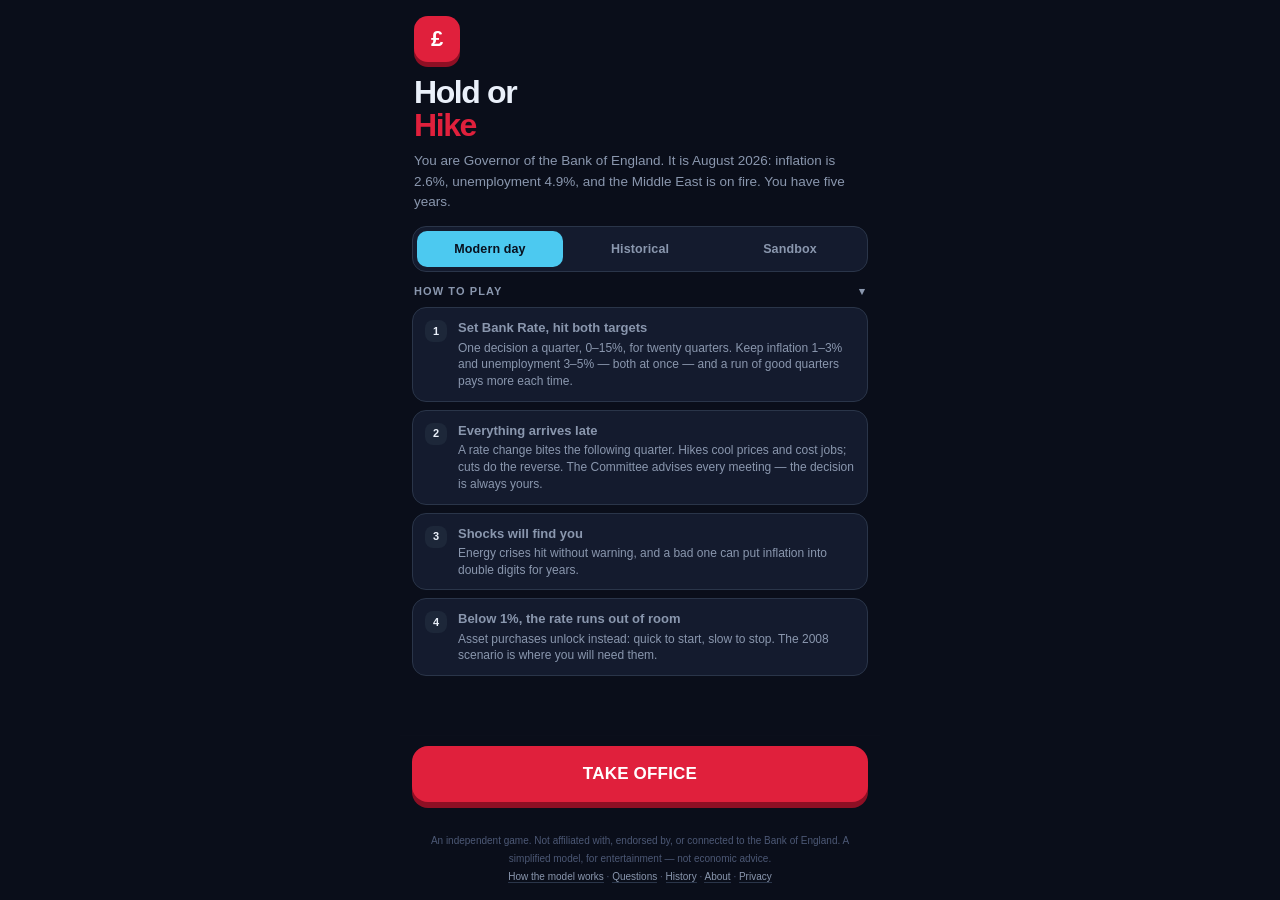
<file: index.html>
<!DOCTYPE html>
<html lang="en-GB">
<head>
<meta charset="utf-8">
<meta name="viewport" content="width=device-width, initial-scale=1, viewport-fit=cover">
<title>Hold or Hike — a UK interest rate game</title>
<meta name="description" content="Twenty quarters. Two targets. Set UK Bank Rate, survive the shocks, keep your job.">
<meta name="theme-color" content="#0A0E1A">
<script async src="https://pagead2.googlesyndication.com/pagead/js/adsbygoogle.js?client=ca-pub-8246785320309196" crossorigin="anonymous"></script>
<link rel="canonical" href="https://holdorhike.com/">
<link rel="icon" href="data:image/svg+xml,%3Csvg xmlns='http://www.w3.org/2000/svg' viewBox='0 0 64 64'%3E%3Crect width='64' height='64' rx='14' fill='%23E0203C'/%3E%3Ctext x='32' y='45' font-family='Georgia,serif' font-size='40' font-weight='bold' text-anchor='middle' fill='white'%3E%C2%A3%3C/text%3E%3C/svg%3E">
<link rel="apple-touch-icon" href="https://holdorhike.com/apple-touch-icon.png">
<meta property="og:type" content="website">
<meta property="og:site_name" content="Hold or Hike">
<meta property="og:title" content="Hold or Hike — a UK interest rate game">
<meta property="og:description" content="Twenty quarters. Two targets. Set UK Bank Rate, survive the shocks, keep your job.">
<meta property="og:url" content="https://holdorhike.com/">
<meta property="og:image" content="https://holdorhike.com/share.png">
<meta property="og:image:width" content="1200">
<meta property="og:image:height" content="630">
<meta name="twitter:card" content="summary_large_image">
<meta name="twitter:title" content="Hold or Hike — a UK interest rate game">
<meta name="twitter:description" content="Can you keep inflation and unemployment on target for five years?">
<meta name="twitter:image" content="https://holdorhike.com/share.png">
<!--
  Advertising: fill in the ADS object near the top of the script below with your
  AdSense publisher ID and the three slot IDs. Nothing external loads until you do.
-->
<style>
  /* Single-theme arcade screen: painted explicitly so it holds on any host. */
  :root{
    --bg:#0A0E1A; --panel:#141B2E; --raised:#1D2739; --line:#2A3549;
    --ink:#EAF0FA; --muted:#8A97AE;
    --good:#3DDC97; --warn:#FFC145; --bad:#FF5D5D;
    --infl:#4CC9F0; --unemp:#FFA45B;
    --cta:#E0203C;
    --r:18px;
  }
  *{box-sizing:border-box}
  html,body{margin:0;padding:0;height:100%}
  body{
    background:var(--bg); color:var(--ink);
    font:16px/1.4 -apple-system,BlinkMacSystemFont,"Segoe UI",Roboto,Helvetica,Arial,sans-serif;
    -webkit-text-size-adjust:100%; -webkit-tap-highlight-color:transparent;
    overflow-x:hidden;
  }
  .app{max-width:480px;margin:0 auto;min-height:100%;display:flex;flex-direction:column;
    padding:calc(env(safe-area-inset-top) + 10px) 12px 0;gap:10px}

  /* ---- HUD ---- */
  .hud{display:flex;align-items:center;gap:10px}
  .term{flex:1 1 auto;min-width:0}
  .term .q{font-size:15px;font-weight:800;letter-spacing:-.2px}
  .term .sub{font-size:11px;color:var(--muted);text-transform:uppercase;letter-spacing:1px}
  .score{position:relative;background:var(--panel);border:1px solid var(--line);border-radius:999px;
    padding:6px 14px;display:flex;align-items:baseline;gap:4px;flex:0 0 auto}
  .score b{font-size:20px;font-weight:900;font-variant-numeric:tabular-nums;line-height:1}
  .score i{font-style:normal;font-size:10px;color:var(--muted);text-transform:uppercase;letter-spacing:1px}
  .pop{position:absolute;left:50%;top:-2px;transform:translateX(-50%);font-weight:900;font-size:15px;
    pointer-events:none;animation:rise 1s ease-out forwards}
  .pop.up{color:var(--good)} .pop.dn{color:var(--bad)}
  @keyframes rise{to{transform:translate(-50%,-26px);opacity:0}}
  .icon-btn{flex:0 0 auto;width:40px;height:40px;border-radius:12px;background:var(--panel);
    border:1px solid var(--line);color:var(--muted);font-size:15px;display:grid;place-items:center;
    cursor:pointer;padding:0}
  .icon-btn.confirm{color:var(--bad);border-color:var(--bad)}

  .dots{display:flex;gap:3px}
  .dot{flex:1 1 0;height:4px;border-radius:2px;background:var(--line)}
  .dot.hit{background:var(--good)} .dot.miss{background:var(--bad)} .dot.now{background:var(--ink)}

  /* ---- Stat tiles ---- */
  .tiles{display:grid;grid-template-columns:1fr 1fr;gap:10px}
  .tile{background:var(--panel);border:1px solid var(--line);border-radius:var(--r);
    padding:12px 12px 10px;position:relative;overflow:hidden;
    transition:border-color .3s,background .3s}
  .tile.out{border-color:var(--bad);background:linear-gradient(180deg,rgba(255,93,93,.14),var(--panel) 60%)}
  .tile .lbl{font-size:10px;font-weight:700;text-transform:uppercase;letter-spacing:1.1px;color:var(--muted);
    display:flex;align-items:center;gap:5px}
  .swatch{width:8px;height:8px;border-radius:50%;display:inline-block}
  .big{font-size:38px;font-weight:900;line-height:1;letter-spacing:-1.5px;font-variant-numeric:tabular-nums;
    margin:6px 0 2px;display:flex;align-items:baseline;gap:2px}
  .big em{font-style:normal;font-size:17px;font-weight:800;color:var(--muted)}
  .big .arrow{font-size:15px;margin-left:auto;font-weight:800}
  .up{color:var(--bad)} .down{color:var(--good)} .flat{color:var(--muted)}
  .spark{width:100%;height:42px;display:block;margin:4px 0 7px}
  .strip{position:relative;height:7px;border-radius:4px;background:var(--raised);overflow:hidden}
  .strip .zone{position:absolute;top:0;bottom:0;background:rgba(61,220,151,.35)}
  .strip .mk{position:absolute;top:-2px;bottom:-2px;width:3px;border-radius:2px;background:var(--ink);
    transition:left .45s cubic-bezier(.3,.7,.3,1)}
  .strip .mk.bad{background:var(--bad)}
  .tgt{font-size:10px;color:var(--muted);margin-top:5px;letter-spacing:.3px}

  /* ---- Event card ---- */
  .event{background:var(--panel);border:1px solid var(--line);border-radius:var(--r);
    padding:12px;display:flex;flex-wrap:wrap;gap:11px;align-items:center;min-height:74px}
  .event .em{font-size:28px;line-height:1;flex:0 0 auto}
  .event .h{display:block;font-weight:800;font-size:14px;margin-bottom:3px}
  .event .p{display:block;font-size:12px;color:var(--muted);line-height:1.35}
  .event.warn{border-color:var(--warn);background:linear-gradient(180deg,rgba(255,193,69,.14),var(--panel) 70%)}
  .event.warn .h{color:var(--warn)}
  .event.bad{border-color:var(--bad);background:linear-gradient(180deg,rgba(255,93,93,.18),var(--panel) 70%);
    animation:pulse .7s ease-out}
  .event.bad .h{color:var(--bad)}
  @keyframes pulse{0%{box-shadow:0 0 0 0 rgba(255,93,93,.6)}100%{box-shadow:0 0 0 16px rgba(255,93,93,0)}}
  @keyframes shake{10%,90%{transform:translateX(-2px)}30%,70%{transform:translateX(3px)}50%{transform:translateX(-3px)}}
  .shake{animation:shake .4s ease-in-out}
  @keyframes goodflash{0%{box-shadow:0 0 0 0 rgba(61,220,151,.55);border-color:var(--good)}
    100%{box-shadow:0 0 0 14px rgba(61,220,151,0);border-color:var(--line)}}
  .tile.flash-good{animation:goodflash .7s ease-out}

  /* ---- Committee ---- */
  .vote{flex:1 0 100%;display:flex;align-items:center;gap:9px;font-size:12px;color:var(--muted);
    border-top:1px solid var(--line);padding-top:9px}
  .vote .tally{font-weight:900;font-size:12px;font-variant-numeric:tabular-nums;color:var(--ink);
    background:var(--line);border-radius:7px;padding:3px 8px;flex:0 0 auto}
  .vote.won .tally{background:rgba(61,220,151,.22);color:var(--good)}
  .vote.lost{color:var(--warn)}
  .vote.lost .tally{background:rgba(255,193,69,.22);color:var(--warn)}

  /* ---- Dock ---- */
  .dock{position:sticky;bottom:0;margin:auto -12px 0;padding:10px 12px calc(10px + env(safe-area-inset-bottom));
    background:var(--bg);z-index:5}
  .dock::before{content:"";position:absolute;left:0;right:0;top:-20px;height:20px;
    background:linear-gradient(180deg,rgba(10,14,26,0),var(--bg));pointer-events:none}
  .rateline{display:flex;align-items:baseline;margin-bottom:4px}
  .rateline .l{font-size:11px;font-weight:700;text-transform:uppercase;letter-spacing:1.1px;color:var(--muted)}
  .rateline .v{margin-left:auto;font-size:30px;font-weight:900;line-height:1;letter-spacing:-1px;
    font-variant-numeric:tabular-nums}
  .row{display:flex;align-items:center;gap:9px}
  .step{flex:0 0 auto;width:52px;height:52px;border-radius:16px;background:var(--raised);
    border:1px solid var(--line);color:var(--ink);font-size:26px;font-weight:800;line-height:1;
    display:grid;place-items:center;cursor:pointer;padding:0;touch-action:manipulation;
    -webkit-user-select:none;user-select:none}
  .step:disabled{opacity:.3}
  .step:active{transform:scale(.94)}
  input[type=range]{flex:1 1 auto;min-width:0;height:52px;margin:0;background:transparent;
    -webkit-appearance:none;appearance:none;touch-action:pan-y}
  input[type=range]:focus-visible{outline:2px solid var(--infl);outline-offset:4px;border-radius:8px}
  input[type=range]::-webkit-slider-runnable-track{height:10px;border-radius:6px;
    background:linear-gradient(90deg,var(--infl),var(--warn),var(--bad))}
  input[type=range]::-moz-range-track{height:10px;border-radius:6px;
    background:linear-gradient(90deg,var(--infl),var(--warn),var(--bad))}
  input[type=range]::-webkit-slider-thumb{-webkit-appearance:none;width:32px;height:32px;border-radius:50%;
    background:#fff;border:4px solid var(--cta);margin-top:-11px;cursor:pointer;
    box-shadow:0 2px 10px rgba(0,0,0,.5)}
  input[type=range]::-moz-range-thumb{width:28px;height:28px;border-radius:50%;
    background:#fff;border:4px solid var(--cta);cursor:pointer}
  .hint{font-size:11px;color:var(--muted);min-height:16px;margin:3px 2px 7px}
  .hint.coach{color:var(--infl)}
  .go{width:100%;min-height:56px;border:0;border-radius:16px;background:var(--cta);color:#fff;
    font:inherit;font-size:17px;font-weight:900;letter-spacing:.2px;cursor:pointer;
    touch-action:manipulation;box-shadow:0 6px 0 #8E0F24}
  .go:active{transform:translateY(3px);box-shadow:0 3px 0 #8E0F24}

  /* ---- Crisis takeover ---- */
  .alert{position:fixed;inset:0;z-index:50;display:grid;place-items:center;padding:24px;
    background:radial-gradient(120% 90% at 50% 40%,rgba(224,32,60,.42),rgba(10,14,26,.94) 70%);
    backdrop-filter:blur(3px);-webkit-backdrop-filter:blur(3px);cursor:pointer;
    animation:wash .18s ease-out}
  @keyframes wash{from{opacity:0}to{opacity:1}}
  .alertbox{max-width:420px;text-align:center;animation:slam .22s cubic-bezier(.2,1.4,.4,1)}
  @keyframes slam{from{transform:scale(1.45);opacity:0}to{transform:scale(1);opacity:1}}
  .ribbon{display:inline-block;background:var(--bad);color:#25060A;font-size:11px;font-weight:900;
    letter-spacing:2.5px;padding:5px 12px;border-radius:6px;margin-bottom:16px}
  .ae{font-size:72px;line-height:1;margin-bottom:12px}
  .alert h2{margin:0 0 10px;font-size:30px;line-height:1.05;font-weight:900;letter-spacing:-1px;
    color:#fff;text-wrap:balance}
  .alert p{margin:0;font-size:14px;line-height:1.5;color:#FFC9C2}
  .tapon{margin-top:22px;font-size:10px;letter-spacing:2px;text-transform:uppercase;color:#8A97AE}
  /* The letter asks you to choose, so this variant must not dismiss on tap */
  .alert.choose{cursor:default}
  .choices{display:flex;flex-direction:column;gap:8px;margin-top:20px;text-align:left}
  .choices button{padding:12px 14px;border-radius:14px;border:1px solid rgba(255,255,255,.22);
    background:rgba(255,255,255,.06);color:#fff;font-family:inherit;font-size:13.5px;
    font-weight:800;cursor:pointer;text-align:left;line-height:1.35}
  .choices button:active{transform:scale(.985)}
  .choices button span{display:block;font-size:11.5px;font-weight:600;color:#FFC9C2;margin-top:3px}

  /* ---- Asset purchases and guidance ---- */
  .qe{margin-top:10px;padding-top:10px;border-top:1px solid var(--line)}
  .qe .v{color:var(--good)}
  /* Locked, not hidden: you should always know the second lever is there, and
     what has to happen before you can reach it. */
  .qe.locked{opacity:.55}
  .qe.locked .row,.qe.locked .hint{display:none}
  .qe.locked .rateline{margin-bottom:0}
  .qe.locked .v{color:var(--muted);font-size:12px;font-weight:700;letter-spacing:0}
  .qe input[type=range]:disabled,.qe .step:disabled{cursor:default}

  .app.quake{animation:quake .45s cubic-bezier(.36,.07,.19,.97)}
  @keyframes quake{10%,90%{transform:translate(-2px,1px)}20%,80%{transform:translate(4px,-2px)}
    30%,50%,70%{transform:translate(-6px,2px)}40%,60%{transform:translate(6px,-1px)}}
  .vignette{position:fixed;inset:0;z-index:40;pointer-events:none;
    box-shadow:inset 0 0 90px 20px rgba(255,93,93,.55);animation:vig .55s ease-out forwards}
  @keyframes vig{to{opacity:0}}
  @media (prefers-reduced-motion:reduce){
    .alertbox,.alert{animation:none}
    .app.quake{animation:none}
  }

  /* ---- Streak meter ---- */
  .streak{display:flex;align-items:baseline;gap:4px;flex:0 0 auto;border-radius:999px;
    padding:6px 12px;background:rgba(61,220,151,.14);border:1px solid rgba(61,220,151,.45);
    transition:box-shadow .3s,background .3s}
  .streak b{font-size:15px;font-weight:900;color:var(--good);font-variant-numeric:tabular-nums;line-height:1}
  .streak i{font-style:normal;font-size:10px;font-weight:800;color:var(--good);opacity:.8}
  .streak.hot{background:rgba(61,220,151,.22);box-shadow:0 0 14px rgba(61,220,151,.45)}
  .streak.blaze{background:rgba(255,193,69,.22);border-color:var(--warn);
    box-shadow:0 0 20px rgba(255,193,69,.55)}
  .streak.blaze b,.streak.blaze i{color:var(--warn)}
  .streak.broken{background:rgba(255,93,93,.2);border-color:var(--bad);animation:shake .4s ease-in-out}
  .streak.broken b,.streak.broken i{color:var(--bad)}

  /* ---- Career + medals ---- */
  .career{background:var(--panel);border:1px solid var(--line);border-radius:14px;padding:10px 12px;
    margin-bottom:12px}
  .cstats{font-size:10.5px;font-weight:800;text-transform:uppercase;letter-spacing:1.1px;
    color:var(--muted)}
  .cstats b{color:var(--ink)}
  .diag{background:var(--raised);border-left:3px solid var(--infl);border-radius:0 12px 12px 0;
    padding:11px 13px;margin-bottom:10px}
  .diag b{display:block;font-size:14px;margin-bottom:3px}
  .diag span{font-size:12.5px;color:var(--muted);line-height:1.45}
  .nm.quiet{background:var(--raised);border-color:var(--line);animation:none}
  .nm.quiet .tag{display:none}
  #best{margin-bottom:10px}
  .newmedals{display:flex;flex-direction:column;gap:7px;margin-bottom:12px}
  .nm{display:flex;align-items:center;gap:10px;background:rgba(61,220,151,.12);
    border:1px solid rgba(61,220,151,.5);border-radius:13px;padding:9px 11px;animation:pulse .8s ease-out}
  .nm .e{font-size:22px;line-height:1}
  .nm b{display:block;font-size:13.5px}
  .nm span span{font-size:11px;color:var(--muted)}
  .nm .tag{margin-left:auto;font-size:9px;font-weight:900;letter-spacing:1px;color:var(--good);
    border:1px solid rgba(61,220,151,.5);border-radius:6px;padding:2px 6px}

  /* ---- Term story chart ---- */
  .story{width:100%;height:196px;display:block;margin-bottom:6px}
  .storykey{display:flex;gap:12px;flex-wrap:wrap;font-size:10.5px;color:var(--muted);margin-bottom:14px}
  .storykey .sw{width:8px;height:8px;border-radius:50%;display:inline-block;margin-right:5px}
  .storykey .bandkey::before{content:"";display:inline-block;width:10px;height:8px;margin-right:5px;
    border-radius:2px;background:rgba(61,220,151,.35)}

  /* ---- Share ---- */
  .sharecard{background:var(--bg);border:1px solid var(--line);border-radius:14px;
    padding:11px 12px;margin:0 0 10px;font-size:13px;line-height:1.55;
    font-variant-numeric:tabular-nums;white-space:pre-wrap;word-break:break-word;color:var(--muted)}
  .sharecard b{display:block;color:var(--ink);font-weight:800;font-size:13.5px}
  .sharecard .grid{display:block;font-size:17px;letter-spacing:2px;line-height:1.35;margin:6px 0 4px}
  .go.share{background:var(--good);color:#06281A;box-shadow:0 6px 0 #1E9C68}
  .go.share:active{box-shadow:0 3px 0 #1E9C68}
  .go.share.done{background:var(--raised);color:var(--good);box-shadow:0 6px 0 var(--line)}
  #shareFallback{width:100%;height:118px;margin-top:9px;border-radius:12px;border:1px solid var(--line);
    background:var(--bg);color:var(--ink);font:13px/1.5 inherit;padding:10px;resize:none}

  /* ---- Intro ---- */
  #intro.screen{flex:1 1 auto;display:flex;flex-direction:column}
  .titleblock{padding:6px 2px 14px}
  .crest{width:46px;height:46px;border-radius:14px;background:var(--cta);display:grid;place-items:center;
    font-size:22px;font-weight:900;color:#fff;margin-bottom:14px;box-shadow:0 5px 0 #8E0F24}
  #intro h1{margin:0;font-size:32px;line-height:1.02;font-weight:900;letter-spacing:-1.4px;text-wrap:balance}
  #intro h1 span{color:var(--cta)}
  .standfirst{margin:10px 0 0;font-size:13.5px;line-height:1.5;color:var(--muted);max-width:34em}
  .ghead{display:flex;align-items:center;width:100%;background:none;border:0;color:var(--muted);
    font:inherit;font-size:11px;font-weight:800;text-transform:uppercase;letter-spacing:1.1px;
    padding:2px 2px 8px;cursor:pointer}
  .ghead .chev{margin-left:auto;transition:transform .2s}
  #howto.collapsed .chev{transform:rotate(-90deg)}
  #howto.collapsed .guide{display:none}
  #howto{margin-bottom:12px}
  .guide{list-style:none;margin:0;padding:0;display:flex;flex-direction:column;gap:8px}
  .guide li{display:flex;gap:11px;align-items:flex-start;background:var(--panel);
    border:1px solid var(--line);border-radius:14px;padding:11px 12px}
  .guide .n{flex:0 0 auto;width:22px;height:22px;border-radius:8px;background:var(--raised);
    color:var(--ink);font-size:11px;font-weight:900;display:grid;place-items:center;margin-top:1px}
  .guide b{display:block;font-size:13px;margin-bottom:2px}
  .guide span span,.guide li>span:last-child{font-size:12px;color:var(--muted);line-height:1.4}

  /* ---- Growth tile ---- */
  /* Spans both columns: growth is a consequence rather than a target, so it sits
     below the two scored tiles — but it gets the same graph, at the same height,
     because a single number cannot show the shape of a slump. */
  .tile.wide{grid-column:1 / -1}
  .tile.wide .big{font-size:30px;margin-bottom:0}
  .tile.wide .big em{font-size:14px}
  .tile.wide .lbl .scar{margin-left:auto;letter-spacing:.6px;color:var(--bad);text-transform:none}
  .tile.wide .lbl .scar b{font-size:11px}
  #gVal.neg{color:var(--bad)} #gVal.pos{color:var(--good)}

  .freshlink{display:block;width:100%;margin-top:9px;padding:10px;border:0;background:none;
    color:var(--muted);font-family:inherit;font-size:12.5px;font-weight:700;cursor:pointer;
    text-decoration:underline}

  /* ---- Mode picker ---- */
  .modes{display:flex;gap:4px;margin:0 0 10px;padding:4px;background:var(--panel);
    border:1px solid var(--line);border-radius:14px}
  .modes button{flex:1 1 0;min-width:0;padding:11px 4px;border:0;border-radius:10px;
    background:transparent;color:var(--muted);font-family:inherit;font-size:12.5px;
    font-weight:800;letter-spacing:.01em;cursor:pointer}
  .modes button[aria-selected=true]{background:var(--infl);color:#08111F}
  .scens{display:flex;flex-direction:column;gap:8px;margin:0 0 12px}
  .scens .sc{background:var(--panel);border:1px solid var(--line);border-radius:14px;
    padding:11px 12px;cursor:pointer}
  .scens .sc[aria-pressed=true]{border-color:var(--infl);background:var(--raised)}
  .scens .sc .yr{font-size:14px;font-weight:900;color:var(--ink)}
  .scens .sc .nm2{font-size:12.5px;font-weight:700;color:var(--ink);opacity:.85}
  .scens .sc .bl{display:block;font-size:11.5px;color:var(--muted);margin-top:3px;
    font-variant-numeric:tabular-nums}
  .scens .sc .more{display:none;font-size:12px;color:var(--muted);line-height:1.45;margin-top:8px}
  .scens .sc[aria-pressed=true] .more{display:block}
  .scens .sc .more a{color:var(--infl);font-weight:700;text-decoration:none;
    display:inline-block;margin-top:6px}

  /* ---- Sandbox setup ---- */
  .sbox{display:flex;flex-direction:column;gap:6px;margin:0 0 12px}
  .sbox label{display:block;background:var(--panel);border:1px solid var(--line);
    border-radius:14px;padding:9px 12px 0;font-size:13px;font-weight:700}
  .sbox label b{float:right;font-variant-numeric:tabular-nums;color:var(--infl)}
  .sbox input[type=range]{display:block;width:100%;height:44px}
  .sbox .chk{padding:12px;font-weight:600;color:var(--muted);display:flex;gap:10px;align-items:center}
  .sbox .chk input{width:20px;height:20px;accent-color:var(--infl);flex:0 0 auto}
  .sbox .note{margin:2px 2px 0;font-size:11.5px;line-height:1.45;color:var(--muted)}

  /* ---- Tip jar ---- */
  .tipbtn{display:block;margin-top:9px;padding:13px 12px;border-radius:14px;
    border:1px solid var(--line);background:var(--raised);color:var(--muted);
    font-size:14px;font-weight:700;text-align:center;text-decoration:none}
  .tipbtn:active{background:var(--line)}

  /* ---- Ads ---- */
  .adwrap{margin-bottom:28px}
  .adlabel{font-size:9px;letter-spacing:1.6px;text-transform:uppercase;color:#4C5875;
    margin-bottom:5px;text-align:center}
  .dock{border-top:1px solid var(--line)}
  .ad-slot.live{border:0;padding:0;display:block}
  .ad-slot{min-height:64px;border:1px dashed var(--line);border-radius:14px;display:grid;place-items:center;
    color:#4C5875;font-size:10px;letter-spacing:1.6px;text-transform:uppercase;padding:8px}

  /* ---- Results ---- */
  .sheet{background:var(--panel);border:1px solid var(--line);border-radius:var(--r);padding:16px}
  .sheet .medal{font-size:40px;line-height:1}
  .sheet h2{margin:6px 0 4px;font-size:21px;letter-spacing:-.4px}
  .sheet .say{font-size:13px;color:var(--muted);margin-bottom:14px;line-height:1.45}
  .ln{display:flex;justify-content:space-between;gap:10px;font-size:13px;padding:7px 0;
    border-bottom:1px solid var(--line)}
  .ln .v{font-variant-numeric:tabular-nums;font-weight:700;flex:0 0 auto}
  .ln.total{border-bottom:0;font-size:16px;font-weight:900;padding-top:10px}
  .pos{color:var(--good)} .neg{color:var(--bad)}
  #game.screen{flex:1 1 auto;display:flex;flex-direction:column}
  .hide{display:none !important}
  footer{font-size:10px;color:#4C5875;text-align:center;padding:10px 0 14px;line-height:1.8}
  footer a{color:#8A97AE;text-decoration:none;border-bottom:1px solid var(--line)}
  footer a:hover{color:var(--ink)}
  @media (prefers-reduced-motion:reduce){*{animation:none !important;transition:none !important}}

  @media (max-height:680px){
    .big{font-size:32px} .spark{height:30px} .event{min-height:64px;padding:10px}
    .ad-slot{min-height:52px} .app{gap:8px}
  }
  @media (max-width:340px){
    .big{font-size:30px} .step{width:46px;height:46px}
  }
</style>
</head>
<body>
<div class="app">

  <div id="intro" class="screen">
    <div class="titleblock">
      <div class="crest">£</div>
      <h1>Hold or<br><span>Hike</span></h1>
      <p class="standfirst">You are Governor of the Bank of England. It is August 2026:
        inflation is 2.6%, unemployment 4.9%, and the Middle East is on fire.
        You have five years.</p>
    </div>

    <div class="career hide" id="career">
      <div class="cstats" id="cstats"></div>
    </div>

    <div class="modes" id="modes" role="tablist">
      <button role="tab" data-mode="modern" id="mModern">Modern day</button>
      <button role="tab" data-mode="hist"   id="mHist">Historical</button>
      <button role="tab" data-mode="sandbox" id="mSand">Sandbox</button>
    </div>

    <!-- Scenario list, shown when the Historical tab is active -->
    <div class="scens hide" id="scens"></div>

    <div id="howto">
      <button class="ghead" id="ghead" aria-expanded="true" aria-controls="ghowto">How to play<span class="chev">▾</span></button>
      <ol class="guide" id="ghowto">
      <li><span class="n">1</span><span><b>Set Bank Rate, hit both targets</b>
        One decision a quarter, 0–15%, for twenty quarters. Keep inflation 1–3% and
        unemployment 3–5% — both at once — and a run of good quarters pays more each time.</span></li>
      <li><span class="n">2</span><span><b>Everything arrives late</b>
        A rate change bites the following quarter. Hikes cool prices and cost jobs; cuts do
        the reverse. The Committee advises every meeting — the decision is always yours.</span></li>
      <li><span class="n">3</span><span><b>Shocks will find you</b>
        Energy crises hit without warning, and a bad one can put inflation into
        double digits for years.</span></li>
      <li><span class="n">4</span><span><b>Below 1%, the rate runs out of room</b>
        Asset purchases unlock instead: quick to start, slow to stop. The 2008 scenario
        is where you will need them.</span></li>
      </ol>
    </div>

    <!-- Sandbox setup, shown in place of the guide when ?sandbox is set -->
    <div class="sbox hide" id="sbox">
      <label>Starting inflation <b id="sbIv">12.0%</b>
        <input type="range" id="sbI" min="-2" max="25" step="0.5" value="12"></label>
      <label>Starting unemployment <b id="sbUv">4.9%</b>
        <input type="range" id="sbU" min="2" max="18" step="0.1" value="4.9"></label>
      <label>Starting Bank Rate <b id="sbRv">5.00%</b>
        <input type="range" id="sbR" min="0" max="20" step="0.25" value="5"></label>
      <label class="chk"><input type="checkbox" id="sbNo"> No energy shocks — just your policy</label>
      <p class="note">Sandbox terms are unranked: no medals, no career record, no
        personal best. The neutral rate stays hidden, as it always is.</p>
    </div>

    <!-- ===== AD SLOT (pre-game) ===== -->
    <div class="ad-slot" id="adIntro" data-ad="intro">Advertisement</div>

    <div class="dock"><button class="go" id="start">TAKE OFFICE</button></div>
    <button class="freshlink hide" id="freshLink">Start a fresh career instead</button>
  </div>

  <div class="hud hide" id="hud">
    <div class="term">
      <div class="q" id="qName">Q3 2026</div>
      <div class="sub" id="qNum">Quarter 1 of 20</div>
    </div>
    <div class="streak hide" id="streak" aria-live="polite"><b id="streakN">×2</b><i id="streakP">+2</i></div>
    <div class="score"><b id="score">0</b><i>pts</i></div>
    <button class="icon-btn" id="mute" title="Sound on/off" aria-label="Sound on/off">🔊</button>
    <button class="icon-btn" id="restart" title="Restart" aria-label="Restart">↻</button>
  </div>

  <div class="dots hide" id="dots" aria-hidden="true"></div>

  <div id="game" class="screen hide">
    <div class="tiles" style="margin-bottom:10px">
      <div class="tile" id="tileI">
        <div class="lbl"><span class="swatch" style="background:var(--infl)"></span> Inflation</div>
        <div class="big"><span id="iVal">2.6</span><em>%</em><span class="arrow flat" id="iArr">→</span></div>
        <canvas class="spark" id="sparkI"></canvas>
        <div class="strip"><span class="zone" id="iZone"></span><span class="mk" id="iMk"></span></div>
        <div class="tgt">Target 1–3%</div>
      </div>
      <div class="tile" id="tileU">
        <div class="lbl"><span class="swatch" style="background:var(--unemp)"></span> Jobless</div>
        <div class="big"><span id="uVal">4.9</span><em>%</em><span class="arrow flat" id="uArr">→</span></div>
        <canvas class="spark" id="sparkU"></canvas>
        <div class="strip"><span class="zone" id="uZone"></span><span class="mk" id="uMk"></span></div>
        <div class="tgt">Goal 3–5%</div>
      </div>
      <div class="tile wide" id="tileG">
        <div class="lbl"><span class="swatch" id="gSwatch" style="background:var(--good)"></span> Growth
          <span class="scar hide" id="scarBox">Lasting damage <b id="scarVal">0.0</b>pp</span></div>
        <div class="big"><span id="gVal">+1.5</span><em>% a year</em></div>
        <canvas class="spark" id="sparkG"></canvas>
        <div class="tgt">Not scored — but it drives the other two</div>
      </div>
    </div>

    <div class="event" id="event" aria-live="polite" style="margin-bottom:10px">
      <span class="em" id="evEmoji">🏦</span>
      <span><span class="h" id="evTitle">Your first meeting</span>
      <span class="p" id="evText">Inflation is 2.6% and drifting. Set Bank Rate — the Committee advises, you decide.</span></span>
      <div class="vote" id="vote" aria-live="polite">
        <span class="tally" id="voteTally">MPC</span>
        <span id="voteText">Eight other members advise. The decision is yours.</span>
      </div>
    </div>

    <!-- ===== AD SLOT (banner) =====
         Kept well clear of the dock button: an advert adjacent to the primary
         action invites accidental clicks and breaches AdSense placement policy. -->
    <div class="adwrap">
      <div class="adlabel">Advertisement</div>
      <div class="ad-slot" id="adTop" data-ad="banner"></div>
    </div>

    <div class="dock">
      <div class="rateline"><span class="l">Bank Rate</span><span class="v" id="rateVal">3.75%</span></div>
      <div class="row">
        <button class="step" id="down" aria-label="Cut by 0.25">−</button>
        <input type="range" id="rate" min="0" max="15" step="0.25" value="3.75" aria-label="Bank Rate">
        <button class="step" id="up" aria-label="Raise by 0.25">+</button>
      </div>
      <div class="hint" id="hint">Holding at 3.75%</div>

      <!-- Asset purchases: only appears once Bank Rate has run out of room -->
      <div class="qe locked" id="qeRow">
        <div class="rateline"><span class="l">Asset purchases</span><span class="v" id="qeVal">£0bn</span></div>
        <div class="row">
          <button class="step" id="qeDown" aria-label="Buy less, or sell">−</button>
          <input type="range" id="qeBuy" min="-25" max="75" step="25" value="0" aria-label="Asset purchases this quarter">
          <button class="step" id="qeUp" aria-label="Buy more">+</button>
        </div>
        <div class="hint" id="qeHint">Effective rate 0.50%</div>
      </div>

      <button class="go" id="go">SET RATE &amp; ADVANCE</button>
    </div>
  </div>

  <div id="end" class="hide">
    <div class="sheet">
      <canvas id="story" class="story" aria-label="Inflation and unemployment across your term"></canvas>
      <div class="storykey"><span><i class="sw" style="background:var(--infl)"></i>Inflation</span>
        <span><i class="sw" style="background:var(--unemp)"></i>Unemployment</span>
        <span class="bandkey">Target band</span></div>
      <div class="diag hide" id="versus" style="border-left-color:var(--unemp)"></div>
      <div class="diag" id="diag"></div>
      <div class="nm hide" id="best"></div>
      <div class="newmedals hide" id="newMedals"></div>
      <div class="medal" id="medal">🎖️</div>
      <h2 id="rating">—</h2>
      <div class="say" id="say"></div>
      <div id="lines"></div>
      <!-- ===== AD SLOT (results) ===== -->
      <div class="ad-slot" id="adResults" data-ad="results" style="margin:14px 0 12px">Advertisement</div>
      <div class="sharecard" id="shareCard" aria-hidden="true"></div>
      <button class="go share" id="share">SHARE RESULT</button>
      <button class="go" id="again" style="margin-top:9px">PLAY AGAIN</button>
      <a class="tipbtn hide" id="tip" target="_blank" rel="noopener">☕ Buy me a coffee</a>
      <textarea id="shareFallback" class="hide" readonly aria-label="Your result, ready to copy"></textarea>
    </div>
  </div>

  <div class="alert hide" id="alert" role="alertdialog" aria-live="assertive" aria-label="Breaking news">
    <div class="alertbox">
      <div class="ribbon" id="alertRibbon">BREAKING</div>
      <div class="ae" id="alertEmoji">💥</div>
      <h2 id="alertTitle">WAR IN THE GULF</h2>
      <p id="alertText"></p>
      <div class="choices hide" id="alertChoices"></div>
      <div class="tapon" id="alertTap">Tap to continue</div>
    </div>
  </div>

  <footer>An independent game. Not affiliated with, endorsed by, or connected to the
    Bank of England. A simplified model, for entertainment — not economic advice.<br>
    <a href="how-it-works.html">How the model works</a> · <a href="faq.html">Questions</a> ·
    <a href="history.html">History</a> · <a href="about.html">About</a> ·
    <a href="privacy.html">Privacy</a></footer>
</div>

<script>
(function(){
  "use strict";

  // ---------- Advertising ----------
  // Leave `client` empty and the slots stay inert placeholders — no external
  // requests. Fill it in with your ca-pub-XXXX id plus the three slot ids and
  // the same containers become live AdSense units. Their heights are already
  // reserved in CSS, so filling them in causes no layout shift.
  var ADS = { client: "ca-pub-8246785320309196", slots: { intro: "", banner: "", results: "" } };

  // Google Analytics 4. Empty id = nothing loads and no cookies are set.
  // Filling it in also obliges the consent banner and the privacy policy text.
  var GA = { id: "" };

  // Tip jar. Empty url = the button and footer link stay hidden.
  var TIP = { url: "https://buymeacoffee.com/holdorhike" };
  function initGA(){
    if (!GA.id) return;
    var sc = document.createElement("script");
    sc.async = true;
    sc.src = "https://www.googletagmanager.com/gtag/js?id=" + GA.id;
    document.head.appendChild(sc);
    window.dataLayer = window.dataLayer || [];
    window.gtag = function(){ window.dataLayer.push(arguments); };
    window.gtag("js", new Date());
    window.gtag("config", GA.id);
  }
  function track(name, params){
    if (!GA.id || !window.gtag) return;
    try { window.gtag("event", name, params || {}); } catch(e){}
  }

  // The loader itself is a static tag in <head>, not injected here: Google's
  // verification crawler reads the served HTML and does not run our JavaScript,
  // so a script appended at runtime is invisible to it. This only fills the
  // reserved boxes with ad units, and only once real slot ids exist.
  function initAds(){
    var boxes = document.querySelectorAll("[data-ad]");
    for (var i=0;i<boxes.length;i++){
      var box = boxes[i], slot = ADS.slots[box.getAttribute("data-ad")];
      // No slot yet — hide the reserved space rather than show visitors an
      // empty dashed box labelled "Advertisement".
      if (!slot || !ADS.client){
        var wrap = box.closest(".adwrap") || box;
        wrap.style.display = "none";
        continue;
      }
      box.textContent = "";
      box.classList.add("live");
      var ins = document.createElement("ins");
      ins.className = "adsbygoogle";
      ins.style.display = "block";
      ins.setAttribute("data-ad-client", ADS.client);
      ins.setAttribute("data-ad-slot", slot);
      ins.setAttribute("data-ad-format", "auto");
      ins.setAttribute("data-full-width-responsive", "true");
      box.appendChild(ins);
      try { (window.adsbygoogle = window.adsbygoogle || []).push({}); } catch(e){}
    }
  }

  // ---------- Calibration (August 2026) ----------
  var START = { rate:3.75, inflation:2.6, unemployment:4.9 };
  var INFL_BAND = { lo:1.0, hi:3.0 };     // 2% +/- 1
  var UNEMP_BAND = { lo:3.0, hi:5.0 };    // 4% +/- 1
  var QUARTERS = 20;
  var CRISIS_CPI = 3.5;
  var START_EXP = 2.3;
  var GLOBAL_RATE = 3.25;                 // hidden: world policy rate at the start
  var NEUTRAL_LEAD = -0.25;               // hidden: UK neutral sits below the world rate
  // Bounds on the hidden rates. These are era-specific — 4.5% is a sensible
  // ceiling for neutral today and nonsense for 1974 — so a scenario overrides them.
  var GLOBAL_BAND = [1.5, 4.75];
  var NEUTRAL_BAND = [0.75, 4.5];
  // How hard the hidden sterling channel can push: sit away from world rates and
  // imported prices move. A currency under real pressure needs a wider bound.
  var IMPORT_CLAMP = 0.5;
  // Normally the rate sterling is judged against *is* the world rate. Under a
  // currency peg the two come apart: what the domestic economy needs and what
  // the peg demands are different numbers, which is the whole 1992 problem.
  // null means "use the world rate", which is every case but that one.
  var PEG_RATE = null;
  // Where unemployment settles with output at potential. Era-specific: the UK's
  // was far higher in the early 1990s than it is today.
  var NATURAL_BASE = 4.4;
  // Scarring. Below a gap of this size nothing permanent happens; beyond it,
  // potential is lost at this rate per quarter and never recovered.
  var SCAR_THRESHOLD = 2.0, SCAR_RATE = 0.02;
  var TREND_GROWTH = 1.5;                 // potential growth, % a year
  // Asset purchases. QE is expressed as a shadow rate: a stock of gilts is
  // worth so many points off the effective policy stance, with diminishing
  // returns, which is how economists actually describe it. £50bn is worth
  // about 0.6pp, £200bn about 1.6pp — in the region of published estimates.
  var QE_UNLOCK = 1.0;                    // Bank Rate at or below this and buying is available
  var QE_BUY_MAX = 75, QE_SELL_MAX = 25;  // £bn a quarter. Buying is fast, unwinding is not.
  var QE_SCALE = 0.75, QE_HALF = 120;      // £200bn ~ 0.74pp, £400bn ~ 1.1pp
  // QE is not simply a rate cut by another name. It works mainly through
  // portfolio balance — supporting asset prices and lending, so output and jobs
  // — and the evidence for its effect on prices is weaker and far less certain.
  // So the inflation side of the model sees only a fraction of the stance the
  // output side does. That asymmetry is the whole reason to have a second lever
  // rather than a differently-labelled first one.
  var QE_INFL_WEIGHT = 0.35;
  var MPC_BIAS = [-0.75,-0.5,-0.25,0,0,0.25,0.5,0.75];
  var RATE_MAX = 15;                      // the Governor may go full Volcker
  var INFL_FLOOR = -5, INFL_CEIL = 25;    // UK CPI peaked at 24.2% in 1975
  var UNEMP_FLOOR = 2, UNEMP_CEIL = 18;   // UK unemployment peaked near 11.9% in 1984
  var MAX_QUARTER_PENALTY = 6;            // a crisis quarter hurts, but never ends the game outright
  // Above the cap the penalty can carry a compressed tail, so a term spent
  // entirely out of band still distinguishes 2pp adrift from 9pp adrift. Zero by
  // default: in the modern game a quarter that bad is rare and the flat cap is
  // the kinder, more legible rule. Scenarios that start in a crisis set it.
  var PENALTY_TAIL = 0;

  // ---------- Career storage ----------
  // Loaded before applyMode() runs: a modern term may inherit from it.
  var STORE = "boeGov.v1";
  function freshCareer(){ return { games:0, bestScore:null, bestStreak:0, crisesSurvived:0, medals:[], sound:true }; }
  function loadCareer(){
    try {
      var raw = localStorage.getItem(STORE);
      if (!raw) return freshCareer();
      var c = JSON.parse(raw);
      if (!c || typeof c !== "object") return freshCareer();
      if (!Array.isArray(c.medals)) c.medals = [];
      return c;
    } catch(e){ return freshCareer(); }
  }
  function saveCareer(){ try { localStorage.setItem(STORE, JSON.stringify(career)); } catch(e){} }
  var career = loadCareer();

  // ---------- Scenarios ----------
  // A scenario replaces the starting conditions and swaps the random shock rolls
  // for a scripted schedule, so everyone plays the same history and results are
  // comparable. Reached with ?scenario=1974; without one the modern game runs
  // exactly as before.
  var SCENARIOS = {
    "1974": {
      key: "1974",
      name: "1974 · The oil embargo",
      heading: "1974<br><span>The oil embargo</span>",
      blurb: "Inflation 12% · Unemployment 2.6% · Bank Rate 12.5%",
      standfirst: "You are Governor of the Bank of England in January 1974. Inflation is 12% and "
        + "climbing, unemployment is 2.6%, Bank Rate is 12.5% and the oil price has just "
        + "quadrupled. This is what actually happened. See if you can do better.",
      startYear: 1974, startQ: 1,
      start: { rate:12.5, inflation:12.0, unemployment:2.6 },
      // Nominal neutral sat around 13% with inflation where it was, so 12.5%
      // was roughly neutral — not the fierce squeeze the modern numbers imply.
      exp: 11.0, global: 13.0,
      // Nominal rates lived an era higher, so the modern bounds have to move with
      // them or a 12.5% Bank Rate reads as an eight-point squeeze from quarter one.
      globalBand: [9, 16], neutralBand: [8, 15],
      natural: 2.9,       // post-war full employment; the NAIRU really was this low
      penaltyTail: 4,
      rateMax: 20,   // Minimum Lending Rate actually reached 15% in October 1976
      // quarter index (1-based, the quarter the shock lands) -> tier
      script: { 1:3, 2:2, 4:2, 6:1, 9:2, 13:1 },
      // what actually happened, for the comparison on the results screen
      // Measured: doing nothing spirals past 19% and scores about −352; steady
      // early tightening lands −240 and firm −237. Par sits in the gap between
      // riding it out and actually breaking the spiral.
      par: -270,
      real: { peak: 24.2, endInfl: 8.4, endUnemp: 5.7,
              line: "Inflation peaked at 24.2% in August 1975. It took until 1978 to get back to 8.4%, "
                  + "unemployment had more than doubled to 5.7%, and by 1980 inflation was above 20% again." }
    },

    "1992": {
      key: "1992",
      name: "1992 · Black Wednesday",
      heading: "1992<br><span>Black Wednesday</span>",
      blurb: "Inflation 3.7% · Unemployment 9.7% · Bank Rate 10%",
      standfirst: "You are Governor in the summer of 1992. Inflation is beaten but the recession "
        + "is not: unemployment is near 10% and rising. Bank Rate is 10%, and it is high to hold "
        + "sterling inside the European Exchange Rate Mechanism, not because the economy wants it.",
      startYear: 1992, startQ: 3,
      start: { rate:10.0, inflation:3.7, unemployment:9.7 },
      // What the UK economy itself needed was far below 10% — that is why there
      // was a recession. The 10% was the peg's price, not the economy's.
      exp: 4.2, global: 5.60,
      globalBand: [4.0, 7.5], neutralBand: [3.5, 7.0],
      natural: 7.5,       // the NAIRU after the 1980s was nothing like today's
      // World rates rose through the mid-90s — the 1994 Fed tightening cycle —
      // so neutral climbs from around 5% to around 6.5% across the term. A
      // constant neutral cannot fit both the 5.25% of 1993 and the 6.75% of
      // 1995, and both of those years ran inflation near target.
      globalBias: 0.02,
      // The peg: sterling is judged against German rates, not UK ones, so every
      // cut towards what the economy needs costs you imported inflation.
      pegRate: 9.0, importClamp: 1.0,
      penaltyTail: 4,
      // Sterling leaves the ERM in the second quarter, as it did, and the
      // constraint simply stops applying. That is the whole lesson of 1992: the
      // devaluation everyone feared turned out to be the way out.
      // The exit devalued sterling by about 15%, which pushed import prices up
      // and fed through over the following year — the thing that stopped the
      // recession's disinflation turning into outright deflation.
      events: { 2: { pegRate: null, importClamp: 0.35, shock: 1.15, carry: 0.40,
                     card: ["💷","STERLING LEAVES THE ERM",
                            "Out of the mechanism after a day of 12% and an announced 15%. "
                            + "Rates are yours again — the pound will take the strain instead."] } },
      script: { 5:1, 9:1, 14:1 },     // a quiet term by design: the drama is the start
      // Measured: holding 10% throughout scores −332, pins unemployment at 18%
      // and scars 4pp permanently. Steady manages −284, firm −263. The rate path
      // the MPC actually ran scores −250 and tracks the history closely: CPI
      // troughing at 1.4% in 1993 and ending at 2.7%, unemployment peaking at
      // 10.1% and still 8.0% in 1997 (really 10.7% and 7.2%).
      par: -270,
      real: { peak: 3.7, endInfl: 2.6, endUnemp: 7.2,
              line: "Sterling left the ERM on 16 September 1992 after a day in which Bank Rate was "
                  + "raised to 12% and a 15% rate was announced but never implemented. Freed of the "
                  + "peg, rates fell to 6% within months, inflation stayed near target and "
                  + "unemployment fell for the rest of the decade." }
    },

    "2008": {
      key: "2008",
      name: "2008 · The crash",
      heading: "2008<br><span>The crash</span>",
      blurb: "Inflation 5.2% · Unemployment 5.7% · Bank Rate 5%",
      standfirst: "You are Governor in September 2008. Inflation is 5.2% and the Committee has been "
        + "worrying about it all year. What is actually coming is the opposite problem, and it is "
        + "about to arrive all at once.",
      startYear: 2008, startQ: 3,
      start: { rate:5.0, inflation:5.2, unemployment:5.7 },
      exp: 3.4, global: 4.0,
      globalBand: [0.25, 5.0], neutralBand: [0.1, 4.5],
      natural: 5.2,
      globalBias: -0.16,             // the whole world cut, and stayed cut
      penaltyTail: 4,
      // The demand collapse, then the 2011 energy and VAT overshoot back above 5%.
      script: { 2:5, 3:4, 4:4, 11:2, 12:2, 14:1 },
      // Measured: never cutting scores −329, pins unemployment at 18% and scars
      // 5pp permanently. Steady manages −283, firm −232. The real path — 5% to
      // 0.5% in six months, then hold — scores −177 and is the best of anything
      // tried, which is the lesson.
      par: -250,
      real: { peak: 5.2, endInfl: 2.9, endUnemp: 7.8,
              line: "Bank Rate went from 5% to 0.5% in six months and stayed there for seven years. "
                  + "Inflation fell to 1.1% by September 2009, then climbed back to 5.2% in 2011 on "
                  + "energy and VAT. Unemployment peaked at 8.4% and was still 7.8% in 2013." }
    },
    "2022": {
      key: "2022",
      name: "2022 · The energy shock",
      heading: "2022<br><span>The energy shock</span>",
      blurb: "Inflation 5.5% · Unemployment 3.9% · Bank Rate 0.25%",
      standfirst: "You are Governor in January 2022. Inflation is 5.5% and the Bank has just "
        + "begun raising rates from the pandemic floor — and Russia is massing troops on the "
        + "Ukrainian border. The balance sheet still holds the asset purchases that fought the "
        + "last two crises. Every lever you own is about to be pulled in both directions.",
      startYear: 2022, startQ: 1,
      start: { rate:0.25, inflation:5.5, unemployment:3.9 },
      // Expectations were already slipping: households' year-ahead expectations
      // ran above 4% before the invasion.
      // Holding the pandemic floor while inflation ran at 5.5% was already
      // stimulative, and the anchor climbs fast from here.
      exp: 3.6, global: 1.0,
      // The whole rich world hiked together — the Fed went from 0.25% to over
      // 5% in eighteen months — so neutral climbs hard through the term.
      globalBias: 0.10,
      globalBand: [0.5, 4.75], neutralBand: [0.25, 4.25],
      natural: 4.3,
      penaltyTail: 4,
      // The signature dilemma: the term opens with the pandemic-era balance
      // sheet still loaded, so the effective stance is looser than the headline
      // rate says, and unwinding it is capped while inflation runs away.
      qe: 300,
      // The invasion lands in the first quarter, as it did; a second energy
      // spike into the winter; sticky food and core inflation through 2023.
      script: { 1:3, 2:2, 4:2, 10:1 },
      // A fiscal event, not a monetary one: the game cannot model gilt-market
      // dysfunction, but the mini-Budget's inflationary push and the hit to
      // credibility arrive as a shock with a long tail.
      events: { // The opening crisis is scripted as tier 3; this names it.
                1: { card: ["⚔️","RUSSIA INVADES UKRAINE",
                            "European wholesale gas prices go vertical. Britain buys little "
                            + "Russian gas — and it makes no difference, because gas is priced "
                            + "on a continental market that has just lost its biggest supplier."] },
                3: { shock: 0.55,
                     card: ["📉","A FISCAL EVENT",
                            "Unfunded tax cuts send gilt yields vertical and sterling to an "
                            + "all-time low against the dollar. The market is repricing "
                            + "everything British — including how much your word is worth."] },
                // The unwind: wholesale energy prices fell back through 2023
                // as sharply as they rose, and the base effects that put
                // inflation up took it down again. Disinflation you did not
                // earn — as real as the shock that preceded it.
                6: { shock: -1.55, carry: -0.55,
                     card: ["🛢️","ENERGY PRICES FALL BACK",
                            "Wholesale gas is down by two-thirds from the peak. The same "
                            + "arithmetic that drove inflation up now starts pulling it down "
                            + "— whatever you do with the rate."] },
                8: { shock: -1.25, carry: -0.45,
                     card: ["🛒","BASE EFFECTS BITE",
                            "Last year's price surge drops out of the annual comparison. "
                            + "Headline inflation falls fast; the food and services beneath "
                            + "it are stickier."] } },
      // Measured: doing nothing spirals to 24% and scores about −330; steady
      // half-point hikes land −196 and hard tightening to 6% lands −181, losing
      // on jobs what it wins on prices. Hiking briskly to restrictive, holding,
      // and unwinding the balance sheet scores −134; the path the MPC actually
      // ran scores −124 and is the best of anything tried. Par rewards
      // decisiveness without the overshoot.
      par: -170,
      real: { peak: 11.1, endInfl: 2.6, endUnemp: 4.9,
              line: "Inflation peaked at 11.1% in October 2022, the highest in forty-one years. "
                  + "Bank Rate rose from 0.25% to 5.25% by August 2023 and held there a full year. "
                  + "By late 2026 inflation was 2.6% and unemployment 4.9% — the exact economy the "
                  + "modern game hands you." }
    }
  };
  var SCEN = null, SANDBOX = false, NO_SHOCKS = false;
  var SCEN_ORDER = ["1974", "1992", "2008", "2022"];

  // Every era-specific tunable in one place, so switching mode can restore the
  // modern game exactly rather than leaving a previous scenario's numbers behind.
  var MODERN = {
    start: { rate:3.75, inflation:2.6, unemployment:4.9 },
    exp: 2.3, global: 3.25,
    globalBand: [1.5, 4.75], neutralBand: [0.75, 4.5],
    penaltyTail: 0, rateMax: 15, importClamp: 0.5,
    natural: 4.4,
    startYear: 2026, startQ: 3
  };

  var QNAMES = [];
  function rebuildQNames(y, q){
    QNAMES = [];
    for (var i=0;i<QUARTERS;i++){ QNAMES.push("Q"+q+" "+y); if(++q>4){q=1;y++;} }
  }

  // Reset every tunable to the modern default, then overlay the chosen mode.
  // Called at load and again whenever the picker changes mode, so no scenario
  // can leave its rate ceiling or its penalty tail behind.
  // A modern term inherits the economy the previous Governor left, when there
  // was one. Scenarios and sandbox never do — a second 1974 term would be
  // 1979-83, which is a different history this scenario does not model.
  var LEGACY = null;
  function applyMode(){
    var m = SCEN || MODERN;
    LEGACY = (!SCEN && !SANDBOX && career.legacy) ? career.legacy : null;
    if (LEGACY) m = {
      start: { rate: LEGACY.rate, inflation: LEGACY.infl, unemployment: LEGACY.unemp },
      exp: LEGACY.exp, global: LEGACY.global,
      startYear: MODERN.startYear + 5 * (LEGACY.term - 1), startQ: MODERN.startQ
    };
    START        = m.start;
    START_EXP    = m.exp;
    GLOBAL_RATE  = m.global;
    GLOBAL_BAND  = m.globalBand  || MODERN.globalBand;
    NEUTRAL_BAND = m.neutralBand || MODERN.neutralBand;
    PENALTY_TAIL = m.penaltyTail || 0;
    RATE_MAX     = m.rateMax     || MODERN.rateMax;
    IMPORT_CLAMP = m.importClamp || MODERN.importClamp;
    PEG_RATE     = (m.pegRate === undefined) ? null : m.pegRate;
    NATURAL_BASE = m.natural || MODERN.natural;
    NO_SHOCKS    = false;
    rebuildQNames(m.startYear || MODERN.startYear, m.startQ || MODERN.startQ);
  }

  // A sandbox is a scenario assembled from three sliders rather than read from
  // the map above, so it reuses every bit of the same plumbing. Applied when the
  // player presses TAKE OFFICE, because reset() reads these live.
  function applySandbox(infl, unemp, rate, noShocks){
    applyMode();                       // modern baseline, then override
    START = { rate:rate, inflation:infl, unemployment:unemp };
    // Expectations start part-way between the target and what people can see:
    // fully anchored at 2% would make any starting inflation melt away.
    START_EXP = 2 + 0.7 * (infl - 2);
    // Put neutral at the chosen Bank Rate, so the run starts from a genuine
    // standing start and whatever happens next is the player's doing. Neutral
    // stays hidden, as always — that is the game.
    GLOBAL_RATE  = rate - NEUTRAL_LEAD;
    // Same standing-start logic for jobs: the economy you chose is the economy at
    // potential, so it opens with no output gap and nothing scarring. Any gap
    // from here is yours.
    NATURAL_BASE = unemp;
    GLOBAL_BAND  = [Math.max(0, GLOBAL_RATE - 4), GLOBAL_RATE + 4];
    NEUTRAL_BAND = [Math.max(0, GLOBAL_RATE + NEUTRAL_LEAD - 4), GLOBAL_RATE + NEUTRAL_LEAD + 4];
    RATE_MAX = 20;
    // Start far enough out of band and the flat penalty cap saturates, so the
    // scoring needs the same compressed tail the 1974 scenario uses.
    PENALTY_TAIL = (infl > 6 || infl < 0 || unemp > 7) ? 4 : 0;
    NO_SHOCKS = !!noShocks;
  }

  (function(){
    try {
      var qs = new URLSearchParams(location.search);
      var k = qs.get("scenario");
      if (k && SCENARIOS[k]) SCEN = SCENARIOS[k];
      else if (qs.has("sandbox")) SANDBOX = true;
    } catch(e){}
  })();
  applyMode();

  // Three tiers. The top tier is a 2022-scale energy crisis: enough on its own
  // to put CPI into double digits and keep it there for over a year.
  var MINOR = [
    ["🛢️","OPEC+ trims output","Brent up $9. Forecourt prices will follow within weeks."],
    ["🚢","Red Sea reroutes","Freight rates climb; imported goods inflation ticks up."],
    ["⚡","Interconnector curtailed","European demand bids up UK winter gas contracts."],
    ["🌡️","Cold snap","Heating demand spikes and the gas storage buffer thins."]
  ];
  var MAJOR = [
    ["🔥","Gulf refinery ablaze","Diesel cracks blow out. Pass-through is already underway."],
    ["⚓","Hormuz transits suspended","Tanker insurance triples. Wholesale gas follows crude up hard."],
    ["💷","Energy price cap raised","Ofgem passes wholesale costs to 28 million households."]
  ];
  var CRISIS = [
    ["💥","WAR IN THE GULF","Brent above $200. Wholesale gas has quadrupled — this is a 1974-scale energy shock and it will not clear for years."],
    ["☢️","Major exporter embargoed","A quarter of global supply is off the market overnight. Every forecast is being torn up."],
    ["🛑","Pipeline network severed","Europe scrambles for cargoes at any price. The cap will have to rise again, and again."]
  ];
  // Demand shocks, the mirror image of the three tiers above. A supply shock
  // raises prices and costs jobs at once; a demand collapse takes prices *down*
  // and costs jobs anyway, which is the 2008 problem and the one case where
  // cutting hard is unambiguously right. Tier 4 = slump, tier 5 = deep slump.
  var SLUMP = [
    ["📉","Credit conditions tighten","Lending standards jump and firms shelve investment. Demand is coming out of the economy."],
    ["🏚️","Housing market stalls","Transactions collapse and construction lays off. Prices are softening across the board."]
  ];
  var DEEP = [
    ["🏦","A MAJOR BANK HAS FAILED","Interbank lending has stopped. This is a demand collapse: output, jobs and prices are all about to fall together."],
    ["🌍","Global trade seizes","Export orders have fallen off a cliff and the whole world is cutting at once."]
  ];
  var CALM = [
    ["📊","Quiet quarter","Brent steady. Gilt markets calm and sterling little changed."],
    ["🗞️","No fresh shock","Wage settlements broadly in line with the staff forecast."],
    ["🏦","Orderly meeting","Nothing new on the desk. The Committee awaits your proposal."]
  ];

  // ---------- Sound ----------
  // Everything is synthesised through the Web Audio API: no files, no download
  // cost, and nothing starts until the player's first tap unlocks the context.
  var AC = null, master = null, soundOn = true;
  function audio(){
    if (AC) return AC;
    var Ctor = window.AudioContext || window.webkitAudioContext;
    if (!Ctor) return null;
    AC = new Ctor();
    master = AC.createGain();
    master.gain.value = 0.22;
    master.connect(AC.destination);
    return AC;
  }
  function unlockAudio(){
    var c = audio();
    if (c && c.state === "suspended") c.resume();
  }
  // A single shaped voice: pitch may glide, and the envelope always fades out
  // so nothing clicks.
  function tone(o){
    if (!soundOn) return;
    var c = audio(); if (!c) return;
    var t = c.currentTime + (o.delay || 0);
    var osc = c.createOscillator(), g = c.createGain();
    osc.type = o.type || "sine";
    osc.frequency.setValueAtTime(o.from, t);
    if (o.to) osc.frequency.exponentialRampToValueAtTime(Math.max(o.to, 1), t + o.dur);
    var peak = (o.gain === undefined ? 0.5 : o.gain);
    g.gain.setValueAtTime(0.0001, t);
    g.gain.exponentialRampToValueAtTime(peak, t + 0.012);
    g.gain.exponentialRampToValueAtTime(0.0001, t + o.dur);
    osc.connect(g); g.connect(master);
    osc.start(t); osc.stop(t + o.dur + 0.02);
  }
  function noise(o){
    if (!soundOn) return;
    var c = audio(); if (!c) return;
    var t = c.currentTime + (o.delay || 0), len = Math.floor(c.sampleRate * o.dur);
    var buf = c.createBuffer(1, len, c.sampleRate), d = buf.getChannelData(0);
    for (var i=0;i<len;i++) d[i] = (Math.random()*2 - 1) * (1 - i/len);
    var src = c.createBufferSource(); src.buffer = buf;
    var f = c.createBiquadFilter(); f.type = o.type || "lowpass"; f.frequency.value = o.freq || 700;
    var g = c.createGain(); g.gain.value = (o.gain === undefined ? 0.35 : o.gain);
    src.connect(f); f.connect(g); g.connect(master);
    src.start(t);
  }
  function buzz(pattern){ if (navigator.vibrate) { try { navigator.vibrate(pattern); } catch(e){} } }

  var SFX = {
    tick:    function(){ tone({from:520, dur:0.05, type:"square", gain:0.12}); buzz(6); },
    commit:  function(){ tone({from:180, to:120, dur:0.12, type:"triangle", gain:0.35}); buzz(12); },
    // The on-target chime climbs with the streak — the core dopamine hit.
    onTarget:function(streak){
      var step = Math.min(streak, 8);
      var base = 523.25 * Math.pow(1.0595, step * 2);   // up two semitones a quarter
      tone({from:base, dur:0.10, type:"sine", gain:0.4});
      tone({from:base*1.5, dur:0.16, type:"sine", gain:0.3, delay:0.07});
      buzz(streak >= 4 ? [10,40,14] : 10);
    },
    miss:    function(){ tone({from:190, to:96, dur:0.26, type:"sawtooth", gain:0.22}); buzz([18,50,18]); },
    streakUp:function(){
      [0,0.07,0.14].forEach(function(d,i){
        tone({from:659.25*Math.pow(1.26,i), dur:0.13, type:"triangle", gain:0.32, delay:d});
      });
      buzz([12,30,12,30,18]);
    },
    minor:   function(){ noise({dur:0.30, freq:900, gain:0.20}); buzz(20); },
    major:   function(){
      noise({dur:0.45, freq:600, gain:0.30});
      tone({from:330, to:180, dur:0.42, type:"square", gain:0.30});
      buzz([25,45,25]);
    },
    crisis:  function(){
      // Klaxon: two falling blasts over a rumble.
      tone({from:440, to:180, dur:0.55, type:"sawtooth", gain:0.45});
      tone({from:440, to:180, dur:0.55, type:"sawtooth", gain:0.45, delay:0.45});
      tone({from:70,  to:40,  dur:1.10, type:"sine",     gain:0.50});
      noise({dur:0.9, freq:340, gain:0.35});
      buzz([60,60,60,60,140]);
    },
    letter:  function(){ tone({from:300, to:110, dur:0.7, type:"triangle", gain:0.4}); buzz([40,70,40]); },
    medal:   function(){
      [523.25,659.25,783.99,1046.5].forEach(function(f,i){
        tone({from:f, dur:0.22, type:"triangle", gain:0.34, delay:i*0.085});
      });
      buzz([14,50,14,50,28]);
    },
    finish:  function(good){
      var notes = good ? [523.25,659.25,783.99,1046.5] : [392,349.23,311.13,261.63];
      notes.forEach(function(f,i){ tone({from:f, dur:0.34, type:"sine", gain:0.32, delay:i*0.13}); });
      buzz(good ? [20,60,20,60,40] : [70,80,120]);
    },
    pop:     function(){ tone({from:880, to:1320, dur:0.10, type:"sine", gain:0.3}); buzz(8); }
  };

  // ---------- Career (persisted) ----------
  // Everything here is best-effort: Safari private mode throws on setItem, and
  // the game has to stay fully playable when storage is unavailable.

  var MEDALS = [
    { id:"soft",   emoji:"🎯", name:"Soft Landing",         hint:"End on target with unemployment under 4.5%",
      test:function(S){ return inBand(S.infl,INFL_BAND) && inBand(S.unemp,UNEMP_BAND) && S.unemp < 4.5; } },
    { id:"iron",   emoji:"🛡️", name:"Iron Governor",        hint:"Ten quarters running inside both bands",
      test:function(S){ return S.bestStreak >= 10; } },
    { id:"volcker",emoji:"🗜️", name:"The Volcker",          hint:"Go to 10%+ and still land inflation on target",
      test:function(S){ return S.maxRate >= 10 && inBand(S.infl,INFL_BAND); } },
    { id:"war",    emoji:"🔥", name:"War Economy",          hint:"Beat par in a term with an energy crisis",
      test:function(S,par){ return S.crisisHits > 0 && S.score >= par; } },
    { id:"steady", emoji:"🕊️", name:"Steady Hand",          hint:"Keep CPI between 0% and 3.5% all term",
      test:function(S){ return !S.crisisFired && S.peakInfl < CRISIS_CPI && S.minInfl >= 0; } },
    { id:"perfect",emoji:"💯", name:"Perfect Term",         hint:"All twenty quarters inside both bands",
      test:function(S){ return S.bandHits === QUARTERS; } },
    { id:"japan",  emoji:"❄️", name:"Japanese Lesson",      hint:"Let inflation fall below zero",
      test:function(S){ return S.minInfl < 0; } },
    { id:"oldlady",emoji:"🏛️", name:"Old Lady's Favourite", hint:"Serve five full terms",
      test:function(){ return career.games >= 5; } }
  ];

  // ---------- State ----------
  var S;
  function reset(){
    S = {
      q:0,
      rate:START.rate, lagged:START.rate,
      infl:START.inflation, unemp:START.unemployment,
      prevInfl:START.inflation, prevUnemp:START.unemployment,
      exp:START_EXP,
      // Output gap and accumulated scarring. The gap is seeded from the starting
      // unemployment so the two agree from quarter one.
      // With an inherited economy the gap and the scar come straight across, so
      // the opening unemployment reproduces exactly what the last term left.
      ogap: LEGACY ? LEGACY.ogap : 2*(NATURAL_BASE - START.unemployment),
      scar: LEGACY ? LEGACY.scar : 0,
      global:GLOBAL_RATE, globalDrift:0,
      // A scenario plays the same history for everyone, so it does not roll a
      // hidden drift direction — but it may state one, where world rates
      // demonstrably moved one way through the term.
      globalBias: SCEN ? (SCEN.globalBias || 0)
                       : [-0.075,-0.04,0,0.04,0.075][(Math.random()*5)|0],
      // Credibility: how readily the public believes the target when you are
      // hitting it. Moved only by the letter to the Chancellor. At 1.0 it scales
      // nothing, which is where a player who never breaches stays.
      cred: LEGACY ? LEGACY.cred : 1.0,
      // Asset purchases, in £bn, lagged a quarter like the rate. 2022 is the
      // one scenario that opens with the last crisis still on the books.
      qe: LEGACY ? LEGACY.qe : (SCEN && SCEN.qe || 0),
      qeLagged: LEGACY ? LEGACY.qe : (SCEN && SCEN.qe || 0),
      qePeak: SCEN && SCEN.qe || 0,
      pledgeUntil: 0, pledgeFailed: false, letterChoice: null,
      score:0, bandPoints:0, missPoints:0, fightPoints:0, streak:0, bestStreak:0,
      crisisFired:false, crisisPenalty:0,
      shocksHit:0, majorHits:0, crisisHits:0,
      shockCarry:0, dissents:0, peakInfl:START.inflation, crisisName:"",
      minInfl:START.inflation, maxRate:START.rate, bandHits:0,
      hist:[{i:START.inflation,u:START.unemployment,tier:0,emoji:"",rate:START.rate,
             neutral:GLOBAL_RATE+NEUTRAL_LEAD,o:2*(NATURAL_BASE-START.unemployment)}],
      dots:[], over:false
    };
  }

  // ---------- Helpers ----------
  var $ = function(id){ return document.getElementById(id); };
  function clamp(v,a,b){ return v<a?a:(v>b?b:v); }
  function inBand(v,b){ return v>=b.lo && v<=b.hi; }
  function outBy(v,b){ return v<b.lo ? b.lo-v : (v>b.hi ? v-b.hi : 0); }
  function pct(v){ return v.toFixed(2).replace(/\.?0+$/,'') + "%"; }
  function f1(v){ return v.toFixed(1)+"%"; }
  function neutralRate(){ return clamp(S.global + NEUTRAL_LEAD, NEUTRAL_BAND[0], NEUTRAL_BAND[1]); }
  // What a stock of asset purchases is worth in rate terms. The stance the
  // economy actually responds to is Bank Rate minus this.
  function qeCut(stock){ return stock > 0 ? QE_SCALE * Math.log(1 + stock/QE_HALF) : 0; }
  function effectiveRate(rate, stock){ return rate - qeCut(stock); }

  // The rate of unemployment the economy settles at when output is at potential.
  // It rises with accumulated scarring and never comes back down.
  function natural(){ return NATURAL_BASE + S.scar; }

  // ---------- The Committee ----------
  // Hidden from the player, the committee prices off the true neutral rate, so
  // losing votes is the tell that your rate has drifted away from it.
  function mpcVote(proposal){
    var forV = 1, higher = 0, lower = 0, prefs = [];
    for (var i=0;i<MPC_BIAS.length;i++){
      var pref = clamp(neutralRate() + 1.3*(S.infl - 2.0) - 0.7*(S.unemp - 4.4) + MPC_BIAS[i], 0, RATE_MAX);
      pref = Math.round(pref*4)/4;
      prefs.push(pref);
      if (Math.abs(pref - proposal) <= 0.5) forV++;
      else if (pref > proposal) higher++;
      else lower++;
    }
    prefs.sort(function(a,b){ return a-b; });
    // How far off the committee thinks you are — the player's only read on where
    // neutral has drifted to, so it has to be proportional, not just directional.
    var miss = Math.abs(prefs[4] - proposal);
    return { forV:forV, against:9-forV, higher:higher, lower:lower,
             far: miss > 2.0 ? 2 : (miss > 0.9 ? 1 : 0) };
  }

  // ---------- Economy ----------
  function step(decided){
    // Policy transmits through the effective stance, not the headline rate:
    // at the zero bound the headline stops moving and the balance sheet is
    // the only lever left. Output feels the whole of it; prices feel only part.
    var qeStance = qeCut(S.qeLagged);
    var gap  = (S.lagged - qeStance) - neutralRate();
    var gapI = (S.lagged - QE_INFL_WEIGHT * qeStance) - neutralRate();
    S.prevInfl = S.infl; S.prevUnemp = S.unemp;

    // World rates wander, dragging the UK neutral rate with them (hidden).
    // In the modern game the hidden neutral rate wanders, and that uncertainty is
    // the point. A scenario is supposed to be the same history for everyone, and
    // a random walk compounded over twenty quarters is not — it moved a quiet
    // term's final inflation by several points run to run. Scenarios keep only
    // the drift they state.
    var driftNoise = SCEN ? 0.05 : 0.26;
    S.globalDrift = clamp(S.globalDrift*0.72 + S.globalBias + (Math.random()-0.5)*driftNoise, -0.35, 0.35);
    S.global = clamp(S.global + S.globalDrift, GLOBAL_BAND[0], GLOBAL_BAND[1]);

    // A scripted regime change: something that alters the world the player is
    // operating in, rather than just hitting it with a shock. Leaving a currency
    // peg is the case it exists for — the constraint simply stops applying.
    var regime = SCEN && SCEN.events && SCEN.events[S.q + 1];
    if (regime){
      if (regime.global !== undefined)      S.global = regime.global;
      if (regime.importClamp !== undefined) IMPORT_CLAMP = regime.importClamp;
      if (regime.globalBias !== undefined)  S.globalBias = regime.globalBias;
      if (regime.pegRate !== undefined)     PEG_RATE = regime.pegRate;
    }

    var shock = 0, ev, tier = 0;
    if (SCEN){
      tier = SCEN.script[S.q + 1] || 0;          // history, not dice
    } else if (NO_SHOCKS){
      tier = 0;                                  // sandbox: your policy, nothing else
    } else {
      var roll = Math.random();
      if (roll < 0.018)      tier = 3;
      else if (roll < 0.065) tier = 2;
      else if (roll < 0.175) tier = 1;
    }
    // dU is the shock's own hit to employment. Supply shocks leave it at zero and
    // damage jobs through the carry term below; a demand collapse has to move
    // unemployment directly, because its inflation effect points the other way.
    var dU = 0;
    if (tier === 3){ ev = CRISIS[(Math.random()*CRISIS.length)|0]; shock = 3.60; S.crisisHits++; S.crisisName = ev[1]; }
    else if (tier === 2){ ev = MAJOR[(Math.random()*MAJOR.length)|0]; shock = 0.75; S.majorHits++; }
    else if (tier === 1){ ev = MINOR[(Math.random()*MINOR.length)|0]; shock = 0.32; }
    else if (tier === 5){ ev = DEEP[(Math.random()*DEEP.length)|0]; shock = -2.05; dU = 1.05; S.crisisHits++; S.crisisName = ev[1]; }
    else if (tier === 4){ ev = SLUMP[(Math.random()*SLUMP.length)|0]; shock = -0.70; dU = 0.40; S.majorHits++; }
    else ev = CALM[(Math.random()*CALM.length)|0];
    if (tier) S.shocksHit++;
    if (regime && regime.card){ ev = regime.card;  // the regime change is the news
      if (tier === 3) S.crisisName = ev[1]; }
    if (regime && regime.shock) shock += regime.shock;

    var carry = S.shockCarry;
    var noise = (Math.random()-0.5)*0.10;

    // Hidden sterling channel: sit away from world rates and imported prices move.
    var anchor = (PEG_RATE === null) ? S.global : PEG_RATE;
    var importPush = clamp(-0.22 * (S.lagged - anchor), -IMPORT_CLAMP, IMPORT_CLAMP);

    // Policy bites with diminishing returns: a punitive rate is powerful but
    // cannot collapse prices in a single quarter, so a spiral takes years to
    // break rather than one heroic meeting.
    var squeeze = Math.tanh(gap / 4);          // what output responds to
    var squeezeI = Math.tanh(gapI / 4);        // what prices respond to
    S.infl  = S.infl  + (-2.00*squeezeI) - 0.30*(S.infl - S.exp) + shock + carry + importPush + noise;

    // Policy acts on *output* first, and unemployment follows it by Okun's law —
    // which is what was really going on before, with the output gap collapsed
    // into the jobs coefficient. Jobs are hurt by the size of a shock's tail,
    // not its direction: a demand collapse carries a negative inflation tail but
    // still destroys output.
    S.ogap = 0.84*S.ogap - 1.24*squeeze - 0.32*Math.abs(carry) - 2.0*dU;

    // Deflation trap: falling prices raise real debts and postpone spending, so
    // demand and jobs deteriorate and the fall feeds on itself.
    if (S.infl < 0){
      var d = -S.infl;
      S.ogap -= 0.44 * d;
      S.infl -= 0.06 * d;
    }

    // Scarring: a deep, sustained slump does permanent damage. Skills go stale,
    // people leave the workforce, firms that would have invested do not, and the
    // economy never gets that capacity back. This is the cost of over-tightening
    // that the current quarter's numbers do not show you.
    if (-S.ogap > SCAR_THRESHOLD) S.scar += SCAR_RATE * (-S.ogap - SCAR_THRESHOLD);

    S.infl  = clamp(S.infl,  INFL_FLOOR, INFL_CEIL);
    // Clamp the gap at the bounds that keep unemployment inside its own floor and
    // ceiling, so the limits behave exactly as they did when unemployment was the
    // state variable.
    S.ogap  = clamp(S.ogap, 2*(natural() - UNEMP_CEIL), 2*(natural() - UNEMP_FLOOR));
    S.unemp = natural() - 0.5*S.ogap;
    if (S.infl > S.peakInfl) S.peakInfl = S.infl;
    if (S.infl < S.minInfl) S.minInfl = S.infl;
    if (decided > S.maxRate) S.maxRate = decided;

    // Wage-price spiral: the higher inflation runs, the faster the public stops
    // believing the target and starts pricing off what they actually see.
    var chase = 0.10 + 0.16 * clamp((S.infl - 5) / 10, 0, 1);
    S.exp += chase * (S.infl - S.exp);
    // Credibility scales how fast the target re-anchors expectations. A Governor
    // who owned the last overshoot is believed sooner than one who blamed it on
    // the weather.
    if (inBand(S.infl, INFL_BAND)) S.exp += 0.20 * S.cred * (2.0 - S.exp);
    S.exp = clamp(S.exp, -2, 18);

    // A crisis leaves a tail measured in years, not quarters.
    S.shockCarry = tier === 3 ? 1.55 : (tier === 2 ? 0.22 : (tier === 1 ? 0.10
                 : (tier === 5 ? -0.80 : (tier === 4 ? -0.22 : carry * 0.72))));
    if (regime && regime.carry !== undefined) S.shockCarry = regime.carry;
    if (Math.abs(S.shockCarry) < 0.03) S.shockCarry = 0;

    S.lagged = decided;
    S.qeLagged = S.qe;
    S.q++;

    var before = S.score;
    var ok = inBand(S.infl, INFL_BAND) && inBand(S.unemp, UNEMP_BAND);
    if (ok) {
      // Streak: sustained control is worth more than a lucky quarter.
      S.streak++;
      var pts = 2 + (S.streak > 2 ? Math.min(S.streak - 2, 3) : 0);
      S.bandPoints += pts; S.score += pts;
      if (S.streak > S.bestStreak) S.bestStreak = S.streak;
      S.bandHits++;
    } else S.streak = 0;
    var raw = (outBy(S.infl, INFL_BAND) + outBy(S.unemp, UNEMP_BAND)) * 10;
    // Linear to the cap, then a logarithmic tail. Log rather than a second cap:
    // it never saturates, so 20% inflation always costs more than 6%, but it
    // grows slowly enough that one disastrous quarter cannot end the term.
    var miss = raw <= MAX_QUARTER_PENALTY ? raw
             : MAX_QUARTER_PENALTY + PENALTY_TAIL * Math.log(raw / MAX_QUARTER_PENALTY);
    if (miss > 0) { S.missPoints += miss; S.score -= miss; }
    // Credit for visibly winning the fight: inflation above the band but falling.
    if (S.infl > INFL_BAND.hi && S.infl < S.prevInfl - 0.15) { S.fightPoints += 3; S.score += 3; }
    if (!S.crisisFired && S.infl >= CRISIS_CPI) { S.crisisFired = true; S.crisisPenalty = 8; S.score -= 8; }

    S.dots.push(ok ? "hit" : "miss");
    S.hist.push({i:S.infl, u:S.unemp, tier:tier, emoji:tier?ev[0]:"", rate:S.lagged, neutral:neutralRate(), o:S.ogap});
    return { ev:ev, tier:tier, ok:ok, delta:Math.round(S.score - before) };
  }

  // Charts hold a comfortable default range and stretch only when the economy
  // escapes it, so a crisis visibly zooms the axes out.
  function scaleFor(key, baseLo, baseHi){
    var lo = baseLo, hi = baseHi;
    for (var i=0;i<S.hist.length;i++){
      var v = S.hist[i][key];
      if (v < lo) lo = Math.floor(v) - 1;
      if (v > hi) hi = Math.ceil(v) + 1;
    }
    return { lo:lo, hi:hi };
  }

  // ---------- Canvas helpers ----------
  var REDUCED = window.matchMedia && window.matchMedia("(prefers-reduced-motion: reduce)").matches;
  function fit(cv){
    var ctx = cv.getContext("2d");
    var dpr = window.devicePixelRatio || 1, w = cv.clientWidth, h = cv.clientHeight;
    if (!w) return null;
    cv.width = Math.round(w*dpr); cv.height = Math.round(h*dpr);
    ctx.setTransform(dpr,0,0,dpr,0,0);
    ctx.clearRect(0,0,w,h);
    return { ctx:ctx, w:w, h:h };
  }

  // ---------- Sparklines ----------
  function spark(id, key, colour, lo, hi, band){
    var d = fit($(id)); if (!d) return;
    var ctx = d.ctx, w = d.w, h = d.h;
    var Y = function(v){ return h - ((clamp(v,lo,hi)-lo)/(hi-lo))*h; };
    var X = function(i){ return (i/QUARTERS) * w; };

    // target band behind everything
    ctx.fillStyle = "rgba(61,220,151,.16)";
    ctx.fillRect(0, Y(band.hi), w, Y(band.lo)-Y(band.hi));

    var pts = S.hist.map(function(p,i){ return { x:X(i), y:Y(p[key]), v:p[key] }; });
    var last = pts[pts.length-1];

    // area fill under the line, fading out
    if (pts.length > 1){
      var g = ctx.createLinearGradient(0,0,0,h);
      g.addColorStop(0, colour + "44"); g.addColorStop(1, colour + "00");
      ctx.beginPath(); ctx.moveTo(pts[0].x, h);
      pts.forEach(function(p){ ctx.lineTo(p.x, p.y); });
      ctx.lineTo(last.x, h); ctx.closePath();
      ctx.fillStyle = g; ctx.fill();
    }

    // the breach: anything outside the band shaded red against the band edge
    ctx.save();
    ctx.beginPath(); ctx.rect(0, 0, w, Y(band.hi)); ctx.rect(0, Y(band.lo), w, h - Y(band.lo));
    ctx.clip();
    ctx.beginPath(); ctx.moveTo(pts[0].x, Y(clamp(pts[0].v, band.lo, band.hi)));
    pts.forEach(function(p){ ctx.lineTo(p.x, p.y); });
    for (var i=pts.length-1;i>=0;i--) ctx.lineTo(pts[i].x, Y(clamp(pts[i].v, band.lo, band.hi)));
    ctx.closePath(); ctx.fillStyle = "rgba(255,93,93,.28)"; ctx.fill();
    ctx.restore();

    ctx.beginPath();
    pts.forEach(function(p,i){ i ? ctx.lineTo(p.x,p.y) : ctx.moveTo(p.x,p.y); });
    ctx.strokeStyle = colour; ctx.lineWidth = 2; ctx.lineJoin = "round"; ctx.lineCap = "round";
    ctx.stroke();

    // newest print gets a halo so the eye lands on it
    ctx.beginPath(); ctx.arc(last.x, last.y, 6, 0, Math.PI*2);
    ctx.fillStyle = colour + "33"; ctx.fill();
    ctx.beginPath(); ctx.arc(last.x, last.y, 3, 0, Math.PI*2);
    ctx.fillStyle = colour; ctx.fill();
  }

  // Growth per quarter, year on year: trend potential growth plus however much
  // the output gap has closed or opened over the last four quarters. Quarterly
  // would be too noisy to read anything into.
  function growthAt(t){
    var k = Math.min(t, 4);
    return TREND_GROWTH + (k ? (S.hist[t].o - S.hist[t-k].o) * (4/k) : 0);
  }

  // Sibling to spark(). It cannot share that function: spark() is built around a
  // target band, and growth has no band — it has a zero line, with everything
  // above it good and everything below it bad.
  function sparkGrowth(id){
    var d = fit($(id)); if (!d) return;
    var ctx = d.ctx, w = d.w, h = d.h;
    var GOOD = "#3DDC97", BAD = "#FF5D5D";

    var vals = S.hist.map(function(_,i){ return growthAt(i); });
    var hi = 4, lo = -4;                       // comfortable default, stretched by a real slump
    vals.forEach(function(v){ if (v > hi) hi = Math.ceil(v)+1; if (v < lo) lo = Math.floor(v)-1; });
    var Y = function(v){ return h - ((clamp(v,lo,hi)-lo)/(hi-lo))*h; };
    var X = function(i){ return (i/QUARTERS) * w; };
    var zero = Y(0);

    var pts = vals.map(function(v,i){ return { x:X(i), y:Y(v), v:v }; });
    var last = pts[pts.length-1];

    // Fill and stroke drawn twice, clipped above and below the zero line, so the
    // colour switches exactly where growth turns negative rather than per point.
    [[0, zero, GOOD], [zero, h, BAD]].forEach(function(part){
      var top = part[0], bot = part[1], col = part[2];
      if (bot - top < 0.5) return;
      ctx.save();
      ctx.beginPath(); ctx.rect(0, top, w, bot - top); ctx.clip();

      if (pts.length > 1){
        var g = ctx.createLinearGradient(0, col === GOOD ? 0 : zero, 0, col === GOOD ? zero : h);
        g.addColorStop(0, col + "44"); g.addColorStop(1, col + "00");
        ctx.beginPath(); ctx.moveTo(pts[0].x, zero);
        pts.forEach(function(p){ ctx.lineTo(p.x, p.y); });
        ctx.lineTo(last.x, zero); ctx.closePath();
        ctx.fillStyle = g; ctx.fill();
      }

      ctx.beginPath();
      pts.forEach(function(p,i){ i ? ctx.lineTo(p.x,p.y) : ctx.moveTo(p.x,p.y); });
      ctx.strokeStyle = col; ctx.lineWidth = 2; ctx.lineJoin = "round"; ctx.lineCap = "round";
      ctx.stroke();
      ctx.restore();
    });

    // the zero line last, so it reads on top of the fill
    ctx.beginPath(); ctx.moveTo(0, zero); ctx.lineTo(w, zero);
    ctx.strokeStyle = "rgba(255,255,255,.20)"; ctx.lineWidth = 1; ctx.stroke();

    var lc = last.v < 0 ? BAD : GOOD;
    ctx.beginPath(); ctx.arc(last.x, last.y, 6, 0, Math.PI*2);
    ctx.fillStyle = lc + "33"; ctx.fill();
    ctx.beginPath(); ctx.arc(last.x, last.y, 3, 0, Math.PI*2);
    ctx.fillStyle = lc; ctx.fill();
  }

  // ---------- Term story chart (results) ----------
  var storyAnim = null;
  function drawStory(upto){
    var d = fit($("story")); if (!d) return;
    var ctx = d.ctx, w = d.w, h = d.h;
    var padL = 24, padB = 16, padT = 20;
    var ri = scaleFor("i", 0, 12), ru = scaleFor("u", 0, 12);
    var lo = Math.min(ri.lo, ru.lo, 0), hi = Math.max(ri.hi, ru.hi, 12);
    var Y = function(v){ return padT + (1 - (clamp(v,lo,hi)-lo)/(hi-lo)) * (h-padT-padB); };
    var X = function(i){ return padL + (i/QUARTERS) * (w-padL-6); };

    // both target bands
    ctx.fillStyle = "rgba(61,220,151,.16)";
    ctx.fillRect(padL, Y(INFL_BAND.hi), w-padL-6, Y(INFL_BAND.lo)-Y(INFL_BAND.hi));
    ctx.fillStyle = "rgba(255,164,91,.10)";
    ctx.fillRect(padL, Y(UNEMP_BAND.hi), w-padL-6, Y(UNEMP_BAND.lo)-Y(UNEMP_BAND.hi));

    ctx.strokeStyle = "rgba(42,53,73,.9)"; ctx.lineWidth = 1;
    ctx.fillStyle = "#8A97AE"; ctx.font = "9px -apple-system,system-ui,sans-serif";
    ctx.textAlign = "right"; ctx.textBaseline = "middle";
    var stepY = (hi - lo) > 22 ? 10 : 5;
    var ticks = [];
    for (var tv = Math.ceil(lo/stepY)*stepY; tv <= hi; tv += stepY) ticks.push(tv);
    ticks.forEach(function(v){
      var y = Math.round(Y(v))+0.5;
      ctx.beginPath(); ctx.moveTo(padL,y); ctx.lineTo(w-6,y); ctx.stroke();
      ctx.fillText(v+"%", padL-5, y);
    });

    var n = Math.max(1, Math.min(upto, S.hist.length));
    function series(key, colour, fill){
      ctx.beginPath();
      for (var i=0;i<n;i++){ var x=X(i), y=Y(S.hist[i][key]); i?ctx.lineTo(x,y):ctx.moveTo(x,y); }
      if (fill){
        ctx.save(); ctx.lineTo(X(n-1), Y(lo)); ctx.lineTo(X(0), Y(lo)); ctx.closePath();
        var g = ctx.createLinearGradient(0,padT,0,h-padB);
        g.addColorStop(0, colour+"3A"); g.addColorStop(1, colour+"00");
        ctx.fillStyle = g; ctx.fill(); ctx.restore();
        ctx.beginPath();
        for (var j=0;j<n;j++){ var x2=X(j), y2=Y(S.hist[j][key]); j?ctx.lineTo(x2,y2):ctx.moveTo(x2,y2); }
      }
      ctx.strokeStyle = colour; ctx.lineWidth = 2.5; ctx.lineJoin = "round"; ctx.lineCap = "round";
      ctx.stroke();
    }
    series("i", "#4CC9F0", true);
    series("u", "#FFA45B", false);

    // shock pins, sized by severity
    ctx.textAlign = "center"; ctx.textBaseline = "alphabetic";
    for (var k=1;k<n;k++){
      var p = S.hist[k]; if (!p.tier) continue;
      var x = X(k), y = Y(p.i);
      if (p.tier === 3){
        ctx.strokeStyle = "rgba(255,93,93,.55)"; ctx.lineWidth = 1.5;
        ctx.beginPath(); ctx.moveTo(x, y-8); ctx.lineTo(x, h-padB); ctx.stroke();
      }
      ctx.font = (p.tier === 3 ? "16px" : "11px") + " -apple-system,system-ui,sans-serif";
      ctx.fillText(p.emoji, x, Math.max(y-9, padT-2));
    }
  }
  function playStory(){
    if (storyAnim) cancelAnimationFrame(storyAnim);
    if (REDUCED){ drawStory(S.hist.length); return; }
    var t0 = null, dur = 1800;
    (function frame(t){
      if (t0 === null) t0 = t;
      var k = Math.min(1, (t - t0) / dur);
      drawStory(Math.max(1, Math.round(k * S.hist.length)));
      if (k < 1) storyAnim = requestAnimationFrame(frame); else storyAnim = null;
    })(performance.now());
  }

  // ---------- Render ----------
  function arrow(el, now, before){
    var d = now - before, e = $(el);
    e.textContent = Math.abs(d) < 0.05 ? "→" : (d > 0 ? "↑" : "↓");
    e.className = "arrow " + (Math.abs(d) < 0.05 ? "flat" : (d > 0 ? "up" : "down"));
  }
  function strip(zoneId, mkId, v, band, lo, hi){
    var span = hi-lo;
    $(zoneId).style.left  = clamp((band.lo-lo)/span,0,1)*100 + "%";
    $(zoneId).style.width = (clamp((band.hi-lo)/span,0,1) - clamp((band.lo-lo)/span,0,1))*100 + "%";
    var mk = $(mkId);
    mk.style.left = clamp((v-lo)/span,0,1)*100 + "%";
    mk.className = "mk" + (inBand(v,band) ? "" : " bad");
  }
  var shownScore = 0, scoreAnim = null;
  function rollScore(to){
    if (scoreAnim) cancelAnimationFrame(scoreAnim);
    var from = shownScore, target = Math.round(to);
    if (REDUCED || from === target){ shownScore = target; $("score").textContent = target; return; }
    var t0 = null, dur = 450;
    (function frame(t){
      if (t0 === null) t0 = t;
      var k = Math.min(1, (t - t0)/dur), e = 1 - Math.pow(1-k, 3);
      shownScore = Math.round(from + (target-from)*e);
      $("score").textContent = shownScore;
      if (k < 1) scoreAnim = requestAnimationFrame(frame);
      else { shownScore = target; $("score").textContent = target; scoreAnim = null; }
    })(performance.now());
  }

  var lastStreak = 0;
  function renderStreak(broke){
    var el = $("streak");
    var hadRun = lastStreak >= 2;
    lastStreak = S.streak;
    if (S.streak < 2){
      // "LOST" belongs to the moment a live run breaks, not to every later miss.
      if (broke && hadRun){
        el.className = "streak broken";
        $("streakN").textContent = "×0"; $("streakP").textContent = "LOST";
        setTimeout(function(){ el.className = "streak hide"; }, 900);
      } else el.className = "streak hide";
      return;
    }
    el.className = "streak" + (S.streak >= 8 ? " blaze" : (S.streak >= 4 ? " hot" : ""));
    $("streakN").textContent = "×" + S.streak;
    $("streakP").textContent = "+" + (2 + Math.min(Math.max(S.streak-2,0), 3));
  }

  function flashTile(id, wasOut, isOut){
    // Quarter 0 is a fresh term: the tiles still carry the last term's state.
    if (S.q > 0 && wasOut && !isOut){
      var el = $(id);
      el.classList.add("flash-good");
      setTimeout(function(){ el.classList.remove("flash-good"); }, 700);
    }
  }

  function render(){
    rollScore(S.score);
    $("qName").textContent = S.over ? "Term complete" : QNAMES[S.q];
    $("qNum").textContent = (S.over ? QUARTERS + " quarters served" : "Quarter " + (S.q+1) + " of " + QUARTERS)
      + (SCEN ? " · " + SCEN.key : SANDBOX ? " · SANDBOX" : "");

    $("iVal").textContent = S.infl.toFixed(1);
    $("uVal").textContent = S.unemp.toFixed(1);

    var g = growthAt(S.hist.length - 1);
    $("gVal").textContent = (g >= 0 ? "+" : "") + g.toFixed(1);
    $("gVal").className = g < 0 ? "neg" : "pos";
    $("gSwatch").style.background = g < 0 ? "var(--bad)" : "var(--good)";
    $("scarVal").textContent = S.scar.toFixed(1);
    $("scarBox").classList.toggle("hide", S.scar < 0.05);
    paintQE();
    arrow("iArr", S.infl, S.prevInfl);
    arrow("uArr", S.unemp, S.prevUnemp);
    var iWasOut = $("tileI").classList.contains("out"), uWasOut = $("tileU").classList.contains("out");
    var iOut = !inBand(S.infl, INFL_BAND), uOut = !inBand(S.unemp, UNEMP_BAND);
    $("tileI").className = "tile" + (iOut ? " out" : "");
    $("tileU").className = "tile" + (uOut ? " out" : "");
    flashTile("tileI", iWasOut, iOut);
    flashTile("tileU", uWasOut, uOut);
    var si = scaleFor("i", -2, 8), su = scaleFor("u", 2, 10);
    strip("iZone","iMk", S.infl, INFL_BAND, si.lo, si.hi);
    strip("uZone","uMk", S.unemp, UNEMP_BAND, su.lo, su.hi);
    spark("sparkI","i","#4CC9F0",si.lo,si.hi,INFL_BAND);
    spark("sparkU","u","#FFA45B",su.lo,su.hi,UNEMP_BAND);
    sparkGrowth("sparkG");

    var h = "";
    for (var i=0;i<QUARTERS;i++) h += '<span class="dot '+(S.dots[i] || (i===S.q?"now":""))+'"></span>';
    $("dots").innerHTML = h;

    $("go").textContent = (S.q === QUARTERS-1) ? "FINAL QUARTER" : "SET RATE & ADVANCE";
  }
  // Three prompts, first term only, teaching the loop without softening it.
  var COACH = [
    "Whatever you set now takes a quarter to bite. Decide early.",
    "Watch the Committee line — it hints where rates should be.",
    "You need inflation AND unemployment in band in the same quarter."
  ];
  function updateRate(){
    $("rateVal").textContent = pct(S.rate);
    $("down").disabled = S.rate <= 0;
    $("up").disabled = S.rate >= RATE_MAX;
    var d = S.rate - S.lagged;
    var coaching = career.games === 0 && S.q < COACH.length;
    if (coaching && Math.abs(d) < 0.001){
      $("hint").textContent = COACH[S.q];
      $("hint").className = "hint coach";
      return;
    }
    $("hint").className = "hint";
    $("hint").textContent = Math.abs(d) < 0.001 ? "Holding at " + pct(S.rate)
      : (d > 0 ? "Hike of " + d.toFixed(2) + "pp — bites next quarter"
               : "Cut of " + Math.abs(d).toFixed(2) + "pp — bites next quarter");
  }
  function popScore(delta){
    if (!delta) return;
    var el = document.createElement("span");
    el.className = "pop " + (delta > 0 ? "up" : "dn");
    el.textContent = (delta > 0 ? "+" : "") + delta;
    $("score").parentNode.appendChild(el);
    setTimeout(function(){ el.remove(); }, 1000);
  }

  // The coaching list earns its space exactly once. Returning players get a
  // one-line header they can reopen; first-timers see it expanded.
  $("ghead").addEventListener("click", function(){
    var c = $("howto").classList.toggle("collapsed");
    $("ghead").setAttribute("aria-expanded", String(!c));
  });
  if (career.games){ $("howto").classList.add("collapsed"); $("ghead").setAttribute("aria-expanded","false"); }

  // ---------- Career strip (intro) ----------
  function renderCareer(){
    if (!career.games){ $("career").classList.add("hide"); return; }
    $("career").classList.remove("hide");
    $("cstats").innerHTML = "Terms served <b>" + career.games + "</b> · Best <b>"
      + (career.bestScore === null ? "—" : career.bestScore) + "</b> · Medals <b>"
      + career.medals.length + "/" + MEDALS.length + "</b>"
      + (career.bestScore === null ? "" : ' · <b style="color:var(--good)">beat it</b>');
  }

  // ---------- Diagnosis ----------
  // A score tells a player they lost. This tells them why, which is what makes
  // them press Play Again.
  function diagnose(){
    var h = S.hist.slice(1), n = h.length;
    var hotSlow = 0, coldTight = 0, deflation = 0, breaches = 0;
    for (var i=0;i<n;i++){
      var p = h[i];
      if (p.i > INFL_BAND.hi){ breaches++; if (p.rate <= p.neutral + 0.5) hotSlow++; }
      if (p.u > UNEMP_BAND.hi){ breaches++; if (p.rate >= p.neutral + 1.0) coldTight++; }
      if (p.i < 0) deflation++;
    }
    if (S.scar >= 0.5) return ["You left scars",
      "The slump ran so deep and so long that " + S.scar.toFixed(1) + "pp of it never came back — "
      + "skills go stale, people leave the workforce, and the jobless floor rises permanently. "
      + "Output lost this way is not recovered by easing later."];
    if (deflation >= 3) return ["Fell into deflation",
      "Below zero, prices dragged demand and jobs down with them. Cut earlier and harder when inflation heads under 1%."];
    if (hotSlow >= 5) return ["Too slow to react",
      "Inflation ran hot for " + hotSlow + " quarters while Bank Rate sat near neutral. Rate changes take a quarter to bite — move before the data forces you to."];
    if (coldTight >= 5) return ["Over-tightened",
      "You held rates well above neutral for " + coldTight + " quarters and unemployment paid for it. Once inflation is falling, start easing back."];
    if (breaches <= 3) return ["A steady hand",
      "You kept both targets in sight for almost the whole term. Now try it against a worse hand."];
    if (S.crisisHits && !inBand(S.infl, INFL_BAND)) return ["Caught by the crisis",
      "An energy shock of that size takes years to clear. Tighten hard and early, and accept the jobs cost while you do."];
    if (S.dissents >= 12) return ["You ignored the Committee",
      "The MPC split with you " + S.dissents + " times. They price off the neutral rate you cannot see — when eight members want it higher, they usually have a point."];
    return ["A term of two halves",
      "Neither target ran away from you, but neither settled either. Smaller, earlier moves tend to beat large corrections."];
  }

  // ---------- Results ----------
  function finish(){
    S.over = true;
    var prevBest = career.bestScore;    // captured before this term is banked
    var bonus = (S.unemp < START.unemployment) ? 5 : 0;
    S.score += bonus;

    // Graded against a par that moves with the hand you were dealt: a term with
    // a 1974-scale energy crisis in it cannot be judged against a calm one.
    var par = SCEN ? SCEN.par : Math.max(12 - 45*S.crisisHits - 4*S.majorHits, -95);

    // Decided before the results lines are built, because one of them reports it.
    var reappointed = !SCEN && !SANDBOX && S.score >= par;

    var lines = [
      ["Quarters on target", "+" + S.bandPoints, true],
      ["Longest run in both bands", S.bestStreak + (S.bestStreak===1?" quarter":" quarters"), S.bestStreak >= 5 ? true : null],
      ["Time outside the bands", S.missPoints < 0.5 ? "0" : "−" + Math.round(S.missPoints), S.missPoints < 0.5 ? null : false],
      ["Peak inflation", f1(S.peakInfl), S.peakInfl < CRISIS_CPI],
      ["Getting inflation back down", S.fightPoints ? "+" + S.fightPoints : "0", S.fightPoints ? true : null],
      ["Shocks weathered", S.shocksHit + (S.crisisHits ? " · " + S.crisisHits + " crisis" : ""), null]
    ];
    if (S.scar >= 0.05)
      lines.push(["Lasting damage to the jobless floor", "+" + S.scar.toFixed(1) + "pp", false]);
    if (S.qePeak > 0)
      lines.push(["Peak balance sheet", "£" + Math.round(S.qePeak) + "bn", null]);
    if (!SCEN && !SANDBOX)
      lines.push([reappointed ? "Reappointed for another term" : "Not reappointed",
                  reappointed ? "yes" : "—", reappointed]);
    if (S.letterChoice === "pledged")
      lines.push(["Pledge to the Chancellor", S.pledgeFailed ? "broken" : "honoured", !S.pledgeFailed]);
    if (S.dissents) lines.push(["Meetings with the Committee split", String(S.dissents) + "×", null]);
    lines.push([S.crisisHits ? "Par for a term this rough" : "Par for the term", String(Math.round(par)), null]);
    if (S.crisisPenalty) lines.push(["Credibility crisis", "−8", false]);
    lines.push([bonus ? "Unemployment improving" : "Unemployment not improved", bonus ? "+5" : "0", !!bonus]);

    $("lines").innerHTML = lines.map(function(l){
      var c = l[2]===null ? "" : (l[2] ? "pos" : "neg");
      return '<div class="ln"><span>'+l[0]+'</span><span class="v '+c+'">'+l[1]+'</span></div>';
    }).join("") + '<div class="ln total"><span>Final score</span><span class="v">'+Math.round(S.score)+'</span></div>';

    var s = S.score;
    var medal, rating, say;
    // The top grade is absolute in the modern game — 34 points means genuine
    // control. A term that opens at 12% inflation can never reach it, so a
    // scenario grades its best tier against its own par instead.
    var greatAt = SCEN ? par + 25 : 34;
    if (s >= greatAt){ medal="🎖️"; rating="A great Governor"; say="They will name a wing after you. CPI "+f1(S.infl)+", unemployment "+f1(S.unemp)+"."; }
    else if (s >= par){ medal="🏅"; rating="Second term secured";
      say="You beat par for a term like this ("+Math.round(par)+"). CPI "+f1(S.infl)+", unemployment "+f1(S.unemp)+"."; }
    else if (s >= par - 22){ medal="🤝"; rating="Term served"; say="Credibility intact, if not burnished. CPI "+f1(S.infl)+", unemployment "+f1(S.unemp)+"."; }
    else if (s >= par - 55){ medal="📉"; rating="Called before the Committee"; say="The Treasury Select Committee has questions. CPI "+f1(S.infl)+", unemployment "+f1(S.unemp)+"."; }
    else { medal="💥"; rating="Resign in disgrace"; say="The letters to the Chancellor piled up. CPI "+f1(S.infl)+", unemployment "+f1(S.unemp)+"."; }
    $("medal").textContent = medal; $("rating").textContent = rating; $("say").textContent = say;

    var dg = diagnose();
    $("diag").innerHTML = '<b>' + dg[0] + '</b><span>' + dg[1] + '</span>';

    // Only the modern game has a comparable personal best; a scenario or sandbox
    // score sits on its own scale, so "142 short of your best" would be nonsense.
    if (SCEN) prevBest = null;
    var beat = prevBest !== null && S.score > prevBest;
    if (beat) $("best").innerHTML = '<span class="e">🏆</span><span><b>New personal best</b>'
      + '<span>' + Math.round(S.score) + ' points, beating ' + prevBest + '.</span></span>';
    else if (prevBest !== null) $("best").innerHTML = '<span class="e">🎯</span><span><b>Your best is '
      + prevBest + '</b><span>' + (Math.round(S.score) === prevBest ? "You matched it."
        : "This term: " + Math.round(S.score) + ". " + (prevBest - Math.round(S.score)) + " short.") + '</span></span>';
    $("best").classList.toggle("hide", prevBest === null);
    $("best").className = "nm" + (prevBest === null ? " hide" : (beat ? "" : " quiet"));

    $("qName").textContent = "Term complete";
    $("qNum").textContent = QUARTERS + " quarters served"
      + (SCEN ? " · " + SCEN.key : SANDBOX ? " · SANDBOX" : "");
    // Career: a term is only banked once, at the end.
    //
    // A sandbox is unranked outright — you chose the starting position, so
    // nothing it produces is comparable with a real term. A scenario is a fixed
    // challenge everyone plays identically, so it counts as a term served and
    // can win medals, but its score sits on a different scale entirely (1974
    // pars around −185) and would be meaningless as a personal best.
    var ranked = !SANDBOX;
    if (ranked){
      career.games++;
      if (!SCEN && (career.bestScore === null || S.score > career.bestScore))
        career.bestScore = Math.round(S.score);
      if (S.bestStreak > career.bestStreak) career.bestStreak = S.bestStreak;
      career.crisesSurvived += S.crisisHits;
    }

    // Reappointment. Leave the modern economy in reasonable shape — par or
    // better — and you serve again, inheriting exactly what you left: the
    // inflation, the jobs, the expectations, your credibility, the balance
    // sheet, and the scar. Especially the scar. Scenarios are fixed points in
    // history and a sandbox is unranked, so neither carries forward.
    if (reappointed){
      career.legacy = {
        term: (LEGACY ? LEGACY.term : 1) + 1,
        infl: S.infl, unemp: S.unemp, ogap: S.ogap, exp: S.exp,
        scar: S.scar, cred: S.cred, rate: S.lagged, qe: S.qe, global: S.global
      };
      saveCareer();
    } else if (!SCEN && !SANDBOX && career.legacy){
      // Fall short and the dynasty ends there; the next term starts clean.
      delete career.legacy;
      saveCareer();
    }

    var earned = [];
    if (ranked) MEDALS.forEach(function(m){
      if (career.medals.indexOf(m.id) === -1 && m.test(S, par)){
        career.medals.push(m.id); earned.push(m);
      }
    });
    if (ranked) saveCareer();
    renderCareer();

    $("newMedals").innerHTML = earned.map(function(m){
      return '<div class="nm"><span class="e">'+m.emoji+'</span><span><b>'+m.name+'</b>'
           + '<span>'+m.hint+'</span></span><span class="tag">NEW</span></div>';
    }).join("");
    $("newMedals").classList.toggle("hide", earned.length === 0);
    if (earned.length) setTimeout(SFX.medal, 900);

    if (ranked) lines.push(["Terms served", String(career.games), null]);
    if (!SCEN && ranked && career.bestScore !== null)
      lines.push(["Your best score", String(career.bestScore), S.score >= career.bestScore]);

    track("term_complete", { score: Math.round(S.score), rating: rating,
                             crises: S.crisisHits, quarters_on_target: S.bandHits });
    earned.forEach(function(m){ track("medal_earned", { medal: m.id }); });
    if (SCEN){
      var beatPeak = S.peakInfl < SCEN.real.peak, beatEnd = S.infl < SCEN.real.endInfl;
      $("versus").innerHTML =
        '<b>Versus what actually happened</b>'
        + '<span>Peak inflation — you ' + f1(S.peakInfl) + ', history ' + f1(SCEN.real.peak)
        + ' &nbsp;' + (beatPeak ? "✅" : "❌") + '<br>'
        + 'Inflation after five years — you ' + f1(S.infl) + ', history ' + f1(SCEN.real.endInfl)
        + ' &nbsp;' + (beatEnd ? "✅" : "❌") + '<br><br>' + SCEN.real.line + '</span>';
      $("versus").classList.remove("hide");
    }

    buildShare(medal, rating, earned);
    $("game").classList.add("hide");
    $("end").classList.remove("hide");
    playStory();                       // needs a laid-out canvas, so after unhide
    SFX.finish(S.score >= par);
    rollScore(S.score);   // the end-of-term bonus lands after the last render
    window.scrollTo({top:0, behavior:"smooth"});
  }

  // ---------- Shareable result ----------
  // The twenty quarters read as a grid of squares, four to a row so each line is
  // one calendar year of the term: the run of green, the crisis, the recovery.
  var shareText = "";
  function buildShare(medal, rating, earned){
    var sq = S.dots.map(function(d){ return d === "hit" ? "🟩" : "🟥"; });
    var rows = [];
    for (var r=0;r<sq.length;r+=4) rows.push(sq.slice(r, r+4).join(""));
    var grid = rows.join("\n");
    var lines = [
      "🏦 Hold or Hike — " + (SCEN ? SCEN.name : SANDBOX ? "Sandbox"
        : QNAMES[0] + " to " + QNAMES[QUARTERS-1]),
      medal + " " + rating + " · " + Math.round(S.score) + " pts",
      grid,
      "Peak CPI " + f1(S.peakInfl) + (S.crisisName ? " · survived: " + S.crisisName.replace(/!$/,"") : "")
    ];
    if (earned && earned.length)
      lines.push("🏅 " + earned.map(function(m){ return m.emoji + " " + m.name; }).join(", "));
    var url = (location.protocol === "http:" || location.protocol === "https:")
      // Carry the mode, so whoever taps the link plays the same term you did.
      ? location.origin + location.pathname + (SCEN ? "?scenario=" + SCEN.key : SANDBOX ? "?sandbox" : "") : "";
    if (url) lines.push(url);
    shareText = lines.join("\n");

    $("shareCard").innerHTML = lines[0] + '<b>' + lines[1] + '</b><span class="grid">' + grid
      + '</span>' + lines.slice(3).join("\n");
    var btn = $("share");
    btn.className = "go share"; btn.textContent = "SHARE RESULT";
    $("shareFallback").classList.add("hide");
  }

  function shareDone(msg){
    SFX.pop();
    track("share_result", { score: Math.round(S.score) });
    var btn = $("share");
    btn.className = "go share done"; btn.textContent = msg;
    setTimeout(function(){ btn.className = "go share"; btn.textContent = "SHARE RESULT"; }, 2200);
  }

  // Every step falls through to the next on failure. Only a genuine user
  // cancellation is silent — an earlier version treated *any* rejected share as
  // a cancellation, which made the button dead inside iframes that disallow
  // web-share, since the clipboard fallback was never reached.
  $("share").addEventListener("click", function(){
    var canShare = !!navigator.share &&
      (navigator.canShare ? safeCanShare({ text: shareText }) : true);
    if (canShare){
      try {
        navigator.share({ text: shareText })
          .then(function(){ shareDone("SHARED ✓"); })
          .catch(function(err){
            if (err && err.name === "AbortError") return;   // they backed out
            copyToClipboard();                              // blocked, not cancelled
          });
        return;
      } catch(e){ /* threw synchronously — fall through */ }
    }
    copyToClipboard();
  });

  function safeCanShare(data){
    try { return navigator.canShare(data); } catch(e){ return false; }
  }

  function copyToClipboard(){
    if (navigator.clipboard && navigator.clipboard.writeText){
      navigator.clipboard.writeText(shareText)
        .then(function(){ shareDone("COPIED ✓"); })
        .catch(function(){ showFallback(); });
      return;
    }
    showFallback();
  }

  // Last resorts: the old execCommand copy, and failing that leave the text on
  // screen selected so it can be copied by hand.
  function showFallback(){
    var t = $("shareFallback");
    t.value = shareText;
    t.classList.remove("hide");
    t.focus(); t.select();
    var copied = false;
    try { copied = document.execCommand("copy"); } catch(e){}
    if (copied){
      t.classList.add("hide");
      shareDone("COPIED ✓");
    } else {
      shareDone("SELECT & COPY");
    }
  }

  // ---------- Wiring ----------
  var slider = $("rate");
  slider.max = String(RATE_MAX);
  slider.value = String(START.rate);
  slider.addEventListener("input", function(){ S.rate = parseFloat(slider.value); updateRate(); });
  function nudge(d){
    S.rate = clamp(Math.round((S.rate + d)*4)/4, 0, RATE_MAX);
    slider.value = String(S.rate); updateRate();
    SFX.tick();
  }
  function holdable(id, d){
    var el = $(id), t = null, iv = null;
    var stop = function(){ clearTimeout(t); clearInterval(iv); t = iv = null; };
    el.addEventListener("click", function(){ nudge(d); });
    el.addEventListener("pointerdown", function(){
      stop();
      t = setTimeout(function(){ iv = setInterval(function(){ nudge(d); }, 90); }, 400);
    });
    ["pointerup","pointerleave","pointercancel"].forEach(function(e){ el.addEventListener(e, stop); });
  }
  holdable("down", -0.25);
  holdable("up", 0.25);

  function setEvent(ev, tier, crisisNow){
    var el = $("event");
    if (crisisNow){
      $("evEmoji").textContent = "🚨";
      $("evTitle").textContent = "Letter to the Chancellor";
      $("evText").textContent = "Inflation above 3.5%. An open letter to the Chancellor is required. −8 points.";
      el.className = "event bad shake";
    } else {
      $("evEmoji").textContent = ev[0];
      $("evTitle").textContent = ev[1];
      $("evText").textContent = ev[2];
      el.className = "event" + (tier === 3 ? " bad shake" : (tier === 2 ? " bad" : (tier === 1 ? " warn" : "")));
    }
    void el.offsetWidth;   // restart the animation on repeat events
  }

  // A 1974-scale event should stop the game dead for a beat.
  var alertTimer = null;
  // Set when a letter is waiting behind a news flash.
  var pendingLetter = null;
  function closeAlert(){
    if (alertTimer){ clearTimeout(alertTimer); alertTimer = null; }
    $("alert").classList.add("hide");
    $("alert").classList.remove("choose");
    $("alertChoices").classList.add("hide");
    $("alertTap").classList.remove("hide");
    if (pendingLetter !== null){
      var had = pendingLetter; pendingLetter = null;
      // Shown straight away rather than on a timer: it is a choice dialog, so it
      // ignores the background tap that dismissed the news flash.
      letterToChancellor(had);
    }
  }

  // A variant that waits for an answer instead of dismissing itself. Used for
  // the letter to the Chancellor, which is a decision rather than a news flash.
  function choiceAlert(emoji, title, text, ribbon, options){
    closeAlert();
    $("alertEmoji").textContent = emoji;
    $("alertTitle").textContent = title;
    $("alertText").textContent = text;
    $("alertRibbon").textContent = ribbon;
    var box = $("alertChoices");
    box.innerHTML = "";
    options.forEach(function(o){
      var b = document.createElement("button");
      b.innerHTML = o.label + "<span>" + o.note + "</span>";
      b.addEventListener("click", function(e){
        e.stopPropagation();
        closeAlert();
        o.pick();
        render();
      });
      box.appendChild(b);
    });
    box.classList.remove("hide");
    $("alertTap").classList.add("hide");
    $("alert").classList.add("choose");
    $("alert").classList.remove("hide");
  }
  function bigAlert(emoji, title, text, ribbon){
    closeAlert();
    $("alertEmoji").textContent = emoji;
    $("alertTitle").textContent = title;
    $("alertText").textContent = text;
    $("alertRibbon").textContent = ribbon || "BREAKING";
    $("alert").classList.remove("hide");
    if (!REDUCED){
      var app = document.querySelector(".app");
      app.classList.remove("quake"); void app.offsetWidth; app.classList.add("quake");
      setTimeout(function(){ app.classList.remove("quake"); }, 500);
    }
    alertTimer = setTimeout(closeAlert, 1600);
  }
  function vignette(){
    if (REDUCED) return;
    var v = document.createElement("div");
    v.className = "vignette";
    document.body.appendChild(v);
    setTimeout(function(){ v.remove(); }, 600);
  }
  $("alert").addEventListener("click", function(){
    if (!$("alert").classList.contains("choose")) closeAlert();
  });

  // ---------- The letter to the Chancellor ----------
  // Inflation more than a point off target and the Governor must write to the
  // Chancellor explaining why, what is being done, and how long it will take.
  // The −8 has already been charged in step(); what you choose here is what the
  // letter actually says, and each answer costs something different.
  function letterToChancellor(hadShock){
    var opts = [];
    if (hadShock) opts.push({
      label: "Point to the shock",
      note: "Half the penalty back. But a Governor who blames the weather is believed less next time.",
      pick: function(){
        S.score += 4; S.crisisPenalty = 4;
        S.cred = Math.max(0.6, S.cred - 0.15);
        S.letterChoice = "blamed";
      }
    });
    opts.push({
      label: "Pledge to bring it back to target",
      note: "Expectations settle now — but it binds you. Still above 3% in four quarters and it costs you dearly.",
      pick: function(){
        S.exp += 0.25 * (2.0 - S.exp);
        S.pledgeUntil = S.q + 4;
        S.letterChoice = "pledged";
      }
    });
    opts.push({
      label: "Own it and say nothing more",
      note: "The full −8, and no strings. Sometimes the cheapest answer is the quiet one.",
      pick: function(){ S.letterChoice = "owned"; }
    });
    choiceAlert("🚨", "LETTER TO THE CHANCELLOR",
      "Inflation is more than a point above target. You must explain, in writing, "
      + "what went wrong and what you intend to do about it.", "CREDIBILITY", opts);
  }

  // ---------- Asset purchases ----------
  var qeBuy = $("qeBuy");
  function qeUnlocked(){ return S.rate <= QE_UNLOCK || S.qe > 0; }
  function paintQE(){
    var on = qeUnlocked();
    $("qeRow").classList.toggle("locked", !on);
    qeBuy.disabled = !on;
    $("qeUp").disabled = !on;
    $("qeDown").disabled = !on;
    if (!on){
      // Collapsed to one slim line: you should still know the second lever
      // exists, and what has to happen before you can reach it.
      $("qeVal").textContent = "unlocks at Bank Rate 1%";
      return;
    }
    // You cannot sell what you do not hold, and unwinding is capped.
    qeBuy.min = String(-Math.min(QE_SELL_MAX, Math.round(S.qe/25)*25));
    var planned = clamp(+qeBuy.value, +qeBuy.min, QE_BUY_MAX);
    qeBuy.value = String(planned);
    $("qeVal").textContent = "£" + Math.round(S.qe) + "bn"
      + (planned ? (planned > 0 ? "  +" : "  ") + planned : "");
    var eff = effectiveRate(S.rate, S.qe);
    $("qeHint").textContent = "Effective rate " + eff.toFixed(2) + "%"
      + (S.qe ? " — " + qeCut(S.qe).toFixed(2) + "pp of it from the balance sheet" : "")
      + (planned < 0 ? ". Unwinding is capped at £25bn a quarter." : "");
  }
  qeBuy.addEventListener("input", function(){ paintQE(); SFX.tick && SFX.tick(); });
  $("qeUp").addEventListener("click", function(){
    qeBuy.value = String(Math.min(QE_BUY_MAX, +qeBuy.value + 25)); paintQE(); SFX.pop();
  });
  $("qeDown").addEventListener("click", function(){
    qeBuy.value = String(Math.max(+qeBuy.min, +qeBuy.value - 25)); paintQE(); SFX.pop();
  });


  $("go").addEventListener("click", function(){
    if (S.over) return;
    SFX.commit();
    var proposal = S.rate, wasCrisis = S.crisisFired;
    var v = mpcVote(proposal);
    if (v.against >= 4) S.dissents++;

    // Asset purchases are decided alongside the rate and transmit on the same lag.
    if (qeUnlocked()){
      S.qe = Math.max(0, S.qe + clamp(+qeBuy.value, -QE_SELL_MAX, QE_BUY_MAX));
      if (S.qe > S.qePeak) S.qePeak = S.qe;
      pendingLetter = null;
    qeBuy.value = "0";
    }

    var out = step(proposal);

    // A pledge made in the letter comes due four quarters later.
    if (S.pledgeUntil && S.q >= S.pledgeUntil){
      S.pledgeUntil = 0;
      if (!inBand(S.infl, INFL_BAND) && S.infl > INFL_BAND.hi){
        S.score -= 12; S.pledgeFailed = true;
        S.cred = Math.max(0.5, S.cred - 0.3);
      } else {
        S.score += 8; S.cred = Math.min(1.5, S.cred + 0.2);
      }
    }
    var vote = $("vote");
    vote.className = "vote " + (v.against === 0 ? "won" : (v.against >= 4 ? "lost" : ""));
    $("voteTally").textContent = v.forV + "–" + v.against;
    if (v.against === 0) $("voteText").textContent = "Unanimous. Bank Rate " + pct(proposal) + ".";
    else if (v.higher > v.lower)
      $("voteText").textContent = v.against + (v.against===1?" member wanted ":" members wanted ")
        + (v.far === 2 ? "it far higher." : (v.far === 1 ? "it clearly higher." : "it a little higher."));
    else if (v.lower > v.higher)
      $("voteText").textContent = v.against + (v.against===1?" member wanted ":" members wanted ")
        + (v.far === 2 ? "it far lower." : (v.far === 1 ? "it clearly lower." : "it a little lower."));
    else $("voteText").textContent = "Carried, with " + v.against + " dissenting.";
    setEvent(out.ev, out.tier, !wasCrisis && S.crisisFired);
    // A crisis and the first breach usually land in the same quarter — the shock
    // is what pushes inflation past 3.5%. Both must be shown, so the letter
    // queues behind the news flash rather than being swallowed by it.
    var letterDue = !wasCrisis && S.crisisFired;
    if (out.tier === 3){
      bigAlert(out.ev[0], out.ev[1], out.ev[2], "BREAKING");
      if (letterDue) pendingLetter = out.tier > 0;
    }
    else if (letterDue) letterToChancellor(out.tier > 0);
    else if (out.tier === 2) vignette();
    render();
    renderStreak(!out.ok);
    popScore(out.delta);
    // Sound follows the drama: the shock first, then how the quarter scored.
    if (out.tier === 3) SFX.crisis();
    else if (!wasCrisis && S.crisisFired) SFX.letter();
    else if (out.tier === 2) SFX.major();
    else if (out.tier === 1) SFX.minor();

    if (out.ok){
      if (S.streak >= 3 && S.streak % 3 === 0) SFX.streakUp();
      else SFX.onTarget(S.streak);
    } else if (out.tier === 0) SFX.miss();
    if (S.q >= QUARTERS) finish(); else updateRate();
  });

  function restart(){
    closeAlert();
    reset();
    $("end").classList.add("hide");
    if ($("intro").classList.contains("hide")) $("game").classList.remove("hide");
    slider.value = String(S.rate);
    $("vote").className = "vote";
    $("voteTally").textContent = "MPC";
    $("voteText").textContent = "Eight other members advise. The decision is yours.";
    $("evEmoji").textContent = "🏦";
    $("evTitle").textContent = "Your first meeting";
    $("evText").textContent = "Inflation is 2.6% and drifting. Set Bank Rate — the Committee advises, you decide.";
    $("event").className = "event";
    qeBuy.value = "0";
    shownScore = 0; lastStreak = 0;
    $("streak").className = "streak hide";
    $("newMedals").classList.add("hide");
    updateRate(); render(); renderCareer();
    window.scrollTo({top:0});
  }

  var armed = null, rb = $("restart");
  rb.addEventListener("click", function(){
    if (S.over || S.q === 0){ restart(); return; }
    if (armed){ clearTimeout(armed); armed = null; rb.className = "icon-btn"; rb.textContent = "↻"; restart(); return; }
    rb.className = "icon-btn confirm"; rb.textContent = "?";
    armed = setTimeout(function(){ armed = null; rb.className = "icon-btn"; rb.textContent = "↻"; }, 3000);
  });
  $("again").addEventListener("click", restart);

  // ---------- Mode picker ----------
  // One place decides what the intro screen says and which panel is showing, so
  // switching tabs cannot leave a previous mode's title or rate ceiling behind.
  var MODE_TITLE = {
    modern: ["Hold or<br><span>Hike</span>",
             "You are Governor of the Bank of England. It is August 2026: inflation is 2.6%, "
             + "unemployment 4.9%, and the Middle East is on fire. You have five years."],
    sandbox: ["Sandbox<br><span>Mode</span>",
             "Set the economy you want to inherit, then run it for twenty quarters. "
             + "Start at 20% inflation and try to break it, or at 2% and try not to ruin it."]
  };

  // Build the scenario cards once, from the map, so adding a scenario needs no
  // extra markup.
  $("scens").innerHTML = SCEN_ORDER.map(function(k){
    var s = SCENARIOS[k];
    return '<div class="sc" role="button" tabindex="0" data-key="'+k+'" aria-pressed="false">'
      + '<span class="yr">'+k+'</span> <span class="nm2">'+s.name.split("· ")[1]+'</span>'
      + '<span class="bl">'+s.blurb+'</span>'
      // The standfirst is already in the title block above, so the open card
      // only needs to offer the way through to the article.
      + '<span class="more"><a href="scenario-'+k+'.html">Read the story →</a></span></div>';
  }).join("");

  // The title the crawler sees in the served HTML. paintMode() must restore
  // exactly this in modern mode: Google renders the page on a second indexing
  // pass, and a runtime title that disagrees with the static one invites it to
  // substitute a title of its own choosing.
  var STATIC_TITLE = "Hold or Hike — a UK interest rate game";

  function paintMode(){
    var mode = SANDBOX ? "sandbox" : (SCEN ? "hist" : "modern");
    var t = SCEN ? [SCEN.heading, SCEN.standfirst] : MODE_TITLE[mode];
    // A returning Governor is told what they are walking back into.
    if (mode === "modern" && LEGACY){
      t = ["Re<br><span>appointed</span>",
           "They have asked you to stay on. You inherit the economy you left: inflation "
           + f1(LEGACY.infl) + ", unemployment " + f1(LEGACY.unemp) + ", Bank Rate "
           + pct(LEGACY.rate) + "."
           + (LEGACY.qe >= 1 ? " A balance sheet of £" + Math.round(LEGACY.qe) + "bn." : "")
           + (LEGACY.scar >= 0.05
              ? " And " + LEGACY.scar.toFixed(1) + "pp of damage that will not heal — the "
                + "jobless floor is higher than it was, and easing will not bring it back."
              : " No lasting damage. Try to keep it that way.")];
    }
    $("intro").querySelector("h1").innerHTML = t[0];
    $("intro").querySelector(".standfirst").innerHTML = t[1];
    document.title = SCEN ? SCEN.name + " — Hold or Hike"
                   : SANDBOX ? "Sandbox — Hold or Hike"
                   : STATIC_TITLE;

    $("howto").classList.toggle("hide", mode !== "modern");
    $("scens").classList.toggle("hide", mode !== "hist");
    $("sbox").classList.toggle("hide", mode !== "sandbox");

    [["mModern","modern"],["mHist","hist"],["mSand","sandbox"]].forEach(function(p){
      $(p[0]).setAttribute("aria-selected", String(p[1] === mode));
    });
    Array.prototype.forEach.call($("scens").children, function(el){
      el.setAttribute("aria-pressed", String(!!SCEN && el.dataset.key === SCEN.key));
    });

    $("start").textContent = SCEN ? "TAKE OFFICE · " + SCEN.key
                           : SANDBOX ? "RUN THE SANDBOX"
                           : LEGACY ? "SERVE AGAIN · TERM " + LEGACY.term : "TAKE OFFICE";
    $("freshLink").classList.toggle("hide", !(mode === "modern" && LEGACY));

    // Keep the address bar honest, so a copied link opens the same mode.
    try {
      var q = SCEN ? "?scenario=" + SCEN.key : SANDBOX ? "?sandbox" : location.pathname;
      history.replaceState(null, "", SCEN || SANDBOX ? q : location.pathname);
    } catch(e){}
  }

  function setMode(mode, key){
    SANDBOX = (mode === "sandbox");
    SCEN = (mode === "hist") ? SCENARIOS[key || (SCEN ? SCEN.key : SCEN_ORDER[0])] : null;
    applyMode();                 // sandbox re-applies its own numbers on start
    slider.max = String(RATE_MAX);
    paintMode();
    restart();
  }

  $("freshLink").addEventListener("click", function(){
    delete career.legacy; saveCareer();
    applyMode(); paintMode(); restart(); SFX.pop();
  });

  $("modes").addEventListener("click", function(e){
    var b = e.target.closest("button[data-mode]");
    if (b) { setMode(b.dataset.mode); SFX.pop(); }
  });
  $("scens").addEventListener("click", function(e){
    // Let the "Read the story" link through rather than swallowing the tap.
    if (e.target.closest("a")) return;
    var c = e.target.closest(".sc");
    if (c) { setMode("hist", c.dataset.key); SFX.pop(); }
  });
  $("scens").addEventListener("keydown", function(e){
    if (e.key !== "Enter" && e.key !== " ") return;
    var c = e.target.closest(".sc");
    if (c) { e.preventDefault(); setMode("hist", c.dataset.key); }
  });

  var sbI = $("sbI"), sbU = $("sbU"), sbR = $("sbR");
  function paintSandbox(){
    $("sbIv").textContent = (+sbI.value).toFixed(1) + "%";
    $("sbUv").textContent = (+sbU.value).toFixed(1) + "%";
    $("sbRv").textContent = (+sbR.value).toFixed(2) + "%";
  }
  [sbI, sbU, sbR].forEach(function(el){ el.addEventListener("input", paintSandbox); });
  paintSandbox();

  function paintMute(){ $("mute").textContent = soundOn ? "🔊" : "🔇"; }
  soundOn = career.sound !== false;
  paintMute();
  $("mute").addEventListener("click", function(){
    soundOn = !soundOn;
    career.sound = soundOn; saveCareer();
    paintMute();
    if (soundOn){ unlockAudio(); SFX.pop(); }
  });

  $("start").addEventListener("click", function(){
    unlockAudio();
    if (SANDBOX){
      applySandbox(+$("sbI").value, +$("sbU").value, +$("sbR").value, $("sbNo").checked);
      slider.max = String(RATE_MAX);
    }
    track("term_start", { term: career.games + 1, mode: SANDBOX ? "sandbox" : (SCEN ? SCEN.key : "modern") });
    $("intro").classList.add("hide");
    $("hud").classList.remove("hide");
    $("dots").classList.remove("hide");
    restart();
  });

  window.addEventListener("resize", render);
  if (TIP.url){
    var tip = $("tip");
    tip.href = TIP.url;
    tip.classList.remove("hide");
    tip.addEventListener("click", function(){ track("tip_click"); });
  }

  paintMode();
  restart();
  initAds();
  initGA();
})();
</script>
</body>
</html>
</file>
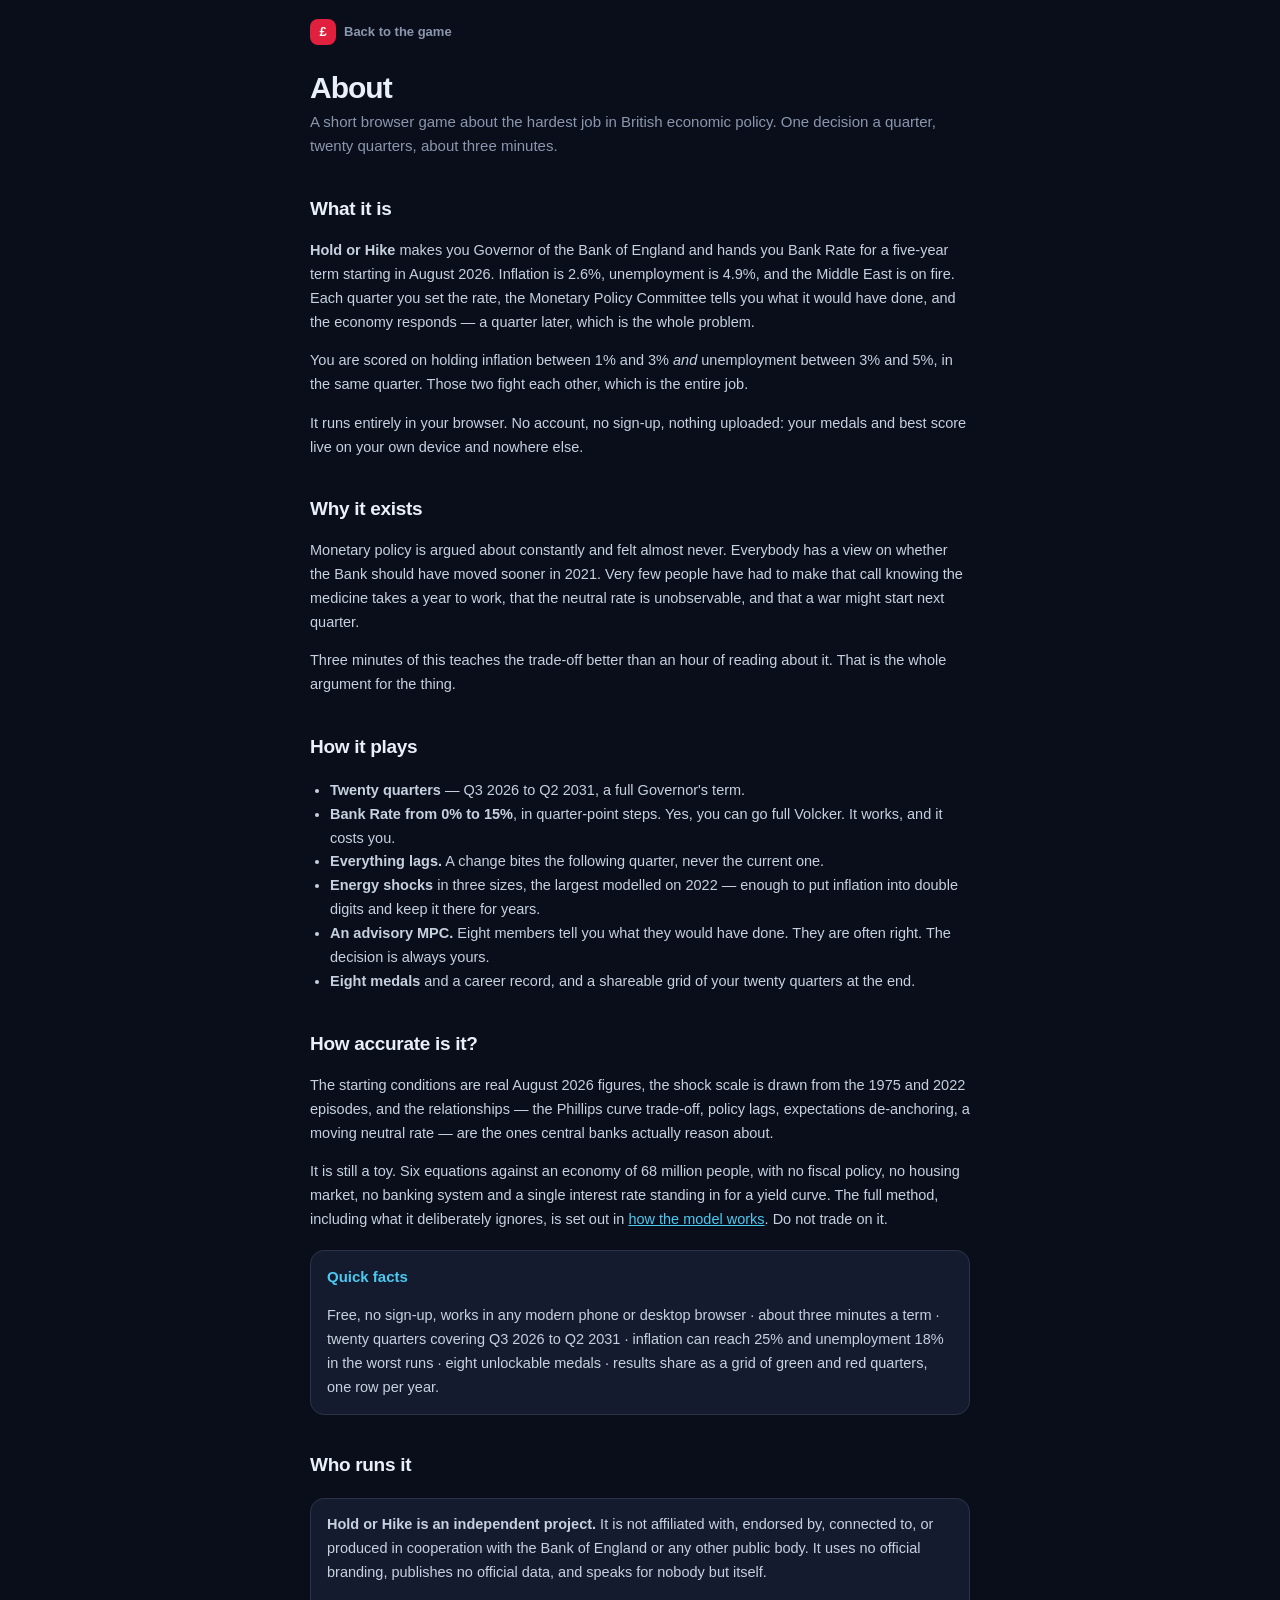
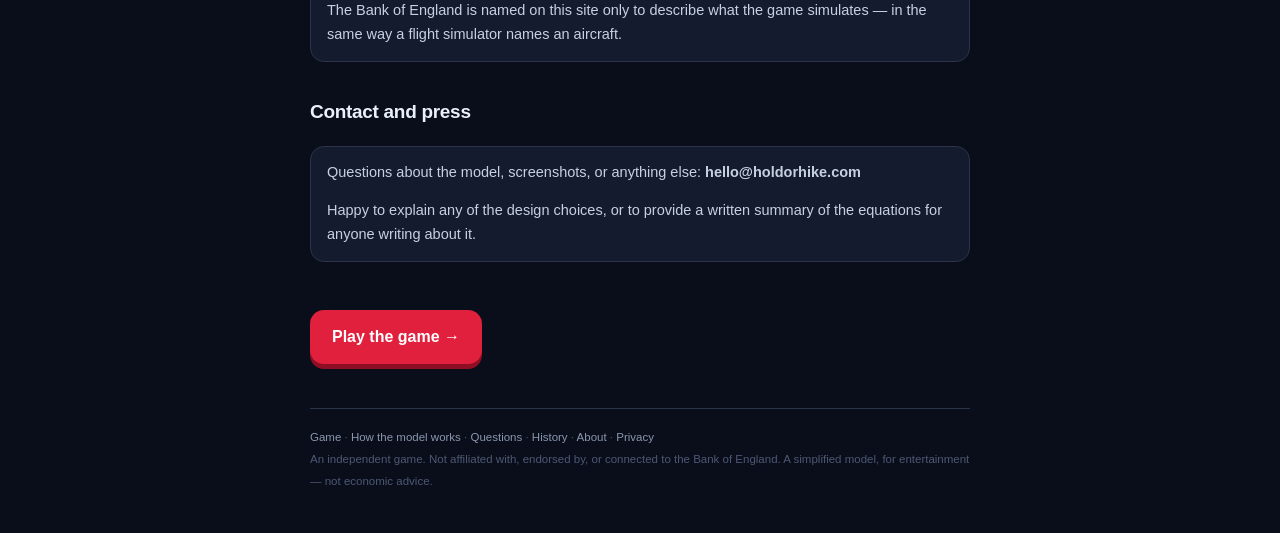
<file: about.html>
<!DOCTYPE html>
<html lang="en-GB">
<head>
<meta charset="utf-8">
<meta name="viewport" content="width=device-width, initial-scale=1, viewport-fit=cover">
<title>About — Hold or Hike</title>
<meta name="description" content="What Hold or Hike is, why it was made, how it plays, and how to get in touch.">
<meta name="theme-color" content="#0A0E1A">
<link rel="icon" href="data:image/svg+xml,%3Csvg xmlns='http://www.w3.org/2000/svg' viewBox='0 0 64 64'%3E%3Crect width='64' height='64' rx='14' fill='%23E0203C'/%3E%3Ctext x='32' y='45' font-family='Georgia,serif' font-size='40' font-weight='bold' text-anchor='middle' fill='white'%3E%C2%A3%3C/text%3E%3C/svg%3E">
<script async src="https://pagead2.googlesyndication.com/pagead/js/adsbygoogle.js?client=ca-pub-8246785320309196" crossorigin="anonymous"></script>
<link rel="stylesheet" href="page.css">
</head>
<body>
<div class="wrap">
  <a class="back" href="index.html"><span class="crest">£</span> Back to the game</a>

  <h1>About</h1>
  <p class="lede">A short browser game about the hardest job in British economic
    policy. One decision a quarter, twenty quarters, about three minutes.</p>

  <h2>What it is</h2>
  <p><strong>Hold or Hike</strong> makes you Governor of the Bank of England and hands you
    Bank Rate for a five-year term starting in August 2026. Inflation is 2.6%, unemployment is 4.9%, and the Middle East is
    on fire. Each quarter you set the rate, the Monetary Policy Committee tells you what it
    would have done, and the economy responds — a quarter later, which is the whole problem.</p>
  <p>You are scored on holding inflation between 1% and 3% <em>and</em> unemployment between
    3% and 5%, in the same quarter. Those two fight each other, which is the entire job.</p>
  <p>It runs entirely in your browser. No account, no sign-up, nothing uploaded: your medals
    and best score live on your own device and nowhere else.</p>

  <h2>Why it exists</h2>
  <p>Monetary policy is argued about constantly and felt almost never. Everybody has a view
    on whether the Bank should have moved sooner in 2021. Very few people have had to make
    that call knowing the medicine takes a year to work, that the neutral rate is
    unobservable, and that a war might start next quarter.</p>
  <p>Three minutes of this teaches the trade-off better than an hour of reading about it.
    That is the whole argument for the thing.</p>

  <h2>How it plays</h2>
  <ul>
    <li><strong>Twenty quarters</strong> — Q3 2026 to Q2 2031, a full Governor's term.</li>
    <li><strong>Bank Rate from 0% to 15%</strong>, in quarter-point steps. Yes, you can go
      full Volcker. It works, and it costs you.</li>
    <li><strong>Everything lags.</strong> A change bites the following quarter, never the
      current one.</li>
    <li><strong>Energy shocks</strong> in three sizes, the largest modelled on 2022 — enough
      to put inflation into double digits and keep it there for years.</li>
    <li><strong>An advisory MPC.</strong> Eight members tell you what they would have done.
      They are often right. The decision is always yours.</li>
    <li><strong>Eight medals</strong> and a career record, and a shareable grid of your
      twenty quarters at the end.</li>
  </ul>

  <h2>How accurate is it?</h2>
  <p>The starting conditions are real August 2026 figures, the shock scale is drawn from the
    1975 and 2022 episodes, and the relationships — the Phillips curve trade-off, policy
    lags, expectations de-anchoring, a moving neutral rate — are the ones central banks
    actually reason about.</p>
  <p>It is still a toy. Six equations against an economy of 68 million people, with no
    fiscal policy, no housing market, no banking system and a single interest rate standing
    in for a yield curve. The full method, including what it deliberately ignores, is set
    out in <a href="how-it-works.html">how the model works</a>. Do not trade on it.</p>

  <div class="box">
    <h3 style="margin-top:0">Quick facts</h3>
    <p>Free, no sign-up, works in any modern phone or desktop browser · about three minutes a
      term · twenty quarters covering Q3 2026 to Q2 2031 · inflation can reach 25% and
      unemployment 18% in the worst runs · eight unlockable medals · results share as a grid
      of green and red quarters, one row per year.</p>
  </div>

  <h2>Who runs it</h2>
  <div class="box">
    <p><strong>Hold or Hike is an independent project.</strong> It is not affiliated with,
      endorsed by, connected to, or produced in cooperation with the Bank of England or any
      other public body. It uses no official branding, publishes no official data, and
      speaks for nobody but itself.</p>
    <p>The Bank of England is named on this site only to describe what the game simulates —
      in the same way a flight simulator names an aircraft.</p>
  </div>

  <h2>Contact and press</h2>
  <div class="box">
    <p>Questions about the model, screenshots, or anything else:
      <strong>hello@holdorhike.com</strong></p>
    <p>Happy to explain any of the design choices, or to provide a written summary of the
      equations for anyone writing about it.</p>
  </div>

  <a class="play" href="index.html">Play the game →</a>

  <footer>
    <a href="index.html">Game</a> · <a href="how-it-works.html">How the model works</a> ·
    <a href="faq.html">Questions</a> · <a href="history.html">History</a> ·
    <a href="about.html">About</a> · <a href="privacy.html">Privacy</a><br>
    An independent game. Not affiliated with, endorsed by, or connected to the
    Bank of England. A simplified model, for entertainment — not economic advice.
  </footer>
</div>
</body>
</html>
</file>
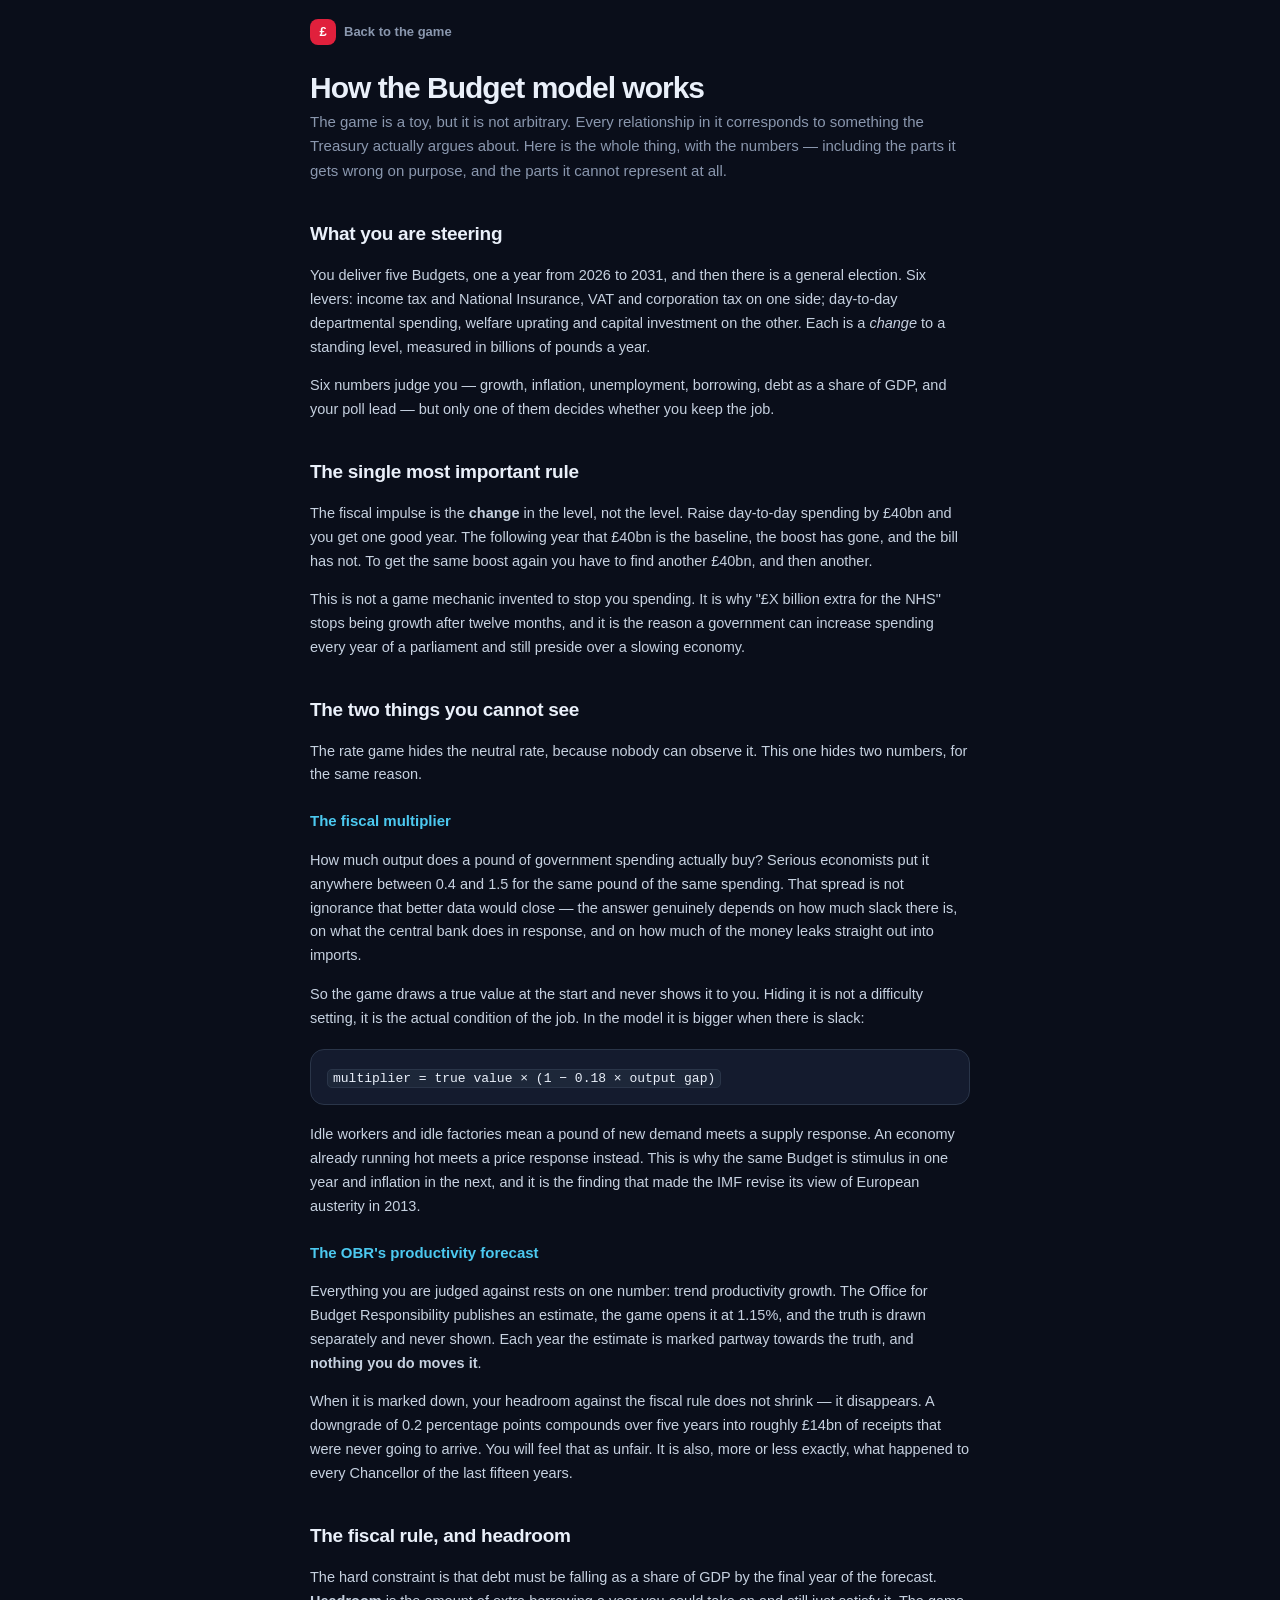
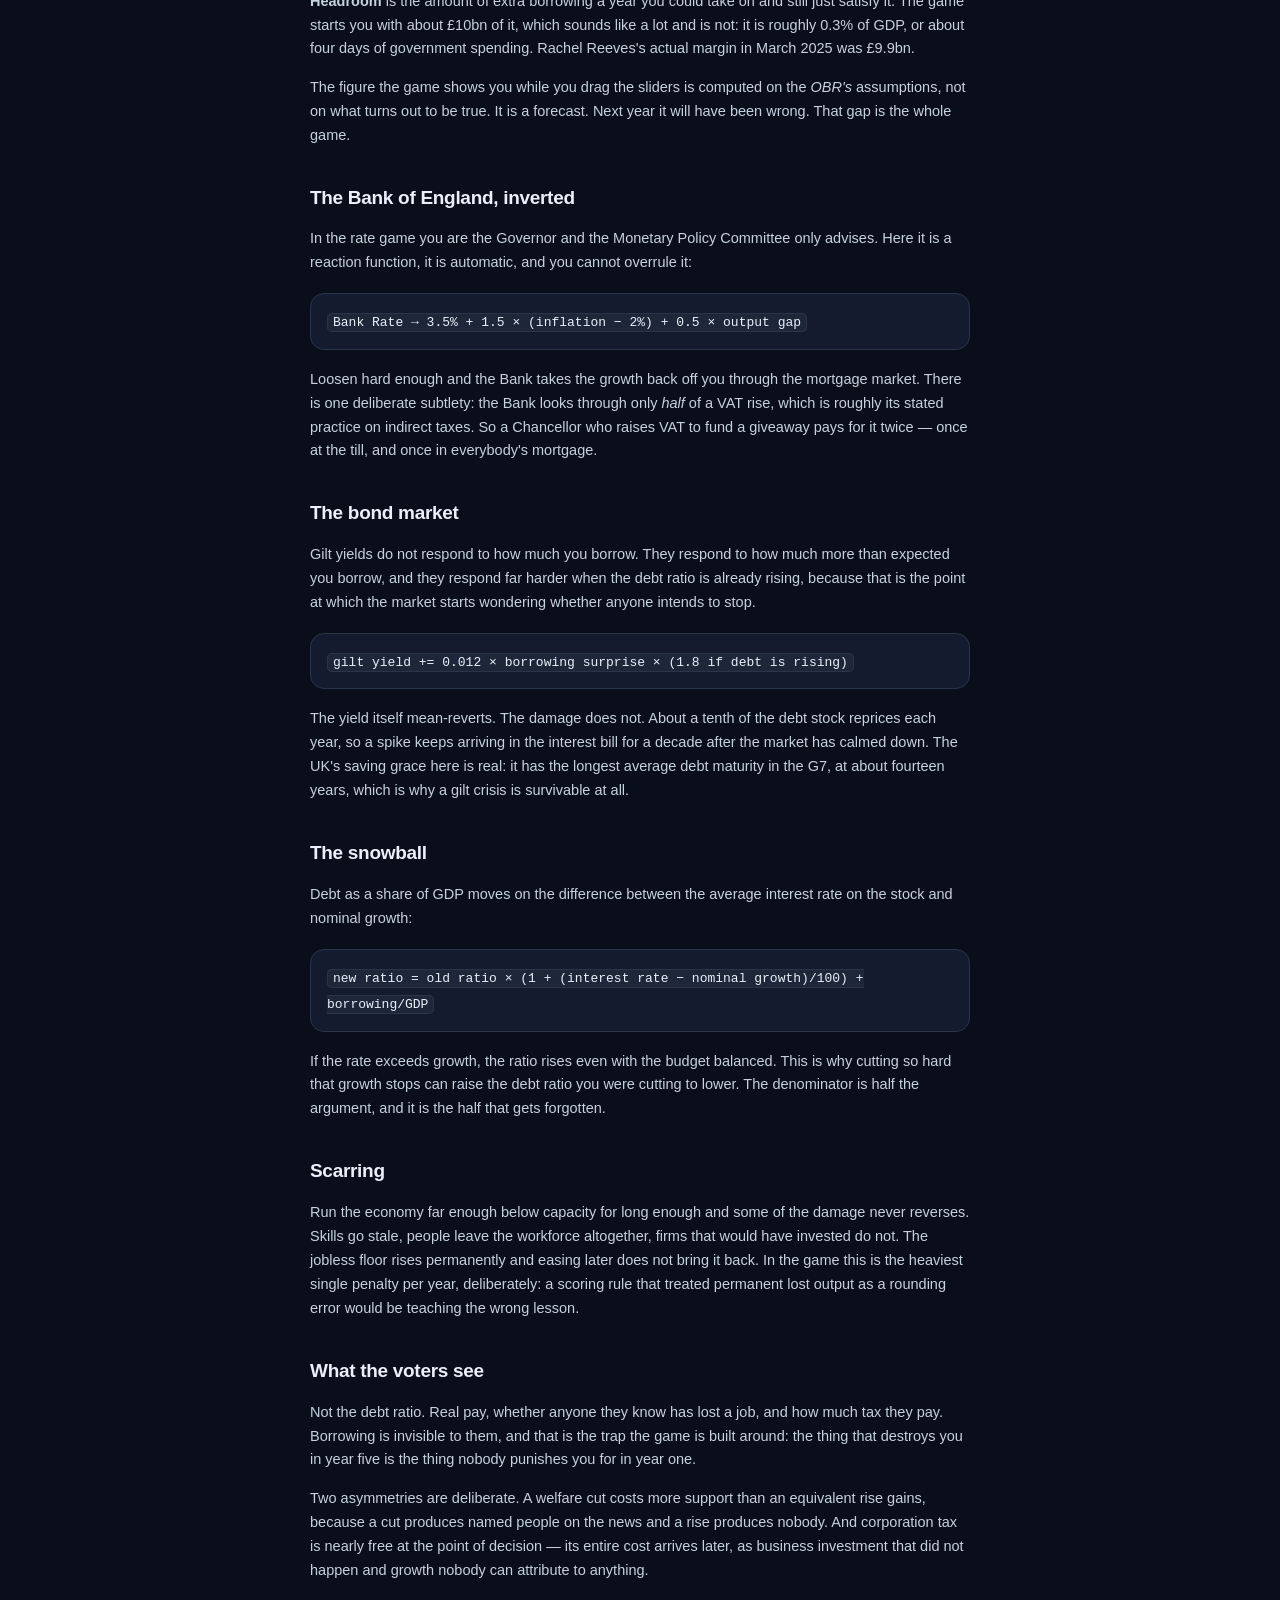
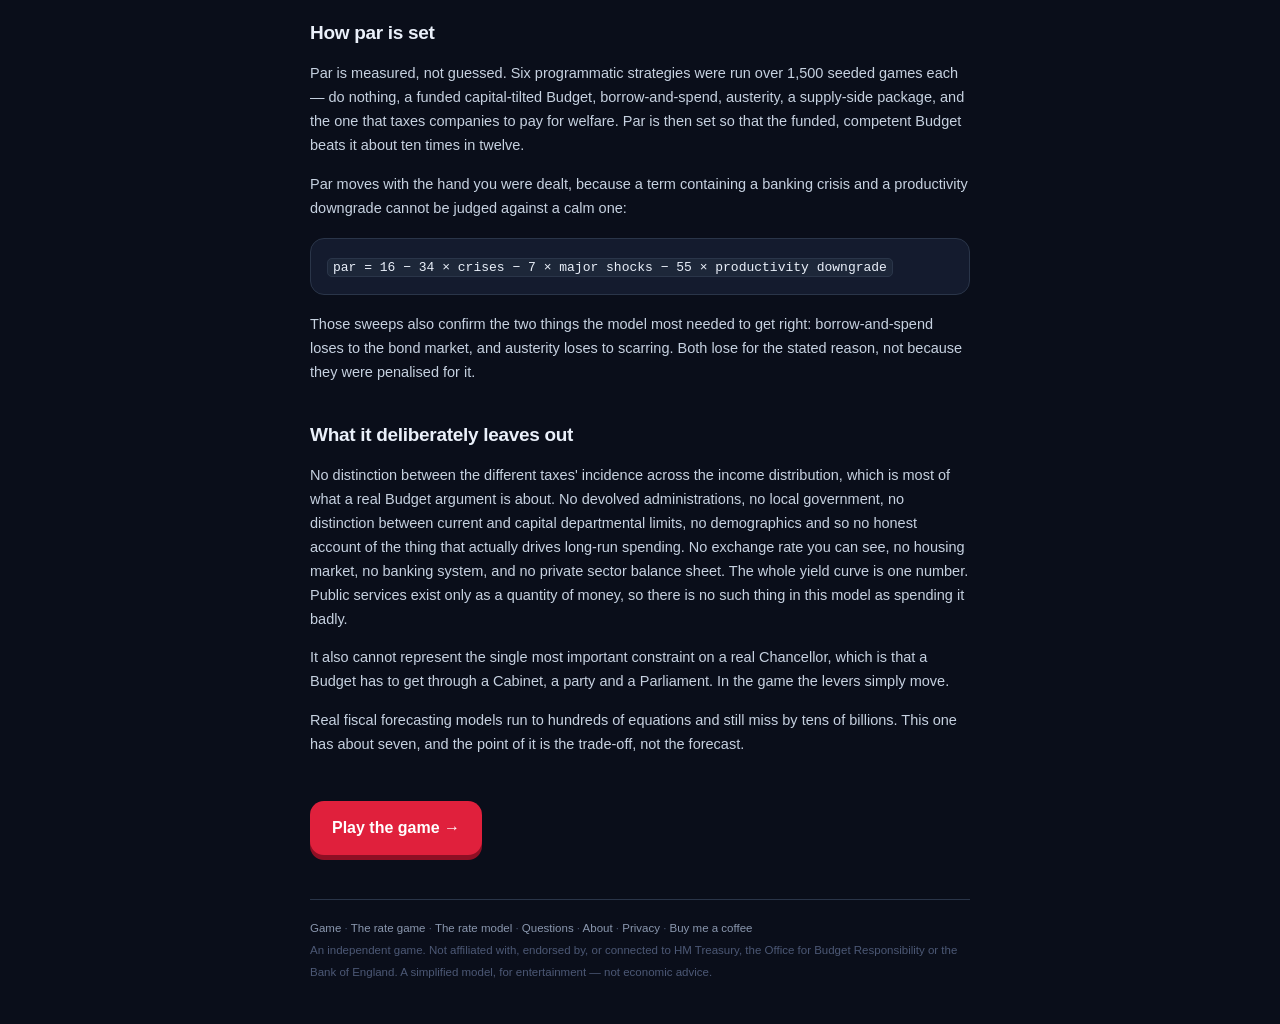
<file: chancellor-how-it-works.html>
<!DOCTYPE html>
<html lang="en-GB">
<head>
<meta charset="utf-8">
<meta name="viewport" content="width=device-width, initial-scale=1, viewport-fit=cover">
<title>How the Budget model works — Hold or Hike</title>
<meta name="description" content="The economics behind the Chancellor game: the fiscal multiplier, the OBR forecast and its revisions, the bond market, the debt snowball, and what the model cannot represent.">
<meta name="theme-color" content="#0A0E1A">
<link rel="icon" href="data:image/svg+xml,%3Csvg xmlns='http://www.w3.org/2000/svg' viewBox='0 0 64 64'%3E%3Crect width='64' height='64' rx='14' fill='%23C8102E'/%3E%3Ctext x='32' y='45' font-family='Georgia,serif' font-size='40' font-weight='bold' text-anchor='middle' fill='white'%3E%C2%A3%3C/text%3E%3C/svg%3E">
<script async src="https://pagead2.googlesyndication.com/pagead/js/adsbygoogle.js?client=ca-pub-8246785320309196" crossorigin="anonymous"></script>
<link rel="stylesheet" href="page.css">
</head>
<body>
<div class="wrap">
  <a class="back" href="chancellor.html"><span class="crest">£</span> Back to the game</a>

  <h1>How the Budget model works</h1>
  <p class="lede">The game is a toy, but it is not arbitrary. Every relationship in it
    corresponds to something the Treasury actually argues about. Here is the whole thing,
    with the numbers — including the parts it gets wrong on purpose, and the parts it
    cannot represent at all.</p>

  <h2>What you are steering</h2>
  <p>You deliver five Budgets, one a year from 2026 to 2031, and then there is a general
    election. Six levers: income tax and National Insurance, VAT and corporation tax on
    one side; day-to-day departmental spending, welfare uprating and capital investment on
    the other. Each is a <em>change</em> to a standing level, measured in billions of
    pounds a year.</p>
  <p>Six numbers judge you — growth, inflation, unemployment, borrowing, debt as a share
    of GDP, and your poll lead — but only one of them decides whether you keep the job.</p>

  <h2>The single most important rule</h2>
  <p>The fiscal impulse is the <strong>change</strong> in the level, not the level. Raise
    day-to-day spending by £40bn and you get one good year. The following year that £40bn
    is the baseline, the boost has gone, and the bill has not. To get the same boost again
    you have to find another £40bn, and then another.</p>
  <p>This is not a game mechanic invented to stop you spending. It is why "£X billion
    extra for the NHS" stops being growth after twelve months, and it is the reason a
    government can increase spending every year of a parliament and still preside over a
    slowing economy.</p>

  <h2>The two things you cannot see</h2>
  <p>The rate game hides the neutral rate, because nobody can observe it. This one hides
    two numbers, for the same reason.</p>

  <h3>The fiscal multiplier</h3>
  <p>How much output does a pound of government spending actually buy? Serious economists
    put it anywhere between 0.4 and 1.5 for the same pound of the same spending. That
    spread is not ignorance that better data would close — the answer genuinely depends on
    how much slack there is, on what the central bank does in response, and on how much of
    the money leaks straight out into imports.</p>
  <p>So the game draws a true value at the start and never shows it to you. Hiding it is
    not a difficulty setting, it is the actual condition of the job. In the model it is
    bigger when there is slack:</p>
  <div class="box"><code>multiplier = true value × (1 − 0.18 × output gap)</code></div>
  <p>Idle workers and idle factories mean a pound of new demand meets a supply response.
    An economy already running hot meets a price response instead. This is why the same
    Budget is stimulus in one year and inflation in the next, and it is the finding that
    made the IMF revise its view of European austerity in 2013.</p>

  <h3>The OBR's productivity forecast</h3>
  <p>Everything you are judged against rests on one number: trend productivity growth. The
    Office for Budget Responsibility publishes an estimate, the game opens it at 1.15%, and
    the truth is drawn separately and never shown. Each year the estimate is marked partway
    towards the truth, and <strong>nothing you do moves it</strong>.</p>
  <p>When it is marked down, your headroom against the fiscal rule does not shrink — it
    disappears. A downgrade of 0.2 percentage points compounds over five years into roughly
    £14bn of receipts that were never going to arrive. You will feel that as unfair. It is
    also, more or less exactly, what happened to every Chancellor of the last fifteen years.</p>

  <h2>The fiscal rule, and headroom</h2>
  <p>The hard constraint is that debt must be falling as a share of GDP by the final year
    of the forecast. <b>Headroom</b> is the amount of extra borrowing a year you could take
    on and still just satisfy it. The game starts you with about £10bn of it, which sounds
    like a lot and is not: it is roughly 0.3% of GDP, or about four days of government
    spending. Rachel Reeves's actual margin in March 2025 was £9.9bn.</p>
  <p>The figure the game shows you while you drag the sliders is computed on the
    <em>OBR's</em> assumptions, not on what turns out to be true. It is a forecast. Next
    year it will have been wrong. That gap is the whole game.</p>

  <h2>The Bank of England, inverted</h2>
  <p>In the rate game you are the Governor and the Monetary Policy Committee only advises.
    Here it is a reaction function, it is automatic, and you cannot overrule it:</p>
  <div class="box"><code>Bank Rate → 3.5% + 1.5 × (inflation − 2%) + 0.5 × output gap</code></div>
  <p>Loosen hard enough and the Bank takes the growth back off you through the mortgage
    market. There is one deliberate subtlety: the Bank looks through only <em>half</em> of
    a VAT rise, which is roughly its stated practice on indirect taxes. So a Chancellor who
    raises VAT to fund a giveaway pays for it twice — once at the till, and once in
    everybody's mortgage.</p>

  <h2>The bond market</h2>
  <p>Gilt yields do not respond to how much you borrow. They respond to how much more than
    expected you borrow, and they respond far harder when the debt ratio is already rising,
    because that is the point at which the market starts wondering whether anyone intends
    to stop.</p>
  <div class="box"><code>gilt yield += 0.012 × borrowing surprise × (1.8 if debt is rising)</code></div>
  <p>The yield itself mean-reverts. The damage does not. About a tenth of the debt stock
    reprices each year, so a spike keeps arriving in the interest bill for a decade after
    the market has calmed down. The UK's saving grace here is real: it has the longest
    average debt maturity in the G7, at about fourteen years, which is why a gilt crisis is
    survivable at all.</p>

  <h2>The snowball</h2>
  <p>Debt as a share of GDP moves on the difference between the average interest rate on
    the stock and nominal growth:</p>
  <div class="box"><code>new ratio = old ratio × (1 + (interest rate − nominal growth)/100) + borrowing/GDP</code></div>
  <p>If the rate exceeds growth, the ratio rises even with the budget balanced. This is why
    cutting so hard that growth stops can raise the debt ratio you were cutting to lower.
    The denominator is half the argument, and it is the half that gets forgotten.</p>

  <h2>Scarring</h2>
  <p>Run the economy far enough below capacity for long enough and some of the damage never
    reverses. Skills go stale, people leave the workforce altogether, firms that would have
    invested do not. The jobless floor rises permanently and easing later does not bring it
    back. In the game this is the heaviest single penalty per year, deliberately: a scoring
    rule that treated permanent lost output as a rounding error would be teaching the wrong
    lesson.</p>

  <h2>What the voters see</h2>
  <p>Not the debt ratio. Real pay, whether anyone they know has lost a job, and how much
    tax they pay. Borrowing is invisible to them, and that is the trap the game is built
    around: the thing that destroys you in year five is the thing nobody punishes you for
    in year one.</p>
  <p>Two asymmetries are deliberate. A welfare cut costs more support than an equivalent
    rise gains, because a cut produces named people on the news and a rise produces nobody.
    And corporation tax is nearly free at the point of decision — its entire cost arrives
    later, as business investment that did not happen and growth nobody can attribute to
    anything.</p>

  <h2>How par is set</h2>
  <p>Par is measured, not guessed. Six programmatic strategies were run over 1,500 seeded
    games each — do nothing, a funded capital-tilted Budget, borrow-and-spend, austerity, a
    supply-side package, and the one that taxes companies to pay for welfare. Par is then
    set so that the funded, competent Budget beats it about ten times in twelve.</p>
  <p>Par moves with the hand you were dealt, because a term containing a banking crisis and
    a productivity downgrade cannot be judged against a calm one:</p>
  <div class="box"><code>par = 16 − 34 × crises − 7 × major shocks − 55 × productivity downgrade</code></div>
  <p>Those sweeps also confirm the two things the model most needed to get right:
    borrow-and-spend loses to the bond market, and austerity loses to scarring. Both lose
    for the stated reason, not because they were penalised for it.</p>

  <h2>What it deliberately leaves out</h2>
  <p>No distinction between the different taxes' incidence across the income distribution,
    which is most of what a real Budget argument is about. No devolved administrations, no
    local government, no distinction between current and capital departmental limits, no
    demographics and so no honest account of the thing that actually drives long-run
    spending. No exchange rate you can see, no housing market, no banking system, and no
    private sector balance sheet. The whole yield curve is one number. Public services
    exist only as a quantity of money, so there is no such thing in this model as spending
    it badly.</p>
  <p>It also cannot represent the single most important constraint on a real Chancellor,
    which is that a Budget has to get through a Cabinet, a party and a Parliament. In the
    game the levers simply move.</p>
  <p>Real fiscal forecasting models run to hundreds of equations and still miss by tens of
    billions. This one has about seven, and the point of it is the trade-off, not the
    forecast.</p>

  <a class="play" href="chancellor.html">Play the game →</a>

  <footer>
    <a href="chancellor.html">Game</a> · <a href="index.html">The rate game</a> ·
    <a href="how-it-works.html">The rate model</a> · <a href="faq.html">Questions</a> ·
    <a href="about.html">About</a> · <a href="privacy.html">Privacy</a> ·
    <a href="https://buymeacoffee.com/holdorhike" target="_blank" rel="noopener">Buy me a coffee</a><br>
    An independent game. Not affiliated with, endorsed by, or connected to HM Treasury, the
    Office for Budget Responsibility or the Bank of England. A simplified model, for
    entertainment — not economic advice.
  </footer>
</div>
</body>
</html>
</file>
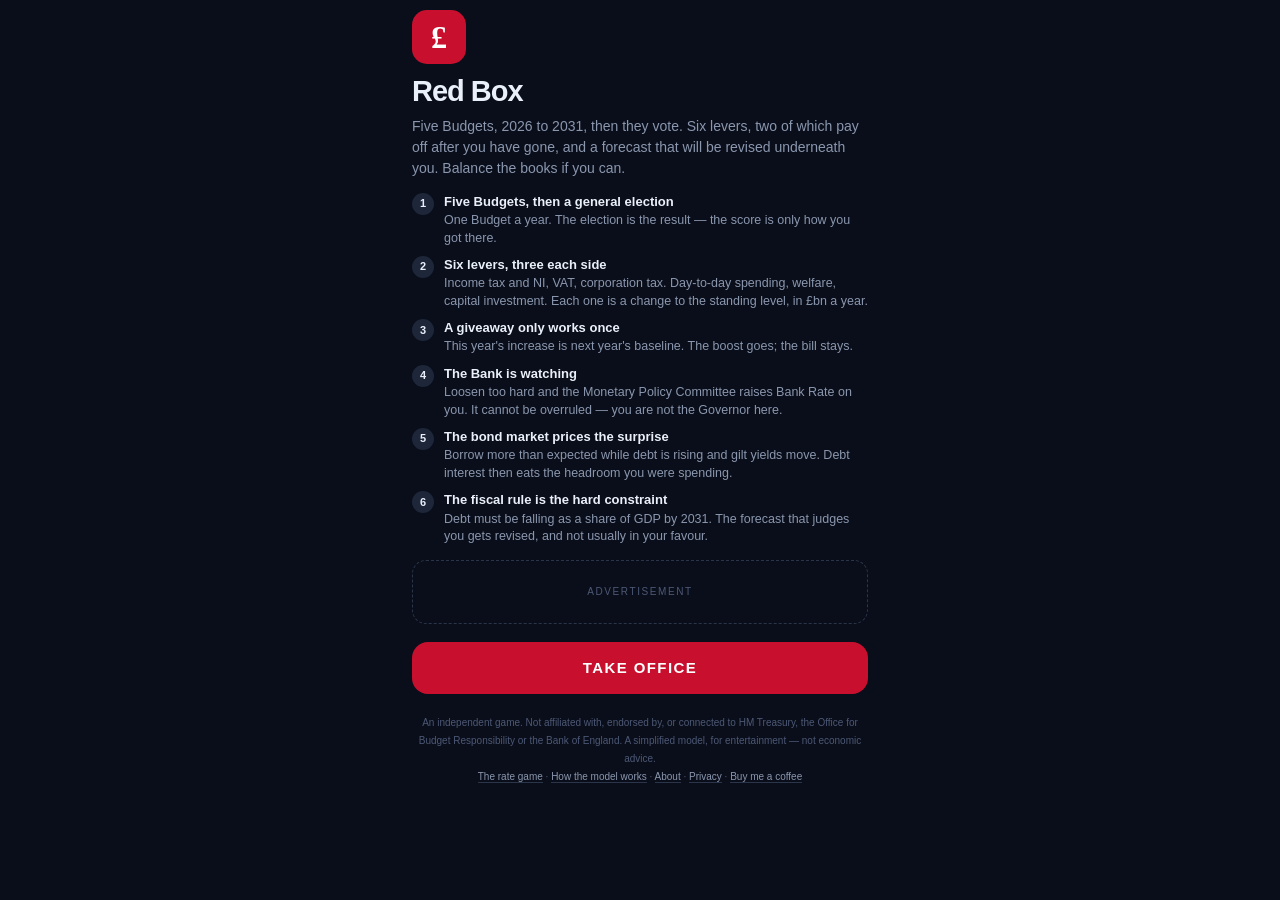
<file: chancellor.html>
<!DOCTYPE html>
<html lang="en-GB">
<head>
<meta charset="utf-8">
<meta name="viewport" content="width=device-width, initial-scale=1, viewport-fit=cover">
<title>Red Box — a UK Budget game</title>
<meta name="description" content="Five Budgets. Six levers. Balance the books, grow the economy, and win the election — if the forecast lets you.">
<meta name="theme-color" content="#0A0E1A">
<script async src="https://pagead2.googlesyndication.com/pagead/js/adsbygoogle.js?client=ca-pub-8246785320309196" crossorigin="anonymous"></script>
<link rel="canonical" href="https://holdorhike.com/chancellor.html">
<link rel="icon" href="data:image/svg+xml,%3Csvg xmlns='http://www.w3.org/2000/svg' viewBox='0 0 64 64'%3E%3Crect width='64' height='64' rx='14' fill='%23C8102E'/%3E%3Ctext x='32' y='45' font-family='Georgia,serif' font-size='40' font-weight='bold' text-anchor='middle' fill='white'%3E%C2%A3%3C/text%3E%3C/svg%3E">
<link rel="apple-touch-icon" href="https://holdorhike.com/apple-touch-icon.png">
<meta property="og:type" content="website">
<meta property="og:site_name" content="Hold or Hike">
<meta property="og:title" content="Red Box — a UK Budget game">
<meta property="og:description" content="Five Budgets. Six levers. Balance the books, grow the economy, and win the election — if the forecast lets you.">
<meta property="og:url" content="https://holdorhike.com/chancellor.html">
<meta property="og:image" content="https://holdorhike.com/share.png">
<meta property="og:image:width" content="1200">
<meta property="og:image:height" content="630">
<meta name="twitter:card" content="summary_large_image">
<meta name="twitter:title" content="Red Box — a UK Budget game">
<meta name="twitter:description" content="Five Budgets, then they vote. Can you beat the forecast?">
<meta name="twitter:image" content="https://holdorhike.com/share.png">
<style>
  /* Single-theme arcade screen, painted explicitly so it holds on any host.
     Same tokens as the rate game, with the Treasury's red in place of the
     Bank's, and two new accents for the two sides of the balance. */
  :root{
    --bg:#0A0E1A; --panel:#141B2E; --raised:#1D2739; --line:#2A3549;
    --ink:#EAF0FA; --muted:#8A97AE;
    --good:#3DDC97; --warn:#FFC145; --bad:#FF5D5D;
    --infl:#4CC9F0; --unemp:#FFA45B; --debt:#B980F0; --poll:#3DDC97;
    --tax:#FFC145; --spend:#4CC9F0;
    --cta:#C8102E;
    --r:18px;
  }
  *{box-sizing:border-box}
  html,body{margin:0;padding:0;height:100%}
  body{
    background:var(--bg); color:var(--ink);
    font:16px/1.4 -apple-system,BlinkMacSystemFont,"Segoe UI",Roboto,Helvetica,Arial,sans-serif;
    -webkit-text-size-adjust:100%; -webkit-tap-highlight-color:transparent;
    overflow-x:hidden;
  }
  .app{max-width:480px;margin:0 auto;min-height:100%;display:flex;flex-direction:column;
    padding:calc(env(safe-area-inset-top) + 10px) 12px 0;gap:10px}

  /* ---- HUD ---- */
  .hud{display:flex;align-items:center;gap:10px}
  .term{flex:1 1 auto;min-width:0}
  .term .q{font-size:15px;font-weight:800;letter-spacing:-.2px}
  .term .sub{font-size:11px;color:var(--muted);text-transform:uppercase;letter-spacing:1px}
  .score{position:relative;background:var(--panel);border:1px solid var(--line);border-radius:999px;
    padding:6px 14px;display:flex;align-items:baseline;gap:4px;flex:0 0 auto}
  .score b{font-size:20px;font-weight:900;font-variant-numeric:tabular-nums;line-height:1}
  .score i{font-style:normal;font-size:10px;color:var(--muted);text-transform:uppercase;letter-spacing:1px}
  .pop{position:absolute;left:50%;top:-2px;transform:translateX(-50%);font-weight:900;font-size:15px;
    pointer-events:none;animation:rise 1s ease-out forwards}
  .pop.up{color:var(--good)} .pop.dn{color:var(--bad)}
  @keyframes rise{to{transform:translate(-50%,-26px);opacity:0}}
  .icon-btn{flex:0 0 auto;width:40px;height:40px;border-radius:12px;background:var(--panel);
    border:1px solid var(--line);color:var(--muted);font-size:15px;display:grid;place-items:center;
    cursor:pointer;padding:0}
  .icon-btn.confirm{color:var(--bad);border-color:var(--bad)}
  .dots{display:flex;gap:3px}
  .dot{flex:1 1 0;height:4px;border-radius:2px;background:var(--line)}
  .dot.hit{background:var(--good)} .dot.miss{background:var(--bad)} .dot.now{background:var(--ink)}

  /* ---- Stat tiles ---- */
  .tiles{display:grid;grid-template-columns:1fr 1fr 1fr;gap:8px}
  .tile{background:var(--panel);border:1px solid var(--line);border-radius:14px;
    padding:9px 9px 8px;position:relative;overflow:hidden;transition:border-color .3s,background .3s}
  .tile.out{border-color:var(--bad);background:linear-gradient(180deg,rgba(255,93,93,.14),var(--panel) 60%)}
  .tile .lbl{font-size:9px;font-weight:700;text-transform:uppercase;letter-spacing:.9px;color:var(--muted);
    display:flex;align-items:center;gap:4px;white-space:nowrap}
  .swatch{width:7px;height:7px;border-radius:50%;display:inline-block;flex:0 0 auto}
  .big{font-size:25px;font-weight:900;line-height:1;letter-spacing:-1px;font-variant-numeric:tabular-nums;
    margin:5px 0 1px;display:flex;align-items:baseline;gap:1px}
  .big em{font-style:normal;font-size:12px;font-weight:800;color:var(--muted)}
  .big .arrow{font-size:12px;margin-left:auto;font-weight:800}
  .up{color:var(--bad)} .down{color:var(--good)} .flat{color:var(--muted)}
  @keyframes goodflash{0%{box-shadow:0 0 0 0 rgba(61,220,151,.55);border-color:var(--good)}
    100%{box-shadow:0 0 0 14px rgba(61,220,151,0);border-color:var(--line)}}
  .tile.flash-good{animation:goodflash .7s ease-out}

  /* ---- The one tabbed chart ----
     Three series share a single canvas, tapped to cycle. Three separate tiles
     would cost 90px of height that the extra levers need. */
  .chartbox{background:var(--panel);border:1px solid var(--line);border-radius:14px;padding:8px 10px 6px}
  .chartbox .hd{display:flex;align-items:center;gap:8px;margin-bottom:2px}
  .chartbox .hd b{font-size:11px;font-weight:800;text-transform:uppercase;letter-spacing:1px}
  .chartbox .hd .cyc{margin-left:auto;font-size:10px;color:var(--muted);border:1px solid var(--line);
    border-radius:999px;padding:2px 8px}
  .spark{width:100%;height:46px;display:block}

  /* ---- Event card ---- */
  .event{background:var(--panel);border:1px solid var(--line);border-radius:var(--r);
    padding:12px;display:flex;gap:11px;align-items:center;min-height:70px}
  .event .em{font-size:26px;line-height:1;flex:0 0 auto}
  .event .h{display:block;font-weight:800;font-size:14px;margin-bottom:3px}
  .event .p{display:block;font-size:12px;color:var(--muted);line-height:1.35}
  .event.warn{border-color:var(--warn);background:linear-gradient(180deg,rgba(255,193,69,.14),var(--panel) 70%)}
  .event.warn .h{color:var(--warn)}
  .event.bad{border-color:var(--bad);background:linear-gradient(180deg,rgba(255,93,93,.18),var(--panel) 70%);
    animation:pulse .7s ease-out}
  .event.bad .h{color:var(--bad)}
  @keyframes pulse{0%{box-shadow:0 0 0 0 rgba(255,93,93,.6)}100%{box-shadow:0 0 0 16px rgba(255,93,93,0)}}

  /* ---- The Bank's reaction, in the rate game's committee strip ---- */
  .vote{display:flex;align-items:center;gap:9px;font-size:12px;color:var(--muted);
    background:var(--raised);border-radius:12px;padding:8px 10px}
  .vote .tally{font-weight:900;font-size:12px;font-variant-numeric:tabular-nums;color:var(--ink);
    background:var(--line);border-radius:7px;padding:3px 8px;flex:0 0 auto}
  .vote.lost{color:var(--warn)}
  .vote.lost .tally{background:rgba(255,193,69,.22);color:var(--warn)}

  /* ---- Headroom bar ----
     Zero sits in the middle. Green to the left is room against the fiscal rule,
     red to the right is the hole. It moves live as the sliders move. */
  .hroom{background:var(--panel);border:1px solid var(--line);border-radius:14px;padding:9px 11px 10px}
  .hroom .top{display:flex;align-items:baseline;gap:8px;font-size:10px;font-weight:700;
    text-transform:uppercase;letter-spacing:1px;color:var(--muted)}
  .hroom .top b{margin-left:auto;font-size:17px;font-variant-numeric:tabular-nums;letter-spacing:-.4px;
    text-transform:none}
  .hbar{position:relative;height:9px;border-radius:5px;background:var(--raised);margin-top:7px;overflow:hidden}
  .hbar .fill{position:absolute;top:0;bottom:0;transition:left .25s ease,width .25s ease,background .25s}
  .hbar .zero{position:absolute;top:-3px;bottom:-3px;left:50%;width:2px;background:var(--ink);opacity:.55}

  /* ---- Budget dock ---- */
  .dock{position:sticky;bottom:0;margin:auto -12px 0;padding:10px 12px calc(10px + env(safe-area-inset-bottom));
    background:var(--bg);z-index:5;border-top:1px solid var(--line)}
  .dock::before{content:"";position:absolute;left:0;right:0;top:-20px;height:20px;
    background:linear-gradient(180deg,rgba(10,14,26,0),var(--bg));pointer-events:none}

  /* The pinned arithmetic. Sits ABOVE the tab toggle so it never moves when you
     switch sides: the consequence stays put while the cause changes. */
  .sums{display:flex;gap:6px;margin-bottom:8px}
  .sum{flex:1 1 0;background:var(--panel);border:1px solid var(--line);border-radius:12px;
    padding:6px 8px;min-width:0}
  .sum i{font-style:normal;display:block;font-size:9px;font-weight:700;text-transform:uppercase;
    letter-spacing:.8px;color:var(--muted);white-space:nowrap;overflow:hidden;text-overflow:ellipsis}
  .sum b{display:block;font-size:15px;font-weight:900;font-variant-numeric:tabular-nums;
    letter-spacing:-.4px;margin-top:2px}
  .sum.ok b{color:var(--good)} .sum.no b{color:var(--bad)}

  .tabs{display:flex;background:var(--raised);border-radius:12px;padding:3px;margin-bottom:8px;height:36px}
  .tabs button{flex:1 1 0;border:0;background:transparent;color:var(--muted);font-size:11px;font-weight:800;
    text-transform:uppercase;letter-spacing:1.2px;border-radius:9px;cursor:pointer;padding:0;
    display:flex;align-items:center;justify-content:center;gap:5px}
  .tabs button.on{background:var(--panel);color:var(--ink);box-shadow:0 1px 4px rgba(0,0,0,.4)}
  .tabs button[data-side="tax"].on{color:var(--tax)}
  .tabs button[data-side="spend"].on{color:var(--spend)}
  /* A dot on the tab you are not looking at, when you have moved something on it.
     Nobody should deliver a Budget having forgotten they moved VAT. */
  .tabs .badge{width:6px;height:6px;border-radius:50%;background:var(--cta);opacity:0;transition:opacity .2s}
  .tabs .badge.on{opacity:1}

  /* One flex line per lever: label, value, then minus/slider/plus. The rate
     game's two-line row is 100px, which six levers cannot afford. */
  .lev{display:flex;align-items:center;gap:8px;height:42px}
  .lev .nm{flex:0 0 84px;font-size:10px;font-weight:700;line-height:1.15;color:var(--muted);
    text-transform:uppercase;letter-spacing:.5px}
  .lev .amt{flex:0 0 60px;font-size:14px;font-weight:900;font-variant-numeric:tabular-nums;
    text-align:right;letter-spacing:-.3px}
  .lev .amt.z{color:var(--muted)}
  .lev.tax .amt:not(.z){color:var(--tax)}
  .lev.spend .amt:not(.z){color:var(--spend)}
  .lev .step{flex:0 0 auto;width:30px;height:34px;border-radius:10px;background:var(--raised);
    border:1px solid var(--line);color:var(--ink);font-size:19px;font-weight:800;line-height:1;
    display:grid;place-items:center;cursor:pointer;padding:0;touch-action:manipulation;
    -webkit-user-select:none;user-select:none}
  .lev .step:disabled{opacity:.3}
  .lev .step:active{transform:scale(.94)}
  .lev input[type=range]{flex:1 1 auto;min-width:0;height:34px;margin:0;background:transparent;
    -webkit-appearance:none;appearance:none;touch-action:pan-y}
  input[type=range]:focus-visible{outline:2px solid var(--infl);outline-offset:3px;border-radius:8px}
  .lev input[type=range]::-webkit-slider-runnable-track{height:6px;border-radius:4px;background:var(--line)}
  .lev input[type=range]::-moz-range-track{height:6px;border-radius:4px;background:var(--line)}
  .lev input[type=range]::-webkit-slider-thumb{-webkit-appearance:none;width:22px;height:22px;
    border-radius:50%;background:#fff;border:3px solid var(--cta);margin-top:-8px;cursor:pointer;
    box-shadow:0 2px 8px rgba(0,0,0,.5)}
  .lev input[type=range]::-moz-range-thumb{width:19px;height:19px;border-radius:50%;
    background:#fff;border:3px solid var(--cta);cursor:pointer}
  .lev.tax input[type=range]::-webkit-slider-thumb{border-color:var(--tax)}
  .lev.tax input[type=range]::-moz-range-thumb{border-color:var(--tax)}
  .lev.spend input[type=range]::-webkit-slider-thumb{border-color:var(--spend)}
  .lev.spend input[type=range]::-moz-range-thumb{border-color:var(--spend)}

  .go{width:100%;height:52px;border:0;border-radius:16px;background:var(--cta);color:#fff;
    font-size:15px;font-weight:900;letter-spacing:1.4px;text-transform:uppercase;cursor:pointer;
    margin-top:8px;touch-action:manipulation}
  .go:active{transform:scale(.99)}
  .go.share{background:var(--panel);border:1px solid var(--line);color:var(--ink)}
  .go[disabled]{opacity:.45}

  /* ---- Intro ---- */
  .crestbig{width:54px;height:54px;border-radius:15px;background:var(--cta);display:grid;place-items:center;
    font:bold 32px Georgia,serif;color:#fff;margin-bottom:12px}
  h1{font-size:29px;line-height:1.1;letter-spacing:-1px;margin:0 0 8px}
  .lede{font-size:14px;color:var(--muted);line-height:1.5;margin:0 0 14px}
  .guide{list-style:none;padding:0;margin:0 0 14px;display:flex;flex-direction:column;gap:9px}
  .guide li{display:flex;gap:10px;font-size:12.5px;line-height:1.4;color:var(--muted)}
  .guide .n{flex:0 0 22px;height:22px;border-radius:50%;background:var(--raised);color:var(--ink);
    font-size:11px;font-weight:800;display:grid;place-items:center}
  .guide b{display:block;color:var(--ink);font-size:13px;margin-bottom:1px}

  /* ---- Results ---- */
  .sheet{background:var(--panel);border:1px solid var(--line);border-radius:var(--r);padding:16px}
  .sheet .medal{font-size:40px;line-height:1}
  .sheet h2{margin:6px 0 4px;font-size:21px;letter-spacing:-.4px}
  .sheet .say{font-size:13px;color:var(--muted);margin-bottom:14px;line-height:1.45}
  .story{width:100%;height:190px;display:block;margin-bottom:6px}
  .storykey{display:flex;flex-wrap:wrap;gap:10px;font-size:10px;color:var(--muted);margin-bottom:12px}
  .storykey .sw{width:9px;height:3px;border-radius:2px;display:inline-block;margin-right:4px;vertical-align:middle}
  .storykey .dash{border-top:2px dashed var(--muted);width:11px;display:inline-block;margin-right:4px;
    vertical-align:middle}
  .ln{display:flex;justify-content:space-between;gap:10px;font-size:13px;padding:7px 0;
    border-bottom:1px solid var(--line)}
  .ln .v{font-variant-numeric:tabular-nums;font-weight:700;flex:0 0 auto}
  .ln.total{border-bottom:0;font-size:16px;font-weight:900;padding-top:10px}
  .pos{color:var(--good)} .neg{color:var(--bad)}
  .diag{background:var(--raised);border-left:3px solid var(--infl);border-radius:10px;padding:10px 12px;
    margin-bottom:12px;font-size:12px;line-height:1.45}
  .diag b{display:block;font-size:13px;margin-bottom:3px}
  .diag span{color:var(--muted)}
  .nm{display:flex;gap:10px;align-items:center;background:var(--raised);border-radius:12px;
    padding:9px 11px;margin-bottom:9px;font-size:12px}
  .nm .e{font-size:22px;flex:0 0 auto}
  .nm b{display:block;font-size:13px}
  .nm span span{color:var(--muted);display:block}
  .nm .tag{margin-left:auto;font-size:9px;font-weight:800;letter-spacing:1px;color:var(--cta)}
  .nm.quiet{opacity:.7}
  .newmedals{display:flex;flex-direction:column;gap:7px;margin-bottom:12px}
  .sharecard{white-space:pre-wrap;font:12px/1.5 ui-monospace,SFMono-Regular,Menlo,monospace;
    background:var(--raised);border-radius:12px;padding:11px;margin-bottom:10px;color:var(--muted)}
  textarea{width:100%;height:120px;background:var(--raised);color:var(--ink);border:1px solid var(--line);
    border-radius:12px;padding:10px;font:12px/1.5 ui-monospace,monospace;resize:none;margin-top:9px}
  .tipbtn{display:block;text-align:center;margin-top:9px;font-size:12px;color:var(--muted);
    text-decoration:none;padding:9px;border:1px solid var(--line);border-radius:12px}

  /* ---- Breaking news ---- */
  .alert{position:fixed;inset:0;background:rgba(5,8,16,.86);display:grid;place-items:center;z-index:50;
    padding:22px;animation:fade .25s ease-out}
  @keyframes fade{from{opacity:0}}
  .alertbox{background:var(--panel);border:1px solid var(--line);border-radius:var(--r);padding:20px;
    max-width:340px;text-align:center;position:relative}
  .ribbon{position:absolute;top:-11px;left:50%;transform:translateX(-50%);background:var(--cta);
    color:#fff;font-size:10px;font-weight:900;letter-spacing:1.6px;padding:4px 12px;border-radius:999px}
  .ae{font-size:44px;line-height:1;margin-bottom:8px}
  .alertbox h2{margin:0 0 7px;font-size:19px;letter-spacing:-.3px}
  .alertbox p{margin:0;font-size:13px;color:var(--muted);line-height:1.45}
  .tapon{margin-top:14px;font-size:10px;color:var(--muted);letter-spacing:1.4px;text-transform:uppercase}

  .adwrap{margin:2px 0}
  .adlabel{font-size:9px;color:#3D4863;letter-spacing:1.4px;text-transform:uppercase;margin-bottom:3px}
  .ad-slot.live{border:0;padding:0;display:block}
  .ad-slot{min-height:64px;border:1px dashed var(--line);border-radius:14px;display:grid;place-items:center;
    color:#4C5875;font-size:10px;letter-spacing:1.6px;text-transform:uppercase;padding:8px}

  /* The chart is given most of the space the dock does not need. Deliberately a
     fixed height rather than flex:1 — letting it grow to fill pushes the total
     past the viewport, because the page is free to scroll and nothing caps it,
     and a Budget screen that scrolls is the thing this layout exists to avoid. */
  #budget.screen{flex:1 1 auto;display:flex;flex-direction:column}
  #budget .spark{height:104px}
  /* On a short screen the chart and the headline figures give up their space
     first, so the sliders and the arithmetic keep theirs. */
  @media (max-height:720px){
    #budget .spark{height:44px}
    .tiles .big{font-size:20px;margin:3px 0 0}
    .hroom{padding:6px 11px 7px}
    .chartbox{padding:6px 10px 4px}
    .lev{height:36px}
    .lev .step{height:30px}
    .lev input[type=range]{height:30px}
    .tabs{height:32px;margin-bottom:6px}
    .sums{margin-bottom:6px}
    .sum{padding:4px 8px}
    .sum b{font-size:14px}
    .go{height:44px;margin-top:6px}
    .app{gap:7px}
  }
  .hide{display:none !important}
  footer{font-size:10px;color:#4C5875;text-align:center;padding:10px 0 14px;line-height:1.8}
  footer a{color:#8A97AE;text-decoration:none;border-bottom:1px solid var(--line)}
  footer a:hover{color:var(--ink)}
  @media (prefers-reduced-motion:reduce){*{animation:none !important;transition:none !important}}
</style>
</head>
<body>
<div class="app">

  <div id="intro">
    <div class="crestbig">£</div>
    <h1>Red Box</h1>
    <p class="lede">Five Budgets, 2026 to 2031, then they vote. Six levers, two of
      which pay off after you have gone, and a forecast that will be revised
      underneath you. Balance the books if you can.</p>

    <ol class="guide">
      <li><span class="n">1</span><span><b>Five Budgets, then a general election</b>
        One Budget a year. The election is the result — the score is only how you got there.</span></li>
      <li><span class="n">2</span><span><b>Six levers, three each side</b>
        Income tax and NI, VAT, corporation tax. Day-to-day spending, welfare, capital
        investment. Each one is a change to the standing level, in £bn a year.</span></li>
      <li><span class="n">3</span><span><b>A giveaway only works once</b>
        This year's increase is next year's baseline. The boost goes; the bill stays.</span></li>
      <li><span class="n">4</span><span><b>The Bank is watching</b>
        Loosen too hard and the Monetary Policy Committee raises Bank Rate on you.
        It cannot be overruled — you are not the Governor here.</span></li>
      <li><span class="n">5</span><span><b>The bond market prices the surprise</b>
        Borrow more than expected while debt is rising and gilt yields move. Debt
        interest then eats the headroom you were spending.</span></li>
      <li><span class="n">6</span><span><b>The fiscal rule is the hard constraint</b>
        Debt must be falling as a share of GDP by 2031. The forecast that judges you
        gets revised, and not usually in your favour.</span></li>
    </ol>

    <div class="ad-slot" id="adIntro" data-ad="intro">Advertisement</div>
    <div class="dock" style="position:static;border-top:0;margin:0;padding:10px 0 0">
      <button class="go" id="start">TAKE OFFICE</button>
    </div>
  </div>

  <div class="hud hide" id="hud">
    <div class="term">
      <div class="q" id="yName">Budget 2026</div>
      <div class="sub" id="yNum">Year 1 of 5</div>
    </div>
    <div class="score"><b id="score">0</b><i>pts</i></div>
    <button class="icon-btn" id="restart" title="Restart" aria-label="Restart">↻</button>
  </div>

  <div class="dots hide" id="dots" aria-hidden="true"></div>

  <!-- ============ SCREEN A: the forecast ============ -->
  <div id="forecast" class="hide">
    <div class="event" id="fcEvent" aria-live="polite">
      <span class="em" id="fcEmoji">📊</span>
      <span><span class="h" id="fcTitle">The forecast</span>
      <span class="p" id="fcText"></span></span>
    </div>
    <div class="hroom" style="margin-top:10px">
      <div class="top">Headroom against the fiscal rule <b id="fcRoom">£10.4bn</b></div>
      <div class="hbar"><span class="fill" id="fcFill"></span><span class="zero"></span></div>
    </div>
    <div class="adwrap" style="margin-top:10px">
      <div class="adlabel">Advertisement</div>
      <div class="ad-slot" id="adTop" data-ad="banner"></div>
    </div>
    <div class="dock" style="position:static;border-top:0;margin:0;padding:10px 0 0">
      <button class="go" id="toBudget">OPEN THE RED BOX</button>
    </div>
  </div>

  <!-- ============ SCREEN B: the Budget ============ -->
  <div id="budget" class="screen hide">
    <div class="tiles">
      <div class="tile" id="tileG">
        <div class="lbl"><span class="swatch" style="background:var(--good)"></span> Growth</div>
        <div class="big"><span id="gVal">1.3</span><em>%</em><span class="arrow flat" id="gArr">→</span></div>
      </div>
      <div class="tile" id="tileI">
        <div class="lbl"><span class="swatch" style="background:var(--infl)"></span> CPI</div>
        <div class="big"><span id="iVal">2.6</span><em>%</em><span class="arrow flat" id="iArr">→</span></div>
      </div>
      <div class="tile" id="tileD">
        <div class="lbl"><span class="swatch" style="background:var(--debt)"></span> Debt</div>
        <div class="big"><span id="dVal">95.5</span><em>%</em><span class="arrow flat" id="dArr">→</span></div>
      </div>
    </div>

    <div class="chartbox">
      <div class="hd"><span class="swatch" id="chSwatch" style="background:var(--good)"></span>
        <b id="chName">Growth</b><span class="cyc" id="chCyc">tap to change</span></div>
      <canvas class="spark" id="spark" aria-label="Your record so far"></canvas>
    </div>

    <div class="hroom">
      <div class="top">Headroom <b id="bRoom">£10.4bn</b></div>
      <div class="hbar"><span class="fill" id="bFill"></span><span class="zero"></span></div>
    </div>

    <div class="dock">
      <div class="sums">
        <div class="sum"><i>Borrowing</i><b id="sBorrow">£125bn</b></div>
        <div class="sum"><i>Debt 2031</i><b id="sDebt">—</b></div>
        <div class="sum" id="sRuleBox"><i>Fiscal rule</i><b id="sRule">—</b></div>
      </div>

      <div class="tabs" role="tablist">
        <button role="tab" data-side="tax" class="on" id="tabTax">Tax <span class="badge" id="bTax"></span></button>
        <button role="tab" data-side="spend" id="tabSpend">Spend <span class="badge" id="bSpend"></span></button>
      </div>

      <div id="levers"></div>

      <button class="go" id="deliver">DELIVER THE BUDGET</button>
    </div>
  </div>

  <!-- ============ SCREEN C: the year ============ -->
  <div id="year" class="hide">
    <div class="event" id="yrEvent" aria-live="polite">
      <span class="em" id="yrEmoji">📰</span>
      <span><span class="h" id="yrTitle"></span>
      <span class="p" id="yrText"></span></span>
    </div>
    <div class="vote" id="mpcRow" aria-live="polite" style="margin-top:10px">
      <span class="tally" id="mpcTally">MPC</span>
      <span id="mpcText"></span>
    </div>
    <div class="vote" id="giltRow" aria-live="polite" style="margin-top:8px">
      <span class="tally" id="giltTally">GILTS</span>
      <span id="giltText"></span>
    </div>
    <div class="tiles" id="deltas" style="margin-top:10px;grid-template-columns:1fr 1fr"></div>
    <div class="dock" style="position:static;border-top:0;margin:0;padding:10px 0 0">
      <button class="go" id="nextYear">CONTINUE</button>
    </div>
  </div>

  <!-- ============ END ============ -->
  <div id="end" class="hide">
    <div class="sheet">
      <canvas id="story" class="story" aria-label="Your five years"></canvas>
      <div class="storykey">
        <span><i class="sw" style="background:var(--good)"></i>Growth</span>
        <span><i class="sw" style="background:var(--debt)"></i>Debt/GDP</span>
        <span><i class="sw" style="background:var(--poll)"></i>Poll lead</span>
        <span><i class="dash"></i>What the OBR forecast at the time</span>
      </div>
      <div class="diag" id="truth" style="border-left-color:var(--warn)"></div>
      <div class="diag" id="diag"></div>
      <div class="nm hide" id="best"></div>
      <div class="newmedals hide" id="newMedals"></div>
      <div class="medal" id="medal">🎖️</div>
      <h2 id="rating">—</h2>
      <div class="say" id="say"></div>
      <div id="lines"></div>
      <div class="ad-slot" id="adResults" data-ad="results" style="margin:14px 0 12px">Advertisement</div>
      <div class="sharecard" id="shareCard" aria-hidden="true"></div>
      <button class="go share" id="share">SHARE RESULT</button>
      <button class="go" id="again" style="margin-top:9px">PLAY AGAIN</button>
      <a class="tipbtn hide" id="tip" target="_blank" rel="noopener">☕ Buy me a coffee</a>
      <textarea id="shareFallback" class="hide" readonly aria-label="Your result, ready to copy"></textarea>
    </div>
  </div>

  <div class="alert hide" id="alert" role="alertdialog" aria-live="assertive" aria-label="Breaking news">
    <div class="alertbox">
      <div class="ribbon" id="alertRibbon">BREAKING</div>
      <div class="ae" id="alertEmoji">💥</div>
      <h2 id="alertTitle"></h2>
      <p id="alertText"></p>
      <div class="tapon">Tap to continue</div>
    </div>
  </div>

  <footer>An independent game. Not affiliated with, endorsed by, or connected to
    HM Treasury, the Office for Budget Responsibility or the Bank of England. A
    simplified model, for entertainment — not economic advice.<br>
    <a href="index.html">The rate game</a> · <a href="chancellor-how-it-works.html">How the model works</a> ·
    <a href="about.html">About</a> · <a href="privacy.html">Privacy</a> ·
    <a href="https://buymeacoffee.com/holdorhike" target="_blank" rel="noopener">Buy me a coffee</a></footer>
</div>

<script>
(function(){
  "use strict";

  // ---------- Advertising ----------
  var ADS = { client: "ca-pub-8246785320309196", slots: { intro: "", banner: "", results: "" } };
  var GA = { id: "" };
  var TIP = { url: "https://buymeacoffee.com/holdorhike" };

  function initGA(){
    if (!GA.id) return;
    var s = document.createElement("script");
    s.async = true; s.src = "https://www.googletagmanager.com/gtag/js?id=" + GA.id;
    document.head.appendChild(s);
    window.dataLayer = window.dataLayer || [];
    window.gtag = function(){ window.dataLayer.push(arguments); };
    window.gtag("js", new Date());
    window.gtag("config", GA.id);
  }
  function track(name, params){
    if (window.gtag) try { window.gtag("event", name, params || {}); } catch(e){}
  }
  function initAds(){
    if (!ADS.client) return;
    document.querySelectorAll(".ad-slot").forEach(function(el){
      var slot = ADS.slots[el.getAttribute("data-ad")];
      if (!slot) return;
      el.textContent = ""; el.classList.add("live");
      var ins = document.createElement("ins");
      ins.className = "adsbygoogle";
      ins.style.display = "block";
      ins.setAttribute("data-ad-client", ADS.client);
      ins.setAttribute("data-ad-slot", slot);
      ins.setAttribute("data-ad-format", "auto");
      ins.setAttribute("data-full-width-responsive", "true");
      el.appendChild(ins);
      try { (window.adsbygoogle = window.adsbygoogle || []).push({}); } catch(e){}
    });
  }

  // ================= CALIBRATION (Budget 2026) =================
  // Every starting figure is a real 2025-26 outturn or the published trajectory
  // for 2026-27. They are not tuned for balance; the coefficients below are.
  var GDP0 = 2900;                        // £bn nominal, 2026-27
  // Ex-interest. The primary balance is set so the fiscal rule starts on a knife
  // edge — about £10bn of headroom, which was Reeves's actual margin in March
  // 2025. That number is the whole point: 0.3% of GDP, roughly four days of
  // government spending, and the entire rule turns on it.
  var RECEIPTS0 = 1150, SPEND0 = 1124;    // 1124 + 104 - 1150 = 78
  var DEBT0 = 2770;                       // £bn, PSND ex BoE = 95.5% of GDP
  var START = {
    growth:1.3, infl:2.6, unemp:4.9,      // the last two match the rate game exactly
    rate:3.75, gilt:4.45,                 // Bank Rate and the 10-year
    borrow:78, debtRatio:95.5, interest:104,
    effDebtRate:3.75,
    lead:-8                               // the government trails by eight
  };
  var YEARS = 5, START_YEAR = 2026;

  // Lever ranges, £bn a year, as CHANGES to the standing level.
  var LEVERS = [
    { k:"tax",  lo:-15, hi:25, step:2.5, side:"tax",   name:"Income tax &amp; NI" },
    { k:"vat",  lo:-10, hi:20, step:2.5, side:"tax",   name:"VAT" },
    { k:"corp", lo:-10, hi:20, step:2.5, side:"tax",   name:"Corporation tax" },
    { k:"dts",  lo:-25, hi:40, step:2.5, side:"spend", name:"Day-to-day spend" },
    { k:"welf", lo:-15, hi:25, step:2.5, side:"spend", name:"Welfare uprating" },
    { k:"cap",  lo:-10, hi:30, step:2.5, side:"spend", name:"Capital investment" }
  ];

  // Instrument weights. Welfare is highest because transfers to households
  // without a savings buffer are spent, not banked. Corporation tax is lowest:
  // business investment responds with a lag and leaks into imported capital
  // goods. Its real bite is on potential output, below. Income tax sits below
  // VAT because a tax rise falls partly on saving, where VAT falls almost
  // entirely on spending — which makes VAT the more contractionary pound.
  var W_DTS = 1.00, W_CAP = 1.15, W_WELF = 1.30, W_TAX = 0.60, W_VAT = 0.95, W_CORP = 0.30;

  // The hidden multiplier, and how much bigger it is when there is slack.
  var MULT_DRAW = [0.65,0.75,0.9,1.05,1.2,1.35];
  var MULT_SLACK = 0.18, MULT_MIN = 0.40, MULT_MAX = 1.70;

  // Output, prices, jobs
  var OGAP_PERSIST = 0.55, RATE_TO_GAP = 0.45, YIELD_TO_GAP = 0.20;
  var TREND_BASE = 1.3;
  var CAP_LAG = 3,  CAP_POT  =  0.0026;   // pp of trend per £bn of matured stock
  var CORP_LAG = 2, CORP_POT = -0.0010;   // pp per £bn-year of standing CT rise
  var PHILLIPS = 0.35, ANCHOR = 0.30, RATE_TO_INFL = 0.35;
  var VAT_CPI = 0.041;                    // 1pp VAT = £8.5bn = 0.35pp on CPI
  var WELF_CPI = 0.012;
  var INFL_BAND = { lo:1.0, hi:3.0 };
  var INFL_FLOOR = -3, INFL_CEIL = 22;
  var NATURAL_BASE = 4.4, SCAR_THRESHOLD = 2.0, SCAR_RATE = 0.08;   // annual
  var UNEMP_FLOOR = 2, UNEMP_CEIL = 16;

  // The Bank, now a reaction function rather than an opinion
  var MPC_NEUTRAL = 3.5, TAYLOR_PI = 1.5, TAYLOR_Y = 0.5;
  var MPC_SMOOTH = 0.45, MPC_VAT_LOOK = 0.5, RATE_MAX = 12;

  // The books
  var TAX_ELAST_BASE = 11, CORP_CYC = 0.09, INFL_DRAG = 6, UPRATE = 5.5;
  // How much of the debt stock reprices in a year. The UK has the longest
  // average maturity in the G7 — about fourteen years — so a yield spike arrives
  // slowly. That is the one piece of good luck in the British fiscal position,
  // and it is why a gilt crisis is survivable at all. A quarter of the stock a
  // year, which is roughly the US, makes the interest bill explode on its own.
  var REPRICE = 0.10, ILG_SHARE = 0.25;

  // The bond market
  var BOND_SURPRISE = 0.012, BOND_PANIC = 1.8, BOND_MEAN = 0.35, TERM_PREMIUM = 0.9;

  // The forecast (hidden)
  var PROD_DRAW = [0.5,0.7,0.9,1.1,1.3];
  var PROD_OBR0 = 1.15, OBR_LEARN = 0.40;
  var PROD_BAD_ODDS = 0.75;               // three games in four get a markdown

  // The electorate
  // Real pay is what actually decides British elections, and it is weighted to
  // say so. Taxes cost you, but a Chancellor who delivers rising real incomes
  // can raise taxes and survive — which is the only reason a funded programme is
  // playable at all. Get this wrong and the game collapses to "do nothing".
  var POLL_MEAN = 0.22, POLL_BASE = -4, POLL_PAY = 3.2, POLL_UNEMP = 4.0;
  var POLL_TAX = 2.4, POLL_VAT = 4.4, POLL_SPEND = 1.6;
  var POLL_WELF = 3.0, POLL_WELF_CUT = 4.6, POLL_CORP = 0.35, POLL_RATE = 1.2;
  var SWING_SD = 2.5;

  // Scoring
  // Par moves with the hand you were dealt, exactly as it does in the rate game:
  // a term with a banking crisis and a productivity downgrade in it cannot be
  // judged against a calm one. The base and the coefficients are measured, not
  // guessed — see the caveat page. The productivity term is the big one, because
  // being marked down is the single largest thing that happens to a Chancellor
  // who did nothing wrong.
  var PAR_BASE = 16, PAR_CRISIS = 34, PAR_MAJOR = 7, PAR_PROD = 55;
  function par(){
    return PAR_BASE - PAR_CRISIS*S.crisisHits - PAR_MAJOR*S.majorHits
         - PAR_PROD*Math.max(0, PROD_OBR0 - S.prodTrue);
  }
  var STORE = "chancellor.v1";

  // ---------- Helpers (from the rate game, unchanged) ----------
  var $ = function(id){ return document.getElementById(id); };
  function clamp(v,a,b){ return v<a?a:(v>b?b:v); }
  function inBand(v,b){ return v>=b.lo && v<=b.hi; }
  function outBy(v,b){ return v<b.lo ? b.lo-v : (v>b.hi ? v-b.hi : 0); }
  function f1(v){ return v.toFixed(1)+"%"; }
  function bn(v){ var r = Math.round(v); return (r<0?"−£":"£") + Math.abs(r) + "bn"; }
  function sbn(v){ var r = Math.round(v*10)/10; return (r>0?"+£":r<0?"−£":"£") + Math.abs(r) + "bn"; }

  // Seeded RNG, so a sweep is reproducible and a bug is findable. The rate game
  // could use Math.random because its par was measured against a script; par
  // here has to be measured against thousands of runs of this same code.
  var seed = 0;
  function srand(s){ seed = s >>> 0; }
  function rnd(){
    seed = (seed + 0x6D2B79F5) >>> 0;
    var t = seed;
    t = Math.imul(t ^ (t >>> 15), t | 1);
    t ^= t + Math.imul(t ^ (t >>> 7), t | 61);
    return ((t ^ (t >>> 14)) >>> 0) / 4294967296;
  }
  function pick(a){ return a[(rnd()*a.length)|0]; }

  // ---------- News ----------
  var CALM = [
    ["📰","A quiet year","Nothing much happened, which no one thanks you for."],
    ["🏗️","Cranes on the skyline","Construction orders picked up. The industry credits itself."],
    ["🛒","Shoppers holding up","Retail volumes drifted higher. Economists disagree about why."],
    ["✈️","Record summer bookings","Households spent on holidays rather than saving. Noted at the Bank."]
  ];
  var MINOR = [
    ["⛽","Fuel duty row","Pump prices jumped and the papers found a haulier to quote."],
    ["🚢","Port delays","Container backlogs pushed goods prices up for a few months."],
    ["🌾","Poor harvest","Food price inflation ticked up. Not your fault, still your problem."]
  ];
  var MAJOR = [
    ["🛢️","Oil spike","A supply disruption put crude up by a third. Prices followed."],
    ["🏭","Manufacturing slump","Export orders collapsed. The industrial heartlands noticed first."],
    ["💷","Sterling slides","The pound fell against the dollar and imported prices rose with it."]
  ];
  var CRISIS = [
    ["💥","Energy crisis","Wholesale gas multiplied. Every household bill in the country moved."],
    ["🦠","Public health emergency","Activity stopped for months. The bill arrived immediately."],
    ["🏦","Banking scare","Credit froze. The Treasury guaranteed what it had to."]
  ];

  // ================= THE MODEL =================
  var S;

  function freshState(){
    return {
      year:0,
      // Standing levels, £bn a year. Everything the player does is a CHANGE to
      // these, and the change is what buys growth — the level is what you pay for.
      taxLevel:0, vatLevel:0, corpLevel:0, dtsLevel:0, welfLevel:0, capLevel:0,
      capLast:0, corpLast:0, capHist:[], corpHist:[],
      ogap:0, scar:0,
      infl:START.infl, exp:2.3, unemp:START.unemp, growth:START.growth,
      rate:START.rate, gilt:START.gilt,
      debt:DEBT0, debtRatio:START.debtRatio, effDebtRate:START.effDebtRate,
      interest:START.interest, borrow:START.borrow, borrowExpected:START.borrow,
      gdp:GDP0, lead:START.lead,
      vatPulseLast:0, potBoost:0,
      // The two hidden variables. Neither is ever shown until the epilogue.
      multTrue: pick(MULT_DRAW),
      prodTrue: 0,
      prodOBR: PROD_OBR0,
      score:0, hist:[], dots:[], log:[],
      shocksHit:0, majorHits:0, crisisHits:0, shockCarry:0,
      peakInfl:START.infl, maxDebt:START.debtRatio, minLead:START.lead,
      giltSpikes:0, ruleMetYears:0, over:false
    };
  }

  function newGame(sd){
    srand(sd);
    S = freshState();
    // Productivity: mostly worse than the OBR thinks, because it mostly is —
    // but not always, or the player would simply assume the markdown and the
    // forecast would stop being a source of uncertainty at all.
    S.prodTrue = rnd() < PROD_BAD_ODDS ? pick([0.5,0.7,0.9]) : pick([1.1,1.3]);
    S.hist.push(snapshot());
    return S;
  }

  function snapshot(){
    return { growth:S.growth, infl:S.infl, unemp:S.unemp, debt:S.debtRatio,
             lead:S.lead, rate:S.rate, gilt:S.gilt, borrow:S.borrow,
             fcDebt:S.debtRatio, room:0 };
  }

  // The fiscal multiplier is the honest hidden variable. Serious economists put
  // it anywhere between 0.4 and 1.5 for the same pound of the same spending, and
  // the spread is not ignorance that better data would close — it depends on
  // slack, on monetary offset, on how much leaks into imports. So the game draws
  // a true value at the start and never shows it, exactly as the rate game hides
  // the neutral rate. It is bigger in a slump: idle workers and idle capacity
  // mean a pound of demand meets a supply response rather than a price response.
  function multiplier(){
    return S.multTrue * clamp(1 - MULT_SLACK * S.ogap, MULT_MIN, MULT_MAX);
  }

  // The rate of unemployment the economy settles at when output is at potential.
  // It rises with accumulated scarring and never comes back down.
  function natural(){ return NATURAL_BASE + S.scar; }

  function stockAt(hist, y){
    var t = 0;
    for (var i=0;i<hist.length && i<=y;i++) t += hist[i];
    return t;
  }

  // The Committee is no longer an opinion you can overrule. It is a reaction
  // function, and it reacts to what you just did. It looks through only half of
  // a VAT rise — the Bank's actual stated practice on indirect tax, and a
  // genuine judgement call rather than a rule — so a Chancellor who raises VAT
  // to fund a giveaway pays for it twice: once at the till, and once in the
  // mortgage market.
  function mpcRate(){
    var seen = S.infl - MPC_VAT_LOOK * S.vatPulseLast;
    var want = MPC_NEUTRAL + TAYLOR_PI*(seen - 2.0) + TAYLOR_Y*S.ogap;
    return clamp(MPC_SMOOTH*S.rate + (1-MPC_SMOOTH)*want, 0, RATE_MAX);
  }

  // A five-year projection on the OBR's assumptions: policy held flat, gilts
  // pinned at anchor, no bond panic, trend from the OBR's productivity estimate
  // rather than the truth. Deliberately naive — it is a forecast, not the world,
  // and the gap between the two is the whole game. Returns the debt ratio path.
  function project(extraBorrow){
    var debt = S.debt, ratio = S.debtRatio, gdp = S.gdp;
    var eff = S.effDebtRate, gilt = S.rate + TERM_PREMIUM;
    var infl = 2.0, path = [], borrows = [];
    var taxL = S.taxLevel, vatL = S.vatLevel, corpL = S.corpLevel;
    var dtsL = S.dtsLevel, welfL = S.welfLevel, capL = S.capLevel;
    var trend = TREND_BASE * (S.prodOBR/1.0) + S.potBoost;
    // The forecast runs to the end of the term, and never fewer than two years:
    // the rule compares the last year with the one before it, so a projection
    // made in the final Budget still needs a pair to compare.
    var last = Math.max(YEARS, S.year + 2);
    for (var y=S.year; y<last; y++){
      var nom = trend + infl;
      eff = (1-REPRICE)*eff + REPRICE*gilt;
      var interest = debt * eff / 100;
      // The welfare ratchet applies in the forecast too: it is automatic, so the
      // OBR sees it coming even when the Chancellor has not.
      welfL = welfL * (1 + infl/100);
      var receipts = RECEIPTS0*(1 + nom/100) + taxL + vatL + corpL;
      var spending = SPEND0*(1 + nom/100) + dtsL + welfL + capL + interest;
      var borrow = spending - receipts + extraBorrow;
      gdp = gdp * (1 + nom/100);
      debt = debt + borrow;
      ratio = 100 * debt / gdp;
      path.push(ratio); borrows.push(borrow);
    }
    path.borrows = borrows;
    return path;
  }

  // Headroom: the £bn of extra annual borrowing that would leave the debt ratio
  // exactly flat in the final year. Found by bisection, which is only valid
  // because the projection above is monotone in borrowing — it has the bond
  // panic switched off, which is also the honest thing, since the OBR does not
  // forecast a gilt crisis either.
  function headroom(){
    var lo = -80, hi = 80;
    for (var k=0;k<30;k++){
      var m = (lo+hi)/2;
      var p = project(m);
      if (p[p.length-1] <= p[p.length-2]) lo = m; else hi = m;
    }
    return lo;
  }
  function ruleMet(){
    var p = project(0);
    return p[p.length-1] <= p[p.length-2];
  }
  function finalDebtDelta(){
    var p = project(0);
    return p[p.length-1] - p[p.length-2];
  }

  // A Budget. `d` is six changes in £bn a year.
  //
  // The load-bearing idea in the whole model: the fiscal impulse is the CHANGE
  // in the standing level, not the level. Raise day-to-day spending by £40bn and
  // you get one good year; the next year that £40bn is baseline, the boost is
  // gone, and the bill is permanent. This is why "borrow and spend" loses
  // without any punitive fudge, and it is also just true — it is why "£X billion
  // extra for the NHS" stops being growth after twelve months.
  function budget(d){
    var prevInfl = S.infl, prevUnemp = S.unemp, prevOgap = S.ogap;
    var prevDebtRatio = S.debtRatio, prevGilt = S.gilt, prevScar = S.scar;
    var prevScore = S.score;

    // What the bond market had been told to expect for this year, taken from the
    // pre-Budget forecast. It matters that this is the FORECAST and not last
    // year's outturn: a rising interest bill that everyone could see coming is
    // not a surprise, and should not move yields. Getting this wrong makes the
    // market react to its own arithmetic and the debt path diverge on its own.
    S.borrowExpected = project(0).borrows[0];

    // Levels move first; the impulse is the change.
    S.taxLevel += d.tax; S.vatLevel += d.vat; S.corpLevel += d.corp;
    S.dtsLevel += d.dts; S.capLevel += d.cap;
    // The welfare ratchet. Uprating is already automatic and inflation-indexed,
    // so a discretionary decision sits on top of a base that has itself grown
    // with prices — and next year's automatic uprating then applies to the
    // higher base you just created. Cutting works the same way in reverse, which
    // is why a real-terms freeze is the most powerful and least visible fiscal
    // instrument in the British state.
    S.welfLevel = S.welfLevel * (1 + prevInfl/100) + d.welf;

    S.capHist.push(d.cap);
    S.corpHist.push(S.corpLevel);

    // ---- Shocks ----
    var roll = rnd(), tier = 0, ev;
    if (roll < 0.05)      tier = 3;
    else if (roll < 0.16) tier = 2;
    else if (roll < 0.36) tier = 1;
    var shock = 0;
    if (tier === 3){ ev = pick(CRISIS); shock = 2.8; S.crisisHits++; }
    else if (tier === 2){ ev = pick(MAJOR); shock = 0.9; S.majorHits++; }
    else if (tier === 1){ ev = pick(MINOR); shock = 0.35; }
    else ev = pick(CALM);
    if (tier) S.shocksHit++;
    var carry = S.shockCarry;

    // ---- Demand ----
    // Half of capital spend lands as demand this year and half next: you cannot
    // dig a tunnel in a fiscal year. Corporation tax enters demand weakly and a
    // year late — firms do not cut investment plans the week of the Budget.
    var imp = multiplier() * (
          W_DTS  * d.dts
        + W_WELF * d.welf
        + W_CAP  * (0.5*d.cap + 0.5*S.capLast)
        - W_TAX  * d.tax
        - W_VAT  * d.vat
        - W_CORP * S.corpLast
      ) / GDP0 * 100;

    // Two separate monetary channels. Bank Rate is the Bank's decision; the gilt
    // yield is the market's, and mortgages and corporate credit price off the
    // curve, not off Bank Rate. Keeping them apart is what lets the bond market
    // hurt you even in a year the Bank does nothing.
    var monDrag = RATE_TO_GAP * (S.rate - MPC_NEUTRAL)
                + YIELD_TO_GAP * (S.gilt - (S.rate + TERM_PREMIUM));
    S.ogap = OGAP_PERSIST*S.ogap + imp - monDrag - 0.35*Math.abs(carry) - (tier===3 ? 1.1 : 0);

    // ---- Potential output ----
    // Capital accumulates a stock of assets. Corporation tax accumulates a stock
    // of foregone business investment, so what matters is not the rate in any
    // one year but how long it has stood there — an integral, not a level. Both
    // mature with a lag, which on a five-year term means most of the return, in
    // either direction, lands under your successor.
    S.potBoost = CAP_POT  * stockAt(S.capHist,  S.year - CAP_LAG)
               + CORP_POT * stockAt(S.corpHist, S.year - CORP_LAG);
    var trend = TREND_BASE * (S.prodTrue/1.0) + S.potBoost;

    // ---- Prices ----
    // VAT is arithmetic: put it up and the price on the shelf moves in the same
    // month, then drops out of the twelve-month comparison a year later. Demand
    // pressure is slow, works through the labour market, and arrives a year after
    // the Budget that caused it. The Bank has to look through the first and not
    // the second, which is why VAT is the lever that most reliably provokes it.
    var vatPulse = VAT_CPI * d.vat;
    S.infl = S.infl + vatPulse - S.vatPulseLast
           + WELF_CPI * d.welf
           + PHILLIPS * prevOgap
           - ANCHOR * (S.infl - S.exp)
           - RATE_TO_INFL * (S.rate - MPC_NEUTRAL)
           + shock + carry;
    S.vatPulseLast = vatPulse;
    S.infl = clamp(S.infl, INFL_FLOOR, INFL_CEIL);

    // Expectations chase what people actually see, faster the higher it runs.
    var chase = 0.10 + 0.16 * clamp((S.infl - 5) / 10, 0, 1);
    S.exp += chase * (S.infl - S.exp);
    if (inBand(S.infl, INFL_BAND)) S.exp += 0.20 * (2.0 - S.exp);
    S.exp = clamp(S.exp, -2, 18);

    // ---- Jobs, and permanent damage ----
    if (-S.ogap > SCAR_THRESHOLD) S.scar += SCAR_RATE * (-S.ogap - SCAR_THRESHOLD);
    S.ogap = clamp(S.ogap, 2*(natural() - UNEMP_CEIL), 2*(natural() - UNEMP_FLOOR));
    S.unemp = natural() - 0.5*S.ogap;
    S.growth = trend + (S.ogap - prevOgap);

    // ---- The Bank reacts ----
    S.rate = mpcRate();

    // ---- The books ----
    var nomGrowth = S.growth + S.infl;
    S.effDebtRate = (1-REPRICE)*S.effDebtRate
                  + REPRICE*(S.gilt + ILG_SHARE*Math.max(0, S.infl-2)*0.6);
    S.interest = S.debt * S.effDebtRate / 100;

    // Receipts move with the cycle, hard: a 40% tax take with an elasticity
    // above one is a leveraged bet on growth. Corporation tax receipts are the
    // most cyclical line of the lot — profits are the residual after wages, so
    // they swing several times as hard as the wage bill. Raising CT therefore
    // does not only raise money, it raises the LEVERAGE of the whole revenue
    // base on the cycle, so the next downturn costs the Treasury more than it
    // otherwise would. Funding a giveaway out of companies is buying growth by
    // shorting your own future forecast.
    var cyc = (TAX_ELAST_BASE + CORP_CYC * S.corpLevel) * S.ogap;
    // Inflation flatters the books first, through frozen thresholds dragging
    // people into higher bands, and bills you the year after, through benefits
    // and pensions uprated in arrears.
    var receipts = RECEIPTS0*(1 + nomGrowth/100)
                 + S.taxLevel + S.vatLevel + S.corpLevel
                 + cyc + INFL_DRAG*(S.infl - 2);
    var spending = SPEND0*(1 + nomGrowth/100)
                 + S.dtsLevel + S.welfLevel + S.capLevel
                 + S.interest + UPRATE*(prevInfl - 2);
    var newBorrow = spending - receipts;

    // ---- The bond market ----
    // It does not price the level of borrowing. It prices the SURPRISE —
    // borrowing above what it had been told to expect — and it prices it far
    // harder when the debt ratio is already rising, because that is when it
    // starts wondering whether anyone intends to stop.
    var surprise = newBorrow - S.borrowExpected;
    var panic = (S.debtRatio > prevDebtRatio && surprise > 0) ? BOND_PANIC : 1;
    var anchor = S.rate + TERM_PREMIUM;
    S.gilt = clamp(S.gilt + BOND_SURPRISE*surprise*panic - BOND_MEAN*(S.gilt - anchor), 1.0, 12);
    if (S.gilt - prevGilt > 0.5) S.giltSpikes++;

    S.borrow = newBorrow;
    S.gdp = S.gdp * (1 + nomGrowth/100);
    S.debt = S.debt + S.borrow;
    S.debtRatio = 100 * S.debt / S.gdp;

    // ---- The electorate ----
    // Voters do not read the debt-to-GDP ratio. They notice whether prices are
    // rising faster than pay, whether anyone they know lost a job, and how much
    // tax they pay. Borrowing is invisible to them, which is the trap: the thing
    // that destroys you in year five is the thing nobody punishes you for in
    // year one. Welfare is asymmetric — a cut is remembered and a rise is
    // banked, because a cut produces named victims on the news and a rise
    // produces nobody.
    // The standing position: where the electorate would settle given the tax and
    // spending levels you have left in place. This is a LEVEL, so it sets what
    // the lead reverts towards — it is not added again every year. A standing
    // tax rise costs you a fixed amount of support and then stops costing more;
    // it does not grind you down for ever.
    var welfPoll = (S.welfLevel >= 0 ? POLL_WELF : POLL_WELF_CUT) * S.welfLevel;
    var standing = (POLL_SPEND*S.dtsLevel + welfPoll
                  - POLL_TAX*S.taxLevel - POLL_VAT*S.vatLevel
                  - POLL_CORP*S.corpLevel) / GDP0 * 100;
    // Flow effects, which are felt in the year they happen: real pay, jobs, and
    // the mortgage rate.
    var realPay = S.growth - Math.max(0, S.infl - 2.0);
    S.lead = S.lead + POLL_MEAN*((POLL_BASE + standing) - S.lead)
           + POLL_PAY*realPay
           - POLL_UNEMP*(S.unemp - prevUnemp)
           - POLL_RATE*Math.max(0, S.rate - START.rate);
    S.lead = clamp(S.lead, -40, 30);

    // ---- Carry, bookkeeping ----
    S.shockCarry = tier === 3 ? 1.2 : (tier === 2 ? 0.25 : (tier === 1 ? 0.1 : carry*0.5));
    if (Math.abs(S.shockCarry) < 0.03) S.shockCarry = 0;
    S.capLast = d.cap; S.corpLast = S.corpLevel;
    if (S.infl > S.peakInfl) S.peakInfl = S.infl;
    if (S.debtRatio > S.maxDebt) S.maxDebt = S.debtRatio;
    if (S.lead < S.minLead) S.minLead = S.lead;

    // ---- The forecast learns ----
    // One number does all the work, and it is marked to truth a little at a
    // time. Nothing the player does moves it.
    var prevOBR = S.prodOBR;
    S.prodOBR += OBR_LEARN * (S.prodTrue - S.prodOBR);
    S.year++;

    // ---- Score ----
    var pts = 0;
    pts += 4 * clamp(S.growth - TREND_BASE, 0, 1.5);
    if (inBand(S.infl, INFL_BAND)) pts += 3; else pts -= 4 * outBy(S.infl, INFL_BAND);
    if (S.unemp < prevUnemp) pts += 2;
    // Mass unemployment is not merely the absence of a bonus. A Chancellor who
    // runs the economy cold for five years has done something, and the score has
    // to say so, or austerity looks like prudence on the scoreboard.
    pts -= 3 * outBy(S.unemp, { lo:0, hi:5.5 });
    if (S.debtRatio < prevDebtRatio) pts += 3;
    var room = headroom();
    if (room > 5) pts += 2;
    if (S.gilt - prevGilt > 0.5) pts -= 6;
    // Scarring is permanent, so it is priced as permanent. This is the single
    // heaviest per-year term in the game, and deliberately: output lost this way
    // never comes back, and a scoring rule that treated it as a rounding error
    // would be teaching the wrong lesson.
    pts -= 45 * (S.scar - prevScar);
    if (ruleMet()) S.ruleMetYears++;
    S.score += pts;

    S.dots.push(pts >= 4 ? "hit" : "miss");
    var snap = snapshot();
    snap.room = room;
    snap.fcDebt = S.debtRatio + finalDebtDelta();
    S.hist.push(snap);
    S.log.push({ ev:ev, tier:tier, pts:pts, room:room, obrFrom:prevOBR, obrTo:S.prodOBR,
                 rateFrom:0, giltFrom:prevGilt, delta:Math.round(S.score - prevScore) });
    return S.log[S.log.length-1];
  }

  // ---- The election, and the epilogue ----
  function election(){
    var swing = (rnd() + rnd() + rnd() - 1.5) * SWING_SD;   // roughly normal
    return { lead: S.lead, result: S.lead + swing, won: (S.lead + swing) > 0, swing: swing };
  }
  // What the economy looks like in 2036 relative to doing nothing: the capital
  // that matured after you left, less the business investment the corporation
  // tax never got. The point of showing it is that neither is visible in the
  // five years you were judged on.
  // Expressed as a percentage of GDP: the annual boost to trend growth that the
  // matured stock is worth, compounded over the five years after you leave.
  function legacy(){
    return (CAP_POT*stockAt(S.capHist, YEARS) + CORP_POT*stockAt(S.corpHist, YEARS)) * 5;
  }

  function finalScore(el){
    var s = S.score;
    var rule = ruleMet();
    s += rule ? 25 : -25;
    s += el.won ? 35 : -30;
    if (el.won) s += 10 * clamp(el.result, 0, 4)/4;
    // The legacy term. Weighted heavily because it is the only part of the score
    // that reflects what you did to the economy rather than to the books, and it
    // is the only part no voter and no forecast ever sees.
    s += 18 * legacy();
    return s;
  }

  // ================= SWEEP =================
  // Par is measured, not guessed. `?sweep=1` runs the strategies headless and
  // dumps the distributions to the console and to window.SWEEP, which is how the
  // acceptance test below is checked. Nothing in here touches the DOM.
  var STRATS = {
    passive:   { tax:0,  vat:0, corp:0,  dts:0,   welf:0,   cap:0 },
    // Funded, capital-tilted, current spending held flat: the package the model
    // is meant to reward. It is not generous and it is not austere.
    steady:    { tax:10, vat:0, corp:2,  dts:0,   welf:2,   cap:6 },
    aggressive:{ tax:0,  vat:0, corp:0,  dts:40,  welf:20,  cap:20 },
    austerity: { tax:15, vat:5, corp:0,  dts:-20, welf:-10, cap:-5 },
    cheap:     { tax:0,  vat:0, corp:15, dts:0,   welf:20,  cap:0 },
    supply:    { tax:10, vat:0, corp:-8, dts:-10, welf:-8,  cap:20 }
  };
  function runStrat(d, sd){
    newGame(sd);
    var mid = 0;
    for (var y=0;y<YEARS;y++){
      budget(d);
      if (y === 2) mid = S.score;
    }
    var el = election();
    var sc = finalScore(el), p = par();
    return { score: sc, par: p, beat: sc >= p, mid: mid, won: el.won, rule: ruleMet(),
             debt: S.debtRatio, gilt: S.gilt, infl: S.infl, unemp: S.unemp,
             lead: S.lead, legacy: legacy(), scar: S.scar };
  }
  function median(a){ var b = a.slice().sort(function(x,y){return x-y;}); return b[(b.length/2)|0]; }
  function sweep(n){
    n = n || 2000;
    var out = {};
    Object.keys(STRATS).forEach(function(k){
      var rows = [];
      for (var i=0;i<n;i++) rows.push(runStrat(STRATS[k], i+1));
      out[k] = {
        n: n,
        score: median(rows.map(function(r){ return r.score; })),
        mid:   median(rows.map(function(r){ return r.mid; })),
        rule:  rows.filter(function(r){ return r.rule; }).length / n,
        won:   rows.filter(function(r){ return r.won; }).length / n,
        debt:  median(rows.map(function(r){ return r.debt; })),
        gilt:  median(rows.map(function(r){ return r.gilt; })),
        infl:  median(rows.map(function(r){ return r.infl; })),
        unemp: median(rows.map(function(r){ return r.unemp; })),
        lead:  median(rows.map(function(r){ return r.lead; })),
        legacy:median(rows.map(function(r){ return r.legacy; })),
        raw: rows
      };
    });
    return out;
  }
  // A year-by-year trace of one run, for calibration. Reports the internals the
  // player never sees, which is exactly what has to be checked.
  function trace(d, sd){
    newGame(sd);
    var rows = [{ y:START_YEAR-1, room:headroom(), rule:ruleMet(), borrow:S.borrow,
                  debt:S.debtRatio, gilt:S.gilt, rate:S.rate, infl:S.infl,
                  unemp:S.unemp, growth:S.growth, lead:S.lead, interest:S.interest,
                  ogap:S.ogap, scar:S.scar, score:0 }];
    for (var y=0;y<YEARS;y++){
      budget(d);
      rows.push({ y:START_YEAR+y, room:headroom(), rule:ruleMet(), borrow:S.borrow,
                  debt:S.debtRatio, gilt:S.gilt, rate:S.rate, infl:S.infl,
                  unemp:S.unemp, growth:S.growth, lead:S.lead, interest:S.interest,
                  ogap:S.ogap, scar:S.scar, score:S.score });
    }
    var el = election();
    return { rows:rows, final:finalScore(el), won:el.won, legacy:legacy(),
             multTrue:S.multTrue, prodTrue:S.prodTrue };
  }
  window.SWEEP = sweep;
  window.RUNSTRAT = runStrat;
  window.TRACE = trace;
  window.STRATS = STRATS;

  if (/[?&]sweep=1/.test(location.search)){
    var r = sweep(400);
    var tbl = {};
    Object.keys(r).forEach(function(k){
      tbl[k] = { score:Math.round(r[k].score), mid:Math.round(r[k].mid),
                 rule:(r[k].rule*100).toFixed(0)+"%", won:(r[k].won*100).toFixed(0)+"%",
                 debt:r[k].debt.toFixed(1), gilt:r[k].gilt.toFixed(2),
                 infl:r[k].infl.toFixed(1), unemp:r[k].unemp.toFixed(1),
                 lead:r[k].lead.toFixed(1), legacy:r[k].legacy.toFixed(2) };
    });
    window.SWEEP_RESULT = tbl;
    if (window.console) console.table(tbl);
  }

  // ================= UI =================
  var career = { games:0, best:null, medals:[] };
  try { var c = JSON.parse(localStorage.getItem(STORE)); if (c) career = c; } catch(e){}
  if (!Array.isArray(career.medals)) career.medals = [];
  function saveCareer(){ try { localStorage.setItem(STORE, JSON.stringify(career)); } catch(e){} }

  var MEDALS = [
    { id:"rule",  emoji:"📐", name:"Rule Keeper",    hint:"Meet the fiscal rule in all five years",
      test:function(S){ return S.ruleMetYears === YEARS; } },
    { id:"land",  emoji:"🎯", name:"Soft Landing",   hint:"End on target for inflation with growth above trend",
      test:function(S){ return inBand(S.infl, INFL_BAND) && S.growth > TREND_BASE; } },
    { id:"win",   emoji:"🗳️", name:"Returned",       hint:"Win the election",
      test:function(S,p,el){ return el.won; } },
    { id:"build", emoji:"🏗️", name:"The Long Game",  hint:"Leave the economy bigger in 2036 than you found it",
      test:function(S){ return legacy() > 0.4; } },
    { id:"calm",  emoji:"🕊️", name:"Steady Books",   hint:"Never let gilt yields spike",
      test:function(S){ return S.giltSpikes === 0; } },
    { id:"crisis",emoji:"🔥", name:"Crisis Budget",  hint:"Beat par in a term with a crisis in it",
      test:function(S,p){ return S.crisisHits > 0 && S.finalScore >= p; } },
    { id:"scar",  emoji:"🩹", name:"Lasting Damage", hint:"Leave the jobless floor permanently higher",
      test:function(S){ return S.scar >= 0.3; } },
    { id:"five",  emoji:"🏛️", name:"Treasury Hand",  hint:"Serve five full terms",
      test:function(){ return career.games >= 5; } }
  ];

  var pending = { tax:0, vat:0, corp:0, dts:0, welf:0, cap:0 };
  var sideNow = "tax", chartNow = 0;
  var CHARTS = [
    { key:"growth", name:"Growth",   colour:"#3DDC97", zero:true },
    { key:"debt",   name:"Debt/GDP", colour:"#B980F0", zero:false },
    { key:"lead",   name:"Poll lead",colour:"#3DDC97", zero:true }
  ];

  function show(id){
    ["intro","forecast","budget","year","end"].forEach(function(s){
      $(s).classList.toggle("hide", s !== id);
    });
  }

  // ---------- Canvas ----------
  var REDUCED = window.matchMedia && window.matchMedia("(prefers-reduced-motion: reduce)").matches;
  function fit(cv){
    var ctx = cv.getContext("2d");
    var dpr = window.devicePixelRatio || 1, w = cv.clientWidth, h = cv.clientHeight;
    if (!w) return null;
    cv.width = Math.round(w*dpr); cv.height = Math.round(h*dpr);
    ctx.setTransform(dpr,0,0,dpr,0,0);
    ctx.clearRect(0,0,w,h);
    return { ctx:ctx, w:w, h:h };
  }
  // Charts hold a comfortable default range and stretch only when the economy
  // escapes it, so a crisis visibly zooms the axes out.
  function scaleFor(vals, baseLo, baseHi){
    var lo = baseLo, hi = baseHi;
    vals.forEach(function(v){
      if (v < lo) lo = Math.floor(v) - 1;
      if (v > hi) hi = Math.ceil(v) + 1;
    });
    return { lo:lo, hi:hi };
  }
  function drawSpark(){
    var cv = $("spark"), d = fit(cv); if (!d) return;
    var ctx = d.ctx, w = d.w, h = d.h;
    var C = CHARTS[chartNow];
    var vals = S.hist.map(function(p){ return p[C.key]; });
    var base = C.key === "debt" ? [92, 100] : (C.key === "lead" ? [-20, 10] : [-1, 4]);
    var sc = scaleFor(vals, base[0], base[1]);
    var Y = function(v){ return h - ((clamp(v,sc.lo,sc.hi)-sc.lo)/(sc.hi-sc.lo))*h; };
    var X = function(i){ return (i/YEARS) * w; };

    if (C.zero && sc.lo < 0 && sc.hi > 0){
      var z = Y(0);
      ctx.beginPath(); ctx.moveTo(0,z); ctx.lineTo(w,z);
      ctx.strokeStyle = "rgba(255,255,255,.18)"; ctx.lineWidth = 1; ctx.stroke();
    }
    var pts = vals.map(function(v,i){ return { x:X(i), y:Y(v), v:v }; });
    var last = pts[pts.length-1];
    if (pts.length > 1){
      var g = ctx.createLinearGradient(0,0,0,h);
      g.addColorStop(0, C.colour + "44"); g.addColorStop(1, C.colour + "00");
      ctx.beginPath(); ctx.moveTo(pts[0].x, h);
      pts.forEach(function(p){ ctx.lineTo(p.x, p.y); });
      ctx.lineTo(last.x, h); ctx.closePath();
      ctx.fillStyle = g; ctx.fill();
      ctx.beginPath();
      pts.forEach(function(p,i){ i ? ctx.lineTo(p.x,p.y) : ctx.moveTo(p.x,p.y); });
      ctx.strokeStyle = C.colour; ctx.lineWidth = 2; ctx.lineJoin = "round"; ctx.lineCap = "round";
      ctx.stroke();
    }
    ctx.beginPath(); ctx.arc(last.x, last.y, 6, 0, Math.PI*2);
    ctx.fillStyle = C.colour + "33"; ctx.fill();
    ctx.beginPath(); ctx.arc(last.x, last.y, 3, 0, Math.PI*2);
    ctx.fillStyle = C.colour; ctx.fill();
  }

  // The results chart. Three series plus the dashed line showing what the OBR
  // was forecasting for the final debt ratio at each point — which is the joke,
  // and the argument, of the whole game.
  function drawStory(){
    var d = fit($("story")); if (!d) return;
    var ctx = d.ctx, w = d.w, h = d.h, pad = 4;
    var n = S.hist.length;
    var X = function(i){ return pad + (i/(n-1)) * (w - pad*2); };
    function series(key, colour, dash){
      var vals = S.hist.map(function(p){ return p[key]; });
      var sc = scaleFor(vals, Math.min.apply(null,vals)-1, Math.max.apply(null,vals)+1);
      var Y = function(v){ return h-pad - ((v-sc.lo)/(sc.hi-sc.lo))*(h-pad*2); };
      ctx.beginPath();
      vals.forEach(function(v,i){ i ? ctx.lineTo(X(i),Y(v)) : ctx.moveTo(X(i),Y(v)); });
      ctx.setLineDash(dash ? [4,4] : []);
      ctx.strokeStyle = colour; ctx.lineWidth = dash ? 1.5 : 2;
      ctx.lineJoin = "round"; ctx.lineCap = "round"; ctx.stroke();
      ctx.setLineDash([]);
    }
    series("growth", "#3DDC97", false);
    series("debt",   "#B980F0", false);
    series("lead",   "#4CC9F0", false);
    series("fcDebt", "#8A97AE", true);
  }

  // ---------- Painting ----------
  function paintHeadroom(room, fillEl, textEl){
    var mag = clamp(Math.abs(room)/40, 0, 1) * 50;
    textEl.textContent = bn(room);
    textEl.style.color = room >= 0 ? "var(--good)" : "var(--bad)";
    if (room >= 0){ fillEl.style.left = (50-mag)+"%"; fillEl.style.width = mag+"%";
                    fillEl.style.background = "var(--good)"; }
    else          { fillEl.style.left = "50%"; fillEl.style.width = mag+"%";
                    fillEl.style.background = "var(--bad)"; }
  }

  function arrow(el, now, before, goodIsDown){
    var up = now > before + 0.05, dn = now < before - 0.05;
    el.textContent = up ? "↑" : dn ? "↓" : "→";
    el.className = "arrow " + (up ? (goodIsDown?"up":"down") : dn ? (goodIsDown?"down":"up") : "flat");
  }

  function paintBudget(){
    var p = S.hist[S.hist.length-1], q = S.hist[S.hist.length-2] || p;
    $("gVal").textContent = p.growth.toFixed(1);
    $("iVal").textContent = p.infl.toFixed(1);
    $("dVal").textContent = p.debt.toFixed(1);
    arrow($("gArr"), p.growth, q.growth, false);
    arrow($("iArr"), p.infl, q.infl, true);
    arrow($("dArr"), p.debt, q.debt, true);
    $("tileI").classList.toggle("out", !inBand(p.infl, INFL_BAND));
    $("chName").textContent = CHARTS[chartNow].name;
    $("chSwatch").style.background = CHARTS[chartNow].colour;
    drawSpark();
    paintLevers();
    recompute();
  }

  function paintLevers(){
    var box = $("levers");
    box.innerHTML = LEVERS.filter(function(L){ return L.side === sideNow; }).map(function(L){
      return '<div class="lev '+L.side+'" data-k="'+L.k+'">'
        + '<span class="nm">'+L.name+'</span>'
        + '<button class="step" data-k="'+L.k+'" data-d="-1" aria-label="Less">−</button>'
        + '<input type="range" id="lv_'+L.k+'" min="'+L.lo+'" max="'+L.hi+'" step="'+L.step+'" '
        + 'value="'+pending[L.k]+'" aria-label="'+L.name+'">'
        + '<button class="step" data-k="'+L.k+'" data-d="1" aria-label="More">+</button>'
        + '<span class="amt'+(pending[L.k]?"":" z")+'" id="am_'+L.k+'">'+sbn(pending[L.k])+'</span>'
        + '</div>';
    }).join("");
    box.querySelectorAll("input[type=range]").forEach(function(el){
      el.addEventListener("input", function(){
        pending[el.id.slice(3)] = parseFloat(el.value);
        recompute();
      });
    });
    box.querySelectorAll(".step").forEach(function(b){
      b.addEventListener("click", function(){
        var L = LEVERS.filter(function(x){ return x.k === b.dataset.k; })[0];
        pending[L.k] = clamp(pending[L.k] + parseFloat(b.dataset.d)*L.step, L.lo, L.hi);
        $("lv_"+L.k).value = pending[L.k];
        recompute();
      });
    });
    // The badge on the tab you are not looking at, so nobody delivers a Budget
    // having forgotten they moved something on the other side.
    var taxMoved = pending.tax || pending.vat || pending.corp;
    var spMoved  = pending.dts || pending.welf || pending.cap;
    $("bTax").classList.toggle("on", !!taxMoved && sideNow !== "tax");
    $("bSpend").classList.toggle("on", !!spMoved && sideNow !== "spend");
  }

  // Live arithmetic as you drag. Computed on the OBR's assumptions, which is the
  // point: this is the forecast, not the truth, and next year it will have been
  // wrong. Rather than re-running the whole model, it applies the Budget to a
  // shadow copy of the standing levels and re-runs the projection.
  function recompute(){
    LEVERS.forEach(function(L){
      var el = $("am_"+L.k);
      if (el){ el.textContent = sbn(pending[L.k]); el.classList.toggle("z", !pending[L.k]); }
    });
    var save = { tax:S.taxLevel, vat:S.vatLevel, corp:S.corpLevel,
                 dts:S.dtsLevel, welf:S.welfLevel, cap:S.capLevel };
    S.taxLevel += pending.tax; S.vatLevel += pending.vat; S.corpLevel += pending.corp;
    S.dtsLevel += pending.dts; S.welfLevel += pending.welf; S.capLevel += pending.cap;
    var room = headroom(), met = ruleMet(), path = project(0);
    var borrow = S.borrow
      + (pending.dts + pending.welf + pending.cap)
      - (pending.tax + pending.vat + pending.corp);
    S.taxLevel = save.tax; S.vatLevel = save.vat; S.corpLevel = save.corp;
    S.dtsLevel = save.dts; S.welfLevel = save.welf; S.capLevel = save.cap;

    $("sBorrow").textContent = bn(borrow);
    $("sDebt").textContent = path.length ? path[path.length-1].toFixed(1) + "%" : "—";
    $("sRule").textContent = met ? "MET" : "MISSED";
    $("sRuleBox").className = "sum " + (met ? "ok" : "no");
    paintHeadroom(room, $("bFill"), $("bRoom"));
    var taxMoved = pending.tax || pending.vat || pending.corp;
    var spMoved  = pending.dts || pending.welf || pending.cap;
    $("bTax").classList.toggle("on", !!taxMoved && sideNow !== "tax");
    $("bSpend").classList.toggle("on", !!spMoved && sideNow !== "spend");
  }

  function paintDots(){
    $("dots").innerHTML = "";
    for (var i=0;i<YEARS;i++){
      var d = document.createElement("span");
      d.className = "dot " + (S.dots[i] || (i === S.year ? "now" : ""));
      $("dots").appendChild(d);
    }
  }

  function paintHUD(){
    $("yName").textContent = "Budget " + (START_YEAR + S.year);
    $("yNum").textContent = "Year " + Math.min(S.year+1, YEARS) + " of " + YEARS;
    $("score").textContent = Math.round(S.score);
    paintDots();
  }

  // ---------- Screen A ----------
  function showForecast(){
    paintHUD();
    var room = headroom();
    var prev = S.year === 0 ? PROD_OBR0 : S.log[S.log.length-1].obrTo;
    var prevRoom = S.year === 0 ? room : S.hist[S.hist.length-1].room;

    if (S.year === 0){
      $("fcEmoji").textContent = "📊";
      $("fcTitle").textContent = "Your first forecast";
      $("fcText").innerHTML = "The OBR puts trend productivity growth at "
        + PROD_OBR0.toFixed(2) + "%. Everything you are about to be judged against "
        + "rests on that number. It is an estimate, and estimates get revised.";
      $("fcEvent").className = "event";
    } else {
      // The revision lands BEFORE the sliders open, every year, so the player
      // makes their decision inside the new reality rather than being told
      // afterwards that the old one had moved.
      var down = S.prodOBR < prev - 0.005;
      $("fcEmoji").textContent = down ? "📉" : (S.prodOBR > prev + 0.005 ? "📈" : "📊");
      $("fcTitle").textContent = down ? "The forecast has moved" : "The forecast holds";
      $("fcText").innerHTML = down
        ? "The OBR has revised trend productivity growth down from " + prev.toFixed(2)
          + "% to " + S.prodOBR.toFixed(2) + "%. <b>Nothing you did caused this.</b> "
          + "Headroom against your fiscal rule: " + bn(prevRoom) + " → " + bn(room) + "."
        : "The OBR has left trend productivity growth at about " + S.prodOBR.toFixed(2)
          + "%. Headroom against your fiscal rule: " + bn(room) + ".";
      $("fcEvent").className = "event" + (down && room < 0 ? " bad" : down ? " warn" : "");
    }
    paintHeadroom(prevRoom, $("fcFill"), $("fcRoom"));
    show("forecast");
    // Animate to the new value, so the headroom is visibly taken away rather
    // than simply being smaller when you arrive.
    setTimeout(function(){ paintHeadroom(room, $("fcFill"), $("fcRoom")); }, REDUCED ? 0 : 420);
  }

  // ---------- Screen C ----------
  function showYear(r){
    paintHUD();
    $("yrEmoji").textContent = r.ev[0];
    $("yrTitle").textContent = r.ev[1];
    $("yrText").textContent = r.ev[2];
    $("yrEvent").className = "event" + (r.tier === 3 ? " bad" : r.tier === 2 ? " warn" : "");

    var dr = S.rate - (S.hist[S.hist.length-2] || S.hist[0]).rate;
    $("mpcTally").textContent = S.rate.toFixed(2) + "%";
    $("mpcRow").className = "vote" + (dr > 0.1 ? " lost" : "");
    $("mpcText").textContent = dr > 0.1
      ? "The Bank raised Bank Rate to " + S.rate.toFixed(2) + "%, citing the fiscal impulse."
      : dr < -0.1
        ? "The Bank cut Bank Rate to " + S.rate.toFixed(2) + "%. Slack in the economy did that, not you."
        : "The Bank held Bank Rate at " + S.rate.toFixed(2) + "%.";

    var dg = S.gilt - r.giltFrom;
    $("giltTally").textContent = S.gilt.toFixed(2) + "%";
    $("giltRow").className = "vote" + (dg > 0.5 ? " lost" : "");
    $("giltText").textContent = dg > 0.5
      ? "Gilt yields jumped. The market priced borrowing it had not been told about."
      : dg > 0.1 ? "Gilt yields drifted up." : "The gilt market barely moved.";

    var prev = S.hist[S.hist.length-2] || S.hist[0], now = S.hist[S.hist.length-1];
    var chips = [
      ["Growth", now.growth.toFixed(1)+"%", now.growth >= prev.growth],
      ["CPI", now.infl.toFixed(1)+"%", inBand(now.infl, INFL_BAND)],
      ["Jobless", now.unemp.toFixed(1)+"%", now.unemp <= prev.unemp],
      ["Poll lead", (now.lead>0?"+":"") + now.lead.toFixed(1), now.lead >= prev.lead]
    ];
    $("deltas").innerHTML = chips.map(function(c){
      return '<div class="tile"><div class="lbl">'+c[0]+'</div>'
           + '<div class="big" style="font-size:21px"><span class="'+(c[2]?"down":"up")+'">'
           + c[1] + '</span></div></div>';
    }).join("");
    show("year");
  }

  // ---------- End ----------
  function diagnose(el){
    if (S.scar >= 0.3) return ["You left scars",
      "The slump ran deep enough and long enough that " + S.scar.toFixed(1) + "pp of it never came back. "
      + "Skills go stale, people leave the workforce, and the jobless floor rises permanently. "
      + "Output lost this way is not recovered by spending later."];
    if (S.giltSpikes >= 2) return ["The market stopped believing you",
      "Gilt yields spiked in " + S.giltSpikes + " separate years. The bond market does not price how much "
      + "you borrow, it prices how much more than expected — and once the debt ratio is rising it "
      + "charges you double for the surprise."];
    if (S.maxDebt > START.debtRatio + 6) return ["The debt ran away",
      "Debt peaked at " + S.maxDebt.toFixed(1) + "% of GDP. Once the average interest rate on the stock "
      + "exceeds nominal growth, the ratio climbs even with the budget balanced. The denominator is "
      + "half the argument."];
    if (S.peakInfl > 5) return ["You fed the fire",
      "Inflation peaked at " + f1(S.peakInfl) + ". A loosening into an economy with no slack does not buy "
      + "output, it buys prices — and then the Bank takes the output back anyway."];
    if (legacy() < -0.2) return ["You taxed the future",
      "The economy is smaller in 2036 than it would have been. Corporation tax raised money without "
      + "costing a vote, and paid for it in business investment that nobody will ever attribute to you."];
    if (!el.won && S.ruleMetYears === YEARS) return ["Fiscally sound, politically finished",
      "You met the rule every single year and still lost. The books are not what people vote on — "
      + "real pay is, and there was not enough of it."];
    if (el.won && ruleMet()) return ["A good term",
      "Growth without a bond crisis, the rule met, and returned to office. Now try it with a worse "
      + "productivity draw."];
    return ["A term of two halves",
      "Nothing ran away from you, but nothing settled either. Smaller, funded, earlier moves tend to "
      + "beat large corrections."];
  }

  var shareText = "";
  function buildShare(medal, rating, el){
    var sq = S.dots.map(function(d){ return d === "hit" ? "🟩" : "🟥"; }).join("");
    var lines = [
      "🏛️ Red Box — Budget 2026–2031",
      sq,
      medal + " " + rating,
      "Debt " + S.debtRatio.toFixed(1) + "% · CPI " + f1(S.infl) + " · " + (el.won ? "Won" : "Lost") + " the election",
      "Score " + Math.round(S.finalScore) + " (par " + Math.round(S.par) + ")",
      "holdorhike.com/chancellor.html"
    ];
    shareText = lines.join("\n");
    $("shareCard").textContent = shareText;
  }

  function finish(){
    S.over = true;
    var el = election();
    var prevBest = career.best;
    S.finalScore = finalScore(el);
    var rule = ruleMet();
    var leg = legacy();
    var P = par();
    S.par = P;

    var lines = [
      ["Years the rule was met", S.ruleMetYears + " of " + YEARS, S.ruleMetYears === YEARS ? true : null],
      ["Debt in 2031", S.debtRatio.toFixed(1) + "%", S.debtRatio < START.debtRatio],
      ["Fiscal rule", rule ? "met" : "missed", rule],
      ["Inflation at the election", f1(S.infl), inBand(S.infl, INFL_BAND)],
      ["Unemployment", f1(S.unemp), S.unemp <= START.unemp],
      ["Peak gilt yield", S.gilt.toFixed(2) + "%", S.giltSpikes === 0],
      ["Shocks weathered", S.shocksHit + (S.crisisHits ? " · " + S.crisisHits + " crisis" : ""), null]
    ];
    if (S.scar >= 0.05) lines.push(["Permanent damage to the jobless floor", "+" + S.scar.toFixed(1) + "pp", false]);
    lines.push(["The economy in 2036, versus doing nothing",
                (leg>0?"+":"") + leg.toFixed(2) + "%", leg > 0]);
    lines.push(["Poll lead at the election", (S.lead>0?"+":"") + S.lead.toFixed(1), S.lead > 0]);
    lines.push(["The swing on the night", (el.swing>0?"+":"") + el.swing.toFixed(1), el.swing > 0]);
    lines.push([S.crisisHits ? "Par for a term this rough" : "Par for the term",
                String(Math.round(P)), null]);

    $("lines").innerHTML = lines.map(function(l){
      var c = l[2]===null ? "" : (l[2] ? "pos" : "neg");
      return '<div class="ln"><span>'+l[0]+'</span><span class="v '+c+'">'+l[1]+'</span></div>';
    }).join("") + '<div class="ln total"><span>Final score</span><span class="v">'
      + Math.round(S.finalScore) + '</span></div>';

    var s = S.finalScore, medal, rating, say;
    if (el.won && s >= P + 25){ medal="🎖️"; rating="A great Chancellor";
      say="Returned with a majority, the rule met, and an economy still growing in 2036."; }
    else if (el.won){ medal="🏅"; rating="Returned to office";
      say="You won. Debt " + S.debtRatio.toFixed(1) + "% of GDP, CPI " + f1(S.infl) + "."; }
    else if (s >= P){ medal="🤝"; rating="Sound money, lost the country";
      say="The books hold up. The electorate did not agree it was worth it."; }
    else if (s >= P - 45){ medal="📉"; rating="Out at the election";
      say="Debt " + S.debtRatio.toFixed(1) + "%, CPI " + f1(S.infl) + ", and a swing against you."; }
    else { medal="💥"; rating="A byword for mismanagement";
      say="Gilt yields at " + S.gilt.toFixed(2) + "% and the rule in ruins. They will teach this."; }
    $("medal").textContent = medal; $("rating").textContent = rating; $("say").textContent = say;

    // The reveal. The hidden variables are shown only now, which is the only
    // honest moment to show them.
    $("truth").innerHTML = "<b>What was actually true</b><span>Trend productivity growth was "
      + S.prodTrue.toFixed(2) + "% all along — the OBR opened at " + PROD_OBR0.toFixed(2)
      + "% and finished at " + S.prodOBR.toFixed(2) + "%. The fiscal multiplier was "
      + S.multTrue.toFixed(2) + ": every pound you spent bought " + S.multTrue.toFixed(2)
      + " pounds of output before slack was taken into account. Neither number was knowable "
      + "at the time, by you or by anyone else.</span>";

    var dg = diagnose(el);
    $("diag").innerHTML = '<b>' + dg[0] + '</b><span>' + dg[1] + '</span>';

    var beat = prevBest !== null && S.finalScore > prevBest;
    if (beat) $("best").innerHTML = '<span class="e">🏆</span><span><b>New personal best</b>'
      + '<span>' + Math.round(S.finalScore) + ' points, beating ' + prevBest + '.</span></span>';
    else if (prevBest !== null) $("best").innerHTML = '<span class="e">🎯</span><span><b>Your best is '
      + prevBest + '</b><span>This term: ' + Math.round(S.finalScore) + '.</span></span>';
    $("best").className = "nm" + (prevBest === null ? " hide" : (beat ? "" : " quiet"));

    career.games++;
    if (career.best === null || S.finalScore > career.best) career.best = Math.round(S.finalScore);
    var earned = [];
    MEDALS.forEach(function(m){
      if (career.medals.indexOf(m.id) === -1 && m.test(S, P, el)){
        career.medals.push(m.id); earned.push(m);
      }
    });
    saveCareer();
    $("newMedals").innerHTML = earned.map(function(m){
      return '<div class="nm"><span class="e">'+m.emoji+'</span><span><b>'+m.name+'</b>'
           + '<span>'+m.hint+'</span></span><span class="tag">NEW</span></div>';
    }).join("");
    $("newMedals").classList.toggle("hide", earned.length === 0);

    $("yName").textContent = "The election";
    $("yNum").textContent = el.won ? "Returned to office" : "Out of office";
    track("term_complete", { score: Math.round(S.finalScore), rating: rating,
                             won: el.won, rule: rule });
    buildShare(medal, rating, el);
    show("end");
    drawStory();
    window.scrollTo({ top:0, behavior:"smooth" });
  }

  // ---------- Wiring ----------
  $("start").addEventListener("click", function(){
    newGame((Date.now() ^ (Math.random()*1e9)) >>> 0);
    $("hud").classList.remove("hide");
    $("dots").classList.remove("hide");
    track("term_start", {});
    showForecast();
  });
  $("toBudget").addEventListener("click", function(){
    LEVERS.forEach(function(L){ pending[L.k] = 0; });
    sideNow = "tax";
    $("tabTax").classList.add("on"); $("tabSpend").classList.remove("on");
    show("budget");
    paintBudget();
  });
  $("tabTax").addEventListener("click", function(){
    sideNow = "tax"; this.classList.add("on"); $("tabSpend").classList.remove("on"); paintLevers(); recompute();
  });
  $("tabSpend").addEventListener("click", function(){
    sideNow = "spend"; this.classList.add("on"); $("tabTax").classList.remove("on"); paintLevers(); recompute();
  });
  $("spark").addEventListener("click", function(){
    chartNow = (chartNow + 1) % CHARTS.length;
    $("chName").textContent = CHARTS[chartNow].name;
    $("chSwatch").style.background = CHARTS[chartNow].colour;
    drawSpark();
  });
  $("deliver").addEventListener("click", function(){
    var r = budget({ tax:pending.tax, vat:pending.vat, corp:pending.corp,
                     dts:pending.dts, welf:pending.welf, cap:pending.cap });
    showYear(r);
  });
  $("nextYear").addEventListener("click", function(){
    if (S.year >= YEARS) finish(); else showForecast();
  });
  $("again").addEventListener("click", function(){ location.reload(); });
  $("restart").addEventListener("click", function(){
    if (this.classList.contains("confirm")) location.reload();
    else { this.classList.add("confirm"); this.textContent = "?";
           var b = this; setTimeout(function(){ b.classList.remove("confirm"); b.textContent = "↻"; }, 2500); }
  });
  $("share").addEventListener("click", function(){
    if (navigator.share) { navigator.share({ text: shareText }).catch(function(){}); return; }
    if (navigator.clipboard) {
      navigator.clipboard.writeText(shareText).then(function(){
        $("share").textContent = "COPIED";
        setTimeout(function(){ $("share").textContent = "SHARE RESULT"; }, 1600);
      }).catch(showFallback);
    } else showFallback();
  });
  function showFallback(){
    var t = $("shareFallback");
    t.classList.remove("hide"); t.value = shareText; t.select();
  }
  window.addEventListener("resize", function(){
    if (!$("budget").classList.contains("hide")) drawSpark();
    if (!$("end").classList.contains("hide")) drawStory();
  });

  if (TIP.url){ $("tip").href = TIP.url; $("tip").classList.remove("hide"); }
  initGA();
  initAds();
})();
</script>
</body>
</html>
</file>
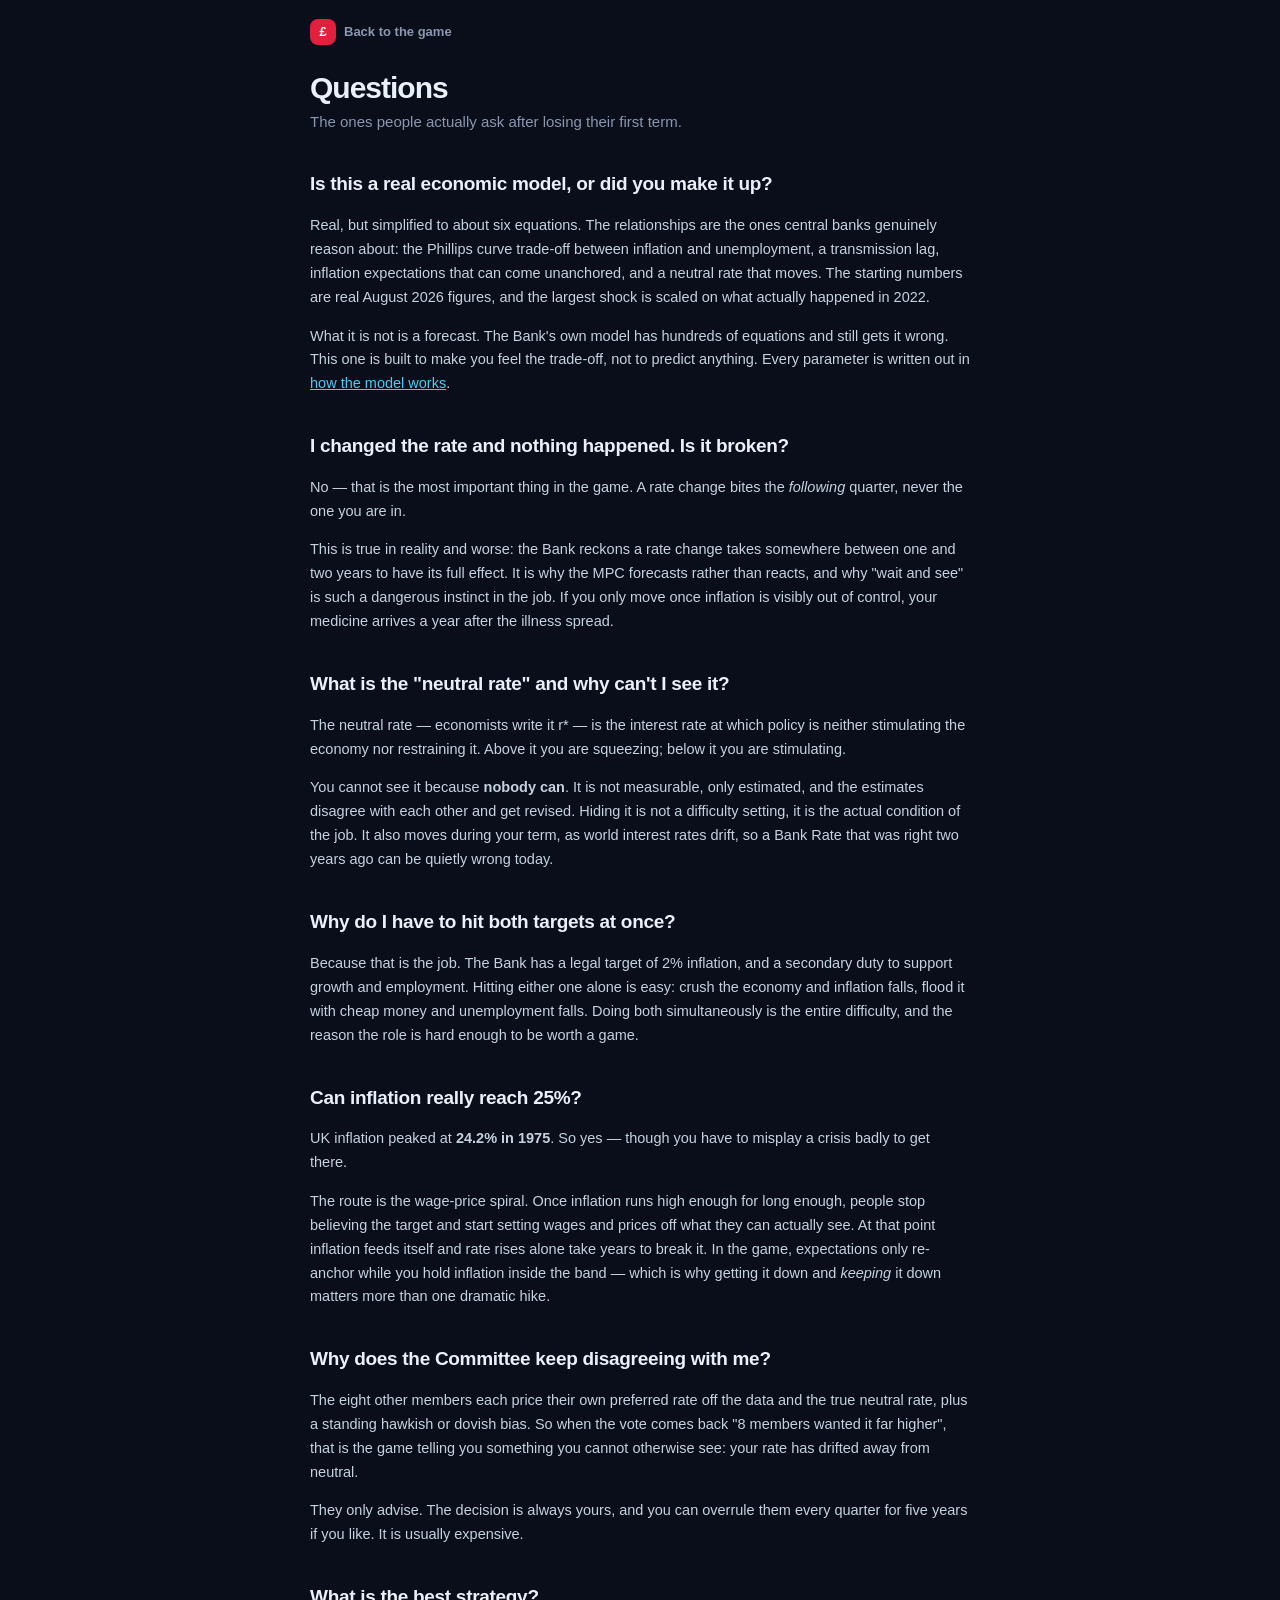
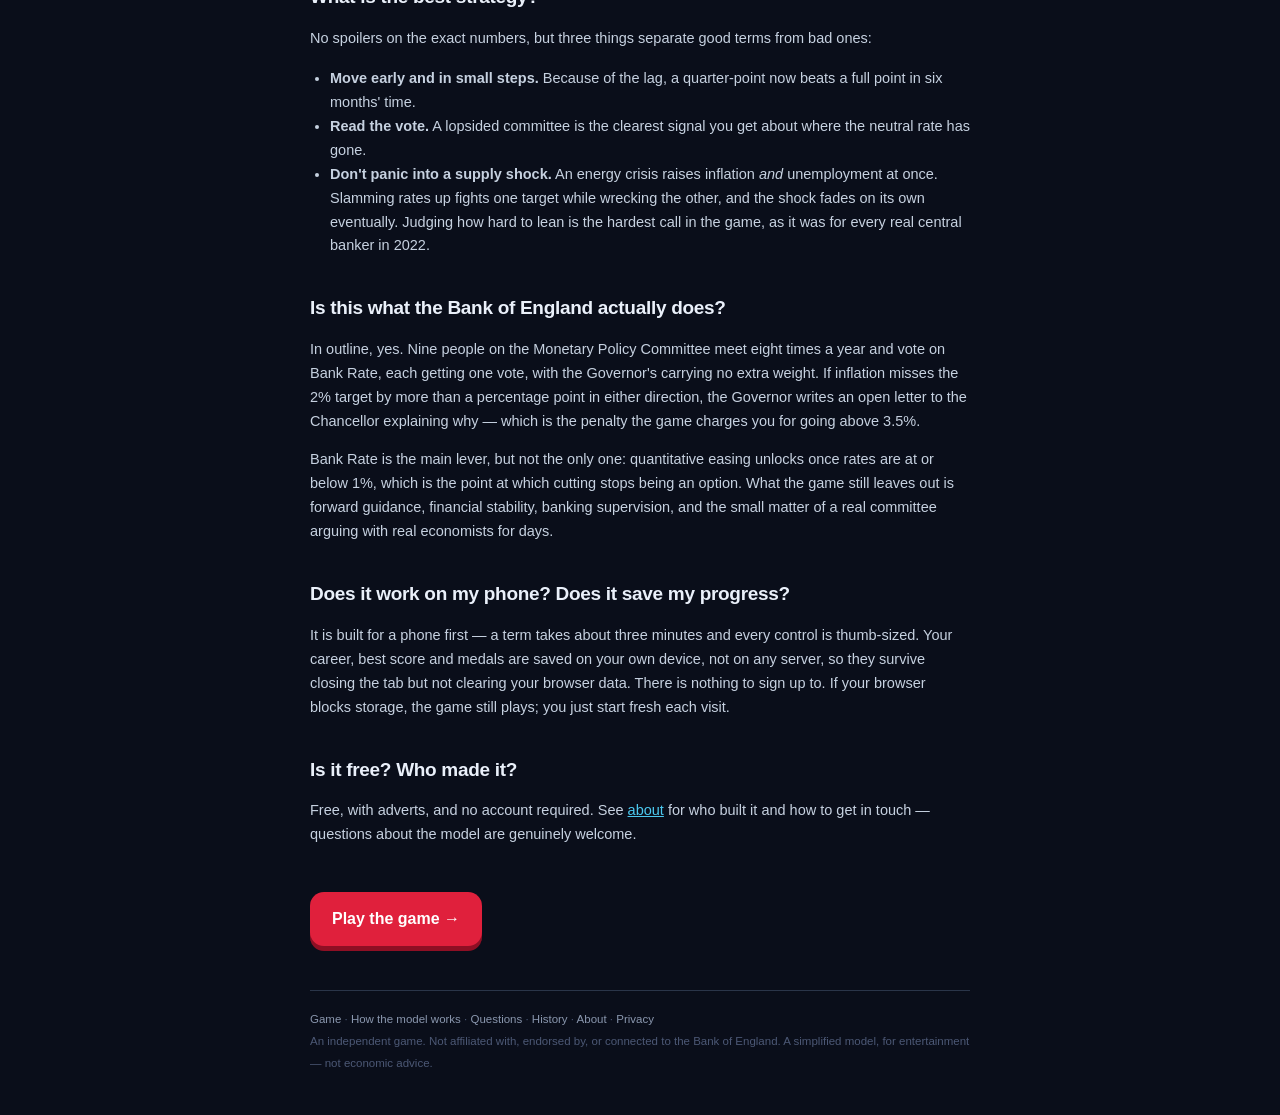
<file: faq.html>
<!DOCTYPE html>
<html lang="en-GB">
<head>
<meta charset="utf-8">
<meta name="viewport" content="width=device-width, initial-scale=1, viewport-fit=cover">
<title>Questions — Hold or Hike</title>
<meta name="description" content="Why interest rate changes take a year to work, what the neutral rate is, why the MPC votes against you, and whether inflation can really reach 25%.">
<meta name="theme-color" content="#0A0E1A">
<link rel="icon" href="data:image/svg+xml,%3Csvg xmlns='http://www.w3.org/2000/svg' viewBox='0 0 64 64'%3E%3Crect width='64' height='64' rx='14' fill='%23E0203C'/%3E%3Ctext x='32' y='45' font-family='Georgia,serif' font-size='40' font-weight='bold' text-anchor='middle' fill='white'%3E%C2%A3%3C/text%3E%3C/svg%3E">
<script async src="https://pagead2.googlesyndication.com/pagead/js/adsbygoogle.js?client=ca-pub-8246785320309196" crossorigin="anonymous"></script>
<link rel="stylesheet" href="page.css">
</head>
<body>
<div class="wrap">
  <a class="back" href="index.html"><span class="crest">£</span> Back to the game</a>

  <h1>Questions</h1>
  <p class="lede">The ones people actually ask after losing their first term.</p>

  <h2>Is this a real economic model, or did you make it up?</h2>
  <p>Real, but simplified to about six equations. The relationships are the ones central
    banks genuinely reason about: the Phillips curve trade-off between inflation and
    unemployment, a transmission lag, inflation expectations that can come unanchored, and a
    neutral rate that moves. The starting numbers are real August 2026 figures, and the
    largest shock is scaled on what actually happened in 2022.</p>
  <p>What it is not is a forecast. The Bank's own model has hundreds of equations and still
    gets it wrong. This one is built to make you feel the trade-off, not to predict anything.
    Every parameter is written out in <a href="how-it-works.html">how the model works</a>.</p>

  <h2>I changed the rate and nothing happened. Is it broken?</h2>
  <p>No — that is the most important thing in the game. A rate change bites the
    <em>following</em> quarter, never the one you are in.</p>
  <p>This is true in reality and worse: the Bank reckons a rate change takes somewhere
    between one and two years to have its full effect. It is why the MPC forecasts rather
    than reacts, and why "wait and see" is such a dangerous instinct in the job. If you only
    move once inflation is visibly out of control, your medicine arrives a year after the
    illness spread.</p>

  <h2>What is the "neutral rate" and why can't I see it?</h2>
  <p>The neutral rate — economists write it r* — is the interest rate at which policy is
    neither stimulating the economy nor restraining it. Above it you are squeezing; below it
    you are stimulating.</p>
  <p>You cannot see it because <strong>nobody can</strong>. It is not measurable, only
    estimated, and the estimates disagree with each other and get revised. Hiding it is not a
    difficulty setting, it is the actual condition of the job. It also moves during your
    term, as world interest rates drift, so a Bank Rate that was right two years ago can be
    quietly wrong today.</p>

  <h2>Why do I have to hit both targets at once?</h2>
  <p>Because that is the job. The Bank has a legal target of 2% inflation, and a secondary
    duty to support growth and employment. Hitting either one alone is easy: crush the
    economy and inflation falls, flood it with cheap money and unemployment falls. Doing both
    simultaneously is the entire difficulty, and the reason the role is hard enough to be
    worth a game.</p>

  <h2>Can inflation really reach 25%?</h2>
  <p>UK inflation peaked at <strong>24.2% in 1975</strong>. So yes — though you have to
    misplay a crisis badly to get there.</p>
  <p>The route is the wage-price spiral. Once inflation runs high enough for long enough,
    people stop believing the target and start setting wages and prices off what they can
    actually see. At that point inflation feeds itself and rate rises alone take years to
    break it. In the game, expectations only re-anchor while you hold inflation inside the
    band — which is why getting it down and <em>keeping</em> it down matters more than one
    dramatic hike.</p>

  <h2>Why does the Committee keep disagreeing with me?</h2>
  <p>The eight other members each price their own preferred rate off the data and the true
    neutral rate, plus a standing hawkish or dovish bias. So when the vote comes back
    "8 members wanted it far higher", that is the game telling you something you cannot
    otherwise see: your rate has drifted away from neutral.</p>
  <p>They only advise. The decision is always yours, and you can overrule them every quarter
    for five years if you like. It is usually expensive.</p>

  <h2>What is the best strategy?</h2>
  <p>No spoilers on the exact numbers, but three things separate good terms from bad ones:</p>
  <ul>
    <li><strong>Move early and in small steps.</strong> Because of the lag, a quarter-point
      now beats a full point in six months' time.</li>
    <li><strong>Read the vote.</strong> A lopsided committee is the clearest signal you get
      about where the neutral rate has gone.</li>
    <li><strong>Don't panic into a supply shock.</strong> An energy crisis raises inflation
      <em>and</em> unemployment at once. Slamming rates up fights one target while wrecking
      the other, and the shock fades on its own eventually. Judging how hard to lean is the
      hardest call in the game, as it was for every real central banker in 2022.</li>
  </ul>

  <h2>Is this what the Bank of England actually does?</h2>
  <p>In outline, yes. Nine people on the Monetary Policy Committee meet eight times a year
    and vote on Bank Rate, each getting one vote, with the Governor's carrying no extra
    weight. If inflation misses the 2% target by more than a percentage point in either
    direction, the Governor writes an open letter to the Chancellor explaining why — which is
    the penalty the game charges you for going above 3.5%.</p>
  <p>Bank Rate is the main lever, but not the only one: quantitative easing unlocks once
    rates are at or below 1%, which is the point at which cutting stops being an option.
    What the game still leaves out is forward guidance, financial stability, banking
    supervision, and the small matter of a real committee arguing with real economists
    for days.</p>

  <h2>Does it work on my phone? Does it save my progress?</h2>
  <p>It is built for a phone first — a term takes about three minutes and every control is
    thumb-sized. Your career, best score and medals are saved on your own device, not on any
    server, so they survive closing the tab but not clearing your browser data. There is
    nothing to sign up to. If your browser blocks storage, the game still plays; you just
    start fresh each visit.</p>

  <h2>Is it free? Who made it?</h2>
  <p>Free, with adverts, and no account required. See <a href="about.html">about</a> for who
    built it and how to get in touch — questions about the model are genuinely welcome.</p>

  <a class="play" href="index.html">Play the game →</a>

  <footer>
    <a href="index.html">Game</a> · <a href="how-it-works.html">How the model works</a> ·
    <a href="faq.html">Questions</a> · <a href="history.html">History</a> ·
    <a href="about.html">About</a> · <a href="privacy.html">Privacy</a><br>
    An independent game. Not affiliated with, endorsed by, or connected to the
    Bank of England. A simplified model, for entertainment — not economic advice.
  </footer>
</div>
</body>
</html>
</file>
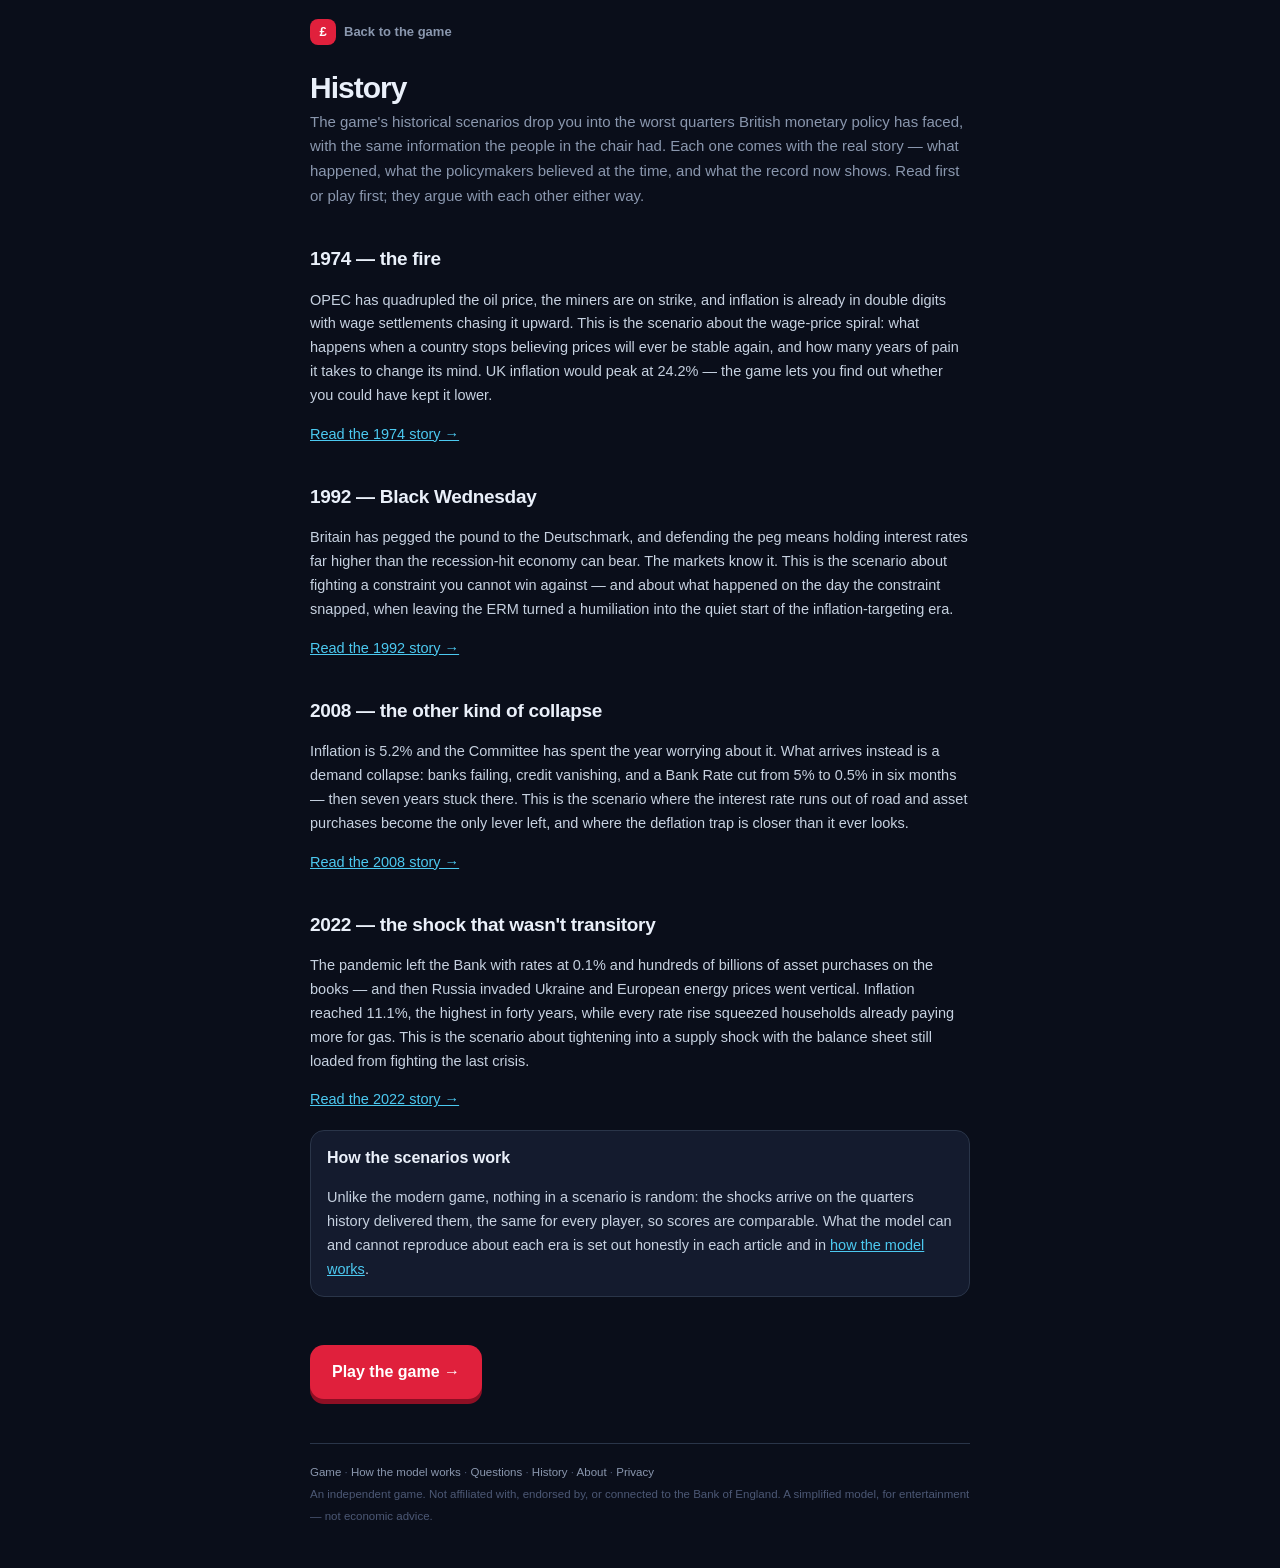
<file: history.html>
<!DOCTYPE html>
<html lang="en-GB">
<head>
<meta charset="utf-8">
<meta name="viewport" content="width=device-width, initial-scale=1, viewport-fit=cover">
<title>History — Hold or Hike</title>
<meta name="description" content="Four moments when UK monetary policy was hardest: 1974, Black Wednesday, the 2008 collapse and the 2022 inflation shock. The story of each, and the chance to sit the exam yourself.">
<meta name="theme-color" content="#0A0E1A">
<link rel="icon" href="data:image/svg+xml,%3Csvg xmlns='http://www.w3.org/2000/svg' viewBox='0 0 64 64'%3E%3Crect width='64' height='64' rx='14' fill='%23E0203C'/%3E%3Ctext x='32' y='45' font-family='Georgia,serif' font-size='40' font-weight='bold' text-anchor='middle' fill='white'%3E%C2%A3%3C/text%3E%3C/svg%3E">
<script async src="https://pagead2.googlesyndication.com/pagead/js/adsbygoogle.js?client=ca-pub-8246785320309196" crossorigin="anonymous"></script>
<link rel="stylesheet" href="page.css">
</head>
<body>
<div class="wrap">
  <a class="back" href="index.html"><span class="crest">£</span> Back to the game</a>

  <h1>History</h1>
  <p class="lede">The game's historical scenarios drop you into the worst quarters British
    monetary policy has faced, with the same information the people in the chair had.
    Each one comes with the real story — what happened, what the policymakers believed
    at the time, and what the record now shows. Read first or play first; they argue
    with each other either way.</p>

  <h2>1974 — the fire</h2>
  <p>OPEC has quadrupled the oil price, the miners are on strike, and inflation is already
    in double digits with wage settlements chasing it upward. This is the scenario about
    the wage-price spiral: what happens when a country stops believing prices will ever
    be stable again, and how many years of pain it takes to change its mind. UK inflation
    would peak at 24.2% — the game lets you find out whether you could have kept it lower.</p>
  <p><a href="scenario-1974.html">Read the 1974 story →</a></p>

  <h2>1992 — Black Wednesday</h2>
  <p>Britain has pegged the pound to the Deutschmark, and defending the peg means holding
    interest rates far higher than the recession-hit economy can bear. The markets know it.
    This is the scenario about fighting a constraint you cannot win against — and about
    what happened on the day the constraint snapped, when leaving the ERM turned a
    humiliation into the quiet start of the inflation-targeting era.</p>
  <p><a href="scenario-1992.html">Read the 1992 story →</a></p>

  <h2>2008 — the other kind of collapse</h2>
  <p>Inflation is 5.2% and the Committee has spent the year worrying about it. What arrives
    instead is a demand collapse: banks failing, credit vanishing, and a Bank Rate cut from
    5% to 0.5% in six months — then seven years stuck there. This is the scenario where the
    interest rate runs out of road and asset purchases become the only lever left, and
    where the deflation trap is closer than it ever looks.</p>
  <p><a href="scenario-2008.html">Read the 2008 story →</a></p>

  <h2>2022 — the shock that wasn't transitory</h2>
  <p>The pandemic left the Bank with rates at 0.1% and hundreds of billions of asset
    purchases on the books — and then Russia invaded Ukraine and European energy prices
    went vertical. Inflation reached 11.1%, the highest in forty years, while every rate
    rise squeezed households already paying more for gas. This is the scenario about
    tightening into a supply shock with the balance sheet still loaded from fighting the
    last crisis.</p>
  <p><a href="scenario-2022.html">Read the 2022 story →</a></p>

  <div class="box">
    <b>How the scenarios work</b>
    <p>Unlike the modern game, nothing in a scenario is random: the shocks arrive on the
    quarters history delivered them, the same for every player, so scores are comparable.
    What the model can and cannot reproduce about each era is set out honestly in each
    article and in <a href="how-it-works.html">how the model works</a>.</p>
  </div>

  <a class="play" href="index.html">Play the game →</a>

  <footer>
    <a href="index.html">Game</a> · <a href="how-it-works.html">How the model works</a> ·
    <a href="faq.html">Questions</a> · <a href="history.html">History</a> ·
    <a href="about.html">About</a> · <a href="privacy.html">Privacy</a><br>
    An independent game. Not affiliated with, endorsed by, or connected to the
    Bank of England. A simplified model, for entertainment — not economic advice.
  </footer>
</div>
</body>
</html>
</file>
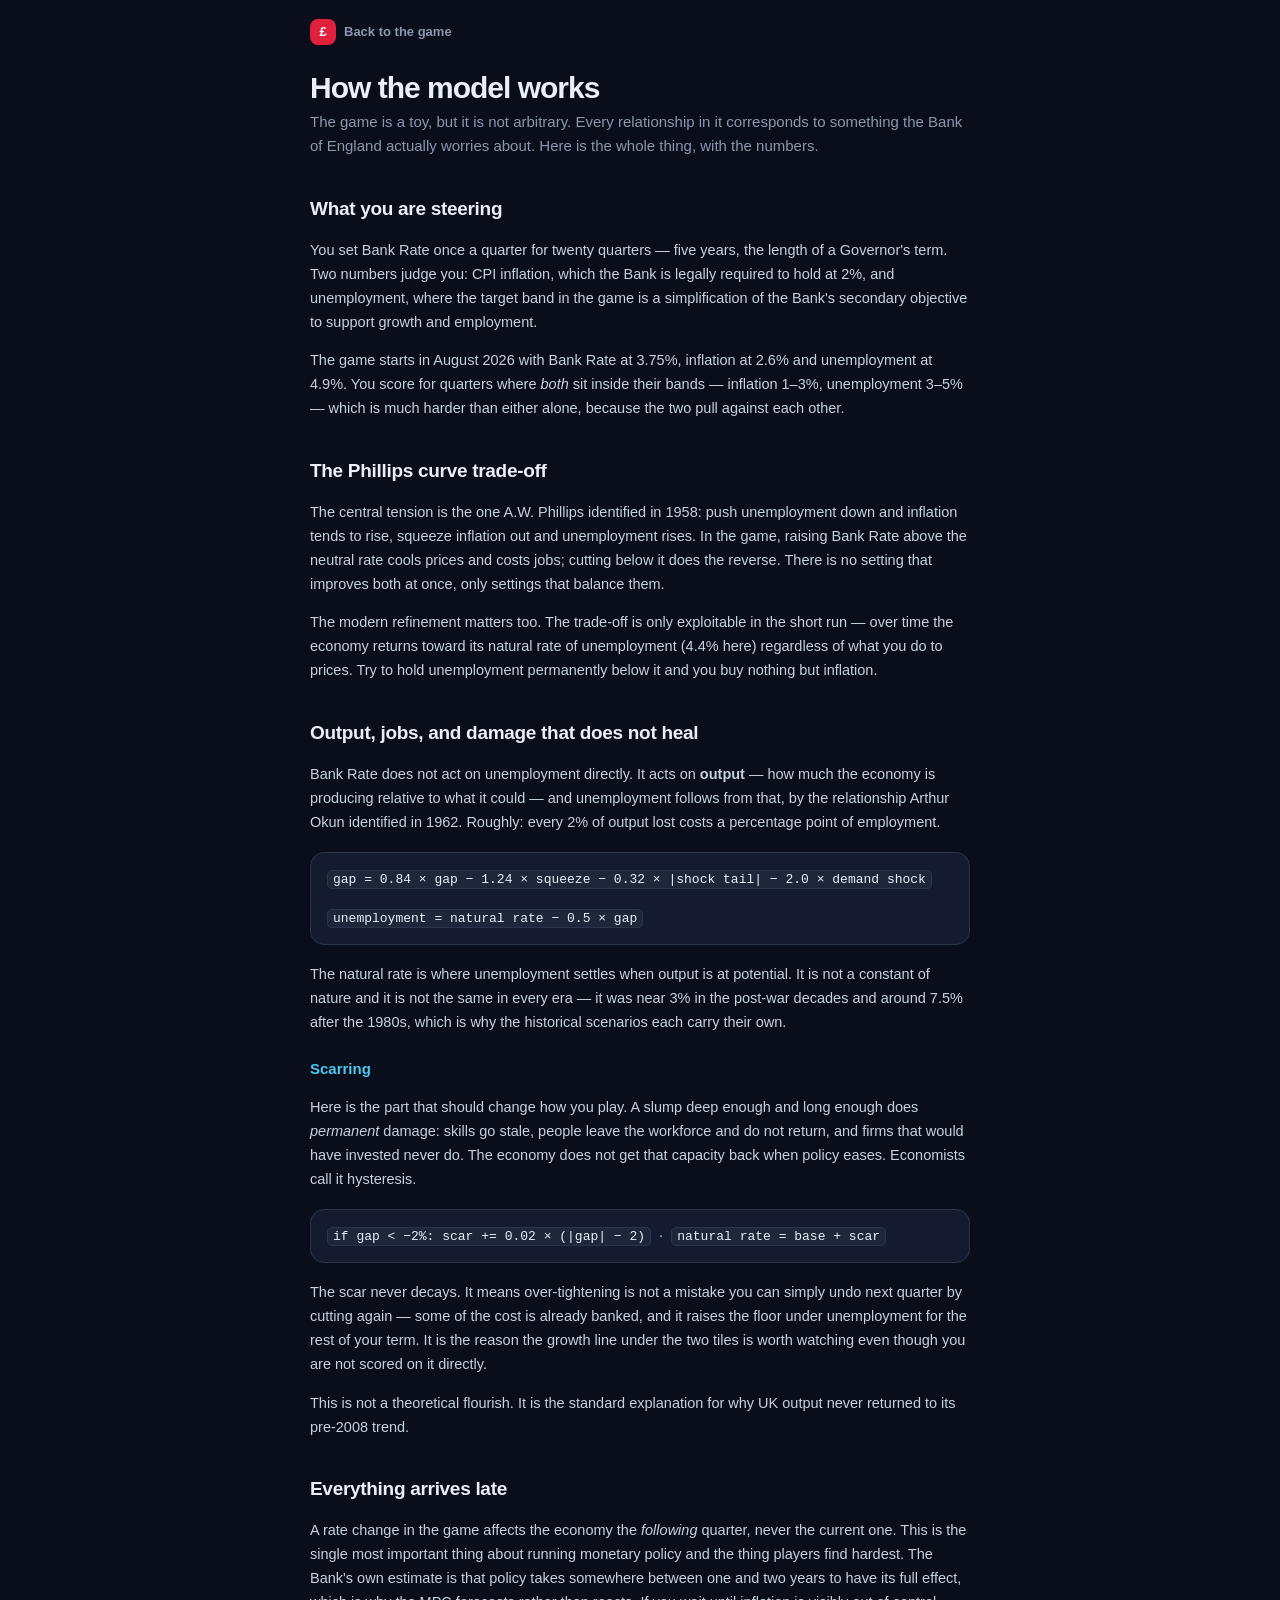
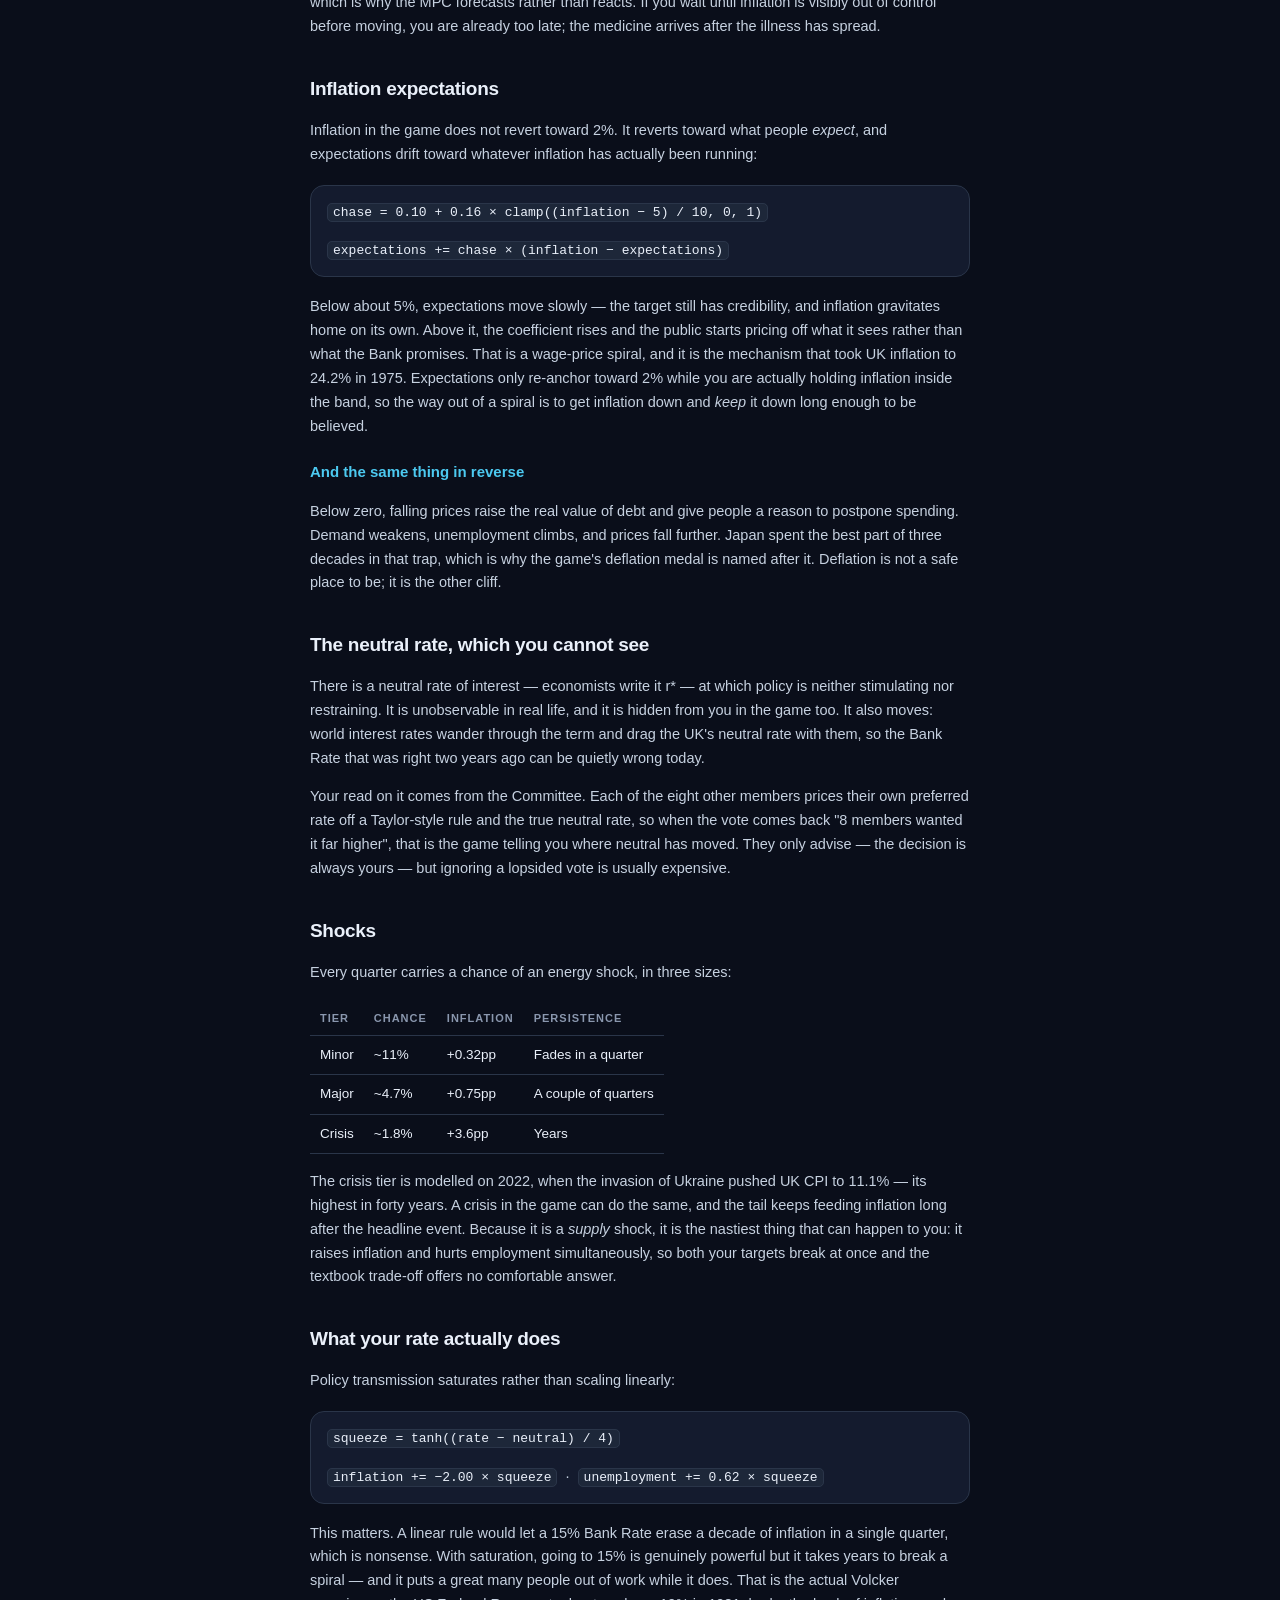
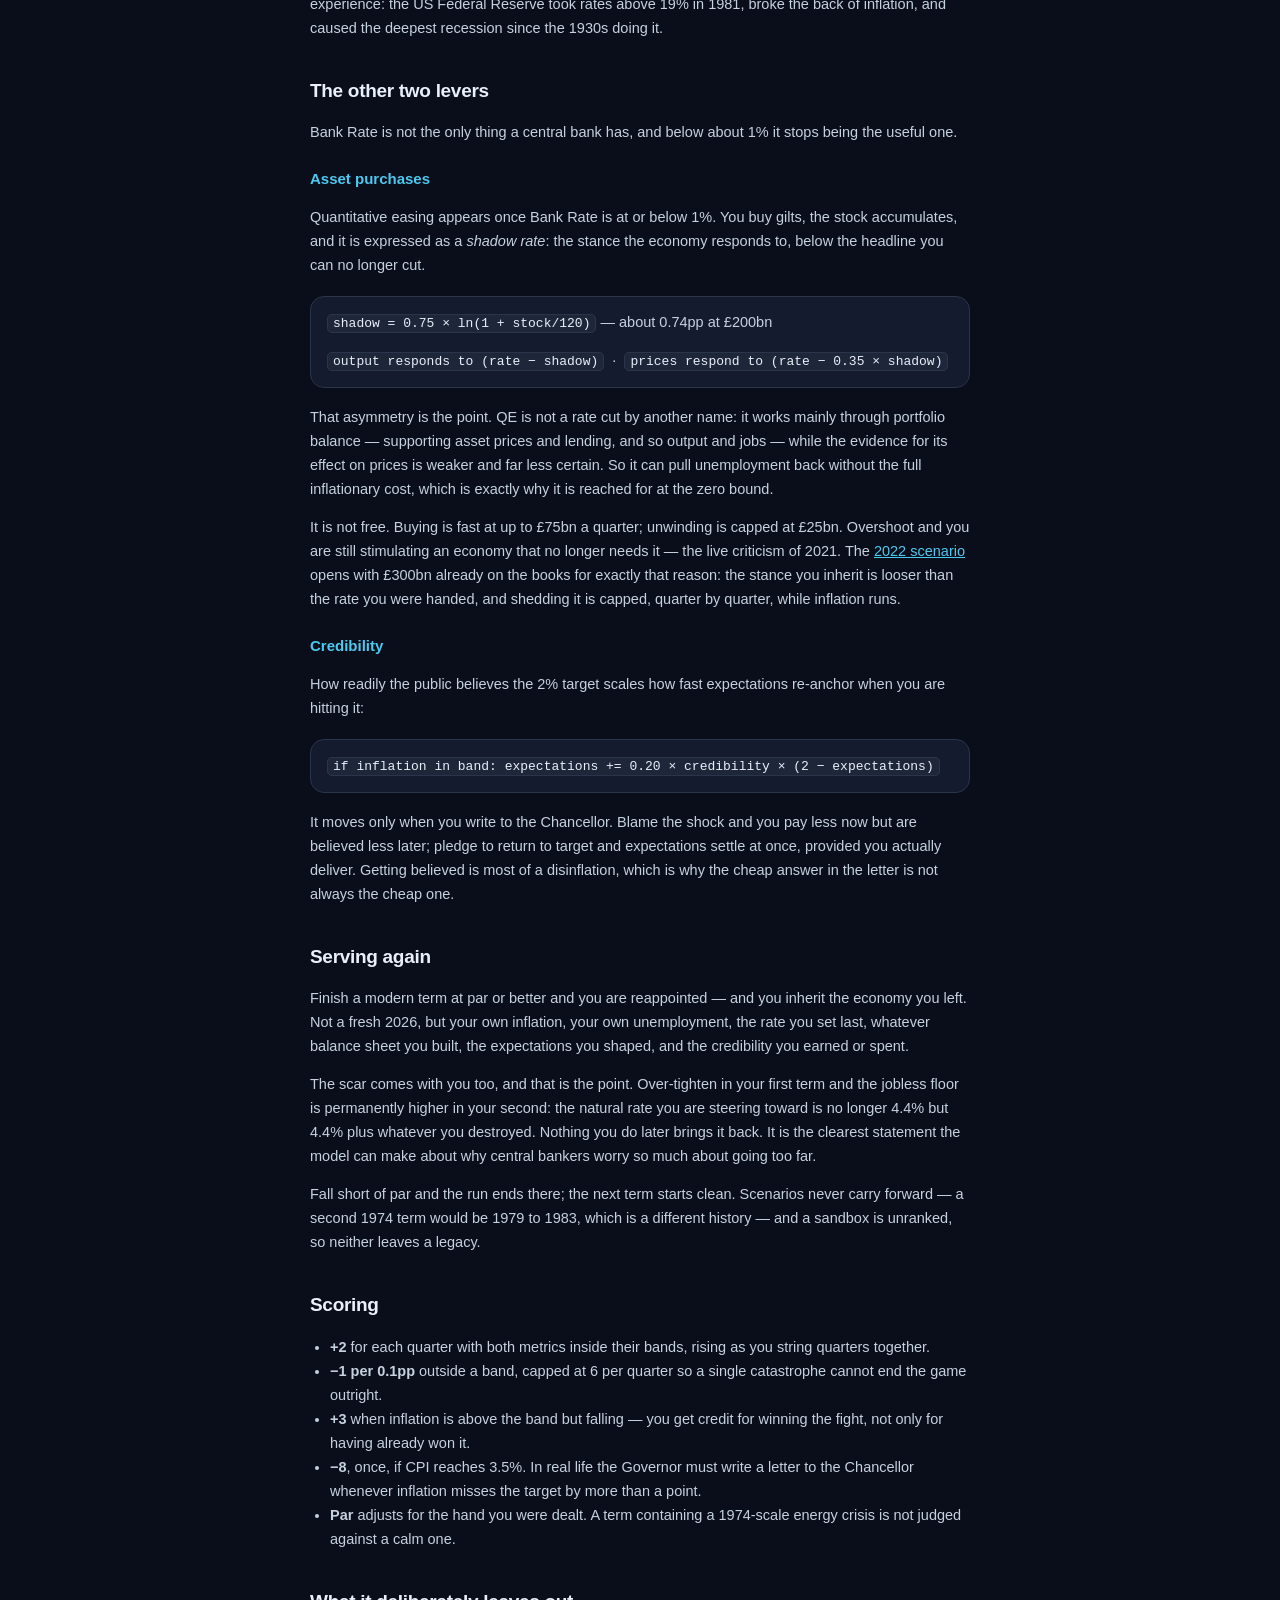
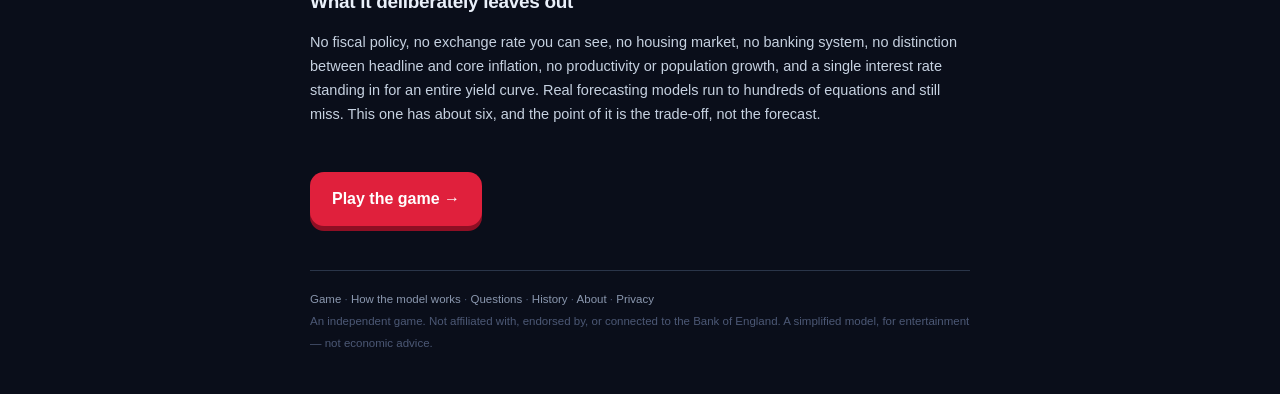
<file: how-it-works.html>
<!DOCTYPE html>
<html lang="en-GB">
<head>
<meta charset="utf-8">
<meta name="viewport" content="width=device-width, initial-scale=1, viewport-fit=cover">
<title>How the model works — Hold or Hike</title>
<meta name="description" content="The economics behind the game: the Phillips curve trade-off, policy lags, inflation expectations, the neutral rate, and how it is calibrated to August 2026 UK data.">
<meta name="theme-color" content="#0A0E1A">
<link rel="icon" href="data:image/svg+xml,%3Csvg xmlns='http://www.w3.org/2000/svg' viewBox='0 0 64 64'%3E%3Crect width='64' height='64' rx='14' fill='%23E0203C'/%3E%3Ctext x='32' y='45' font-family='Georgia,serif' font-size='40' font-weight='bold' text-anchor='middle' fill='white'%3E%C2%A3%3C/text%3E%3C/svg%3E">
<script async src="https://pagead2.googlesyndication.com/pagead/js/adsbygoogle.js?client=ca-pub-8246785320309196" crossorigin="anonymous"></script>
<link rel="stylesheet" href="page.css">
</head>
<body>
<div class="wrap">
  <a class="back" href="index.html"><span class="crest">£</span> Back to the game</a>

  <h1>How the model works</h1>
  <p class="lede">The game is a toy, but it is not arbitrary. Every relationship in it
    corresponds to something the Bank of England actually worries about. Here is the whole
    thing, with the numbers.</p>

  <h2>What you are steering</h2>
  <p>You set Bank Rate once a quarter for twenty quarters — five years, the length of a
    Governor's term. Two numbers judge you: CPI inflation, which the Bank is legally
    required to hold at 2%, and unemployment, where the target band in the game is a
    simplification of the Bank's secondary objective to support growth and employment.</p>
  <p>The game starts in August 2026 with Bank Rate at 3.75%, inflation at 2.6% and
    unemployment at 4.9%. You score for quarters where <em>both</em> sit inside their bands —
    inflation 1–3%, unemployment 3–5% — which is much harder than either alone, because the
    two pull against each other.</p>

  <h2>The Phillips curve trade-off</h2>
  <p>The central tension is the one A.W. Phillips identified in 1958: push unemployment
    down and inflation tends to rise, squeeze inflation out and unemployment rises. In the
    game, raising Bank Rate above the neutral rate cools prices and costs jobs; cutting
    below it does the reverse. There is no setting that improves both at once, only
    settings that balance them.</p>
  <p>The modern refinement matters too. The trade-off is only exploitable in the short run —
    over time the economy returns toward its natural rate of unemployment (4.4% here)
    regardless of what you do to prices. Try to hold unemployment permanently below it and
    you buy nothing but inflation.</p>

  <h2>Output, jobs, and damage that does not heal</h2>
  <p>Bank Rate does not act on unemployment directly. It acts on <strong>output</strong> —
    how much the economy is producing relative to what it could — and unemployment follows
    from that, by the relationship Arthur Okun identified in 1962. Roughly: every 2% of
    output lost costs a percentage point of employment.</p>
  <div class="box">
    <p><code>gap = 0.84 × gap − 1.24 × squeeze − 0.32 × |shock tail| − 2.0 × demand shock</code></p>
    <p><code>unemployment = natural rate − 0.5 × gap</code></p>
  </div>
  <p>The natural rate is where unemployment settles when output is at potential. It is not
    a constant of nature and it is not the same in every era — it was near 3% in the
    post-war decades and around 7.5% after the 1980s, which is why the historical scenarios
    each carry their own.</p>

  <h3>Scarring</h3>
  <p>Here is the part that should change how you play. A slump deep enough and long enough
    does <em>permanent</em> damage: skills go stale, people leave the workforce and do not
    return, and firms that would have invested never do. The economy does not get that
    capacity back when policy eases. Economists call it hysteresis.</p>
  <div class="box">
    <p><code>if gap &lt; −2%: scar += 0.02 × (|gap| − 2)</code> &nbsp;·&nbsp;
      <code>natural rate = base + scar</code></p>
  </div>
  <p>The scar never decays. It means over-tightening is not a mistake you can simply undo
    next quarter by cutting again — some of the cost is already banked, and it raises the
    floor under unemployment for the rest of your term. It is the reason the growth line
    under the two tiles is worth watching even though you are not scored on it directly.</p>
  <p>This is not a theoretical flourish. It is the standard explanation for why UK output
    never returned to its pre-2008 trend.</p>

  <h2>Everything arrives late</h2>
  <p>A rate change in the game affects the economy the <em>following</em> quarter, never the
    current one. This is the single most important thing about running monetary policy and
    the thing players find hardest. The Bank's own estimate is that policy takes somewhere
    between one and two years to have its full effect, which is why the MPC forecasts rather
    than reacts. If you wait until inflation is visibly out of control before moving, you
    are already too late; the medicine arrives after the illness has spread.</p>

  <h2>Inflation expectations</h2>
  <p>Inflation in the game does not revert toward 2%. It reverts toward what people
    <em>expect</em>, and expectations drift toward whatever inflation has actually been running:</p>
  <div class="box">
    <p><code>chase = 0.10 + 0.16 × clamp((inflation − 5) / 10, 0, 1)</code></p>
    <p><code>expectations += chase × (inflation − expectations)</code></p>
  </div>
  <p>Below about 5%, expectations move slowly — the target still has credibility, and
    inflation gravitates home on its own. Above it, the coefficient rises and the public
    starts pricing off what it sees rather than what the Bank promises. That is a
    wage-price spiral, and it is the mechanism that took UK inflation to 24.2% in 1975.
    Expectations only re-anchor toward 2% while you are actually holding inflation inside
    the band, so the way out of a spiral is to get inflation down and <em>keep</em> it down long
    enough to be believed.</p>

  <h3>And the same thing in reverse</h3>
  <p>Below zero, falling prices raise the real value of debt and give people a reason to
    postpone spending. Demand weakens, unemployment climbs, and prices fall further. Japan
    spent the best part of three decades in that trap, which is why the game's deflation
    medal is named after it. Deflation is not a safe place to be; it is the other cliff.</p>

  <h2>The neutral rate, which you cannot see</h2>
  <p>There is a neutral rate of interest — economists write it r* — at which policy is
    neither stimulating nor restraining. It is unobservable in real life, and it is hidden
    from you in the game too. It also moves: world interest rates wander through the term
    and drag the UK's neutral rate with them, so the Bank Rate that was right two years ago
    can be quietly wrong today.</p>
  <p>Your read on it comes from the Committee. Each of the eight other members prices their
    own preferred rate off a Taylor-style rule and the true neutral rate, so when the vote
    comes back "8 members wanted it far higher", that is the game telling you where neutral
    has moved. They only advise — the decision is always yours — but ignoring a lopsided
    vote is usually expensive.</p>

  <h2>Shocks</h2>
  <p>Every quarter carries a chance of an energy shock, in three sizes:</p>
  <table>
    <tr><th>Tier</th><th>Chance</th><th>Inflation</th><th>Persistence</th></tr>
    <tr><td>Minor</td><td>~11%</td><td>+0.32pp</td><td>Fades in a quarter</td></tr>
    <tr><td>Major</td><td>~4.7%</td><td>+0.75pp</td><td>A couple of quarters</td></tr>
    <tr><td>Crisis</td><td>~1.8%</td><td>+3.6pp</td><td>Years</td></tr>
  </table>
  <p>The crisis tier is modelled on 2022, when the invasion of Ukraine pushed UK CPI to
    11.1% — its highest in forty years. A crisis in the game can do the same, and the tail
    keeps feeding inflation long after the headline event. Because it is a <em>supply</em>
    shock, it is the nastiest thing that can happen to you: it raises inflation and hurts
    employment simultaneously, so both your targets break at once and the textbook
    trade-off offers no comfortable answer.</p>

  <h2>What your rate actually does</h2>
  <p>Policy transmission saturates rather than scaling linearly:</p>
  <div class="box">
    <p><code>squeeze = tanh((rate − neutral) / 4)</code></p>
    <p><code>inflation += −2.00 × squeeze</code> &nbsp;·&nbsp; <code>unemployment += 0.62 × squeeze</code></p>
  </div>
  <p>This matters. A linear rule would let a 15% Bank Rate erase a decade of inflation in a
    single quarter, which is nonsense. With saturation, going to 15% is genuinely powerful
    but it takes years to break a spiral — and it puts a great many people out of work while
    it does. That is the actual Volcker experience: the US Federal Reserve took rates above
    19% in 1981, broke the back of inflation, and caused the deepest recession since the
    1930s doing it.</p>

  <h2>The other two levers</h2>
  <p>Bank Rate is not the only thing a central bank has, and below about 1% it stops
    being the useful one.</p>

  <h3>Asset purchases</h3>
  <p>Quantitative easing appears once Bank Rate is at or below 1%. You buy gilts, the
    stock accumulates, and it is expressed as a <em>shadow rate</em>: the stance the
    economy responds to, below the headline you can no longer cut.</p>
  <div class="box">
    <p><code>shadow = 0.75 × ln(1 + stock/120)</code> — about 0.74pp at £200bn</p>
    <p><code>output responds to (rate − shadow)</code> &nbsp;·&nbsp;
      <code>prices respond to (rate − 0.35 × shadow)</code></p>
  </div>
  <p>That asymmetry is the point. QE is not a rate cut by another name: it works mainly
    through portfolio balance — supporting asset prices and lending, and so output and
    jobs — while the evidence for its effect on prices is weaker and far less certain.
    So it can pull unemployment back without the full inflationary cost, which is
    exactly why it is reached for at the zero bound.</p>
  <p>It is not free. Buying is fast at up to £75bn a quarter; unwinding is capped at
    £25bn. Overshoot and you are still stimulating an economy that no longer needs it —
    the live criticism of 2021. The <a href="scenario-2022.html">2022 scenario</a> opens
    with £300bn already on the books for exactly that reason: the stance you inherit is
    looser than the rate you were handed, and shedding it is capped, quarter by quarter,
    while inflation runs.</p>

  <h3>Credibility</h3>
  <p>How readily the public believes the 2% target scales how fast expectations
    re-anchor when you are hitting it:</p>
  <div class="box">
    <p><code>if inflation in band: expectations += 0.20 × credibility × (2 − expectations)</code></p>
  </div>
  <p>It moves only when you write to the Chancellor. Blame the shock and you pay less now
    but are believed less later; pledge to return to target and expectations settle at
    once, provided you actually deliver. Getting believed is most of a disinflation, which
    is why the cheap answer in the letter is not always the cheap one.</p>

  <h2>Serving again</h2>
  <p>Finish a modern term at par or better and you are reappointed — and you inherit the
    economy you left. Not a fresh 2026, but your own inflation, your own unemployment, the
    rate you set last, whatever balance sheet you built, the expectations you shaped, and
    the credibility you earned or spent.</p>
  <p>The scar comes with you too, and that is the point. Over-tighten in your first term
    and the jobless floor is permanently higher in your second: the natural rate you are
    steering toward is no longer 4.4% but 4.4% plus whatever you destroyed. Nothing you do
    later brings it back. It is the clearest statement the model can make about why
    central bankers worry so much about going too far.</p>
  <p>Fall short of par and the run ends there; the next term starts clean. Scenarios never
    carry forward — a second 1974 term would be 1979 to 1983, which is a different history
    — and a sandbox is unranked, so neither leaves a legacy.</p>

  <h2>Scoring</h2>
  <ul>
    <li><strong>+2</strong> for each quarter with both metrics inside their bands, rising as
      you string quarters together.</li>
    <li><strong>−1 per 0.1pp</strong> outside a band, capped at 6 per quarter so a single
      catastrophe cannot end the game outright.</li>
    <li><strong>+3</strong> when inflation is above the band but falling — you get credit for
      winning the fight, not only for having already won it.</li>
    <li><strong>−8</strong>, once, if CPI reaches 3.5%. In real life the Governor must write
      a letter to the Chancellor whenever inflation misses the target by more than a point.</li>
    <li><strong>Par</strong> adjusts for the hand you were dealt. A term containing a
      1974-scale energy crisis is not judged against a calm one.</li>
  </ul>

  <h2>What it deliberately leaves out</h2>
  <p>No fiscal policy, no exchange rate you can see, no housing market, no banking
    system, no distinction between headline and core inflation, no productivity or
    population growth, and a single interest rate standing in for an entire yield
    curve. Real forecasting models run
    to hundreds of equations and still miss. This one has about six, and the point of it is
    the trade-off, not the forecast.</p>

  <a class="play" href="index.html">Play the game →</a>

  <footer>
    <a href="index.html">Game</a> · <a href="how-it-works.html">How the model works</a> ·
    <a href="faq.html">Questions</a> · <a href="history.html">History</a> ·
    <a href="about.html">About</a> · <a href="privacy.html">Privacy</a><br>
    An independent game. Not affiliated with, endorsed by, or connected to the
    Bank of England. A simplified model, for entertainment — not economic advice.
  </footer>
</div>
</body>
</html>
</file>
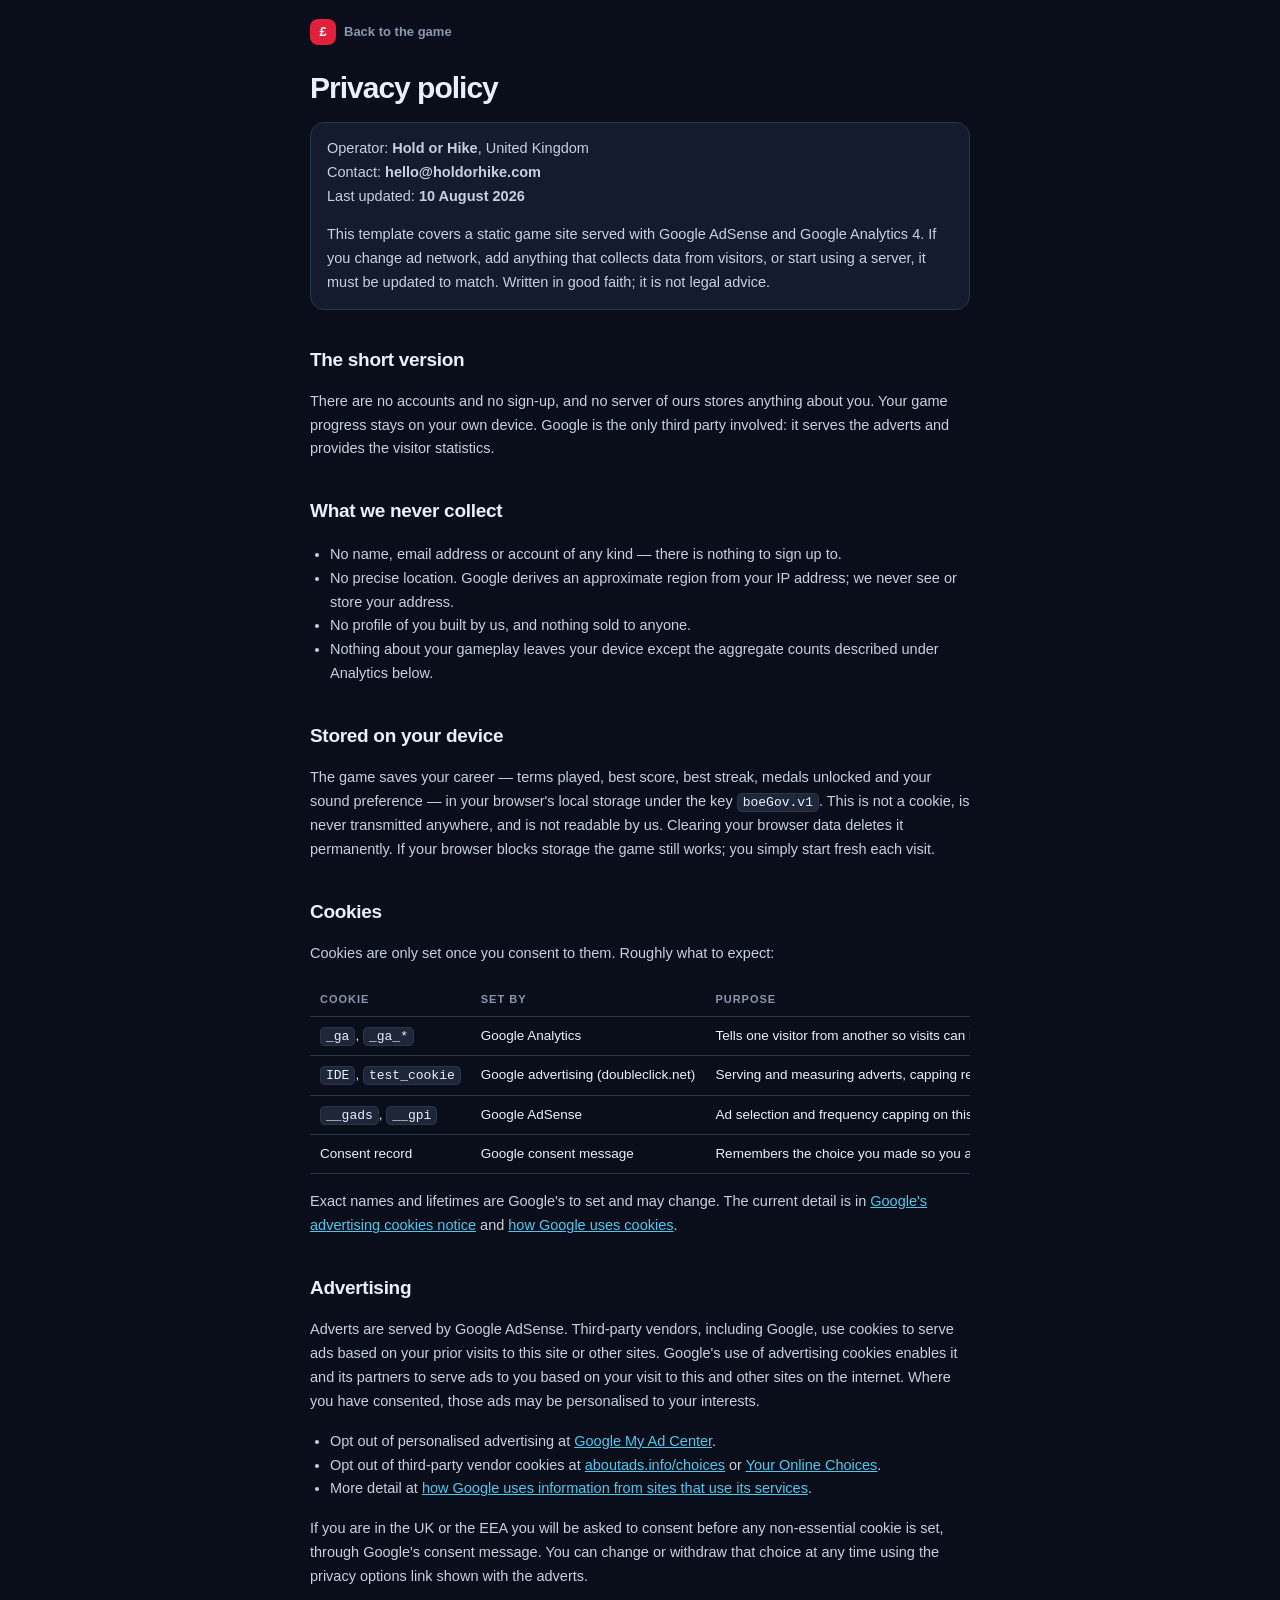
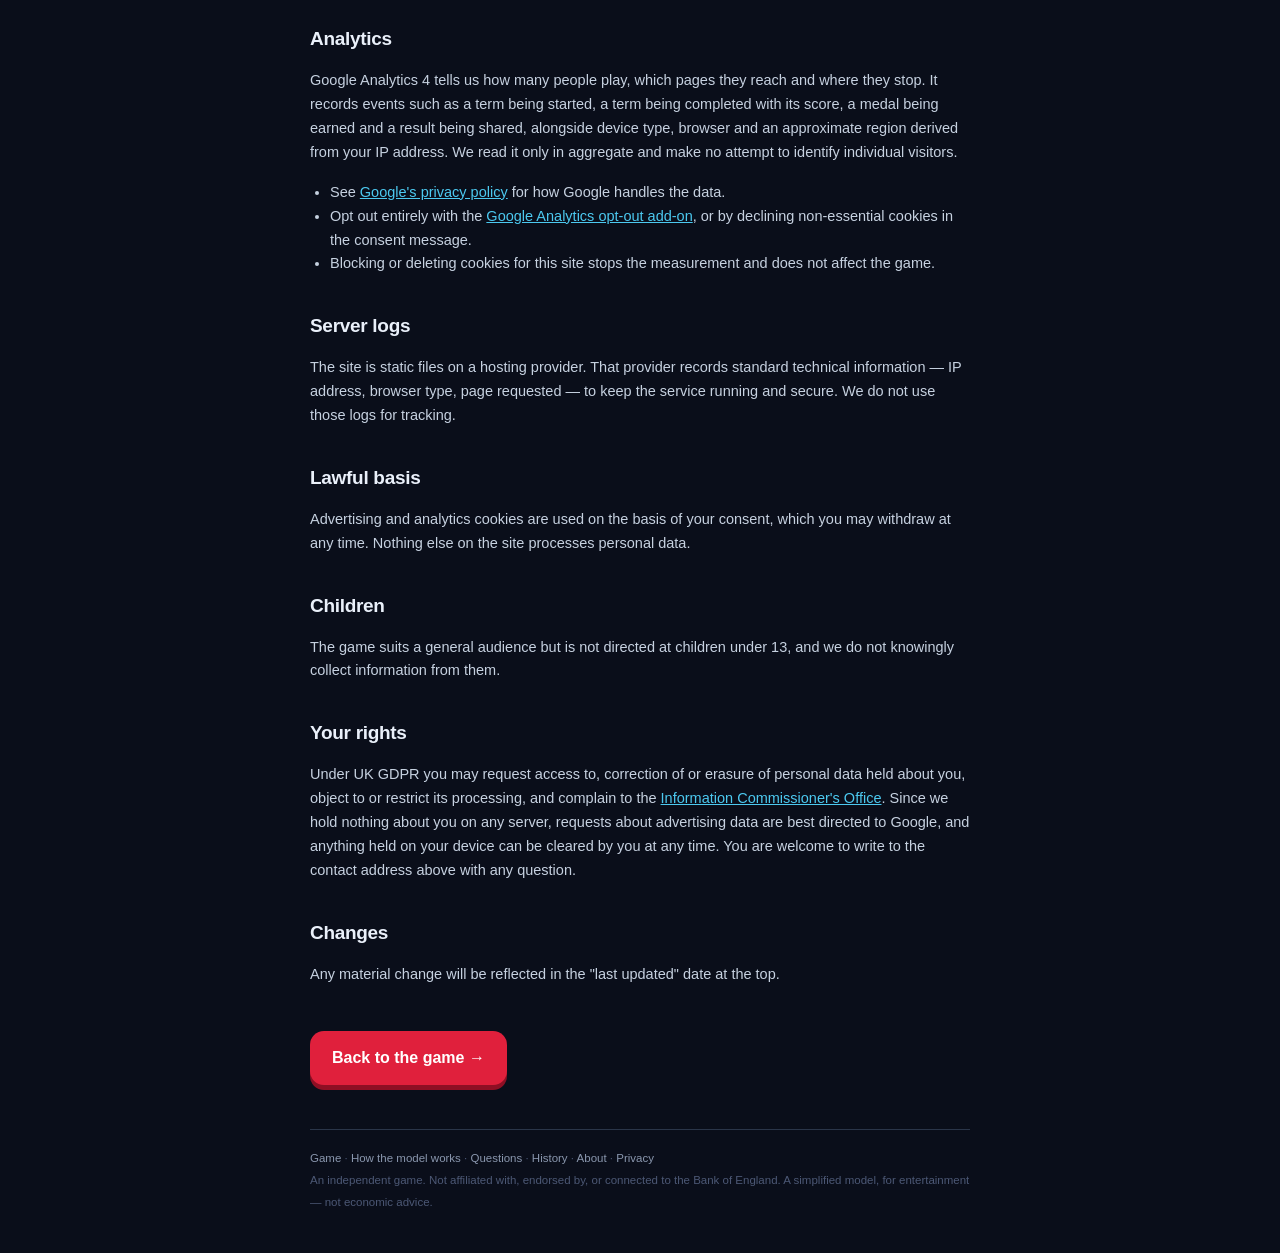
<file: privacy.html>
<!DOCTYPE html>
<html lang="en-GB">
<head>
<meta charset="utf-8">
<meta name="viewport" content="width=device-width, initial-scale=1, viewport-fit=cover">
<title>Privacy policy — Hold or Hike</title>
<meta name="description" content="What data this site stores, what advertising and analytics cookies do, and your rights under UK GDPR.">
<meta name="theme-color" content="#0A0E1A">
<link rel="icon" href="data:image/svg+xml,%3Csvg xmlns='http://www.w3.org/2000/svg' viewBox='0 0 64 64'%3E%3Crect width='64' height='64' rx='14' fill='%23E0203C'/%3E%3Ctext x='32' y='45' font-family='Georgia,serif' font-size='40' font-weight='bold' text-anchor='middle' fill='white'%3E%C2%A3%3C/text%3E%3C/svg%3E">
<script async src="https://pagead2.googlesyndication.com/pagead/js/adsbygoogle.js?client=ca-pub-8246785320309196" crossorigin="anonymous"></script>
<link rel="stylesheet" href="page.css">
</head>
<body>
<div class="wrap">
  <a class="back" href="index.html"><span class="crest">£</span> Back to the game</a>

  <h1>Privacy policy</h1>

  <div class="box">
    <p>Operator: <strong>Hold or Hike</strong>, United Kingdom<br>
      Contact: <strong>hello@holdorhike.com</strong><br>
      Last updated: <strong>10 August 2026</strong></p>
    <p>This template covers a static game site served with Google AdSense and Google
      Analytics 4. If you change ad network, add anything that collects data from visitors,
      or start using a server, it must be updated to match. Written in good faith; it is not
      legal advice.</p>
  </div>

  <h2>The short version</h2>
  <p>There are no accounts and no sign-up, and no server of ours stores anything about you.
    Your game progress stays on your own device. Google is the only third party involved: it
    serves the adverts and provides the visitor statistics.</p>

  <h2>What we never collect</h2>
  <ul>
    <li>No name, email address or account of any kind — there is nothing to sign up to.</li>
    <li>No precise location. Google derives an approximate region from your IP address; we
      never see or store your address.</li>
    <li>No profile of you built by us, and nothing sold to anyone.</li>
    <li>Nothing about your gameplay leaves your device except the aggregate counts described
      under Analytics below.</li>
  </ul>

  <h2>Stored on your device</h2>
  <p>The game saves your career — terms played, best score, best streak, medals unlocked and
    your sound preference — in your browser's local storage under the key
    <code>boeGov.v1</code>. This is not a cookie, is never transmitted anywhere, and is not
    readable by us. Clearing your browser data deletes it permanently. If your browser blocks
    storage the game still works; you simply start fresh each visit.</p>

  <h2>Cookies</h2>
  <p>Cookies are only set once you consent to them. Roughly what to expect:</p>
  <table>
    <tr><th>Cookie</th><th>Set by</th><th>Purpose</th><th>Typical life</th></tr>
    <tr><td><code>_ga</code>, <code>_ga_*</code></td><td>Google Analytics</td>
      <td>Tells one visitor from another so visits can be counted</td><td>Up to 2 years</td></tr>
    <tr><td><code>IDE</code>, <code>test_cookie</code></td><td>Google advertising (doubleclick.net)</td>
      <td>Serving and measuring adverts, capping repeats, fraud detection</td><td>Up to 13 months</td></tr>
    <tr><td><code>__gads</code>, <code>__gpi</code></td><td>Google AdSense</td>
      <td>Ad selection and frequency capping on this site</td><td>Up to 13 months</td></tr>
    <tr><td>Consent record</td><td>Google consent message</td>
      <td>Remembers the choice you made so you are not asked repeatedly</td><td>Up to 13 months</td></tr>
  </table>
  <p>Exact names and lifetimes are Google's to set and may change. The current detail is in
    <a href="https://business.safety.google/adscookies/" rel="noopener">Google's advertising
    cookies notice</a> and <a href="https://policies.google.com/technologies/cookies" rel="noopener">how
    Google uses cookies</a>.</p>

  <h2>Advertising</h2>
  <p>Adverts are served by Google AdSense. Third-party vendors, including Google, use cookies
    to serve ads based on your prior visits to this site or other sites. Google's use of
    advertising cookies enables it and its partners to serve ads to you based on your visit
    to this and other sites on the internet. Where you have consented, those ads may be
    personalised to your interests.</p>
  <ul>
    <li>Opt out of personalised advertising at
      <a href="https://myadcenter.google.com/" rel="noopener">Google My Ad Center</a>.</li>
    <li>Opt out of third-party vendor cookies at
      <a href="https://www.aboutads.info/choices/" rel="noopener">aboutads.info/choices</a> or
      <a href="https://www.youronlinechoices.com/uk/" rel="noopener">Your Online Choices</a>.</li>
    <li>More detail at
      <a href="https://policies.google.com/technologies/partner-sites" rel="noopener">how
      Google uses information from sites that use its services</a>.</li>
  </ul>
  <p>If you are in the UK or the EEA you will be asked to consent before any non-essential
    cookie is set, through Google's consent message. You can change or withdraw that choice
    at any time using the privacy options link shown with the adverts.</p>

  <h2>Analytics</h2>
  <p>Google Analytics 4 tells us how many people play, which pages they reach and where they
    stop. It records events such as a term being started, a term being completed with its
    score, a medal being earned and a result being shared, alongside device type, browser and
    an approximate region derived from your IP address. We read it only in aggregate and make
    no attempt to identify individual visitors.</p>
  <ul>
    <li>See <a href="https://policies.google.com/privacy" rel="noopener">Google's privacy
      policy</a> for how Google handles the data.</li>
    <li>Opt out entirely with the
      <a href="https://tools.google.com/dlpage/gaoptout" rel="noopener">Google Analytics
      opt-out add-on</a>, or by declining non-essential cookies in the consent message.</li>
    <li>Blocking or deleting cookies for this site stops the measurement and does not affect
      the game.</li>
  </ul>

  <h2>Server logs</h2>
  <p>The site is static files on a hosting provider. That provider records standard technical
    information — IP address, browser type, page requested — to keep the service running and
    secure. We do not use those logs for tracking.</p>

  <h2>Lawful basis</h2>
  <p>Advertising and analytics cookies are used on the basis of your consent, which you may
    withdraw at any time. Nothing else on the site processes personal data.</p>

  <h2>Children</h2>
  <p>The game suits a general audience but is not directed at children under 13, and we do
    not knowingly collect information from them.</p>

  <h2>Your rights</h2>
  <p>Under UK GDPR you may request access to, correction of or erasure of personal data held
    about you, object to or restrict its processing, and complain to the
    <a href="https://ico.org.uk/" rel="noopener">Information Commissioner's Office</a>.
    Since we hold nothing about you on any server, requests about advertising data are best
    directed to Google, and anything held on your device can be cleared by you at any time.
    You are welcome to write to the contact address above with any question.</p>

  <h2>Changes</h2>
  <p>Any material change will be reflected in the "last updated" date at the top.</p>

  <a class="play" href="index.html">Back to the game →</a>

  <footer>
    <a href="index.html">Game</a> · <a href="how-it-works.html">How the model works</a> ·
    <a href="faq.html">Questions</a> · <a href="history.html">History</a> ·
    <a href="about.html">About</a> · <a href="privacy.html">Privacy</a><br>
    An independent game. Not affiliated with, endorsed by, or connected to the
    Bank of England. A simplified model, for entertainment — not economic advice.
  </footer>
</div>
</body>
</html>
</file>
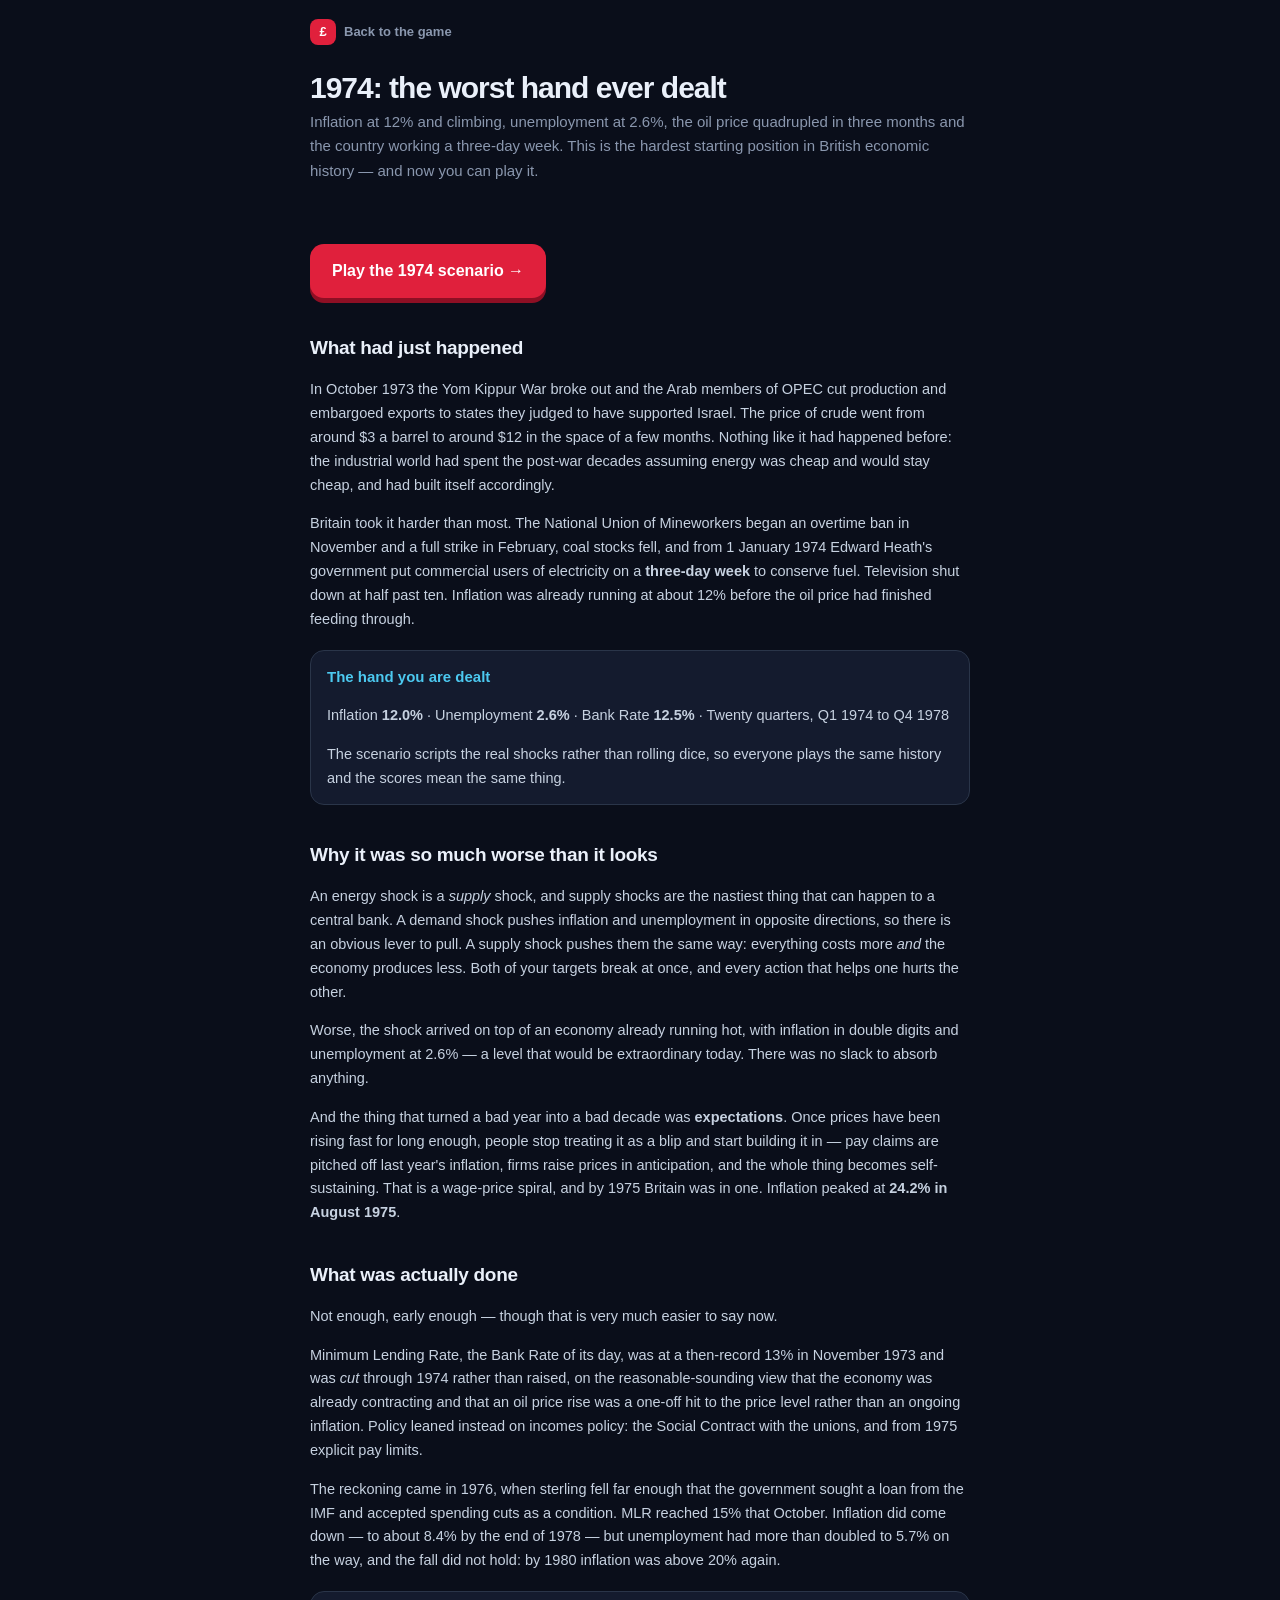
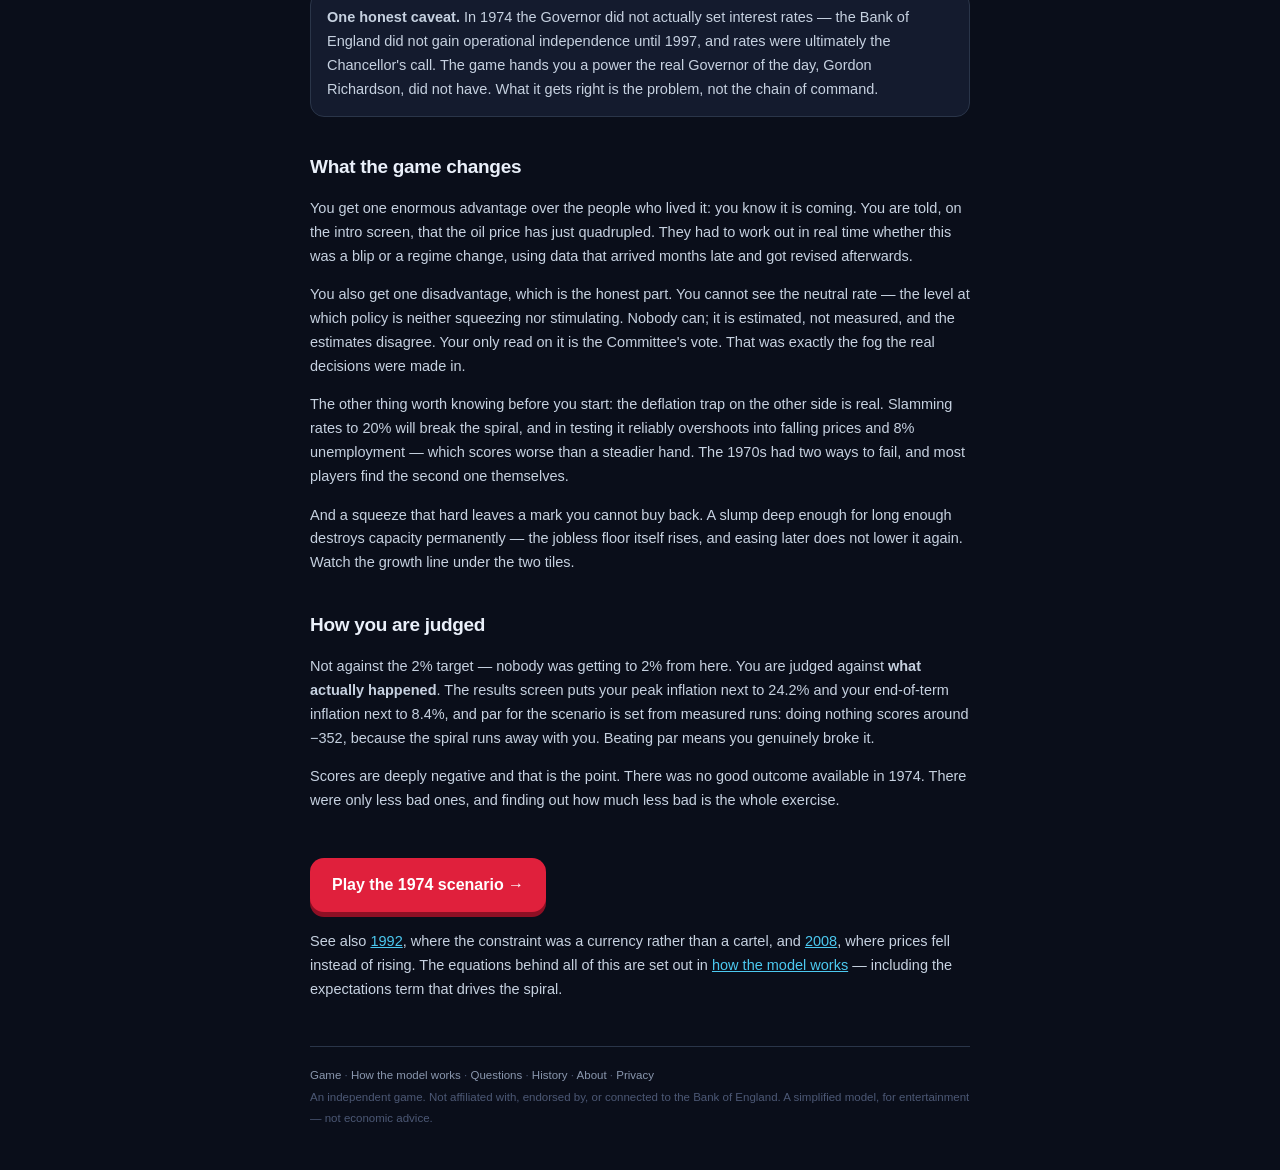
<file: scenario-1974.html>
<!DOCTYPE html>
<html lang="en-GB">
<head>
<meta charset="utf-8">
<meta name="viewport" content="width=device-width, initial-scale=1, viewport-fit=cover">
<title>1974: the worst hand ever dealt — Hold or Hike</title>
<meta name="description" content="The oil embargo quadrupled the price of crude, inflation reached 24.2% and the country worked a three-day week. Read what happened, then play the scenario yourself.">
<meta name="theme-color" content="#0A0E1A">
<link rel="icon" href="data:image/svg+xml,%3Csvg xmlns='http://www.w3.org/2000/svg' viewBox='0 0 64 64'%3E%3Crect width='64' height='64' rx='14' fill='%23E0203C'/%3E%3Ctext x='32' y='45' font-family='Georgia,serif' font-size='40' font-weight='bold' text-anchor='middle' fill='white'%3E%C2%A3%3C/text%3E%3C/svg%3E">
<script async src="https://pagead2.googlesyndication.com/pagead/js/adsbygoogle.js?client=ca-pub-8246785320309196" crossorigin="anonymous"></script>
<link rel="stylesheet" href="page.css">
</head>
<body>
<div class="wrap">
  <a class="back" href="index.html"><span class="crest">£</span> Back to the game</a>

  <h1>1974: the worst hand ever dealt</h1>
  <p class="lede">Inflation at 12% and climbing, unemployment at 2.6%, the oil price
    quadrupled in three months and the country working a three-day week. This is the
    hardest starting position in British economic history — and now you can play it.</p>

  <a class="play" href="index.html?scenario=1974">Play the 1974 scenario →</a>

  <h2>What had just happened</h2>
  <p>In October 1973 the Yom Kippur War broke out and the Arab members of OPEC cut
    production and embargoed exports to states they judged to have supported Israel. The
    price of crude went from around $3 a barrel to around $12 in the space of a few months.
    Nothing like it had happened before: the industrial world had spent the post-war
    decades assuming energy was cheap and would stay cheap, and had built itself
    accordingly.</p>
  <p>Britain took it harder than most. The National Union of Mineworkers began an overtime
    ban in November and a full strike in February, coal stocks fell, and from 1 January
    1974 Edward Heath's government put commercial users of electricity on a
    <strong>three-day week</strong> to conserve fuel. Television shut down at half past
    ten. Inflation was already running at about 12% before the oil price had finished
    feeding through.</p>

  <div class="box">
    <h3 style="margin-top:0">The hand you are dealt</h3>
    <p>Inflation <strong>12.0%</strong> · Unemployment <strong>2.6%</strong> ·
      Bank Rate <strong>12.5%</strong> · Twenty quarters, Q1 1974 to Q4 1978</p>
    <p>The scenario scripts the real shocks rather than rolling dice, so everyone plays
      the same history and the scores mean the same thing.</p>
  </div>

  <h2>Why it was so much worse than it looks</h2>
  <p>An energy shock is a <em>supply</em> shock, and supply shocks are the nastiest thing
    that can happen to a central bank. A demand shock pushes inflation and unemployment in
    opposite directions, so there is an obvious lever to pull. A supply shock pushes them
    the same way: everything costs more <em>and</em> the economy produces less. Both of your
    targets break at once, and every action that helps one hurts the other.</p>
  <p>Worse, the shock arrived on top of an economy already running hot, with inflation in
    double digits and unemployment at 2.6% — a level that would be extraordinary today.
    There was no slack to absorb anything.</p>
  <p>And the thing that turned a bad year into a bad decade was
    <strong>expectations</strong>. Once prices have been rising fast for long enough,
    people stop treating it as a blip and start building it in — pay claims are pitched off
    last year's inflation, firms raise prices in anticipation, and the whole thing becomes
    self-sustaining. That is a wage-price spiral, and by 1975 Britain was in one. Inflation
    peaked at <strong>24.2% in August 1975</strong>.</p>

  <h2>What was actually done</h2>
  <p>Not enough, early enough — though that is very much easier to say now.</p>
  <p>Minimum Lending Rate, the Bank Rate of its day, was at a then-record 13% in November
    1973 and was <em>cut</em> through 1974 rather than raised, on the reasonable-sounding
    view that the economy was already contracting and that an oil price rise was a one-off
    hit to the price level rather than an ongoing inflation. Policy leaned instead on
    incomes policy: the Social Contract with the unions, and from 1975 explicit pay
    limits.</p>
  <p>The reckoning came in 1976, when sterling fell far enough that the government sought a
    loan from the IMF and accepted spending cuts as a condition. MLR reached 15% that
    October. Inflation did come down — to about 8.4% by the end of 1978 — but unemployment
    had more than doubled to 5.7% on the way, and the fall did not hold: by 1980 inflation
    was above 20% again.</p>

  <div class="box">
    <p><strong>One honest caveat.</strong> In 1974 the Governor did not actually set
      interest rates — the Bank of England did not gain operational independence until
      1997, and rates were ultimately the Chancellor's call. The game hands you a power the
      real Governor of the day, Gordon Richardson, did not have. What it gets right is the
      problem, not the chain of command.</p>
  </div>

  <h2>What the game changes</h2>
  <p>You get one enormous advantage over the people who lived it: you know it is coming.
    You are told, on the intro screen, that the oil price has just quadrupled. They had to
    work out in real time whether this was a blip or a regime change, using data that
    arrived months late and got revised afterwards.</p>
  <p>You also get one disadvantage, which is the honest part. You cannot see the neutral
    rate — the level at which policy is neither squeezing nor stimulating. Nobody can; it
    is estimated, not measured, and the estimates disagree. Your only read on it is the
    Committee's vote. That was exactly the fog the real decisions were made in.</p>
  <p>The other thing worth knowing before you start: the deflation trap on the other side
    is real. Slamming rates to 20% will break the spiral, and in testing it reliably
    overshoots into falling prices and 8% unemployment — which scores worse than a steadier
    hand. The 1970s had two ways to fail, and most players find the second one themselves.</p>
  <p>And a squeeze that hard leaves a mark you cannot buy back. A slump deep enough for long
    enough destroys capacity permanently — the jobless floor itself rises, and easing later
    does not lower it again. Watch the growth line under the two tiles.</p>

  <h2>How you are judged</h2>
  <p>Not against the 2% target — nobody was getting to 2% from here. You are judged against
    <strong>what actually happened</strong>. The results screen puts your peak inflation
    next to 24.2% and your end-of-term inflation next to 8.4%, and par for the scenario is
    set from measured runs: doing nothing scores around −352, because the spiral runs away
    with you. Beating par means you genuinely broke it.</p>
  <p>Scores are deeply negative and that is the point. There was no good outcome available
    in 1974. There were only less bad ones, and finding out how much less bad is the whole
    exercise.</p>

  <a class="play" href="index.html?scenario=1974">Play the 1974 scenario →</a>

  <p style="margin-top:18px">See also <a href="scenario-1992.html">1992</a>, where the
    constraint was a currency rather than a cartel, and <a href="scenario-2008.html">2008</a>,
    where prices fell instead of rising. The equations behind all of this are set out in
    <a href="how-it-works.html">how the model works</a> — including the expectations term
    that drives the spiral.</p>

  <footer>
    <a href="index.html">Game</a> · <a href="how-it-works.html">How the model works</a> ·
    <a href="faq.html">Questions</a> · <a href="history.html">History</a> ·
    <a href="about.html">About</a> · <a href="privacy.html">Privacy</a><br>
    An independent game. Not affiliated with, endorsed by, or connected to the
    Bank of England. A simplified model, for entertainment — not economic advice.
  </footer>
</div>
</body>
</html>
</file>
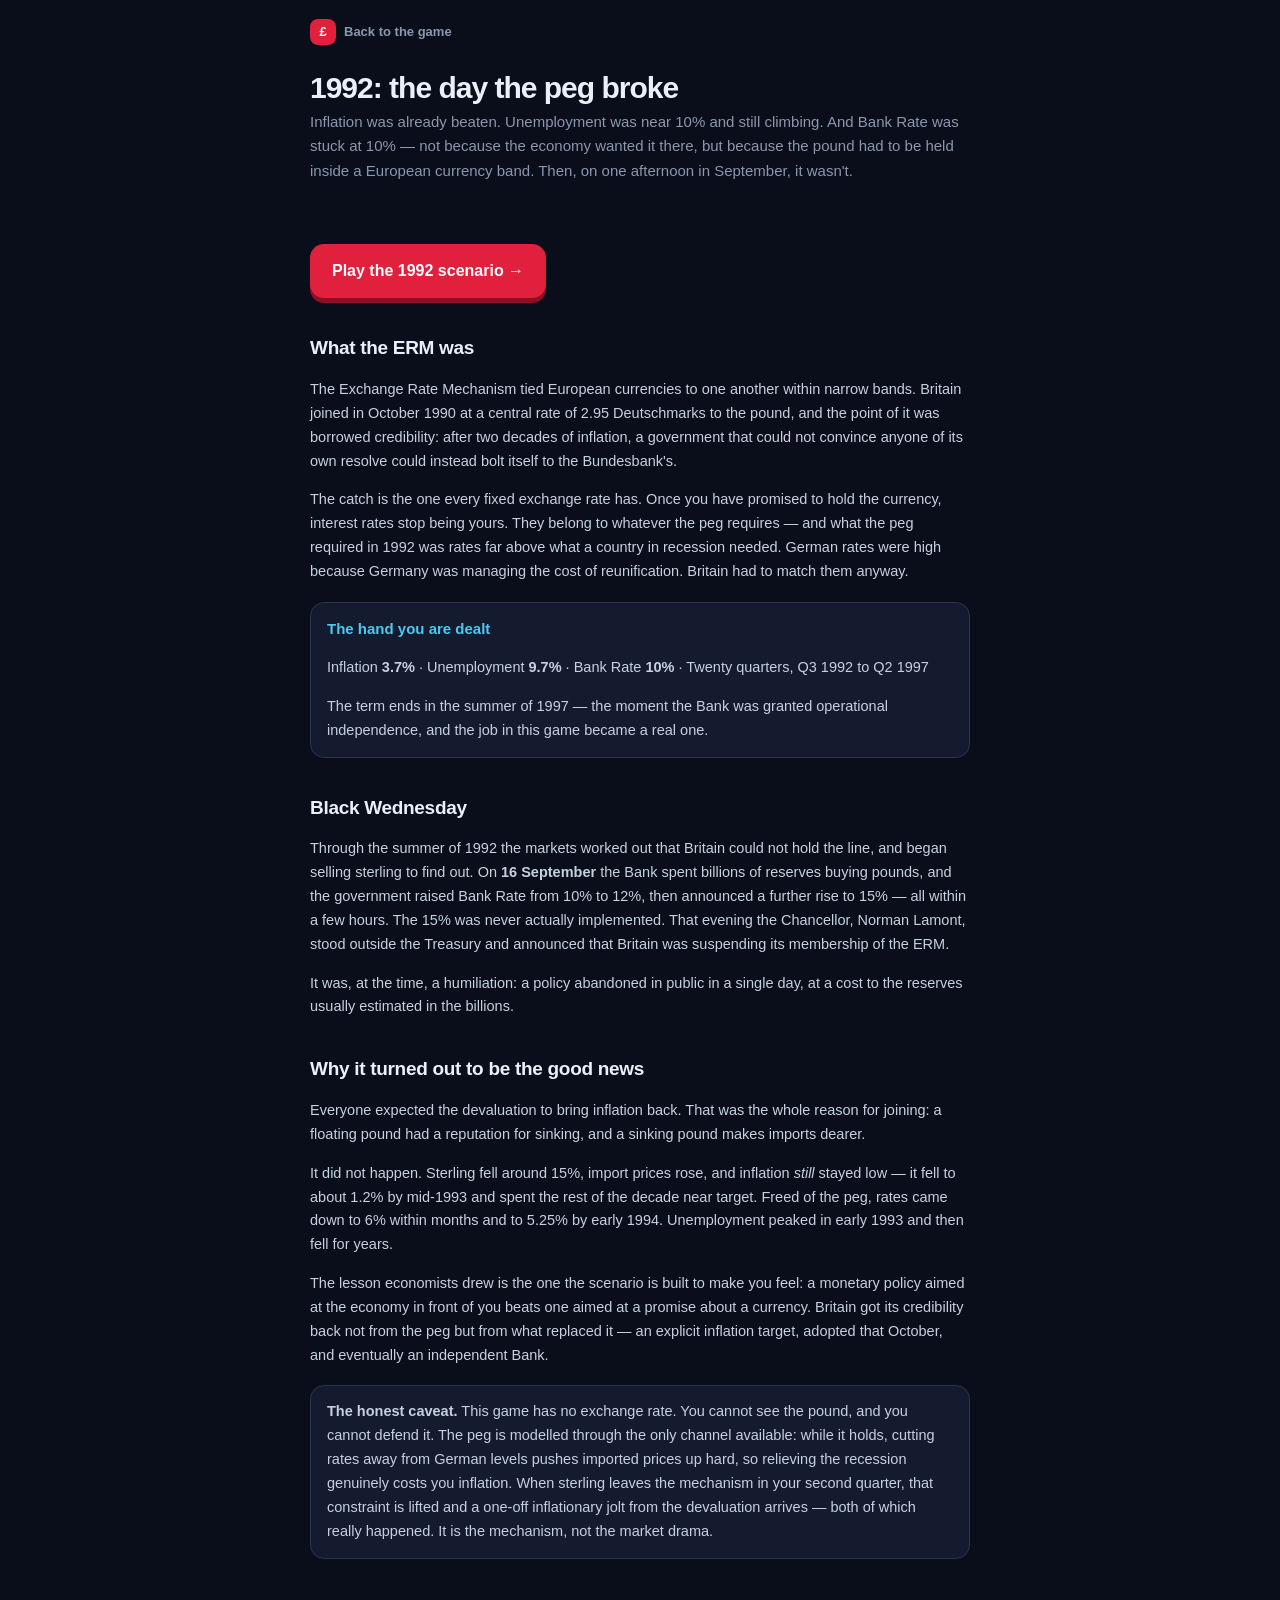
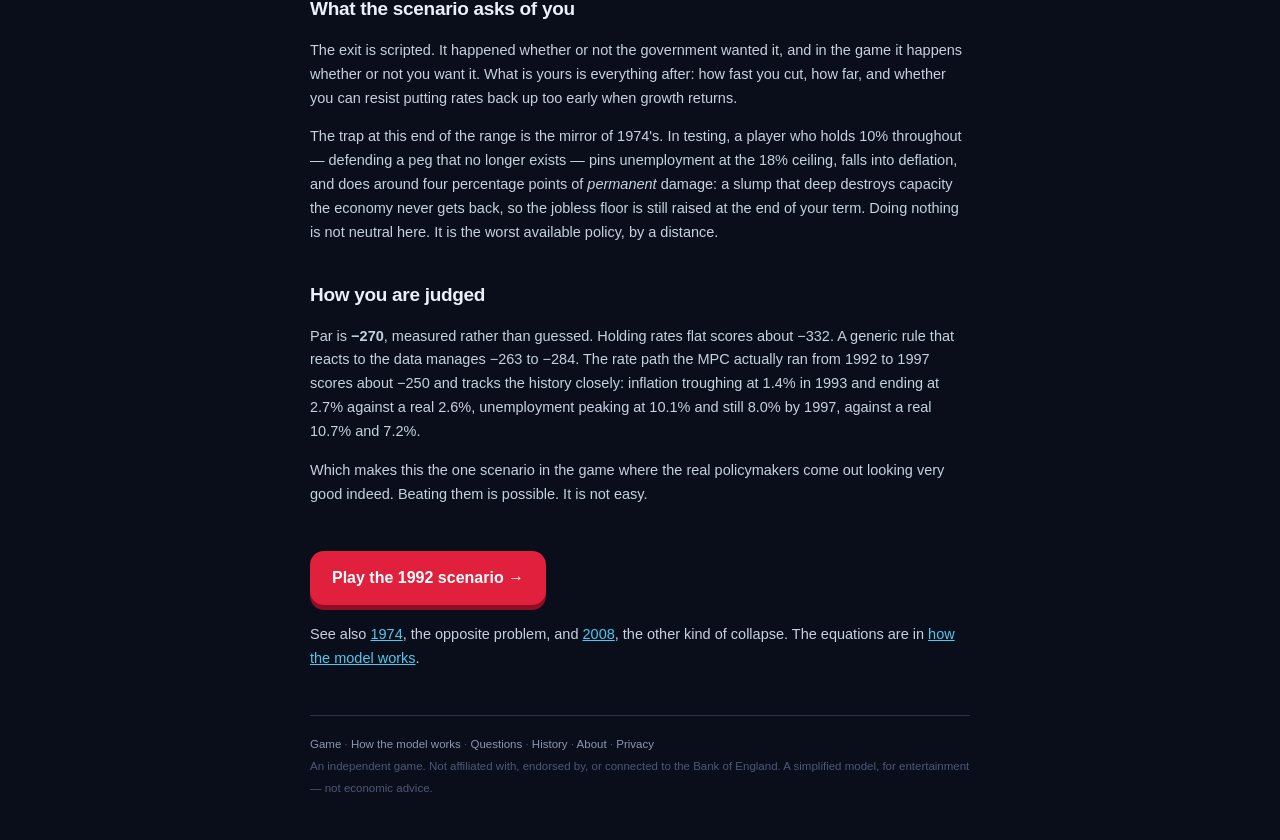
<file: scenario-1992.html>
<!DOCTYPE html>
<html lang="en-GB">
<head>
<meta charset="utf-8">
<meta name="viewport" content="width=device-width, initial-scale=1, viewport-fit=cover">
<title>1992: the day the peg broke — Hold or Hike</title>
<meta name="description" content="Black Wednesday, the ERM, and the interest rate that went to 12% and then 15% in a single afternoon. Read what happened, then play the scenario.">
<meta name="theme-color" content="#0A0E1A">
<link rel="icon" href="data:image/svg+xml,%3Csvg xmlns='http://www.w3.org/2000/svg' viewBox='0 0 64 64'%3E%3Crect width='64' height='64' rx='14' fill='%23E0203C'/%3E%3Ctext x='32' y='45' font-family='Georgia,serif' font-size='40' font-weight='bold' text-anchor='middle' fill='white'%3E%C2%A3%3C/text%3E%3C/svg%3E">
<script async src="https://pagead2.googlesyndication.com/pagead/js/adsbygoogle.js?client=ca-pub-8246785320309196" crossorigin="anonymous"></script>
<link rel="stylesheet" href="page.css">
</head>
<body>
<div class="wrap">
  <a class="back" href="index.html"><span class="crest">£</span> Back to the game</a>

  <h1>1992: the day the peg broke</h1>
  <p class="lede">Inflation was already beaten. Unemployment was near 10% and still climbing.
    And Bank Rate was stuck at 10% — not because the economy wanted it there, but because
    the pound had to be held inside a European currency band. Then, on one afternoon in
    September, it wasn't.</p>

  <a class="play" href="index.html?scenario=1992">Play the 1992 scenario →</a>

  <h2>What the ERM was</h2>
  <p>The Exchange Rate Mechanism tied European currencies to one another within narrow
    bands. Britain joined in October 1990 at a central rate of 2.95 Deutschmarks to the
    pound, and the point of it was borrowed credibility: after two decades of inflation, a
    government that could not convince anyone of its own resolve could instead bolt itself
    to the Bundesbank's.</p>
  <p>The catch is the one every fixed exchange rate has. Once you have promised to hold the
    currency, interest rates stop being yours. They belong to whatever the peg requires —
    and what the peg required in 1992 was rates far above what a country in recession
    needed. German rates were high because Germany was managing the cost of reunification.
    Britain had to match them anyway.</p>

  <div class="box">
    <h3 style="margin-top:0">The hand you are dealt</h3>
    <p>Inflation <strong>3.7%</strong> · Unemployment <strong>9.7%</strong> ·
      Bank Rate <strong>10%</strong> · Twenty quarters, Q3 1992 to Q2 1997</p>
    <p>The term ends in the summer of 1997 — the moment the Bank was granted operational
      independence, and the job in this game became a real one.</p>
  </div>

  <h2>Black Wednesday</h2>
  <p>Through the summer of 1992 the markets worked out that Britain could not hold the line,
    and began selling sterling to find out. On <strong>16 September</strong> the Bank spent
    billions of reserves buying pounds, and the government raised Bank Rate from 10% to 12%,
    then announced a further rise to 15% — all within a few hours. The 15% was never
    actually implemented. That evening the Chancellor, Norman Lamont, stood outside the
    Treasury and announced that Britain was suspending its membership of the ERM.</p>
  <p>It was, at the time, a humiliation: a policy abandoned in public in a single day, at a
    cost to the reserves usually estimated in the billions.</p>

  <h2>Why it turned out to be the good news</h2>
  <p>Everyone expected the devaluation to bring inflation back. That was the whole reason
    for joining: a floating pound had a reputation for sinking, and a sinking pound makes
    imports dearer.</p>
  <p>It did not happen. Sterling fell around 15%, import prices rose, and inflation
    <em>still</em> stayed low — it fell to about 1.2% by mid-1993 and spent the rest of the
    decade near target. Freed of the peg, rates came down to 6% within months and to 5.25%
    by early 1994. Unemployment peaked in early 1993 and then fell for years.</p>
  <p>The lesson economists drew is the one the scenario is built to make you feel: a
    monetary policy aimed at the economy in front of you beats one aimed at a promise about
    a currency. Britain got its credibility back not from the peg but from what replaced it
    — an explicit inflation target, adopted that October, and eventually an independent
    Bank.</p>

  <div class="box">
    <p><strong>The honest caveat.</strong> This game has no exchange rate. You cannot see
      the pound, and you cannot defend it. The peg is modelled through the only channel
      available: while it holds, cutting rates away from German levels pushes imported
      prices up hard, so relieving the recession genuinely costs you inflation. When
      sterling leaves the mechanism in your second quarter, that constraint is lifted and a
      one-off inflationary jolt from the devaluation arrives — both of which really
      happened. It is the mechanism, not the market drama.</p>
  </div>

  <h2>What the scenario asks of you</h2>
  <p>The exit is scripted. It happened whether or not the government wanted it, and in the
    game it happens whether or not you want it. What is yours is everything after: how fast
    you cut, how far, and whether you can resist putting rates back up too early when growth
    returns.</p>
  <p>The trap at this end of the range is the mirror of 1974's. In testing, a player who
    holds 10% throughout — defending a peg that no longer exists — pins unemployment at the
    18% ceiling, falls into deflation, and does around four percentage points of
    <em>permanent</em> damage: a slump that deep destroys capacity the economy never gets
    back, so the jobless floor is still raised at the end of your term. Doing nothing is not
    neutral here. It is the worst available policy, by a distance.</p>

  <h2>How you are judged</h2>
  <p>Par is <strong>−270</strong>, measured rather than guessed. Holding rates flat scores
    about −332. A generic rule that reacts to the data manages −263 to −284. The rate path
    the MPC actually ran from 1992 to 1997 scores about −250 and tracks the history
    closely: inflation troughing at 1.4% in 1993 and ending at 2.7% against a real 2.6%,
    unemployment peaking at 10.1% and still 8.0% by 1997, against a real 10.7% and 7.2%.</p>
  <p>Which makes this the one scenario in the game where the real policymakers come out
    looking very good indeed. Beating them is possible. It is not easy.</p>

  <a class="play" href="index.html?scenario=1992">Play the 1992 scenario →</a>

  <p style="margin-top:18px">See also <a href="scenario-1974.html">1974</a>, the opposite
    problem, and <a href="scenario-2008.html">2008</a>, the other kind of collapse. The
    equations are in <a href="how-it-works.html">how the model works</a>.</p>

  <footer>
    <a href="index.html">Game</a> · <a href="how-it-works.html">How the model works</a> ·
    <a href="faq.html">Questions</a> · <a href="history.html">History</a> ·
    <a href="about.html">About</a> · <a href="privacy.html">Privacy</a><br>
    An independent game. Not affiliated with, endorsed by, or connected to the
    Bank of England. A simplified model, for entertainment — not economic advice.
  </footer>
</div>
</body>
</html>
</file>
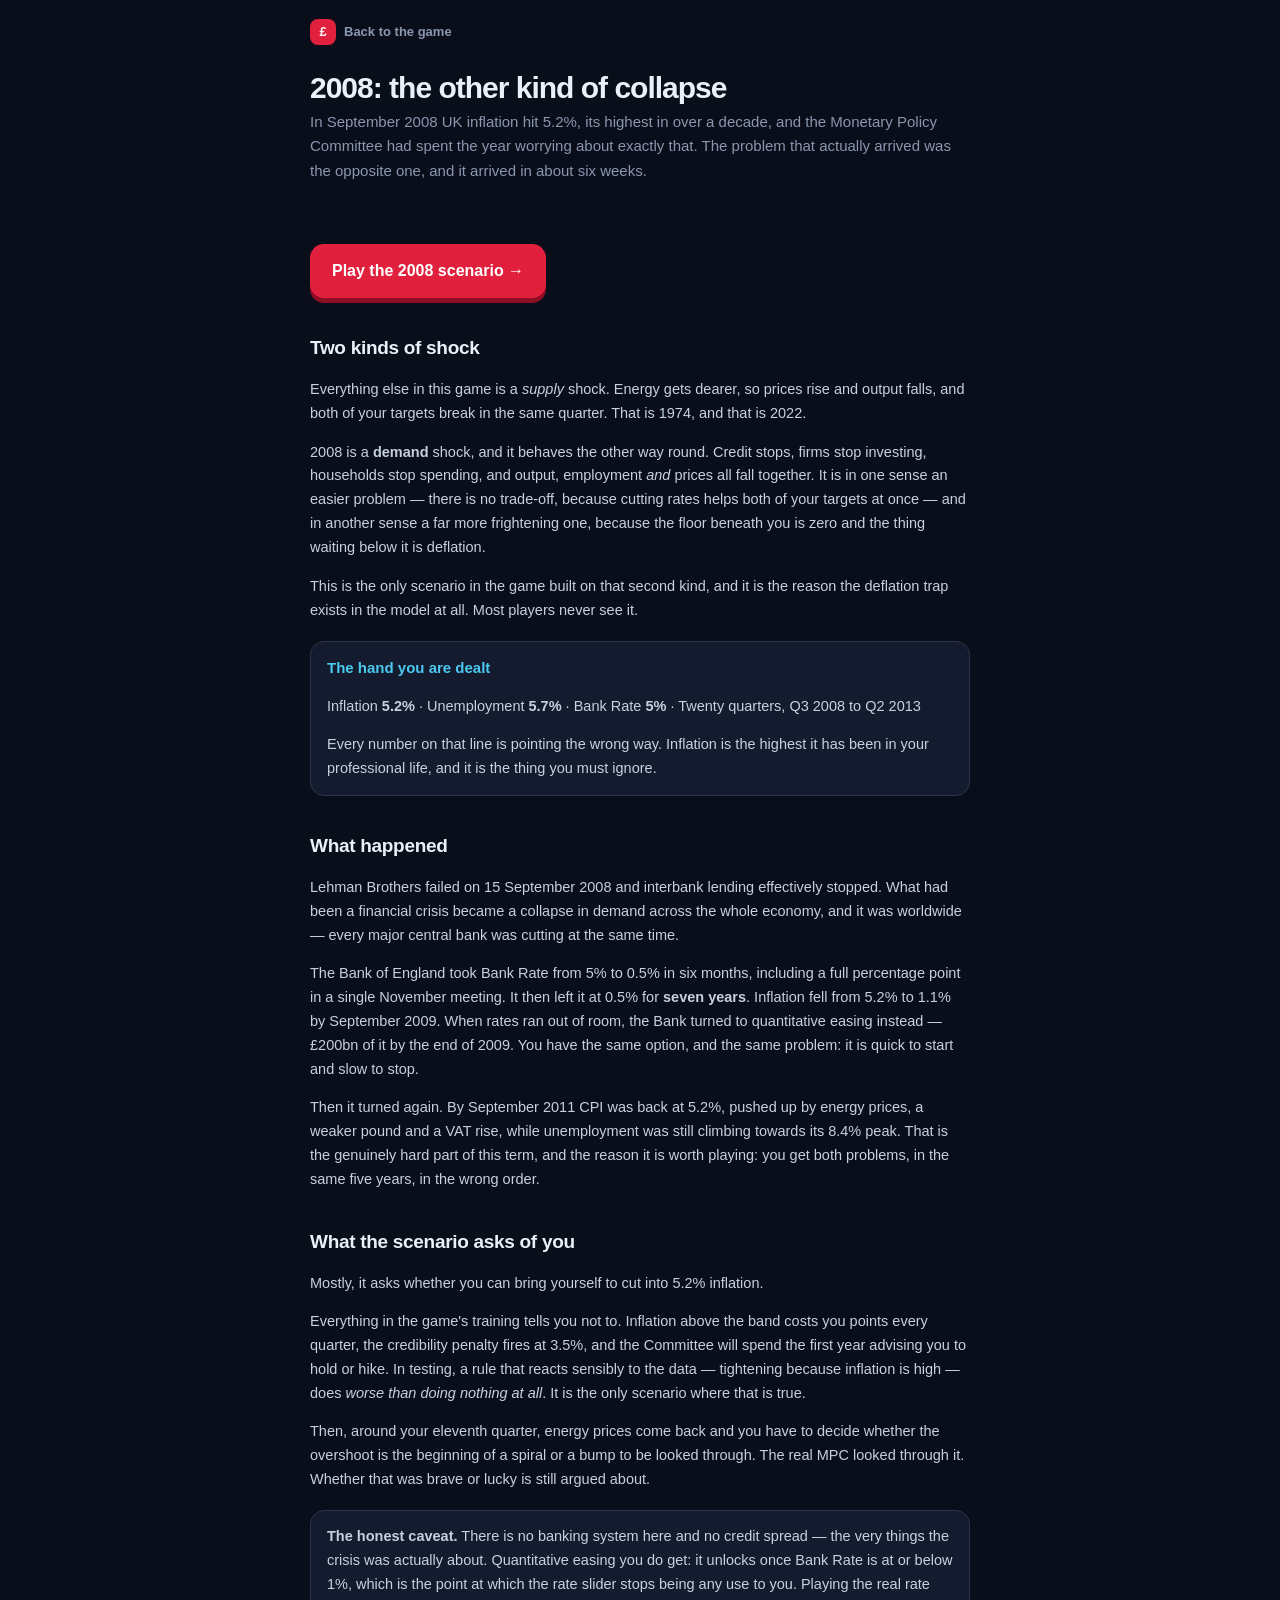
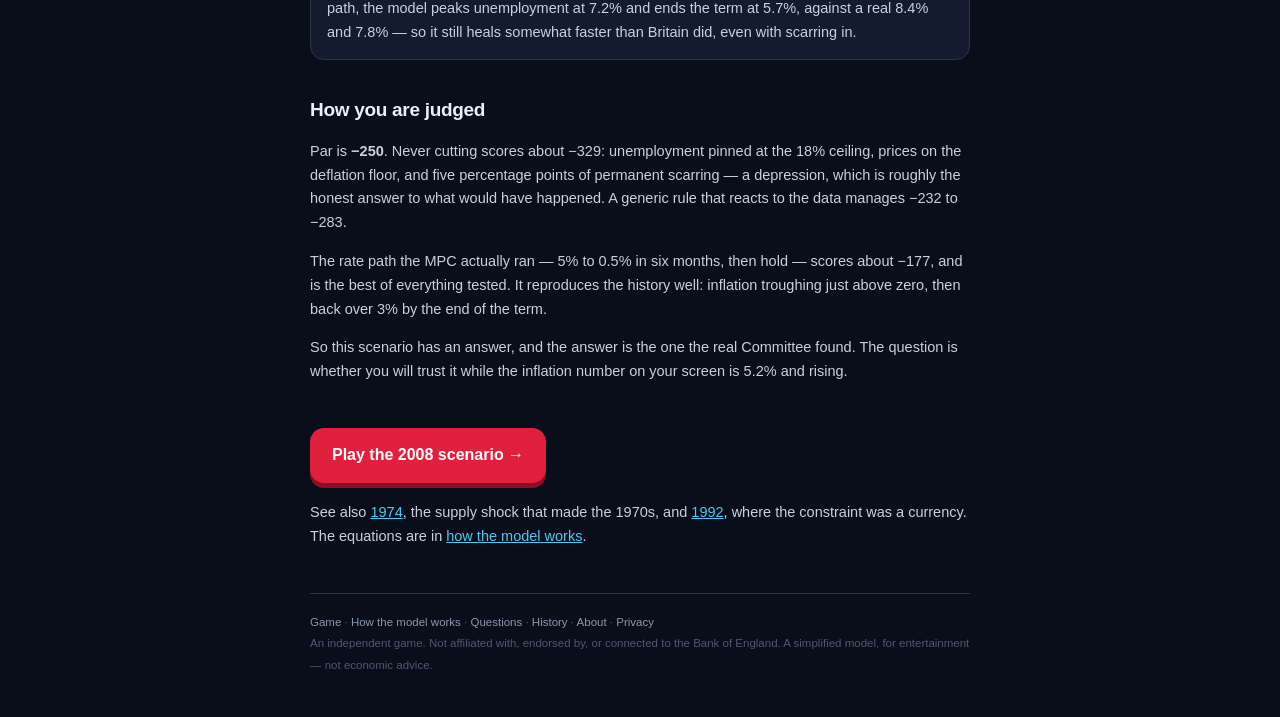
<file: scenario-2008.html>
<!DOCTYPE html>
<html lang="en-GB">
<head>
<meta charset="utf-8">
<meta name="viewport" content="width=device-width, initial-scale=1, viewport-fit=cover">
<title>2008: the other kind of collapse — Hold or Hike</title>
<meta name="description" content="Inflation was 5.2% and the Committee was worried about it. What arrived instead was a demand collapse, a 0.5% Bank Rate and seven years there. Read it, then play it.">
<meta name="theme-color" content="#0A0E1A">
<link rel="icon" href="data:image/svg+xml,%3Csvg xmlns='http://www.w3.org/2000/svg' viewBox='0 0 64 64'%3E%3Crect width='64' height='64' rx='14' fill='%23E0203C'/%3E%3Ctext x='32' y='45' font-family='Georgia,serif' font-size='40' font-weight='bold' text-anchor='middle' fill='white'%3E%C2%A3%3C/text%3E%3C/svg%3E">
<script async src="https://pagead2.googlesyndication.com/pagead/js/adsbygoogle.js?client=ca-pub-8246785320309196" crossorigin="anonymous"></script>
<link rel="stylesheet" href="page.css">
</head>
<body>
<div class="wrap">
  <a class="back" href="index.html"><span class="crest">£</span> Back to the game</a>

  <h1>2008: the other kind of collapse</h1>
  <p class="lede">In September 2008 UK inflation hit 5.2%, its highest in over a decade, and
    the Monetary Policy Committee had spent the year worrying about exactly that. The
    problem that actually arrived was the opposite one, and it arrived in about six weeks.</p>

  <a class="play" href="index.html?scenario=2008">Play the 2008 scenario →</a>

  <h2>Two kinds of shock</h2>
  <p>Everything else in this game is a <em>supply</em> shock. Energy gets dearer, so prices
    rise and output falls, and both of your targets break in the same quarter. That is 1974,
    and that is 2022.</p>
  <p>2008 is a <strong>demand</strong> shock, and it behaves the other way round. Credit
    stops, firms stop investing, households stop spending, and output, employment
    <em>and</em> prices all fall together. It is in one sense an easier problem — there is no
    trade-off, because cutting rates helps both of your targets at once — and in another
    sense a far more frightening one, because the floor beneath you is zero and the thing
    waiting below it is deflation.</p>
  <p>This is the only scenario in the game built on that second kind, and it is the reason
    the deflation trap exists in the model at all. Most players never see it.</p>

  <div class="box">
    <h3 style="margin-top:0">The hand you are dealt</h3>
    <p>Inflation <strong>5.2%</strong> · Unemployment <strong>5.7%</strong> ·
      Bank Rate <strong>5%</strong> · Twenty quarters, Q3 2008 to Q2 2013</p>
    <p>Every number on that line is pointing the wrong way. Inflation is the highest it has
      been in your professional life, and it is the thing you must ignore.</p>
  </div>

  <h2>What happened</h2>
  <p>Lehman Brothers failed on 15 September 2008 and interbank lending effectively stopped.
    What had been a financial crisis became a collapse in demand across the whole economy,
    and it was worldwide — every major central bank was cutting at the same time.</p>
  <p>The Bank of England took Bank Rate from 5% to 0.5% in six months, including a full
    percentage point in a single November meeting. It then left it at 0.5% for
    <strong>seven years</strong>. Inflation fell from 5.2% to 1.1% by September 2009. When
    rates ran out of room, the Bank turned to quantitative easing instead — £200bn of it by
    the end of 2009. You have the same option, and the same problem: it is quick to start
    and slow to stop.</p>
  <p>Then it turned again. By September 2011 CPI was back at 5.2%, pushed up by energy
    prices, a weaker pound and a VAT rise, while unemployment was still climbing towards its
    8.4% peak. That is the genuinely hard part of this term, and the reason it is worth
    playing: you get both problems, in the same five years, in the wrong order.</p>

  <h2>What the scenario asks of you</h2>
  <p>Mostly, it asks whether you can bring yourself to cut into 5.2% inflation.</p>
  <p>Everything in the game's training tells you not to. Inflation above the band costs you
    points every quarter, the credibility penalty fires at 3.5%, and the Committee will spend
    the first year advising you to hold or hike. In testing, a rule that reacts sensibly to
    the data — tightening because inflation is high — does <em>worse than doing nothing at
    all</em>. It is the only scenario where that is true.</p>
  <p>Then, around your eleventh quarter, energy prices come back and you have to decide
    whether the overshoot is the beginning of a spiral or a bump to be looked through. The
    real MPC looked through it. Whether that was brave or lucky is still argued about.</p>

  <div class="box">
    <p><strong>The honest caveat.</strong> There is no banking system here and no credit
      spread — the very things the crisis was actually about. Quantitative easing you do
      get: it unlocks once Bank Rate is at or below 1%, which is the point at which the
      rate slider stops being any use to you. Playing the real rate path, the model peaks unemployment at 7.2% and
      ends the term at 5.7%, against a real 8.4% and 7.8% — so it still heals somewhat
      faster than Britain did, even with scarring in.</p>
  </div>

  <h2>How you are judged</h2>
  <p>Par is <strong>−250</strong>. Never cutting scores about −329: unemployment pinned at
    the 18% ceiling, prices on the deflation floor, and five percentage points of permanent
    scarring — a depression, which is roughly the honest answer to what would have happened.
    A generic rule that reacts to the data manages −232 to −283.</p>
  <p>The rate path the MPC actually ran — 5% to 0.5% in six months, then hold — scores about
    −177, and is the best of everything tested. It reproduces the history well: inflation
    troughing just above zero, then back over 3% by the end of the term.</p>
  <p>So this scenario has an answer, and the answer is the one the real Committee found. The
    question is whether you will trust it while the inflation number on your screen is 5.2%
    and rising.</p>

  <a class="play" href="index.html?scenario=2008">Play the 2008 scenario →</a>

  <p style="margin-top:18px">See also <a href="scenario-1974.html">1974</a>, the supply shock
    that made the 1970s, and <a href="scenario-1992.html">1992</a>, where the constraint was
    a currency. The equations are in <a href="how-it-works.html">how the model works</a>.</p>

  <footer>
    <a href="index.html">Game</a> · <a href="how-it-works.html">How the model works</a> ·
    <a href="faq.html">Questions</a> · <a href="history.html">History</a> ·
    <a href="about.html">About</a> · <a href="privacy.html">Privacy</a><br>
    An independent game. Not affiliated with, endorsed by, or connected to the
    Bank of England. A simplified model, for entertainment — not economic advice.
  </footer>
</div>
</body>
</html>
</file>
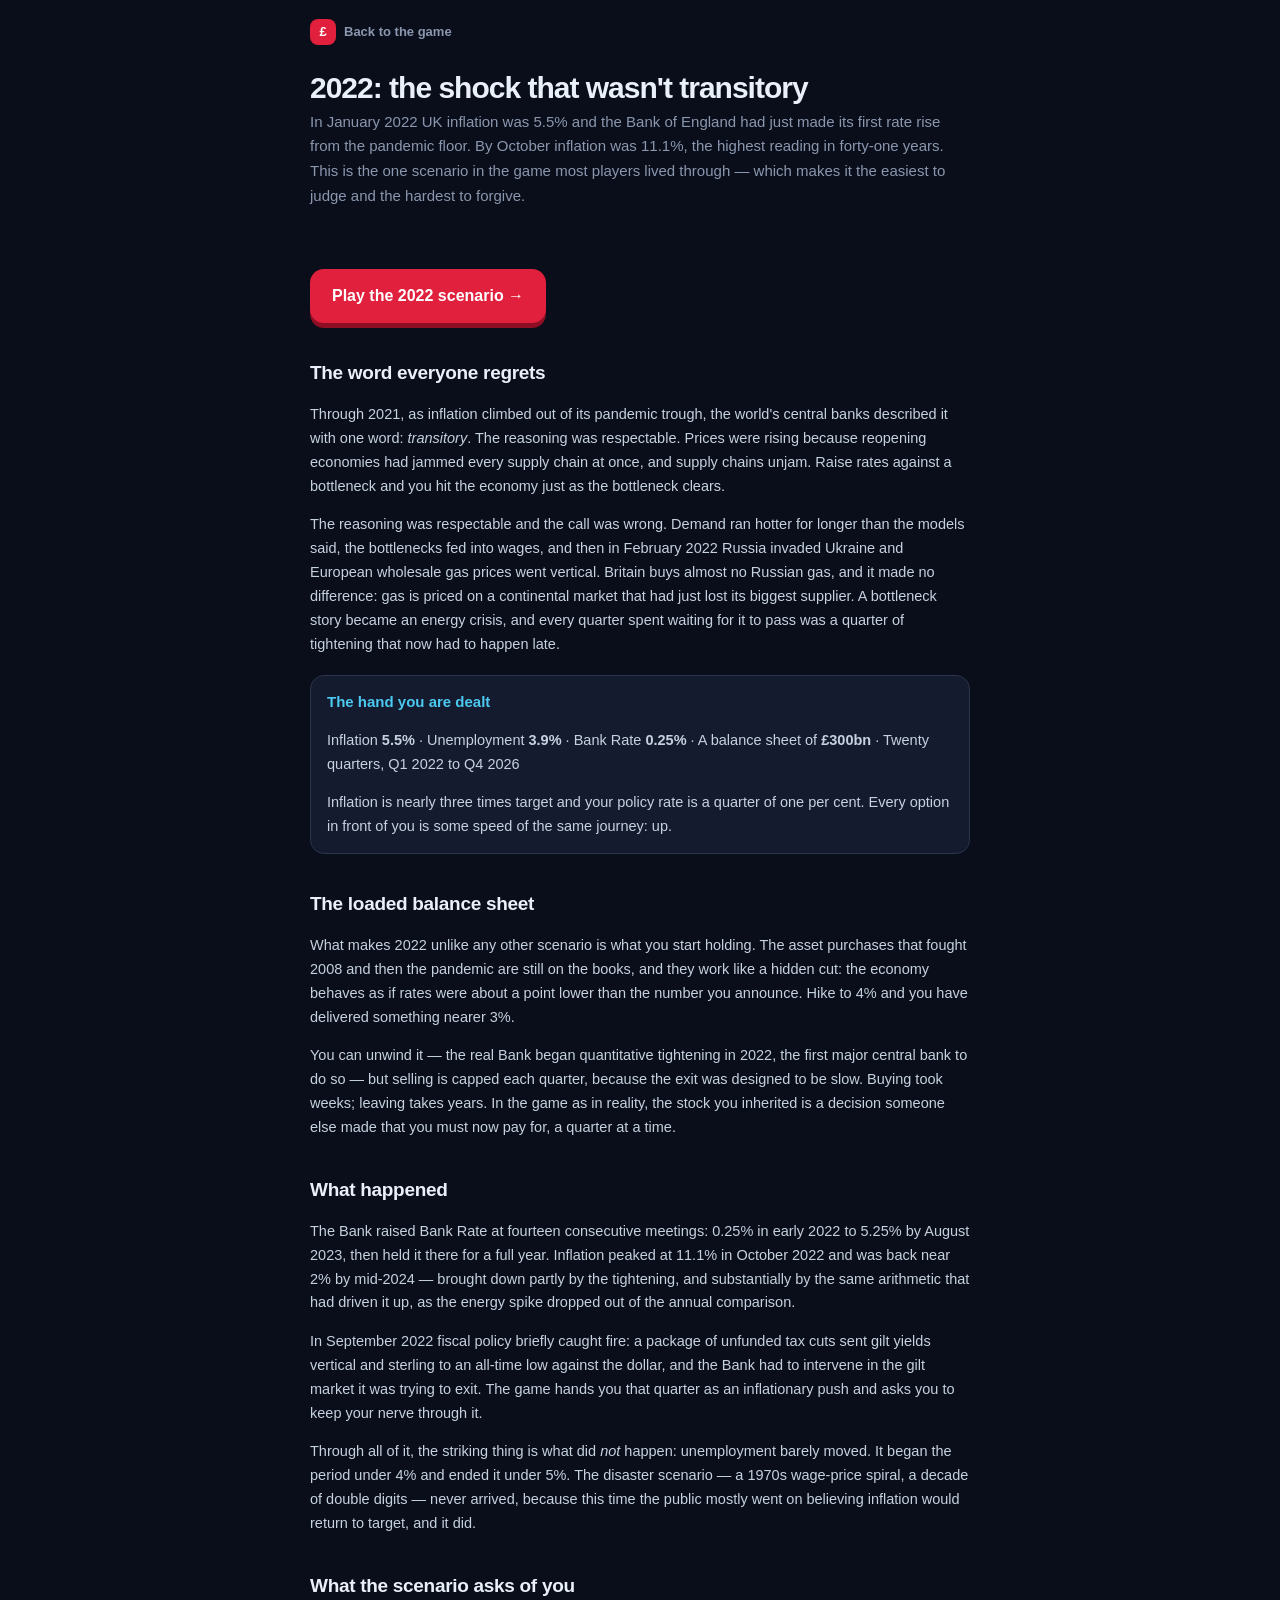
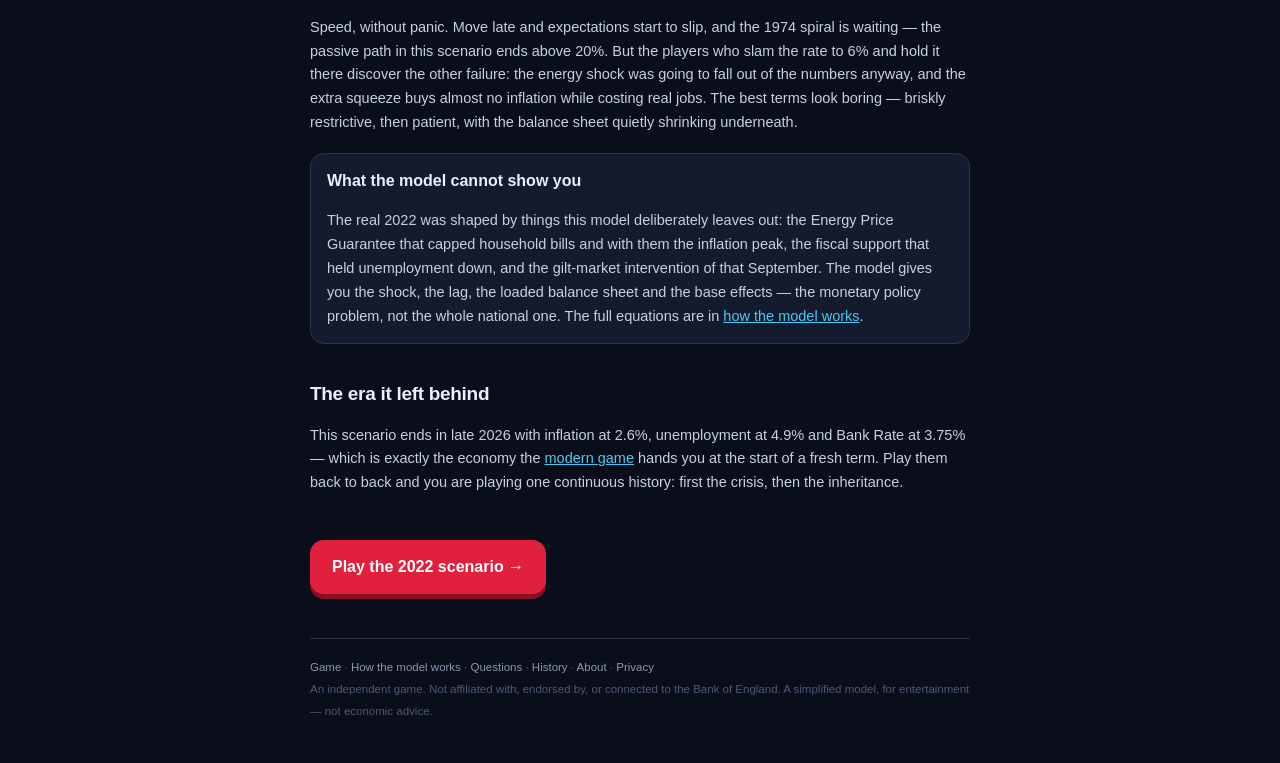
<file: scenario-2022.html>
<!DOCTYPE html>
<html lang="en-GB">
<head>
<meta charset="utf-8">
<meta name="viewport" content="width=device-width, initial-scale=1, viewport-fit=cover">
<title>2022: the shock that wasn't transitory — Hold or Hike</title>
<meta name="description" content="Inflation hit 11.1%, the highest in forty-one years, while Bank Rate started at 0.25% with the pandemic's asset purchases still on the books. The 2022 story, and the chance to play it yourself.">
<meta name="theme-color" content="#0A0E1A">
<link rel="icon" href="data:image/svg+xml,%3Csvg xmlns='http://www.w3.org/2000/svg' viewBox='0 0 64 64'%3E%3Crect width='64' height='64' rx='14' fill='%23E0203C'/%3E%3Ctext x='32' y='45' font-family='Georgia,serif' font-size='40' font-weight='bold' text-anchor='middle' fill='white'%3E%C2%A3%3C/text%3E%3C/svg%3E">
<script async src="https://pagead2.googlesyndication.com/pagead/js/adsbygoogle.js?client=ca-pub-8246785320309196" crossorigin="anonymous"></script>
<link rel="stylesheet" href="page.css">
</head>
<body>
<div class="wrap">
  <a class="back" href="index.html"><span class="crest">£</span> Back to the game</a>

  <h1>2022: the shock that wasn't transitory</h1>
  <p class="lede">In January 2022 UK inflation was 5.5% and the Bank of England had just made
    its first rate rise from the pandemic floor. By October inflation was 11.1%, the highest
    reading in forty-one years. This is the one scenario in the game most players lived
    through — which makes it the easiest to judge and the hardest to forgive.</p>

  <a class="play" href="index.html?scenario=2022">Play the 2022 scenario →</a>

  <h2>The word everyone regrets</h2>
  <p>Through 2021, as inflation climbed out of its pandemic trough, the world's central banks
    described it with one word: <em>transitory</em>. The reasoning was respectable. Prices
    were rising because reopening economies had jammed every supply chain at once, and supply
    chains unjam. Raise rates against a bottleneck and you hit the economy just as the
    bottleneck clears.</p>
  <p>The reasoning was respectable and the call was wrong. Demand ran hotter for longer than
    the models said, the bottlenecks fed into wages, and then in February 2022 Russia invaded
    Ukraine and European wholesale gas prices went vertical. Britain buys almost no Russian
    gas, and it made no difference: gas is priced on a continental market that had just lost
    its biggest supplier. A bottleneck story became an energy crisis, and every quarter spent
    waiting for it to pass was a quarter of tightening that now had to happen late.</p>

  <div class="box">
    <h3 style="margin-top:0">The hand you are dealt</h3>
    <p>Inflation <strong>5.5%</strong> · Unemployment <strong>3.9%</strong> ·
      Bank Rate <strong>0.25%</strong> · A balance sheet of <strong>£300bn</strong> ·
      Twenty quarters, Q1 2022 to Q4 2026</p>
    <p>Inflation is nearly three times target and your policy rate is a quarter of one per
      cent. Every option in front of you is some speed of the same journey: up.</p>
  </div>

  <h2>The loaded balance sheet</h2>
  <p>What makes 2022 unlike any other scenario is what you start holding. The asset
    purchases that fought 2008 and then the pandemic are still on the books, and they work
    like a hidden cut: the economy behaves as if rates were about a point lower than the
    number you announce. Hike to 4% and you have delivered something nearer 3%.</p>
  <p>You can unwind it — the real Bank began quantitative tightening in 2022, the first
    major central bank to do so — but selling is capped each quarter, because the exit was
    designed to be slow. Buying took weeks; leaving takes years. In the game as in reality,
    the stock you inherited is a decision someone else made that you must now pay for, a
    quarter at a time.</p>

  <h2>What happened</h2>
  <p>The Bank raised Bank Rate at fourteen consecutive meetings: 0.25% in early 2022 to
    5.25% by August 2023, then held it there for a full year. Inflation peaked at 11.1% in
    October 2022 and was back near 2% by mid-2024 — brought down partly by the tightening,
    and substantially by the same arithmetic that had driven it up, as the energy spike
    dropped out of the annual comparison.</p>
  <p>In September 2022 fiscal policy briefly caught fire: a package of unfunded tax cuts
    sent gilt yields vertical and sterling to an all-time low against the dollar, and the
    Bank had to intervene in the gilt market it was trying to exit. The game hands you that
    quarter as an inflationary push and asks you to keep your nerve through it.</p>
  <p>Through all of it, the striking thing is what did <em>not</em> happen: unemployment
    barely moved. It began the period under 4% and ended it under 5%. The disaster scenario
    — a 1970s wage-price spiral, a decade of double digits — never arrived, because this
    time the public mostly went on believing inflation would return to target, and it did.</p>

  <h2>What the scenario asks of you</h2>
  <p>Speed, without panic. Move late and expectations start to slip, and the 1974 spiral is
    waiting — the passive path in this scenario ends above 20%. But the players who slam the
    rate to 6% and hold it there discover the other failure: the energy shock was going to
    fall out of the numbers anyway, and the extra squeeze buys almost no inflation while
    costing real jobs. The best terms look boring — briskly restrictive, then patient, with
    the balance sheet quietly shrinking underneath.</p>

  <div class="box">
    <b>What the model cannot show you</b>
    <p>The real 2022 was shaped by things this model deliberately leaves out: the Energy
    Price Guarantee that capped household bills and with them the inflation peak, the fiscal
    support that held unemployment down, and the gilt-market intervention of that September.
    The model gives you the shock, the lag, the loaded balance sheet and the base effects —
    the monetary policy problem, not the whole national one. The full equations are in
    <a href="how-it-works.html">how the model works</a>.</p>
  </div>

  <h2>The era it left behind</h2>
  <p>This scenario ends in late 2026 with inflation at 2.6%, unemployment at 4.9% and Bank
    Rate at 3.75% — which is exactly the economy the <a href="index.html">modern game</a>
    hands you at the start of a fresh term. Play them back to back and you are playing one
    continuous history: first the crisis, then the inheritance.</p>

  <a class="play" href="index.html?scenario=2022">Play the 2022 scenario →</a>

  <footer>
    <a href="index.html">Game</a> · <a href="how-it-works.html">How the model works</a> ·
    <a href="faq.html">Questions</a> · <a href="history.html">History</a> ·
    <a href="about.html">About</a> · <a href="privacy.html">Privacy</a><br>
    An independent game. Not affiliated with, endorsed by, or connected to the
    Bank of England. A simplified model, for entertainment — not economic advice.
  </footer>
</div>
</body>
</html>
</file>
<file: page.css>
/* Shared styling for the written pages. The game itself stays a single
   self-contained file; only these supporting pages load this. */
:root{
  --bg:#0A0E1A; --panel:#141B2E; --raised:#1D2739; --line:#2A3549;
  --ink:#EAF0FA; --muted:#8A97AE; --good:#3DDC97; --infl:#4CC9F0; --cta:#E0203C;
}
*{box-sizing:border-box}
html,body{margin:0;padding:0}
body{
  background:var(--bg); color:var(--ink);
  font:16px/1.65 -apple-system,BlinkMacSystemFont,"Segoe UI",Roboto,Helvetica,Arial,sans-serif;
  -webkit-text-size-adjust:100%;
  padding:calc(env(safe-area-inset-top) + 18px) 18px calc(env(safe-area-inset-bottom) + 40px);
}
.wrap{max-width:660px;margin:0 auto}
.back{display:inline-flex;align-items:center;gap:8px;font-size:13px;font-weight:700;
  color:var(--muted);text-decoration:none;margin-bottom:26px}
.back:hover{color:var(--ink)}
.crest{width:26px;height:26px;border-radius:8px;background:var(--cta);color:#fff;
  display:grid;place-items:center;font-weight:900;font-size:13px}
h1{font-size:30px;line-height:1.1;letter-spacing:-1px;margin:0 0 6px;text-wrap:balance}
.lede{color:var(--muted);font-size:15px;margin:0 0 30px}
h2{font-size:19px;letter-spacing:-.3px;margin:34px 0 10px}
h3{font-size:15px;margin:22px 0 6px;color:var(--infl)}
p,li{color:#C6D1E0;font-size:14.5px}
a{color:var(--infl)}
ul{padding-left:20px}
code{background:var(--raised);border:1px solid var(--line);border-radius:5px;
  padding:1px 5px;font-size:13px;font-family:ui-monospace,SFMono-Regular,Menlo,monospace;color:var(--ink)}
.box{background:var(--panel);border:1px solid var(--line);border-radius:14px;padding:14px 16px;margin:18px 0}
.box p:last-child{margin-bottom:0}
.box p:first-child{margin-top:0}
table{width:100%;border-collapse:collapse;margin:16px 0;font-size:13.5px;display:block;overflow-x:auto}
th,td{text-align:left;padding:8px 10px;border-bottom:1px solid var(--line);white-space:nowrap}
th{color:var(--muted);font-size:11px;text-transform:uppercase;letter-spacing:1px;font-weight:800}
/* Unfilled placeholder: loud on purpose, so it cannot be published unnoticed. */
.todo{background:rgba(255,193,69,.18);color:#FFC145;border-bottom:2px dotted #FFC145;
  padding:1px 5px;border-radius:4px;font-weight:700}

.play{display:inline-block;margin-top:30px;background:var(--cta);color:#fff;font-weight:900;
  text-decoration:none;padding:14px 22px;border-radius:14px;box-shadow:0 5px 0 #8E0F24}
footer{margin-top:44px;padding-top:18px;border-top:1px solid var(--line);
  font-size:11.5px;color:#4C5875;line-height:1.9}
footer a{color:var(--muted);text-decoration:none}
footer a:hover{color:var(--ink)}
</file>
